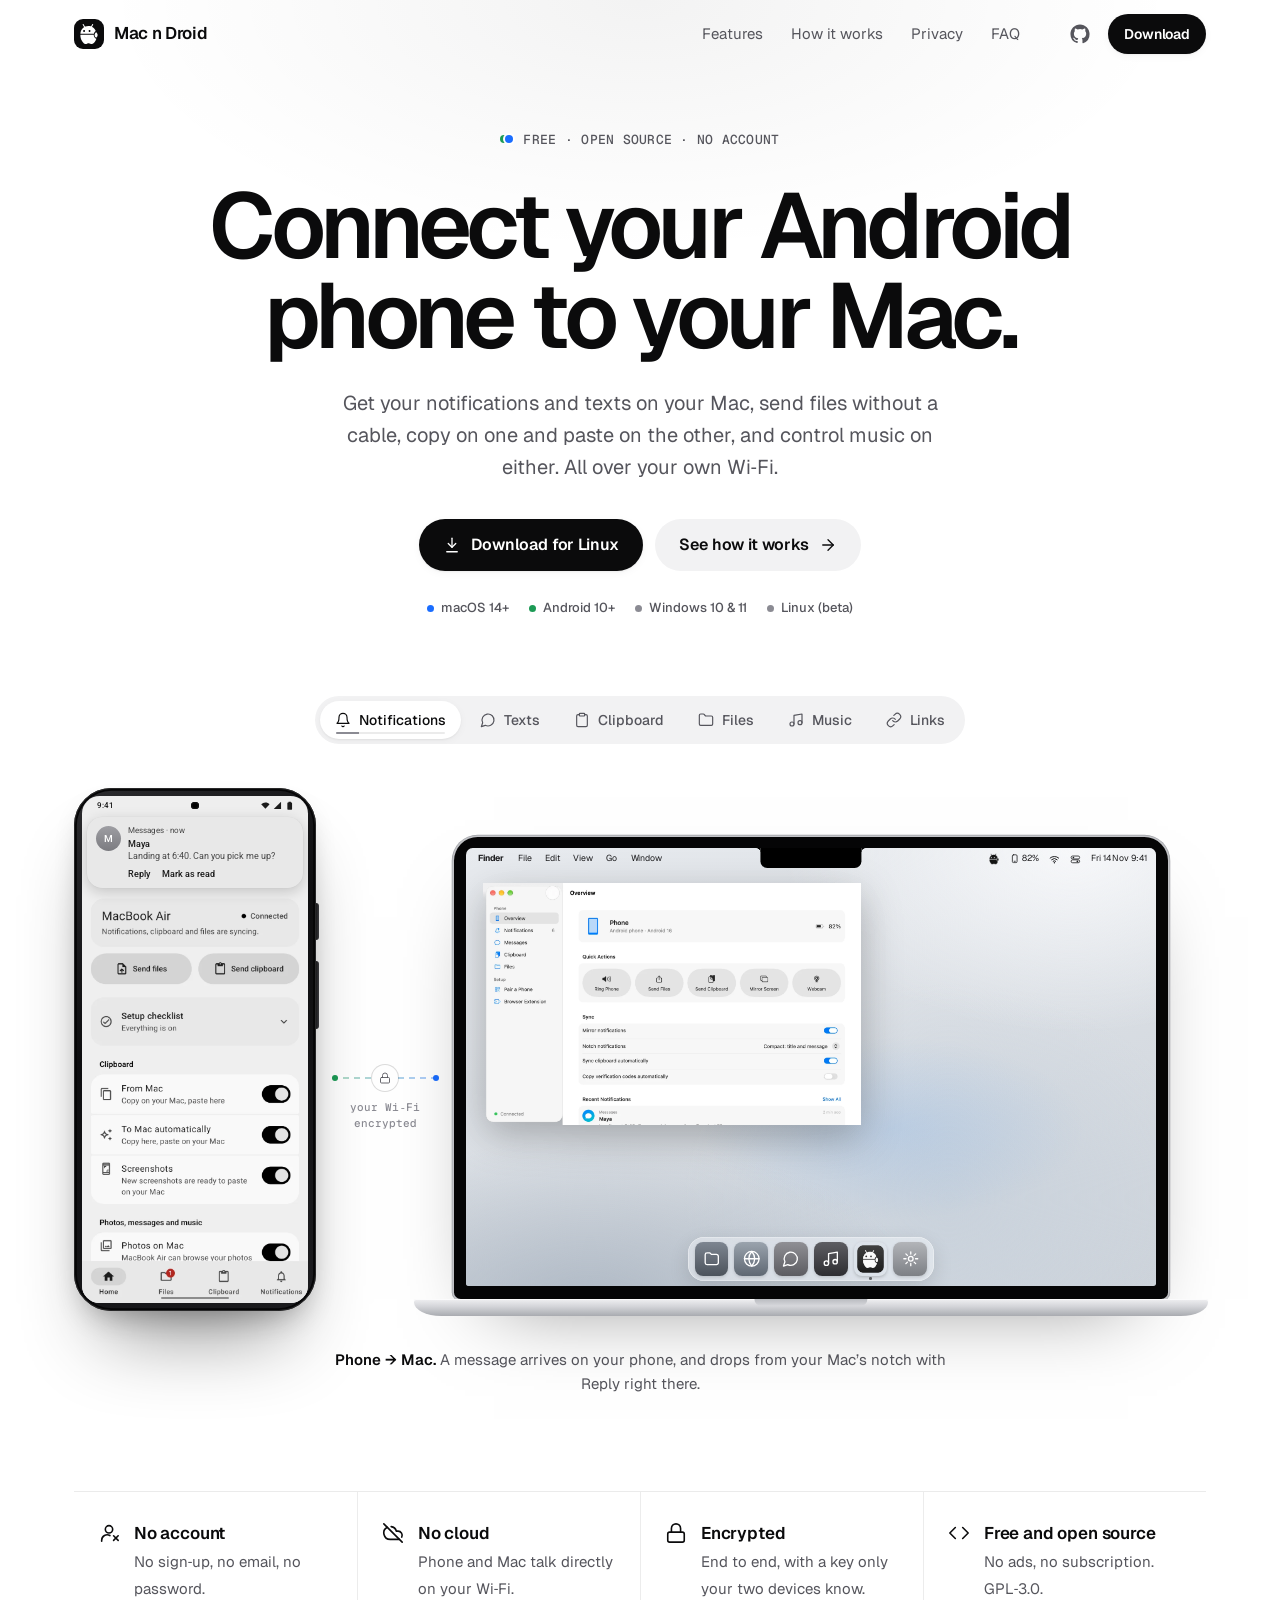
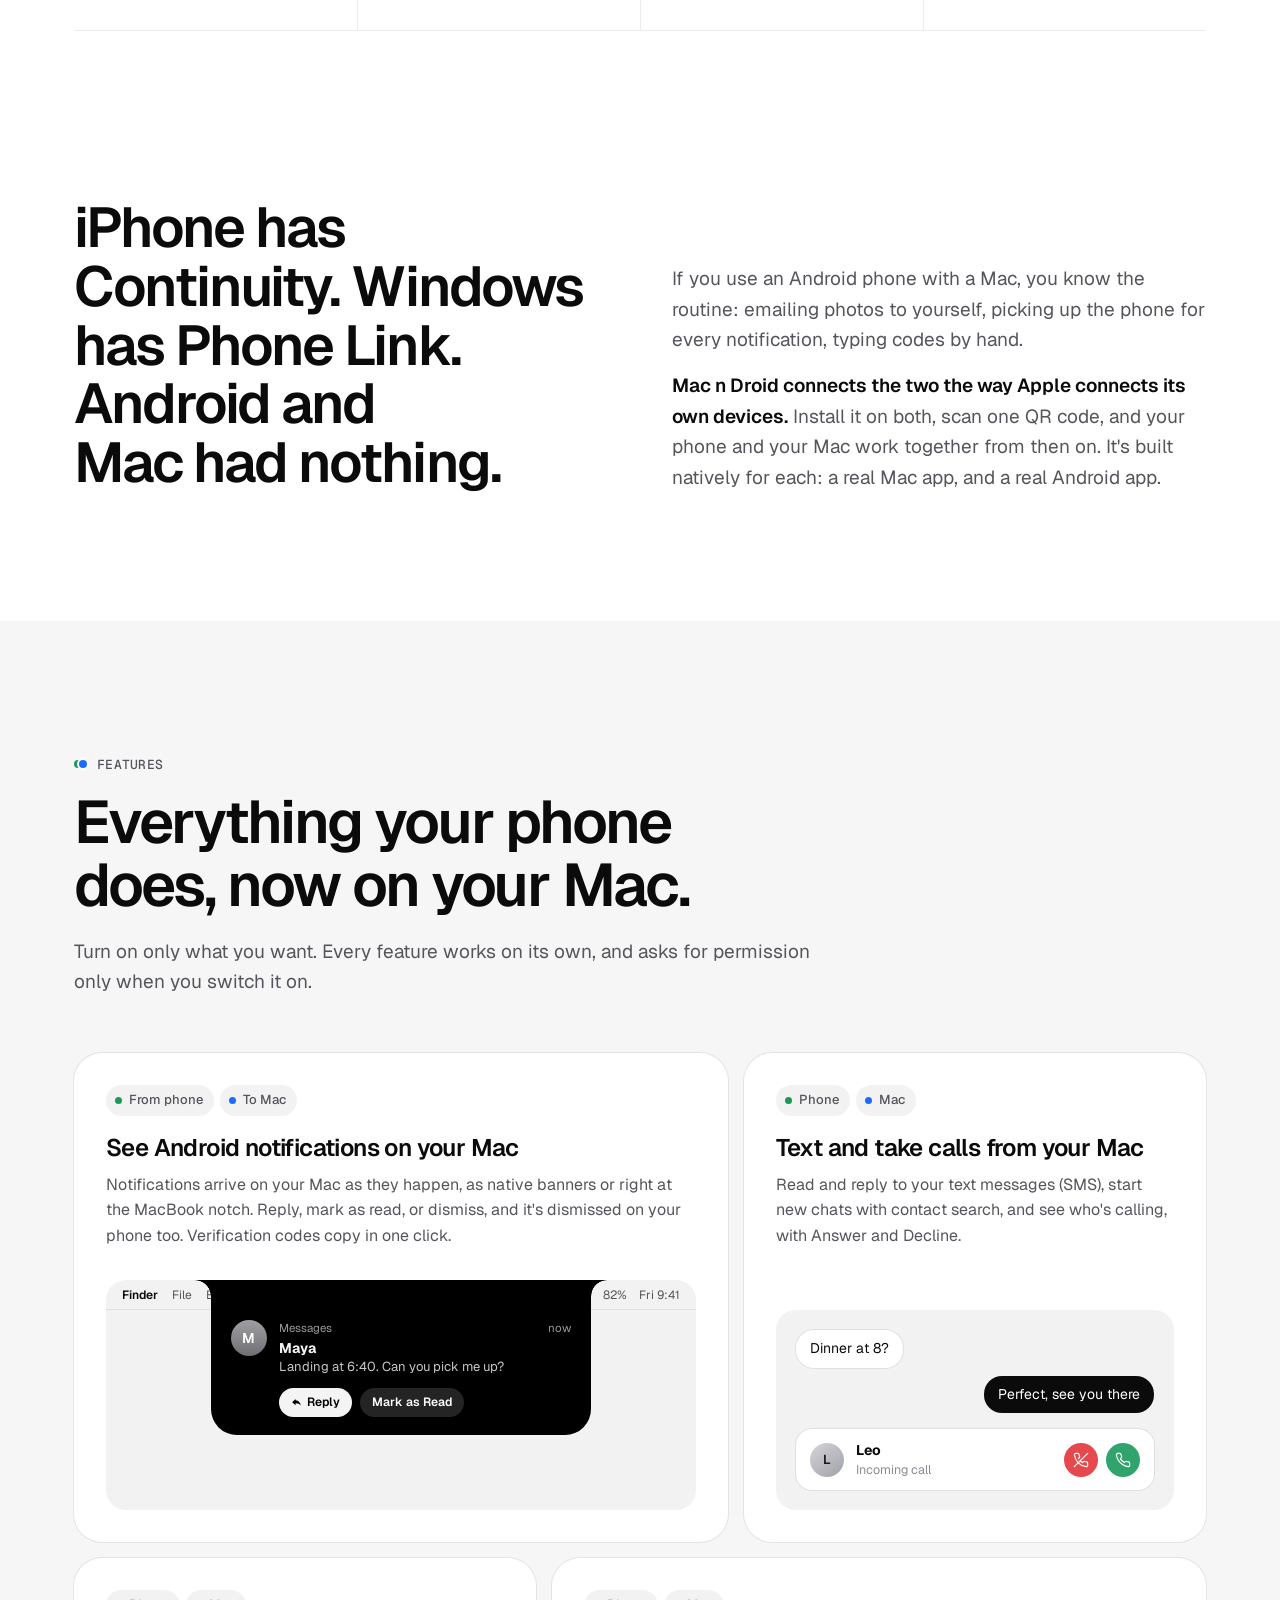
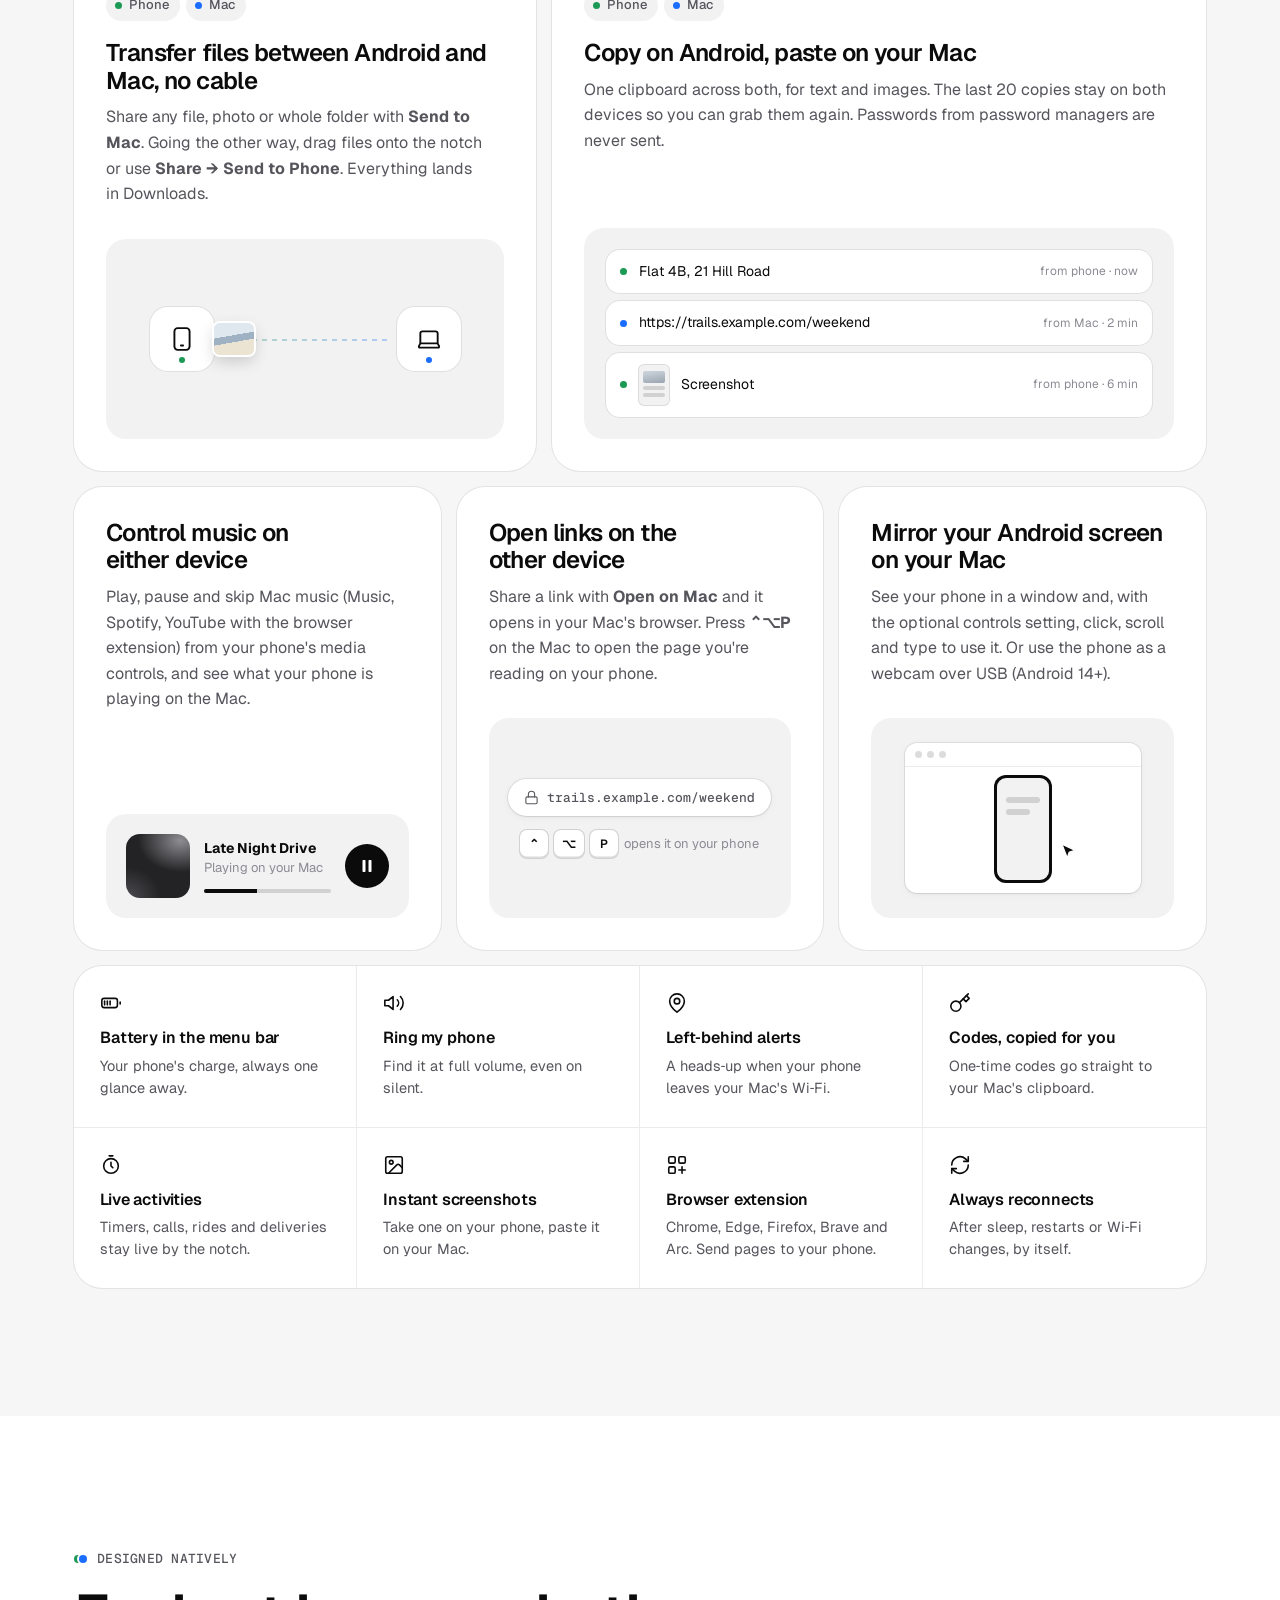
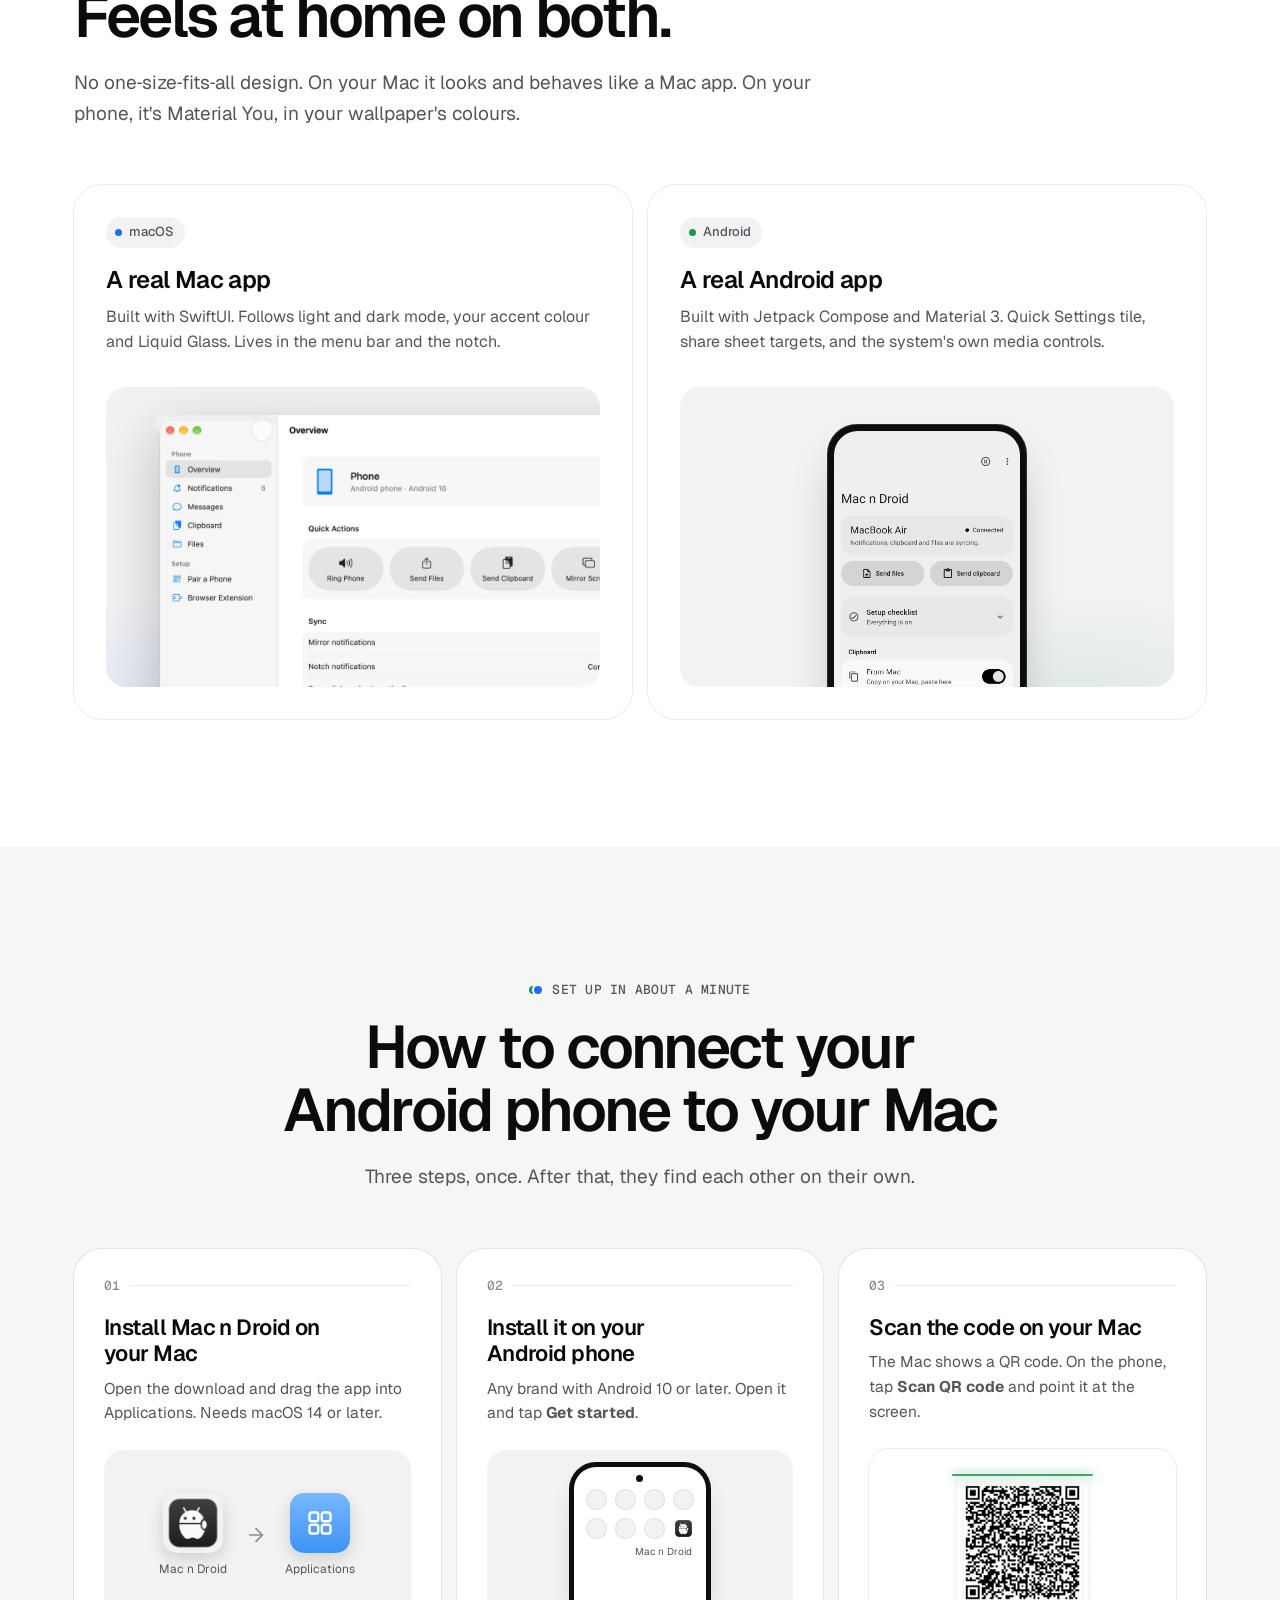
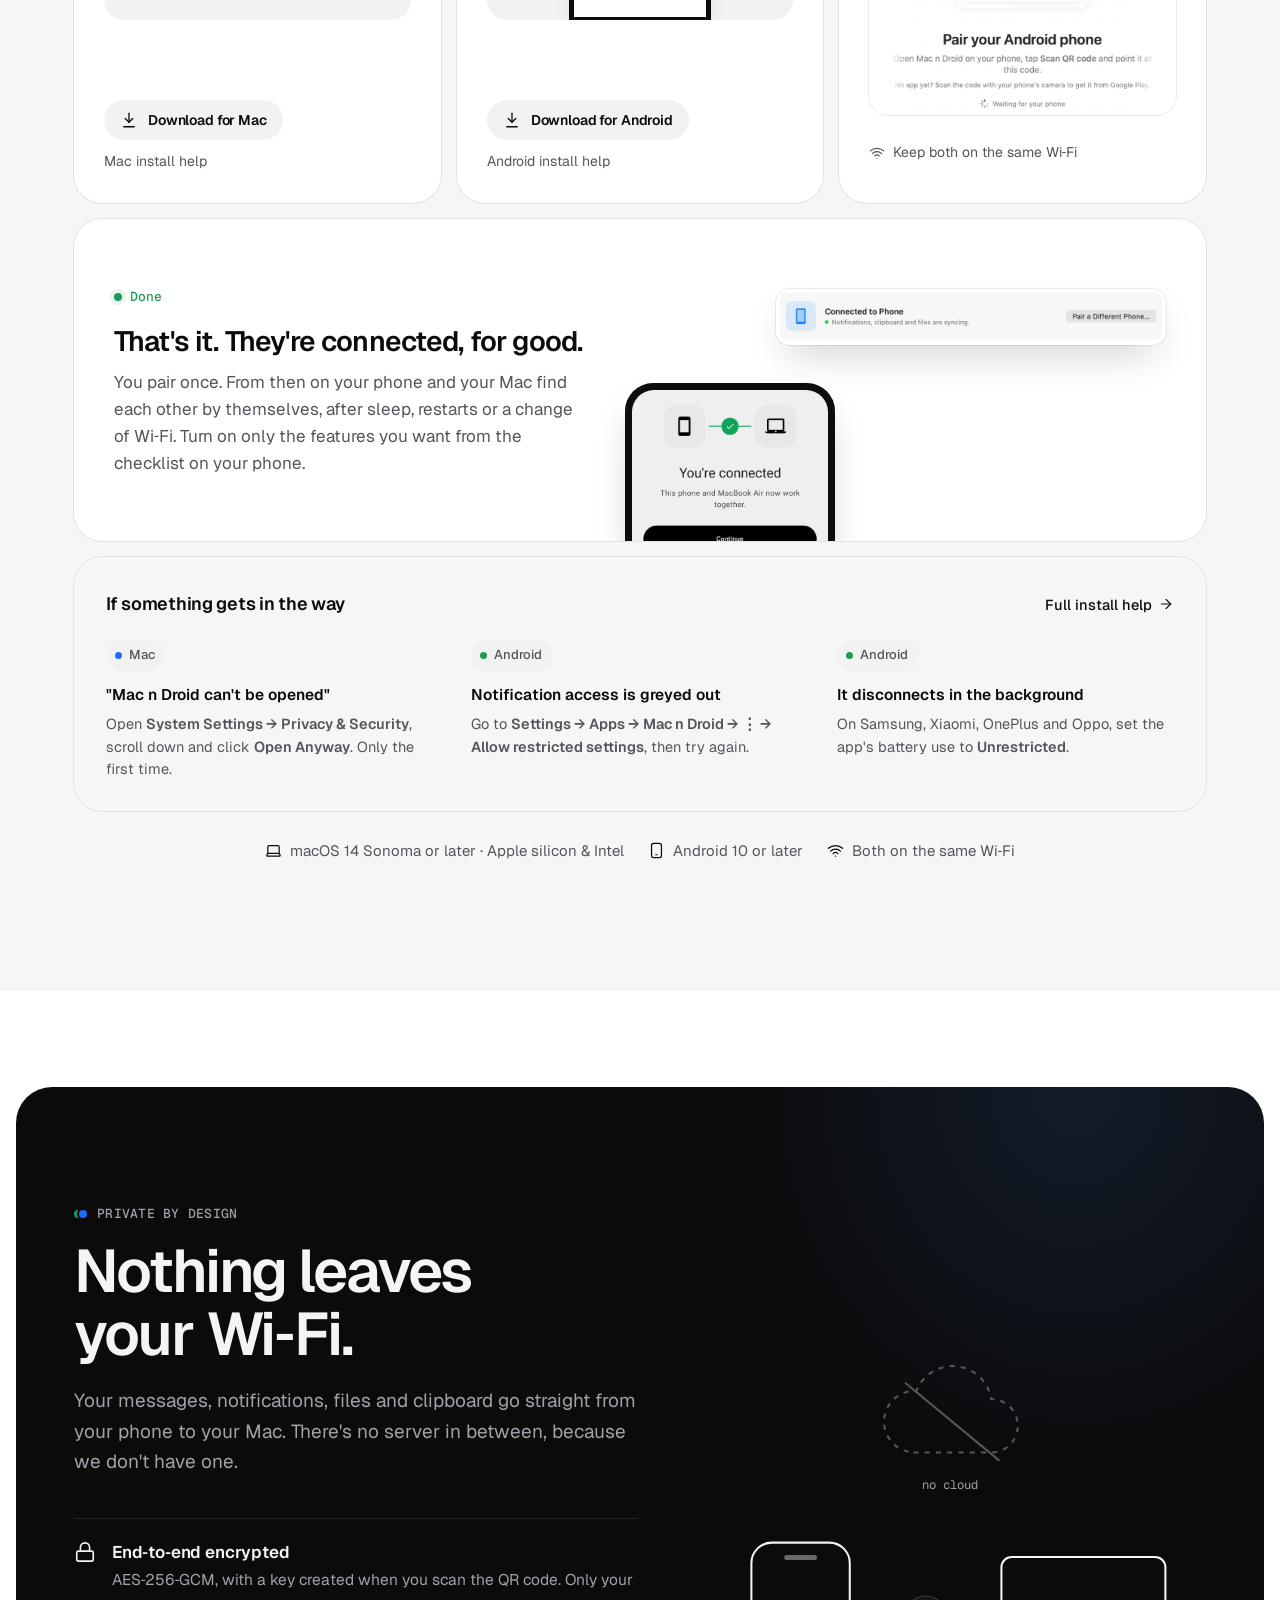
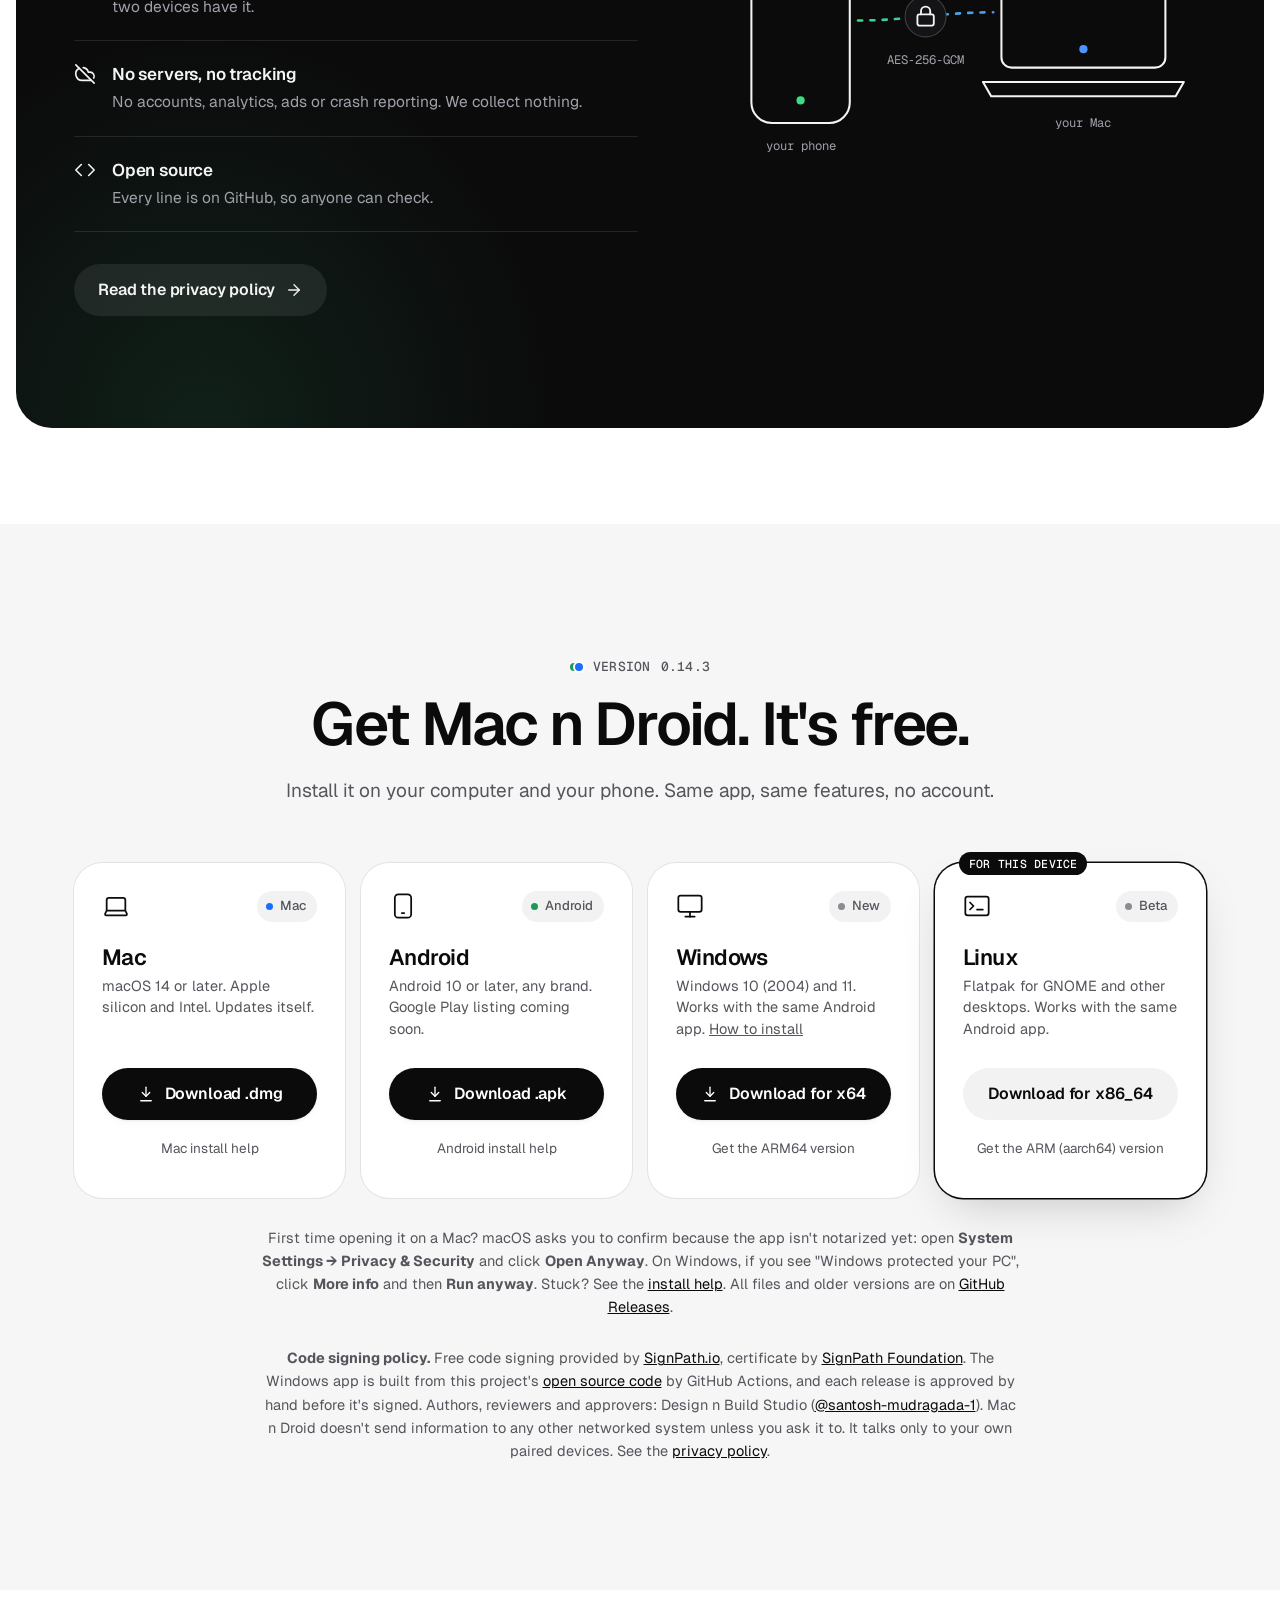
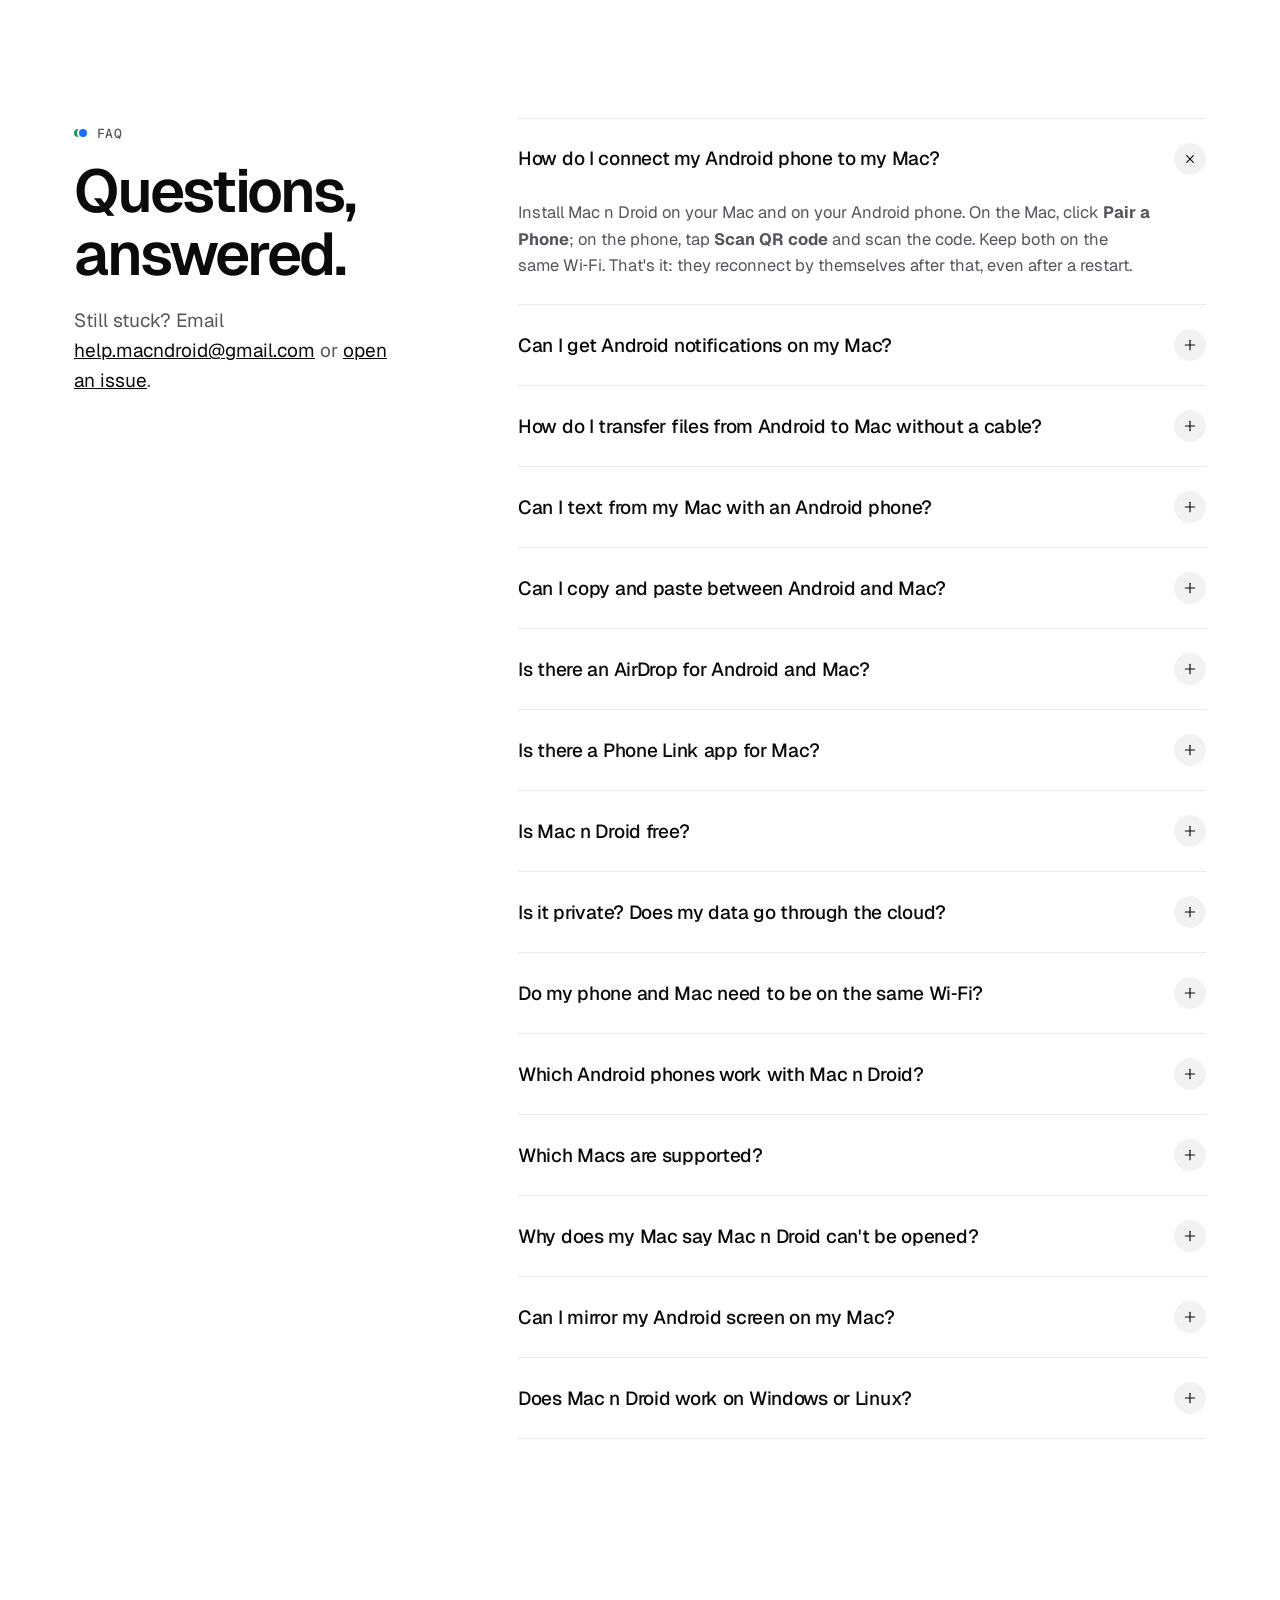
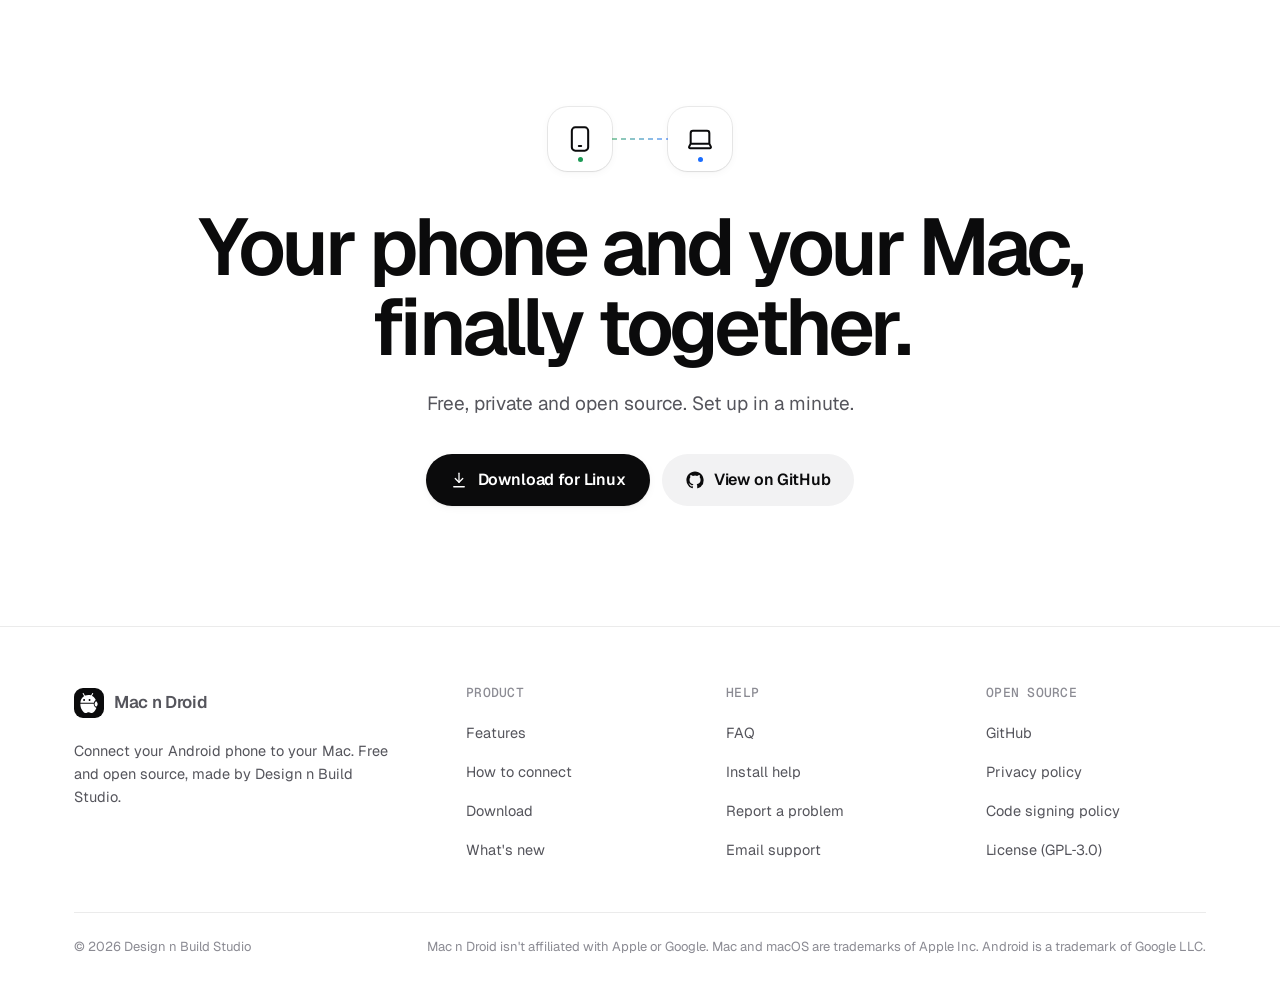
<file: site/index.html>
<!doctype html>
<html lang="en">
<head>
<meta charset="utf-8">
<meta name="viewport" content="width=device-width, initial-scale=1, viewport-fit=cover">
<title>Mac n Droid: Connect your Android phone to your Mac, free</title>
<meta name="description" content="Connect your Android phone to your Mac for free. Get Android notifications and texts on your Mac, transfer files without a cable, share one clipboard and control music. No account, no cloud.">
<link rel="canonical" href="https://design-n-build.github.io/mac-n-droid/">
<meta name="robots" content="index,follow,max-image-preview:large">
<meta name="theme-color" content="#ffffff" media="(prefers-color-scheme: light)">
<meta name="theme-color" content="#09090a" media="(prefers-color-scheme: dark)">
<meta name="color-scheme" content="light dark">
<link rel="icon" href="assets/favicon.svg" type="image/svg+xml">
<link rel="apple-touch-icon" href="assets/apple-touch-icon.png">

<meta property="og:type" content="website">
<meta property="og:site_name" content="Mac n Droid">
<meta property="og:title" content="Mac n Droid: Connect your Android phone to your Mac">
<meta property="og:description" content="Notifications, texts, files, clipboard and music between your Android phone and your Mac. Free, open source, no account.">
<meta property="og:url" content="https://design-n-build.github.io/mac-n-droid/">
<meta property="og:image" content="https://design-n-build.github.io/mac-n-droid/assets/og.png">
<meta property="og:image:width" content="1200">
<meta property="og:image:height" content="630">
<meta property="og:image:alt" content="An Android phone and a Mac connected by a dotted line, with the words Connect your Android phone to your Mac.">
<meta name="twitter:card" content="summary_large_image">

<link rel="preconnect" href="https://fonts.googleapis.com">
<link rel="preconnect" href="https://fonts.gstatic.com" crossorigin>
<link rel="stylesheet" href="https://fonts.googleapis.com/css2?family=Geist:wght@300..700&family=Geist+Mono:wght@500&family=Roboto:wght@400;500&display=swap">
<link rel="stylesheet" href="assets/site.css">
<link rel="stylesheet" href="assets/hero.css">

<script type="application/ld+json">
{
  "@context": "https://schema.org",
  "@graph": [
    {
      "@type": "Organization",
      "@id": "https://design-n-build.github.io/mac-n-droid/#org",
      "name": "Design n Build Studio",
      "email": "help.macndroid@gmail.com",
      "url": "https://design-n-build.github.io/mac-n-droid/",
      "sameAs": ["https://github.com/design-n-build"]
    },
    {
      "@type": "WebSite",
      "@id": "https://design-n-build.github.io/mac-n-droid/#site",
      "name": "Mac n Droid",
      "url": "https://design-n-build.github.io/mac-n-droid/",
      "publisher": {"@id": "https://design-n-build.github.io/mac-n-droid/#org"}
    },
    {
      "@type": "SoftwareApplication",
      "name": "Mac n Droid",
      "description": "Free, open-source app that connects an Android phone to a Mac: notifications, text messages, calls, file transfer, a shared clipboard, music controls and screen mirroring over your own Wi-Fi, with no account and no cloud.",
      "applicationCategory": "UtilitiesApplication",
      "operatingSystem": "macOS 14 or later, Android 10 or later, Windows 10 and 11, Linux (beta)",
      "softwareVersion": "0.14.3",
      "license": "https://www.gnu.org/licenses/gpl-3.0.html",
      "url": "https://design-n-build.github.io/mac-n-droid/",
      "downloadUrl": "https://github.com/design-n-build/mac-n-droid/releases/latest",
      "image": "https://design-n-build.github.io/mac-n-droid/assets/og.png",
      "isAccessibleForFree": true,
      "offers": {"@type": "Offer", "price": "0", "priceCurrency": "USD"},
      "featureList": ["Android notifications on Mac", "Text messages (SMS) from Mac", "Answer and decline calls from Mac", "Transfer files between Android and Mac without a cable", "Shared clipboard with history", "Control music on either device", "Open links on the other device", "Screen mirroring", "Phone as webcam", "Phone battery in the menu bar", "Ring your phone"],
      "publisher": {"@id": "https://design-n-build.github.io/mac-n-droid/#org"}
    },
    {
      "@type": "HowTo",
      "name": "How to connect your Android phone to your Mac",
      "totalTime": "PT2M",
      "tool": [{"@type": "HowToTool", "name": "Mac n Droid for Mac (free)"}, {"@type": "HowToTool", "name": "Mac n Droid for Android (free)"}],
      "step": [
        {"@type": "HowToStep", "position": 1, "name": "Install Mac n Droid on your Mac", "text": "Download Mac n Droid for Mac, open the file and drag the app to Applications. It needs macOS 14 or later."},
        {"@type": "HowToStep", "position": 2, "name": "Install Mac n Droid on your Android phone", "text": "Install Mac n Droid on your phone. It works on Android 10 or later, on any brand."},
        {"@type": "HowToStep", "position": 3, "name": "Scan the QR code", "text": "On the Mac, click Pair a Phone. On the phone, tap Scan QR code and point it at the code. Keep both on the same Wi-Fi. They're now connected and will reconnect by themselves."}
      ]
    },
    {
      "@type": "FAQPage",
      "mainEntity": [
        {"@type": "Question", "name": "How do I connect my Android phone to my Mac?", "acceptedAnswer": {"@type": "Answer", "text": "Install Mac n Droid on your Mac and on your Android phone. On the Mac, click Pair a Phone; on the phone, tap Scan QR code and scan the code. Keep both on the same Wi-Fi. That's it: they reconnect by themselves after that, even after a restart."}},
        {"@type": "Question", "name": "Can I get Android notifications on my Mac?", "acceptedAnswer": {"@type": "Answer", "text": "Yes. Your phone's notifications appear on your Mac as native banners, or drop down from the notch on a MacBook. You can reply, mark as read, and answer or decline calls. Dismiss a notification on the Mac and it's dismissed on the phone too."}},
        {"@type": "Question", "name": "How do I transfer files from Android to Mac without a cable?", "acceptedAnswer": {"@type": "Answer", "text": "On the phone, share any file or photo and choose Send to Mac, or use the Send files button or the Quick Settings tile. It lands in your Mac's Downloads folder over Wi-Fi. To send the other way, drag files or folders onto the Mac n Droid window or the notch, or use Share, then Send to Phone, in Finder and other apps."}},
        {"@type": "Question", "name": "Can I text from my Mac with an Android phone?", "acceptedAnswer": {"@type": "Answer", "text": "Yes. You can read and reply to your text messages (SMS) from your Mac and start new conversations with contact search. Your phone still sends them, from your own number."}},
        {"@type": "Question", "name": "Can I copy and paste between Android and Mac?", "acceptedAnswer": {"@type": "Answer", "text": "Yes. Copy text or an image on one and paste it on the other. The last 20 things you copied are kept on both devices, so you can copy them again. Passwords from password managers are never sent."}},
        {"@type": "Question", "name": "Is there an AirDrop for Android and Mac?", "acceptedAnswer": {"@type": "Answer", "text": "AirDrop only works between Apple devices. Mac n Droid gives you the same idea between Android and a Mac: send files, photos, whole folders and links in a couple of taps, directly over your own Wi-Fi."}},
        {"@type": "Question", "name": "Is there a Phone Link app for Mac?", "acceptedAnswer": {"@type": "Answer", "text": "Microsoft Phone Link only runs on Windows. Mac n Droid brings the same kind of connection to the Mac: notifications, texts, calls, files, clipboard, music and screen mirroring, between your Android phone and your Mac."}},
        {"@type": "Question", "name": "Is Mac n Droid free?", "acceptedAnswer": {"@type": "Answer", "text": "Yes, completely. There are no ads, no subscription and no account. Mac n Droid is open source under the GNU GPL v3.0 license, and all of its code is on GitHub."}},
        {"@type": "Question", "name": "Is it private? Does my data go through the cloud?", "acceptedAnswer": {"@type": "Answer", "text": "No cloud is involved. Your phone and your Mac talk directly to each other on your Wi-Fi, encrypted end to end with AES-256-GCM using a key created when you scan the QR code. Mac n Droid has no servers and collects nothing."}},
        {"@type": "Question", "name": "Do my phone and Mac need to be on the same Wi-Fi?", "acceptedAnswer": {"@type": "Answer", "text": "Yes. Mac n Droid connects the two directly over your local network, which is why nothing has to go over the internet. Leave the Wi-Fi and it can tell you, so you don't leave your phone behind."}},
        {"@type": "Question", "name": "Which Android phones work with Mac n Droid?", "acceptedAnswer": {"@type": "Answer", "text": "Any phone with Android 10 or later, including Google Pixel, Samsung Galaxy, OnePlus, Xiaomi, Oppo, Motorola and Nothing. On some brands, set the app's battery use to Unrestricted so it stays connected."}},
        {"@type": "Question", "name": "Which Macs are supported?", "acceptedAnswer": {"@type": "Answer", "text": "Any Mac with macOS 14 Sonoma or later, with Apple silicon or an Intel processor. On MacBooks with a notch, notifications and live activities can appear right at the notch."}},
        {"@type": "Question", "name": "Why does my Mac say Mac n Droid can't be opened?", "acceptedAnswer": {"@type": "Answer", "text": "The Mac app isn't notarized by Apple yet, so macOS asks you to confirm the first time. Open System Settings, then Privacy & Security, scroll down and click Open Anyway. You only need to do this once."}},
        {"@type": "Question", "name": "Can I mirror my Android screen on my Mac?", "acceptedAnswer": {"@type": "Answer", "text": "Yes. See your phone's screen in a window on your Mac, and with the optional clipboard and controls setting, click, scroll and type to use the phone from your Mac. You can also use your phone as a webcam over USB on Android 14 or later."}},
        {"@type": "Question", "name": "Does Mac n Droid work on Windows or Linux?", "acceptedAnswer": {"@type": "Answer", "text": "Yes. There's a Windows app for Windows 10 and 11, and a Linux app (in beta) for GNOME and other desktops, with the same features and the same Android app."}}
      ]
    }
  ]
}
</script>
</head>
<body>
<svg width="0" height="0" style="position:absolute" aria-hidden="true">
  <symbol id="mark" viewBox="118 96 360 360"><path fill="currentColor" d="M373.097 287.848C374.916 287.848 376.31 289.453 376.17 291.267C376.056 292.75 375.998 294.247 375.998 295.754C375.998 321.005 392.293 343.097 416.629 355.178C417.977 355.847 418.667 357.382 418.151 358.795C416.341 363.755 412.739 372.245 409.022 379.052C387.985 417.578 375.998 431.748 347.695 438.021C325.878 442.855 323.32 425.534 291.872 425.44C271.429 425.38 257.681 441.223 235.263 438.021C218.751 435.662 212.048 426.004 201.455 413.646C155.7 360.266 156.401 303.218 157.207 290.47C157.303 288.955 158.567 287.848 160.085 287.848H373.097ZM198.327 114.072C202.153 111.863 207.047 113.174 209.256 117L230.637 154.033C231.416 155.383 233.097 155.907 234.522 155.275C235.51 154.835 236.505 154.408 237.505 153.994C253.244 147.475 270.114 144.119 287.15 144.119C301.513 144.119 315.757 146.506 329.305 151.161C330.683 151.634 332.212 151.082 332.941 149.82L351.891 117C354.1 113.174 358.992 111.864 362.818 114.072C366.644 116.281 367.956 121.174 365.747 125L348.005 155.728C347.148 157.213 347.709 159.11 349.215 159.931C360.093 165.857 370.09 173.322 378.883 182.115C390.929 194.162 400.485 208.464 407.005 224.203C407.096 224.424 407.187 224.645 407.277 224.866C407.813 226.182 407.316 227.682 406.146 228.488C390.793 239.067 380.086 254.133 376.947 271.264C376.677 272.739 375.416 273.849 373.916 273.849H160.421C158.764 273.849 157.417 272.505 157.456 270.849C157.826 254.835 161.159 239.018 167.296 224.203C173.815 208.464 183.372 194.162 195.418 182.115C201.576 175.957 208.323 170.451 215.551 165.667C216.895 164.778 217.338 162.998 216.532 161.602L195.399 125C193.191 121.174 194.502 116.282 198.327 114.072ZM307.295 212.255C298.618 212.255 291.584 219.289 291.584 227.966C291.584 236.643 298.618 243.677 307.295 243.677C315.972 243.677 323.006 236.643 323.006 227.966C323.006 219.289 315.972 212.255 307.295 212.255ZM217.72 211.572C209.043 211.572 202.009 218.606 202.009 227.283C202.009 235.96 209.043 242.994 217.72 242.994C226.397 242.994 233.43 235.96 233.431 227.283C233.431 218.606 226.397 211.572 217.72 211.572Z"/><path fill="currentColor" d="M409.695 249.9C412.483 247.564 416.519 247.564 419.307 249.9C431.346 259.989 439.001 275.136 439.001 292.072C439.001 309.008 431.346 324.155 419.307 334.244C416.519 336.581 412.483 336.581 409.695 334.244C397.656 324.155 390.001 309.008 390.001 292.072C390.001 275.136 397.656 259.989 409.695 249.9Z"/></symbol>
  <symbol id="i-bell" viewBox="0 0 24 24"><path d="M6 8a6 6 0 0 1 12 0c0 7 3 9 3 9H3s3-2 3-9"/><path d="M10.3 21a1.94 1.94 0 0 0 3.4 0"/></symbol>
  <symbol id="i-msg" viewBox="0 0 24 24"><path d="M7.9 20A9 9 0 1 0 4 16.1L2 22Z"/></symbol>
  <symbol id="i-clip" viewBox="0 0 24 24"><rect width="8" height="4" x="8" y="2" rx="1"/><path d="M16 4h2a2 2 0 0 1 2 2v14a2 2 0 0 1-2 2H6a2 2 0 0 1-2-2V6a2 2 0 0 1 2-2h2"/></symbol>
  <symbol id="i-file" viewBox="0 0 24 24"><path d="M15 2H6a2 2 0 0 0-2 2v16a2 2 0 0 0 2 2h12a2 2 0 0 0 2-2V7Z"/><path d="M14 2v4a2 2 0 0 0 2 2h4"/></symbol>
  <symbol id="i-folder" viewBox="0 0 24 24"><path d="M20 20a2 2 0 0 0 2-2V8a2 2 0 0 0-2-2h-7.9a2 2 0 0 1-1.69-.9L9.6 3.9A2 2 0 0 0 7.93 3H4a2 2 0 0 0-2 2v13a2 2 0 0 0 2 2Z"/></symbol>
  <symbol id="i-music" viewBox="0 0 24 24"><path d="M9 18V5l12-2v13"/><circle cx="6" cy="18" r="3"/><circle cx="18" cy="16" r="3"/></symbol>
  <symbol id="i-link" viewBox="0 0 24 24"><path d="M10 13a5 5 0 0 0 7.54.54l3-3a5 5 0 0 0-7.07-7.07l-1.72 1.71"/><path d="M14 11a5 5 0 0 0-7.54-.54l-3 3a5 5 0 0 0 7.07 7.07l1.71-1.71"/></symbol>
  <symbol id="i-lock" viewBox="0 0 24 24"><rect width="18" height="11" x="3" y="11" rx="2"/><path d="M7 11V7a5 5 0 0 1 10 0v4"/></symbol>
  <symbol id="i-wifi" viewBox="0 0 24 24"><path d="M12 20h.01"/><path d="M2 8.82a15 15 0 0 1 20 0"/><path d="M5 12.86a10 10 0 0 1 14 0"/><path d="M8.5 16.43a5 5 0 0 1 7 0"/></symbol>
  <symbol id="i-down" viewBox="0 0 24 24"><path d="M12 3v12"/><path d="m7 10 5 5 5-5"/><path d="M5 21h14"/></symbol>
  <symbol id="i-arrow" viewBox="0 0 24 24"><path d="M5 12h14"/><path d="m12 5 7 7-7 7"/></symbol>
  <symbol id="i-check" viewBox="0 0 24 24"><path d="M20 6 9 17l-5-5"/></symbol>
  <symbol id="i-plus" viewBox="0 0 24 24"><path d="M5 12h14"/><path d="M12 5v14"/></symbol>
  <symbol id="i-laptop" viewBox="0 0 24 24"><path d="M20 16V7a2 2 0 0 0-2-2H6a2 2 0 0 0-2 2v9m16 0H4m16 0 1.28 2.55a1 1 0 0 1-.9 1.45H3.62a1 1 0 0 1-.9-1.45L4 16"/></symbol>
  <symbol id="i-phone" viewBox="0 0 24 24"><rect width="14" height="20" x="5" y="2" rx="3"/><path d="M11 18h2"/></symbol>
  <symbol id="i-monitor" viewBox="0 0 24 24"><rect width="20" height="14" x="2" y="3" rx="2"/><path d="M8 21h8"/><path d="M12 17v4"/></symbol>
  <symbol id="i-term" viewBox="0 0 24 24"><rect width="20" height="16" x="2" y="4" rx="2"/><path d="m6 9 3 3-3 3"/><path d="M12 15h5"/></symbol>
  <symbol id="i-cam" viewBox="0 0 24 24"><circle cx="12" cy="10" r="7"/><circle cx="12" cy="10" r="2.5"/><path d="M8 21h8"/><path d="M12 17v4"/></symbol>
  <symbol id="i-batt" viewBox="0 0 24 24"><rect x="2" y="7" width="17" height="10" rx="2.5"/><path d="M22 11v2"/><path d="M5 10v4"/><path d="M8 10v4"/><path d="M11 10v4"/></symbol>
  <symbol id="i-ring" viewBox="0 0 24 24"><path d="M11 5 6 9H2v6h4l5 4V5z"/><path d="M15.54 8.46a5 5 0 0 1 0 7.07"/><path d="M19.07 4.93a10 10 0 0 1 0 14.14"/></symbol>
  <symbol id="i-pin" viewBox="0 0 24 24"><path d="M20 10c0 6-8 12-8 12s-8-6-8-12a8 8 0 0 1 16 0Z"/><circle cx="12" cy="10" r="3"/></symbol>
  <symbol id="i-key" viewBox="0 0 24 24"><circle cx="7.5" cy="15.5" r="5.5"/><path d="m21 2-9.6 9.6"/><path d="m15.5 7.5 3 3L22 7l-3-3"/></symbol>
  <symbol id="i-img" viewBox="0 0 24 24"><rect width="18" height="18" x="3" y="3" rx="2"/><circle cx="9" cy="9" r="2"/><path d="m21 15-3.09-3.09a2 2 0 0 0-2.82 0L6 21"/></symbol>
  <symbol id="i-timer" viewBox="0 0 24 24"><circle cx="12" cy="13" r="8"/><path d="M12 9v4l2 2"/><path d="M10 2h4"/></symbol>
  <symbol id="i-ext" viewBox="0 0 24 24"><rect x="3" y="3" width="7" height="7" rx="1.5"/><rect x="14" y="3" width="7" height="7" rx="1.5"/><rect x="3" y="14" width="7" height="7" rx="1.5"/><path d="M17.5 14v7"/><path d="M14 17.5h7"/></symbol>
  <symbol id="i-refresh" viewBox="0 0 24 24"><path d="M21 12a9 9 0 0 1-15 6.7L3 16"/><path d="M3 12a9 9 0 0 1 15-6.7L21 8"/><path d="M21 3v5h-5"/><path d="M3 21v-5h5"/></symbol>
  <symbol id="i-cloudoff" viewBox="0 0 24 24"><path d="m2 2 20 20"/><path d="M5.78 5.78A7 7 0 0 0 9 19h8.5a4.5 4.5 0 0 0 1.31-.19"/><path d="M21.53 16.5A4.5 4.5 0 0 0 17.5 10h-1.79A7 7 0 0 0 10 5.07"/></symbol>
  <symbol id="i-user" viewBox="0 0 24 24"><circle cx="12" cy="8" r="4"/><path d="M4 21v-1a6 6 0 0 1 9-5.2"/><path d="m17 15 5 5"/><path d="m22 15-5 5"/></symbol>
  <symbol id="i-code" viewBox="0 0 24 24"><path d="m16 18 6-6-6-6"/><path d="m8 6-6 6 6 6"/></symbol>
  <symbol id="i-shield" viewBox="0 0 24 24"><path d="M20 13c0 5-3.5 7.5-7.66 8.95a1 1 0 0 1-.67-.01C7.5 20.5 4 18 4 13V6a1 1 0 0 1 1-1c2 0 4.5-1.2 6.24-2.72a1.17 1.17 0 0 1 1.52 0C14.51 3.81 17 5 19 5a1 1 0 0 1 1 1z"/><path d="m9 12 2 2 4-4"/></symbol>
  <symbol id="i-github" viewBox="0 0 24 24"><path fill="currentColor" stroke="none" d="M12 .5C5.65.5.5 5.65.5 12a11.5 11.5 0 0 0 7.86 10.92c.58.1.79-.25.79-.56v-2c-3.2.7-3.87-1.37-3.87-1.37-.53-1.33-1.28-1.69-1.28-1.69-1.05-.72.08-.7.08-.7 1.16.08 1.77 1.19 1.77 1.19 1.03 1.77 2.7 1.26 3.36.96.1-.75.4-1.26.73-1.55-2.55-.29-5.24-1.28-5.24-5.69 0-1.26.45-2.29 1.19-3.1-.12-.29-.52-1.46.11-3.05 0 0 .97-.31 3.17 1.18a11 11 0 0 1 5.77 0c2.2-1.49 3.17-1.18 3.17-1.18.63 1.59.23 2.76.11 3.05.74.81 1.19 1.84 1.19 3.1 0 4.42-2.7 5.4-5.26 5.68.41.36.78 1.06.78 2.14v3.17c0 .31.21.67.8.56A11.5 11.5 0 0 0 23.5 12C23.5 5.65 18.35.5 12 .5Z"/></symbol>
  <symbol id="i-send" viewBox="0 0 24 24"><path d="M12 19V5"/><path d="m5 12 7-7 7 7"/></symbol>
  <symbol id="i-play" viewBox="0 0 24 24"><path fill="currentColor" stroke="none" d="M7 4.5v15a1 1 0 0 0 1.5.86l12.5-7.5a1 1 0 0 0 0-1.72L8.5 3.64A1 1 0 0 0 7 4.5Z"/></symbol>
  <symbol id="i-pause" viewBox="0 0 24 24"><rect fill="currentColor" stroke="none" x="6" y="4" width="4" height="16" rx="1"/><rect fill="currentColor" stroke="none" x="14" y="4" width="4" height="16" rx="1"/></symbol>
  <symbol id="i-prev" viewBox="0 0 24 24"><path fill="currentColor" stroke="none" d="M19 20 9 12l10-8v16Z"/><path d="M5 19V5"/></symbol>
  <symbol id="i-next" viewBox="0 0 24 24"><path fill="currentColor" stroke="none" d="m5 4 10 8-10 8V4Z"/><path d="M19 5v14"/></symbol>
  <symbol id="i-copy" viewBox="0 0 24 24"><rect width="14" height="14" x="8" y="8" rx="2"/><path d="M4 16c-1.1 0-2-.9-2-2V4c0-1.1.9-2 2-2h10c1.1 0 2 .9 2 2"/></symbol>
  <symbol id="i-globe" viewBox="0 0 24 24"><circle cx="12" cy="12" r="10"/><path d="M2 12h20"/><path d="M12 2a15.3 15.3 0 0 1 4 10 15.3 15.3 0 0 1-4 10 15.3 15.3 0 0 1-4-10 15.3 15.3 0 0 1 4-10z"/></symbol>
  <symbol id="i-callx" viewBox="0 0 24 24"><path d="M10.7 13.3a16 16 0 0 0 3.4 2.6l1.3-1.3a2 2 0 0 1 2.1-.4c.9.3 1.8.6 2.8.7a2 2 0 0 1 1.7 2v3a2 2 0 0 1-2.2 2A19.8 19.8 0 0 1 2.1 4.2 2 2 0 0 1 4.1 2h3a2 2 0 0 1 2 1.7c.1 1 .4 1.9.7 2.8a2 2 0 0 1-.4 2.1L8 9.9"/><path d="m22 2-20 20"/></symbol>
  <symbol id="i-call" viewBox="0 0 24 24"><path d="M22 16.9v3a2 2 0 0 1-2.2 2 19.8 19.8 0 0 1-8.6-3.1 19.5 19.5 0 0 1-6-6A19.8 19.8 0 0 1 2.1 4.2 2 2 0 0 1 4.1 2h3a2 2 0 0 1 2 1.7c.1 1 .4 1.9.7 2.8a2 2 0 0 1-.4 2.1L8 9.9a16 16 0 0 0 6 6l1.3-1.3a2 2 0 0 1 2.1-.4c.9.3 1.8.6 2.8.7a2 2 0 0 1 1.7 2z"/></symbol>
  <symbol id="i-cursor" viewBox="0 0 24 24"><path fill="currentColor" stroke="var(--raise)" stroke-width="1.5" d="M4 3l7 18 2.5-7.5L21 11z"/></symbol>
  <symbol id="i-reply" viewBox="0 0 24 24"><path d="M9 17 4 12l5-5"/><path d="M20 18v-2a4 4 0 0 0-4-4H4"/></symbol>
  <symbol id="a-wifi" viewBox="0 0 24 24"><path d="M12 21 .5 8.6A17 17 0 0 1 12 4c4.4 0 8.4 1.7 11.5 4.6Z"/></symbol>
  <symbol id="a-cell" viewBox="0 0 24 24"><path d="M2 22 22 2v20Z"/></symbol>
  <symbol id="a-batt" viewBox="0 0 24 24"><path d="M9 2h6v2h1.5A1.5 1.5 0 0 1 18 5.5v15a1.5 1.5 0 0 1-1.5 1.5h-9A1.5 1.5 0 0 1 6 20.5v-15A1.5 1.5 0 0 1 7.5 4H9Z"/></symbol>
  <symbol id="a-home" viewBox="0 0 24 24"><path d="M10 20v-6h4v6h5v-8h3L12 3 2 12h3v8z"/></symbol>
  <symbol id="a-tune" viewBox="0 0 24 24"><path d="M3 17v2h6v-2H3zM3 5v2h10V5H3zm10 16v-2h8v-2h-8v-2h-2v6h2zM7 9v2H3v2h4v2h2V9H7zm14 4v-2H11v2h10zm-6-4h2V7h4V5h-4V3h-2v6z"/></symbol>
  <symbol id="a-more" viewBox="0 0 24 24"><path d="M12 8a2 2 0 1 0 0-4 2 2 0 0 0 0 4zm0 2a2 2 0 1 0 0 4 2 2 0 0 0 0-4zm0 6a2 2 0 1 0 0 4 2 2 0 0 0 0-4z"/></symbol>
  <symbol id="a-back" viewBox="0 0 24 24"><path d="M20 11H7.83l5.59-5.59L12 4l-8 8 8 8 1.41-1.41L7.83 13H20v-2z"/></symbol>
  <symbol id="a-call" viewBox="0 0 24 24"><path d="M20 15.5c-1.25 0-2.45-.2-3.57-.57a1 1 0 0 0-1.02.24l-2.2 2.2a15.07 15.07 0 0 1-6.59-6.59l2.2-2.21a.96.96 0 0 0 .25-1A11.36 11.36 0 0 1 8.5 4a1 1 0 0 0-1-1H4a1 1 0 0 0-1 1 17 17 0 0 0 17 17 1 1 0 0 0 1-1v-3.5a1 1 0 0 0-1-1z"/></symbol>
  <symbol id="a-plus" viewBox="0 0 24 24"><path d="M19 13h-6v6h-2v-6H5v-2h6V5h2v6h6v2z"/></symbol>
  <symbol id="a-mic" viewBox="0 0 24 24"><path d="M12 14a3 3 0 0 0 3-3V5a3 3 0 0 0-6 0v6a3 3 0 0 0 3 3zm5.3-3c0 3-2.54 5.1-5.3 5.1S6.7 14 6.7 11H5c0 3.41 2.72 6.23 6 6.72V21h2v-3.28c3.28-.48 6-3.3 6-6.72h-1.7z"/></symbol>
  <symbol id="a-edit" viewBox="0 0 24 24"><path d="M3 17.25V21h3.75L17.81 9.94l-3.75-3.75L3 17.25zM20.71 7.04a1 1 0 0 0 0-1.41l-2.34-2.34a1 1 0 0 0-1.41 0l-1.83 1.83 3.75 3.75 1.83-1.83z"/></symbol>
  <symbol id="a-copy" viewBox="0 0 24 24"><path d="M16 1H4a2 2 0 0 0-2 2v14h2V3h12V1zm3 4H8a2 2 0 0 0-2 2v14a2 2 0 0 0 2 2h11a2 2 0 0 0 2-2V7a2 2 0 0 0-2-2zm0 16H8V7h11v14z"/></symbol>
  <symbol id="a-laptop" viewBox="0 0 24 24"><path fill="currentColor" d="M20 18a2 2 0 0 0 2-2V5a2 2 0 0 0-2-2H4a2 2 0 0 0-2 2v11a2 2 0 0 0 2 2H0a2 2 0 0 0 2 2h20a2 2 0 0 0 2-2h-4zM4 5h16v11H4V5zm8 14a1 1 0 1 1 0-2 1 1 0 0 1 0 2z"/></symbol>
  <symbol id="a-chat" viewBox="0 0 24 24"><path fill="currentColor" d="M20 2H4a2 2 0 0 0-2 2v18l4-4h14a2 2 0 0 0 2-2V4a2 2 0 0 0-2-2z"/></symbol>
  <symbol id="a-mail" viewBox="0 0 24 24"><path fill="currentColor" d="M20 4H4a2 2 0 0 0-2 2v12a2 2 0 0 0 2 2h16a2 2 0 0 0 2-2V6a2 2 0 0 0-2-2zm0 4-8 5-8-5V6l8 5 8-5v2z"/></symbol>
  <symbol id="a-prev" viewBox="0 0 24 24"><path d="M6 6h2v12H6zm3.5 6 8.5 6V6z"/></symbol>
  <symbol id="a-next" viewBox="0 0 24 24"><path d="M6 18l8.5-6L6 6v12zM16 6v12h2V6h-2z"/></symbol>
  <symbol id="a-pause" viewBox="0 0 24 24"><path d="M6 19h4V5H6v14zm8-14v14h4V5h-4z"/></symbol>
  <symbol id="a-play" viewBox="0 0 24 24"><path d="M8 5v14l11-7z"/></symbol>
  <symbol id="m-phone" viewBox="0 0 24 24"><g fill="none" stroke="currentColor" stroke-width="2" stroke-linecap="round"><rect x="6" y="2" width="12" height="20" rx="3"/><path d="M10.5 18.5h3"/></g></symbol>
  <symbol id="m-wifi" viewBox="0 0 24 24"><g fill="none" stroke="currentColor" stroke-width="2.2" stroke-linecap="round"><path d="M2.5 9a14 14 0 0 1 19 0"/><path d="M5.8 12.6a9 9 0 0 1 12.4 0"/><path d="M9.2 16.1a4.2 4.2 0 0 1 5.6 0"/></g><circle cx="12" cy="19.4" r="1.6" fill="currentColor"/></symbol>
  <symbol id="m-cc" viewBox="0 0 24 24"><g fill="none" stroke="currentColor" stroke-width="1.8"><rect x="2.5" y="4.5" width="19" height="6.5" rx="3.25"/><rect x="2.5" y="13" width="19" height="6.5" rx="3.25"/></g><circle cx="7.6" cy="7.75" r="1.9" fill="currentColor"/><circle cx="16.4" cy="16.25" r="1.9" fill="currentColor"/></symbol>
  <symbol id="m-send" viewBox="0 0 24 24"><circle cx="12" cy="12" r="11" fill="currentColor"/><path d="M12 17.5V7m-4.6 4.4L12 6.8l4.6 4.6" fill="none" stroke="#fff" stroke-width="2.3" stroke-linecap="round" stroke-linejoin="round"/></symbol>
  <symbol id="m-clock" viewBox="0 0 24 24"><g fill="none" stroke="currentColor" stroke-width="2" stroke-linecap="round"><circle cx="12" cy="12" r="9"/><path d="M12 7v5l3 2"/></g></symbol>
  <symbol id="m-apps" viewBox="0 0 24 24"><g fill="none" stroke="currentColor" stroke-width="2"><rect x="3" y="3" width="7.5" height="7.5" rx="2"/><rect x="13.5" y="3" width="7.5" height="7.5" rx="2"/><rect x="3" y="13.5" width="7.5" height="7.5" rx="2"/><rect x="13.5" y="13.5" width="7.5" height="7.5" rx="2"/></g></symbol>
  <symbol id="m-desk" viewBox="0 0 24 24"><g fill="none" stroke="currentColor" stroke-width="2" stroke-linecap="round"><rect x="2.5" y="4" width="19" height="13" rx="2"/><path d="M8.5 21h7"/></g></symbol>
  <symbol id="m-doc" viewBox="0 0 24 24"><g fill="none" stroke="currentColor" stroke-width="2" stroke-linejoin="round"><path d="M14 2.5H6.5a2 2 0 0 0-2 2v15a2 2 0 0 0 2 2h11a2 2 0 0 0 2-2V8Z"/><path d="M14 2.5V8h5.5"/></g></symbol>
  <symbol id="m-down" viewBox="0 0 24 24"><g fill="none" stroke="currentColor" stroke-width="2" stroke-linecap="round" stroke-linejoin="round"><circle cx="12" cy="12" r="9"/><path d="M12 7.5v8m-3.5-3.5L12 15.5l3.5-3.5"/></g></symbol>
  <symbol id="m-chev-l" viewBox="0 0 24 24"><path d="m15 5-7 7 7 7" fill="none" stroke="currentColor" stroke-width="2.4" stroke-linecap="round" stroke-linejoin="round"/></symbol>
  <symbol id="m-chev-r" viewBox="0 0 24 24"><path d="m9 5 7 7-7 7" fill="none" stroke="currentColor" stroke-width="2.4" stroke-linecap="round" stroke-linejoin="round"/></symbol>
  <symbol id="m-reply" viewBox="0 0 24 24"><path d="M10 4.5 2.5 11.2 10 18v-4.3c5.2 0 8.8 1.5 11.5 5.3-1-6-4.4-11-11.5-11.8Z"/></symbol>
  <symbol id="m-check" viewBox="0 0 24 24"><circle cx="12" cy="12" r="11" fill="currentColor"/><path d="m7 12.3 3.3 3.2L17 8.8" fill="none" stroke="#fff" stroke-width="2.4" stroke-linecap="round" stroke-linejoin="round"/></symbol>
  <symbol id="m-face" viewBox="0 0 24 24"><path d="M3 6.5A2.5 2.5 0 0 1 5.5 4h4l2 2h7A2.5 2.5 0 0 1 21 8.5v9a2.5 2.5 0 0 1-2.5 2.5h-13A2.5 2.5 0 0 1 3 17.5Z"/></symbol>
  <symbol id="m-gear" viewBox="0 0 24 24"><circle cx="12" cy="12" r="3.2"/><path d="M12 2.5v3M12 18.5v3M2.5 12h3M18.5 12h3M5.3 5.3l2.1 2.1M16.6 16.6l2.1 2.1M5.3 18.7l2.1-2.1M16.6 7.4l2.1-2.1"/></symbol>
</svg>

<a class="skip" href="#main">Skip to content</a>

<header class="nav" id="nav">
  <div class="wrap">
    <a class="brand" href="./" aria-label="Mac n Droid home">
      <span class="brand-mark"><svg aria-hidden="true"><use href="#mark"/></svg></span>Mac n Droid
    </a>
    <nav class="nav-links" aria-label="Main">
      <a href="#features">Features</a>
      <a href="#how-to-connect">How it works</a>
      <a href="#privacy">Privacy</a>
      <a href="#faq">FAQ</a>
    </nav>
    <div class="nav-cta">
      <a class="icon-btn" href="https://github.com/design-n-build/mac-n-droid" aria-label="Mac n Droid on GitHub"><svg class="ic" aria-hidden="true"><use href="#i-github"/></svg></a>
      <a class="btn btn-primary btn-sm" href="#download" data-nav-dl>Download</a>
    </div>
  </div>
</header>

<main id="main">

<!-- ============ HERO ============ -->
<section class="hero" aria-labelledby="hero-title">
  <div class="wrap">
    <p class="eyebrow rv"><span class="duo" aria-hidden="true"><i></i><i></i></span>Free · Open source · No account</p>
    <h1 id="hero-title" class="rv" data-d="1">Connect your Android phone to your&nbsp;Mac.</h1>
    <p class="lead rv" data-d="2">Get your notifications and texts on your Mac, send files without a cable, copy on one and paste on the other, and control music on either. All over your own Wi‑Fi.</p>
    <div class="hero-ctas rv" data-d="3">
      <a class="btn btn-primary" href="#download" data-primary-dl><svg class="ic" aria-hidden="true"><use href="#i-down"/></svg><span data-primary-label>Download for Mac</span></a>
      <a class="btn btn-ghost" href="#how-to-connect">See how it works <svg class="ic arrow" aria-hidden="true"><use href="#i-arrow"/></svg></a>
    </div>
    <div class="hero-meta rv" data-d="3">
      <span class="tag mac">macOS 14+</span><span class="tag droid">Android 10+</span><span class="tag">Windows 10 &amp; 11</span><span class="tag">Linux (beta)</span>
    </div>

    <div class="stage rv" id="stage">
      <div class="tabs" role="tablist" aria-label="See what moves between your phone and your Mac">
        <button class="tab" role="tab" aria-selected="true" data-scene="notifications"><svg class="ic" aria-hidden="true"><use href="#i-bell"/></svg>Notifications<span class="prog"><i></i></span></button>
        <button class="tab" role="tab" aria-selected="false" data-scene="messages"><svg class="ic" aria-hidden="true"><use href="#i-msg"/></svg>Texts<span class="prog"><i></i></span></button>
        <button class="tab" role="tab" aria-selected="false" data-scene="clipboard"><svg class="ic" aria-hidden="true"><use href="#i-clip"/></svg>Clipboard<span class="prog"><i></i></span></button>
        <button class="tab" role="tab" aria-selected="false" data-scene="files"><svg class="ic" aria-hidden="true"><use href="#i-folder"/></svg>Files<span class="prog"><i></i></span></button>
        <button class="tab" role="tab" aria-selected="false" data-scene="music"><svg class="ic" aria-hidden="true"><use href="#i-music"/></svg>Music<span class="prog"><i></i></span></button>
        <button class="tab" role="tab" aria-selected="false" data-scene="links"><svg class="ic" aria-hidden="true"><use href="#i-link"/></svg>Links<span class="prog"><i></i></span></button>
      </div>

      <div class="bridge s1 s2 s3" id="bridge" data-scene="notifications" data-dir="p2m" aria-hidden="true">
        <!-- ================= PHONE (Android, Material 3, monochrome theme) ================= -->
        <div class="d-phone">
          <span class="side pwr"></span><span class="side vol"></span>
          <div class="scr">
            <div class="a-status"><b>9:41</b><span class="r"><svg><use href="#a-wifi"/></svg><svg><use href="#a-cell"/></svg><svg class="bt"><use href="#a-batt"/></svg></span></div>
            <span class="cam"></span>

            <!-- the open app: Mac n Droid's real Home screen -->
            <picture class="a-view a-app">
              <source srcset="assets/img/android-home-dark.webp" media="(prefers-color-scheme: dark)">
              <img draggable="false" src="assets/img/android-home.webp" alt="" width="720" height="1559" decoding="async">
            </picture>

            <!-- a web page, for clipboard and links -->
            <div class="a-view a-web">
              <div class="a-urlbar"><svg><use href="#a-home"/></svg><span class="u"><svg><use href="#a-tune"/></svg>trails.example.com</span><svg><use href="#a-more"/></svg></div>
              <div class="a-page">
                <div class="a-hero"><svg viewBox="0 0 200 90" preserveAspectRatio="none"><path d="M0 90 L0 60 L40 30 L70 52 L110 14 L150 50 L175 36 L200 54 L200 90Z" fill="currentColor" opacity=".22"/><path d="M0 90 L0 72 L50 48 L90 66 L130 40 L200 70 L200 90Z" fill="currentColor" opacity=".35"/></svg></div>
                <h4>10 easy weekend hikes</h4>
                <p class="meta">5 min read</p>
                <p>Meet everyone at <mark class="a-sel"><i class="h l"></i>Flat 4B, 21 Hill Road<i class="h r"></i></mark> at 8, then drive up to the first trail together.</p>
                <p class="skel"><i></i><i></i><i style="width:70%"></i></p>
              </div>
            </div>

            <!-- an SMS conversation, for texts -->
            <div class="a-view a-sms">
              <div class="a-bar"><svg><use href="#a-back"/></svg><span class="av">S</span><b>Sam</b><svg class="r"><use href="#a-call"/></svg></div>
              <div class="a-thread">
                <span class="day">Today 9:38</span>
                <div class="ab in">Are you coming tonight?</div>
                <div class="ab out">Yes! Leaving at 8 🙂</div>
                <span class="stamp">Now · Sent from your Mac</span>
              </div>
              <div class="a-compose"><svg><use href="#a-plus"/></svg><span>Text message</span><svg><use href="#a-mic"/></svg></div>
            </div>

            <!-- heads-up notification: a message arrives -->
            <div class="a-hun hun-msg">
              <span class="lg av">M</span>
              <div class="t"><span class="hd">Messages · now</span><b>Maya</b><p>Landing at 6:40. Can you pick me up?</p>
                <div class="acts"><span>Reply</span><span>Mark as read</span></div></div>
            </div>
            <!-- heads-up notification: Mac n Droid receiving a file -->
            <div class="a-hun hun-file">
              <span class="lg app"><svg><use href="#mark"/></svg></span>
              <div class="t"><span class="hd">Mac n Droid · now</span>
                <b class="t1">Receiving Beach.jpg</b><b class="t2">Received from MacBook Air</b>
                <p class="t1">62% · 2.6 MB of 4.2 MB</p><p class="t2">Beach.jpg · in Downloads</p>
                <span class="pb"><i></i></span></div>
              <span class="thumb"></span>
            </div>

            <!-- text selection toolbar + clipboard preview -->
            <div class="a-toolbar"><span>Cut</span><span class="hit tapfx">Copy</span><span>Share</span><span>Select all</span></div>
            <div class="a-clipchip"><span class="tx">Flat 4B, 21 Hill Road</span><span class="ed"><svg><use href="#a-edit"/></svg></span></div>

            <!-- share sheet -->
            <div class="a-scrim"></div>
            <div class="a-sheet">
              <span class="grab"></span>
              <div class="pv"><span class="fav"><svg><use href="#a-tune"/></svg></span><div><b>10 easy weekend hikes</b><span>trails.example.com</span></div><span class="cp"><svg><use href="#a-copy"/></svg></span></div>
              <div class="apps">
                <span class="tg hi"><i class="mnd tapfx"><svg><use href="#a-laptop"/></svg></i>Open on Mac</span>
                <span class="tg"><i class="mnd"><svg><use href="#a-laptop"/></svg></i>Send to Mac</span>
                <span class="tg"><i><svg><use href="#a-chat"/></svg></i>Messages</span>
                <span class="tg"><i><svg><use href="#a-mail"/></svg></i>Mail</span>
              </div>
            </div>

            <!-- notification shade with media controls for the Mac's music -->
            <div class="a-shade">
              <div class="qs"><i></i><i></i><i class="on"></i><i></i></div>
              <div class="media">
                <span class="art"></span>
                <div class="mt"><span class="out"><svg><use href="#a-laptop"/></svg>MacBook Air</span><b>Late Night Drive</b><span>Neon Coast</span></div>
                <div class="mc"><svg><use href="#a-prev"/></svg><span class="pp tapfx"><svg class="pa"><use href="#a-pause"/></svg><svg class="pl"><use href="#a-play"/></svg></span><svg><use href="#a-next"/></svg></div>
                <span class="seek"><i></i></span>
              </div>
            </div>

                        <span class="a-gesture"></span>
          </div>
        </div>

        <!-- ================= LINK ================= -->
        <div class="link">
          <span class="line"></span><span class="ends"><i></i><i></i></span><span class="pulse"></span>
          <span class="badge"><svg class="ic"><use href="#i-lock"/></svg></span><span class="label">your Wi‑Fi<br>encrypted</span>
        </div>

        <!-- ================= MAC (macOS, Mac n Droid) ================= -->
        <div class="d-mac">
          <div class="lid"><div class="scr">
            <div class="m-wall"></div>
            <div class="m-menubar">
              <b>Finder</b><span>File</span><span>Edit</span><span>View</span><span>Go</span><span>Window</span>
              <span class="r"><img draggable="false" class="mb-icon" src="assets/img/menubar-icon.png" alt="" width="18" height="18"><span class="batt"><svg><use href="#m-phone"/></svg>82%</span><svg><use href="#m-wifi"/></svg><svg><use href="#m-cc"/></svg><span>Fri 14 Nov  9:41</span></span>
            </div>

            <!-- Mac n Droid's real window, in the background -->
            <picture class="m-app">
              <source srcset="assets/img/mac-overview-dark.webp" media="(prefers-color-scheme: dark)">
              <img draggable="false" src="assets/img/mac-overview.webp" alt="" width="1400" height="896" decoding="async">
            </picture>

            <!-- Mac n Droid: Messages -->
            <div class="m-win w-msgs">
              <div class="side"><span class="tl"><i></i><i></i><i></i></span>
                <div class="cv on"><span class="av">S</span><div><b>Sam</b><span>Are you coming tonight?</span></div></div>
                <div class="cv"><span class="av">M</span><div><b>Maya</b><span>Landing at 6:40…</span></div></div>
                <div class="cv"><span class="av">L</span><div><b>Leo</b><span>Booked the cabin!</span></div></div>
              </div>
              <div class="main">
                <div class="hd"><span class="av">S</span><b>Sam</b></div>
                <div class="thread"><div class="mb in">Are you coming tonight?</div><div class="mb out">Yes! Leaving at 8 🙂</div></div>
                <div class="field"><span class="ph">Text Message</span><span class="typed">Yes! Leaving at 8 🙂</span><span class="caret"></span><svg class="send"><use href="#m-send"/></svg></div>
              </div>
            </div>

            <!-- a text document, for paste -->
            <div class="m-win w-doc">
              <div class="tb"><span class="tl"><i></i><i></i><i></i></span><span class="ttl">Plans.txt</span></div>
              <div class="body"><p><b>Saturday</b></p><p>Pick up at: <span class="paste">Flat 4B, 21 Hill Road</span><span class="caret"></span></p></div>
            </div>
            <div class="m-keys"><span class="k">⌘</span><span class="k">V</span></div>

            <!-- Finder, for drag and drop -->
            <div class="m-win w-finder">
              <div class="side"><span class="tl"><i></i><i></i><i></i></span><span class="sh">Favorites</span>
                <span><svg><use href="#m-clock"/></svg>Recents</span><span><svg><use href="#m-apps"/></svg>Applications</span><span class="on"><svg><use href="#m-desk"/></svg>Desktop</span><span><svg><use href="#m-doc"/></svg>Documents</span><span><svg><use href="#m-down"/></svg>Downloads</span></div>
              <div class="main"><div class="tb"><svg><use href="#m-chev-l"/></svg><svg><use href="#m-chev-r"/></svg><b>Desktop</b></div>
                <div class="grid">
                  <span class="fi"><i class="folder"></i>Trip</span>
                  <span class="fi"><i class="img i2"></i>Sunset.jpg</span>
                  <span class="fi target"><i class="img i1"></i><em>Beach.jpg</em></span>
                  <span class="fi"><i class="pdf"><b>PDF</b></i>Tickets.pdf</span>
                  <span class="fi"><i class="img i3"></i>Hills.jpg</span>
                  <span class="fi"><i class="folder"></i>Work</span>
                </div></div>
            </div>
            <span class="m-ghost"><i class="img i1"></i></span>

            <!-- a music player -->
            <div class="m-win w-player">
              <div class="tb"><span class="tl"><i></i><i></i><i></i></span></div>
              <div class="body"><span class="art"></span>
                <div class="tt"><b>Late Night Drive</b><span>Neon Coast</span><span class="eq"><i></i><i></i><i></i><i></i></span></div>
                <span class="seek"><i></i></span>
                <div class="ctl"><svg><use href="#a-prev"/></svg><span class="pp"><svg class="pa"><use href="#a-pause"/></svg><svg class="pl"><use href="#a-play"/></svg></span><svg><use href="#a-next"/></svg></div>
              </div>
            </div>

            <!-- a browser window that opens -->
            <div class="m-win w-browser">
              <div class="tb"><span class="tl"><i></i><i></i><i></i></span><svg><use href="#m-chev-l"/></svg><svg><use href="#m-chev-r"/></svg><span class="addr"><svg><use href="#i-lock"/></svg>trails.example.com</span></div>
              <div class="body"><div class="hero"><svg viewBox="0 0 200 90" preserveAspectRatio="none"><path d="M0 90 L0 60 L40 30 L70 52 L110 14 L150 50 L175 36 L200 54 L200 90Z" fill="currentColor" opacity=".22"/><path d="M0 90 L0 72 L50 48 L90 66 L130 40 L200 70 L200 90Z" fill="currentColor" opacity=".35"/></svg></div>
                <h4>10 easy weekend hikes</h4><p class="skel"><i></i><i></i><i style="width:60%"></i></p></div>
            </div>

            <svg class="m-cursor" viewBox="0 0 20 28"><path d="M2 1.5v21.2l5.1-4.9 3.3 7.8 3.5-1.5-3.3-7.6h7.1Z" fill="#000" stroke="#fff" stroke-width="1.6" stroke-linejoin="round"/></svg>

            <!-- the notch: Mac n Droid's NotchShape, growing out of the hardware notch -->
            <div class="m-notch">
              <div class="nin">
                <div class="nc nc-notif">
                  <div class="row"><span class="ic38 av">M</span>
                    <div class="t"><div class="hd"><span>Messages</span><span class="age">now</span></div><b>Maya</b><p>Landing at 6:40. Can you pick me up?</p></div></div>
                  <div class="btns"><span><svg><use href="#m-reply"/></svg>Reply</span><span>Mark as Read</span></div>
                </div>
                <div class="nc nc-drop">
                  <div class="zone"><span class="ph"><svg><use href="#m-phone"/></svg></span><span class="ok"><svg><use href="#m-check"/></svg></span>
                    <b class="d1">Drop to send to Phone</b><b class="d2">Sending Beach.jpg</b></div>
                </div>
              </div>
            </div>

            <div class="m-dock">
              <i class="g1"><svg><use href="#m-face"/></svg></i><i class="g2"><svg><use href="#i-globe"/></svg></i><i class="g3"><svg><use href="#i-msg"/></svg></i><i class="g4"><svg><use href="#i-music"/></svg></i>
              <i class="mnd"><img draggable="false" src="assets/img/app-icon.webp" alt="" width="128" height="128"></i><i class="g5"><svg><use href="#m-gear"/></svg></i>
            </div>
          </div></div>
          <div class="base"></div>
        </div>
      </div>
      <p class="stage-caption" id="caption" aria-live="polite"><b>Phone → Mac.</b> A message arrives on your phone, and drops from your Mac's notch with Reply right there.</p>
    </div>

    <div class="facts">
      <div class="fact rv"><svg class="ic" aria-hidden="true"><use href="#i-user"/></svg><div><b>No account</b><span>No sign‑up, no email, no password.</span></div></div>
      <div class="fact rv" data-d="1"><svg class="ic" aria-hidden="true"><use href="#i-cloudoff"/></svg><div><b>No cloud</b><span>Phone and Mac talk directly on your Wi‑Fi.</span></div></div>
      <div class="fact rv" data-d="2"><svg class="ic" aria-hidden="true"><use href="#i-lock"/></svg><div><b>Encrypted</b><span>End to end, with a key only your two devices know.</span></div></div>
      <div class="fact rv" data-d="3"><svg class="ic" aria-hidden="true"><use href="#i-code"/></svg><div><b>Free and open source</b><span>No ads, no subscription. GPL‑3.0.</span></div></div>
    </div>
  </div>
</section>

<!-- ============ STORY ============ -->
<section class="section" aria-labelledby="story-title">
  <div class="wrap story">
    <h2 id="story-title" class="rv">iPhone has Continuity. Windows has Phone&nbsp;Link. Android and Mac had&nbsp;nothing.</h2>
    <div class="rv" data-d="1">
      <p>If you use an Android phone with a Mac, you know the routine: emailing photos to yourself, picking up the phone for every notification, typing codes by hand.</p>
      <p><strong>Mac n Droid connects the two the way Apple connects its own devices.</strong> Install it on both, scan one QR code, and your phone and your Mac work together from then on. It's built natively for each: a real Mac app, and a real Android app.</p>
    </div>
  </div>
</section>

<!-- ============ FEATURES ============ -->
<section class="section alt" id="features" aria-labelledby="features-title">
  <div class="wrap">
    <div class="sec-head rv">
      <p class="eyebrow"><span class="duo" aria-hidden="true"><i></i><i></i></span>Features</p>
      <h2 id="features-title">Everything your phone does, now on your Mac.</h2>
      <p>Turn on only what you want. Every feature works on its own, and asks for permission only when you switch it on.</p>
    </div>

    <div class="bento">
      <article class="card w7 rv">
        <div class="tags"><span class="tag droid">From phone</span><span class="tag mac">To Mac</span></div>
        <h3>See Android notifications on your Mac</h3>
        <p>Notifications arrive on your Mac as they happen, as native banners or right at the MacBook notch. Reply, mark as read, or dismiss, and it's dismissed on your phone too. Verification codes copy in one click.</p>
        <div class="viz"><div class="viz-box ill-notch" aria-hidden="true">
          <div class="menu"><b>Finder</b><span>File</span><span>Edit</span><span class="r"><span>82%</span><span>Fri 9:41</span></span></div>
          <div class="nd"><div class="row"><span class="av">M</span><div class="tx"><div class="hd"><span>Messages</span><span>now</span></div><b>Maya</b><div class="msg">Landing at 6:40. Can you pick me up?</div></div></div>
            <div class="acts"><span><svg><use href="#m-reply"/></svg>Reply</span><span>Mark as Read</span></div></div>
        </div></div>
      </article>

      <article class="card w5 rv" data-d="1">
        <div class="tags"><span class="tag droid">Phone</span><span class="tag mac">Mac</span></div>
        <h3>Text and take calls from your Mac</h3>
        <p>Read and reply to your text messages (SMS), start new chats with contact search, and see who's calling, with Answer and Decline.</p>
        <div class="viz"><div class="viz-box ill-chat" aria-hidden="true">
          <div class="bub in">Dinner at 8?</div><div class="bub out" style="margin-left:auto">Perfect, see you there</div>
          <div class="call"><span class="avatar" style="width:34px;height:34px;font-size:13px">L</span><div><b>Leo</b><div class="meta">Incoming call</div></div><span class="b"><i><svg class="ic"><use href="#i-callx"/></svg></i><i><svg class="ic"><use href="#i-call"/></svg></i></span></div>
        </div></div>
      </article>

      <article class="card w5 rv">
        <div class="tags"><span class="tag droid">Phone</span><span class="tag mac">Mac</span></div>
        <h3>Transfer files between Android and Mac, no cable</h3>
        <p>Share any file, photo or whole folder with <b>Send to Mac</b>. Going the other way, drag files onto the notch or use <b>Share → Send to Phone</b>. Everything lands in Downloads.</p>
        <div class="viz"><div class="viz-box ill-files" aria-hidden="true">
          <span class="end"><svg class="ic"><use href="#i-phone"/></svg></span>
          <span class="lane"><span class="pkt" title=""><i class="ph"></i></span></span>
          <span class="end m"><svg class="ic"><use href="#i-laptop"/></svg></span>
        </div></div>
      </article>

      <article class="card w7 rv" data-d="1">
        <div class="tags"><span class="tag droid">Phone</span><span class="tag mac">Mac</span></div>
        <h3>Copy on Android, paste on your Mac</h3>
        <p>One clipboard across both, for text and images. The last 20 copies stay on both devices so you can grab them again. Passwords from password managers are never sent.</p>
        <div class="viz"><div class="viz-box ill-clip" aria-hidden="true">
          <div class="it"><span class="d" style="background:var(--droid)"></span><span>Flat 4B, 21 Hill Road</span><span class="meta">from phone · now</span></div>
          <div class="it"><span class="d" style="background:var(--mac)"></span><span>https://trails.example.com/weekend</span><span class="meta">from Mac · 2 min</span></div>
          <div class="it img"><span class="d" style="background:var(--droid)"></span><i class="shot"><i></i><i></i><i></i></i><span>Screenshot</span><span class="meta">from phone · 6 min</span></div>
        </div></div>
      </article>

      <article class="card rv">
        <h3>Control music on either device</h3>
        <p>Play, pause and skip Mac music (Music, Spotify, YouTube with the browser extension) from your phone's media controls, and see what your phone is playing on the Mac.</p>
        <div class="viz"><div class="viz-box ill-media" aria-hidden="true">
          <span class="art"></span><div class="t"><b>Late Night Drive</b><div class="meta">Playing on your Mac</div><div class="track"><i></i></div></div>
          <span class="pp"><svg class="ic"><use href="#i-pause"/></svg></span>
        </div></div>
      </article>

      <article class="card rv" data-d="1">
        <h3>Open links on the other device</h3>
        <p>Share a link with <b>Open on Mac</b> and it opens in your Mac's browser. Press <b>⌃⌥P</b> on the Mac to open the page you're reading on your phone.</p>
        <div class="viz"><div class="viz-box ill-link" aria-hidden="true">
          <span class="url"><svg class="ic"><use href="#i-lock"/></svg>trails.example.com/weekend</span>
          <span class="kb"><kbd>⌃</kbd><kbd>⌥</kbd><kbd>P</kbd> opens it on your phone</span>
        </div></div>
      </article>

      <article class="card rv" data-d="2">
        <h3>Mirror your Android screen on your Mac</h3>
        <p>See your phone in a window and, with the optional controls setting, click, scroll and type to use it. Or use the phone as a webcam over USB (Android 14+).</p>
        <div class="viz"><div class="viz-box ill-mirror" aria-hidden="true">
          <div class="mw"><div class="bar"><i></i><i></i><i></i></div><span class="ph"></span></div>
          <svg class="cur"><use href="#i-cursor"/></svg>
        </div></div>
      </article>
    </div>

    <div class="minis rv">
      <div class="mini"><svg class="ic" aria-hidden="true"><use href="#i-batt"/></svg><h3>Battery in the menu bar</h3><p>Your phone's charge, always one glance away.</p></div>
      <div class="mini"><svg class="ic" aria-hidden="true"><use href="#i-ring"/></svg><h3>Ring my phone</h3><p>Find it at full volume, even on silent.</p></div>
      <div class="mini"><svg class="ic" aria-hidden="true"><use href="#i-pin"/></svg><h3>Left‑behind alerts</h3><p>A heads‑up when your phone leaves your Mac's Wi‑Fi.</p></div>
      <div class="mini"><svg class="ic" aria-hidden="true"><use href="#i-key"/></svg><h3>Codes, copied for you</h3><p>One‑time codes go straight to your Mac's clipboard.</p></div>
      <div class="mini"><svg class="ic" aria-hidden="true"><use href="#i-timer"/></svg><h3>Live activities</h3><p>Timers, calls, rides and deliveries stay live by the notch.</p></div>
      <div class="mini"><svg class="ic" aria-hidden="true"><use href="#i-img"/></svg><h3>Instant screenshots</h3><p>Take one on your phone, paste it on your Mac.</p></div>
      <div class="mini"><svg class="ic" aria-hidden="true"><use href="#i-ext"/></svg><h3>Browser extension</h3><p>Chrome, Edge, Firefox, Brave and Arc. Send pages to your phone.</p></div>
      <div class="mini"><svg class="ic" aria-hidden="true"><use href="#i-refresh"/></svg><h3>Always reconnects</h3><p>After sleep, restarts or Wi‑Fi changes, by itself.</p></div>
    </div>
  </div>
</section>

<!-- ============ NATIVE ============ -->
<section class="section" aria-labelledby="native-title">
  <div class="wrap">
    <div class="sec-head rv">
      <p class="eyebrow"><span class="duo" aria-hidden="true"><i></i><i></i></span>Designed natively</p>
      <h2 id="native-title">Feels at home on both.</h2>
      <p>No one‑size‑fits‑all design. On your Mac it looks and behaves like a Mac app. On your phone, it's Material You, in your wallpaper's colours.</p>
    </div>
    <div class="native">
      <article class="card rv">
        <div class="tags"><span class="tag mac">macOS</span></div>
        <h3>A real Mac app</h3>
        <p>Built with SwiftUI. Follows light and dark mode, your accent colour and Liquid Glass. Lives in the menu bar and the notch.</p>
        <div class="viz"><div class="viz-box" aria-hidden="true">
          <picture class="shot-mac"><source srcset="assets/img/mac-overview-dark.webp" media="(prefers-color-scheme: dark)"><img draggable="false" src="assets/img/mac-overview.webp" alt="Mac n Droid's Overview window on a Mac" width="1400" height="896" loading="lazy" decoding="async"></picture>
        </div></div>
      </article>
      <article class="card rv" data-d="1">
        <div class="tags"><span class="tag droid">Android</span></div>
        <h3>A real Android app</h3>
        <p>Built with Jetpack Compose and Material 3. Quick Settings tile, share sheet targets, and the system's own media controls.</p>
        <div class="viz"><div class="viz-box" aria-hidden="true">
          <div class="shot-droid"><picture><source srcset="assets/img/android-home-dark.webp" media="(prefers-color-scheme: dark)"><img draggable="false" src="assets/img/android-home.webp" alt="Mac n Droid's Home screen on an Android phone" width="720" height="1559" loading="lazy" decoding="async"></picture></div>
        </div></div>
      </article>
    </div>
  </div>
</section>

<!-- ============ HOW TO CONNECT ============ -->
<section class="section alt" id="how-to-connect" aria-labelledby="how-title">
  <div class="wrap">
    <div class="sec-head center rv">
      <p class="eyebrow"><span class="duo" aria-hidden="true"><i></i><i></i></span>Set up in about a minute</p>
      <h2 id="how-title">How to connect your Android phone to your&nbsp;Mac</h2>
      <p>Three steps, once. After that, they find each other on their own.</p>
    </div>
    <ol class="steps" style="list-style:none;margin:0;padding:0">
      <li class="step rv">
        <span class="n">01</span>
        <h3>Install Mac n Droid on your Mac</h3>
        <p>Open the download and drag the app into Applications. Needs macOS 14 or later.</p>
        <div class="viz-box st-install" aria-hidden="true">
          <span class="app"><img draggable="false" src="assets/img/app-icon.webp" alt="" width="128" height="128"><em>Mac n Droid</em></span>
          <span class="go"><svg class="ic"><use href="#i-arrow"/></svg></span>
          <span class="app"><i class="apps-folder"><svg class="ic"><use href="#m-apps"/></svg></i><em>Applications</em></span>
        </div>
        <div class="st-acts">
          <a class="btn btn-ghost btn-sm st-cta" data-asset="dmg" href="https://github.com/design-n-build/mac-n-droid/releases/download/v0.14.3/MacNDroid-0.14.3.dmg"><svg class="ic" aria-hidden="true"><use href="#i-down"/></svg>Download for Mac</a>
          <a class="st-help" href="install-help.html#mac">Mac install help</a>
        </div>
      </li>
      <li class="step rv" data-d="1">
        <span class="n">02</span>
        <h3>Install it on your Android phone</h3>
        <p>Any brand with Android 10 or later. Open it and tap <b>Get started</b>.</p>
        <div class="viz-box st-phone" aria-hidden="true">
          <div class="mini-phone"><span class="cam"></span>
            <div class="grid"><i></i><i></i><i></i><i></i><i></i><i></i><i></i><span class="mine"><img draggable="false" src="assets/img/app-icon.webp" alt="" width="128" height="128"></span></div>
            <em>Mac n Droid</em></div>
        </div>
        <div class="st-acts">
          <a class="btn btn-ghost btn-sm st-cta" data-asset="apk" href="https://github.com/design-n-build/mac-n-droid/releases/download/v0.14.2/MacNDroid-0.14.2.apk"><svg class="ic" aria-hidden="true"><use href="#i-down"/></svg>Download for Android</a>
          <a class="st-help" href="install-help.html#android">Android install help</a>
        </div>
      </li>
      <li class="step step-qr rv" data-d="2">
        <span class="n">03</span>
        <h3>Scan the code on your Mac</h3>
        <p>The Mac shows a QR code. On the phone, tap <b>Scan QR code</b> and point it at the screen.</p>
        <div class="viz-box st-qr" aria-hidden="true">
          <div class="qr-shot"><picture><source srcset="assets/img/pair-qr-dark.webp" media="(prefers-color-scheme: dark)"><img draggable="false" src="assets/img/pair-qr.webp" alt="" width="720" height="660" loading="lazy" decoding="async"></picture>
          <span class="scan"></span></div>
        </div>
        <span class="st-note"><svg class="ic" aria-hidden="true"><use href="#i-wifi"/></svg>Keep both on the same Wi‑Fi</span>
      </li>
    </ol>

    <div class="result rv">
      <div class="r-text">
        <span class="n">Done</span>
        <h3>That's it. They're connected, for good.</h3>
        <p>You pair once. From then on your phone and your Mac find each other by themselves, after sleep, restarts or a change of Wi‑Fi. Turn on only the features you want from the checklist on your phone.</p>
      </div>
      <div class="r-shots" aria-hidden="true">
        <div class="r-phone"><picture><source srcset="assets/img/droid-connected-dark.webp" media="(prefers-color-scheme: dark)"><img draggable="false" src="assets/img/droid-connected.webp" alt="" width="520" height="463" loading="lazy" decoding="async"></picture></div>
        <div class="r-mac"><picture><source srcset="assets/img/mac-connected-dark.webp" media="(prefers-color-scheme: dark)"><img draggable="false" src="assets/img/mac-connected.webp" alt="" width="960" height="140" loading="lazy" decoding="async"></picture></div>
      </div>
    </div>

    <div class="help rv">
      <div class="help-top"><h3>If something gets in the way</h3><a href="install-help.html">Full install help <svg class="ic" aria-hidden="true"><use href="#i-arrow"/></svg></a></div>
      <div class="help-grid">
        <div><span class="tag mac">Mac</span><b>"Mac n Droid can't be opened"</b><p>Open <b>System Settings → Privacy &amp; Security</b>, scroll down and click <b>Open Anyway</b>. Only the first time.</p></div>
        <div><span class="tag droid">Android</span><b>Notification access is greyed out</b><p>Go to <b>Settings → Apps → Mac n Droid → ⋮ → Allow restricted settings</b>, then try again.</p></div>
        <div><span class="tag droid">Android</span><b>It disconnects in the background</b><p>On Samsung, Xiaomi, OnePlus and Oppo, set the app's battery use to <b>Unrestricted</b>.</p></div>
      </div>
    </div>
    <div class="reqs rv">
      <span><svg class="ic" aria-hidden="true"><use href="#i-laptop"/></svg>macOS 14 Sonoma or later · Apple silicon &amp; Intel</span>
      <span><svg class="ic" aria-hidden="true"><use href="#i-phone"/></svg>Android 10 or later</span>
      <span><svg class="ic" aria-hidden="true"><use href="#i-wifi"/></svg>Both on the same Wi‑Fi</span>
    </div>
  </div>
</section>

<!-- ============ PRIVACY ============ -->
<section class="section" id="privacy" aria-labelledby="privacy-title" style="padding-block:96px">
  <div class="dark-band">
    <div class="wrap priv">
      <div>
        <div class="sec-head rv" style="margin-bottom:40px">
          <p class="eyebrow"><span class="duo" aria-hidden="true"><i></i><i></i></span>Private by design</p>
          <h2 id="privacy-title">Nothing leaves your Wi‑Fi.</h2>
          <p>Your messages, notifications, files and clipboard go straight from your phone to your Mac. There's no server in between, because we don't have one.</p>
        </div>
        <ul class="plist rv" data-d="1">
          <li><svg class="ic" aria-hidden="true"><use href="#i-lock"/></svg><div><b>End‑to‑end encrypted</b><span>AES‑256‑GCM, with a key created when you scan the QR code. Only your two devices have it.</span></div></li>
          <li><svg class="ic" aria-hidden="true"><use href="#i-cloudoff"/></svg><div><b>No servers, no tracking</b><span>No accounts, analytics, ads or crash reporting. We collect nothing.</span></div></li>
          <li><svg class="ic" aria-hidden="true"><use href="#i-code"/></svg><div><b>Open source</b><span>Every line is on GitHub, so anyone can check.</span></div></li>
        </ul>
        <div style="margin-top:32px" class="rv"><a class="btn btn-ghost" href="privacy.html">Read the privacy policy <svg class="ic arrow" aria-hidden="true"><use href="#i-arrow"/></svg></a></div>
      </div>
      <div class="diagram rv" data-d="2" aria-hidden="true">
        <svg viewBox="0 0 500 400" fill="none">
          <defs><linearGradient id="g-dm" x1="0" x2="1"><stop offset="0" stop-color="#3ddc84"/><stop offset="1" stop-color="#4c94ff"/></linearGradient></defs>
          <!-- cloud, crossed out -->
          <g opacity=".5" stroke="#a1a1aa" stroke-width="2">
            <path d="M214 98h76a26 26 0 0 0 0-52 38 38 0 0 0-73-8 24 24 0 0 0-3 60Z" stroke-dasharray="5 6"/>
            <path d="M206 30 298 106"/>
          </g>
          <text x="250" y="134" fill="#a1a1aa" font-family="Geist Mono, monospace" font-size="12" text-anchor="middle">no cloud</text>
          <!-- phone -->
          <rect x="56" y="186" width="96" height="176" rx="20" stroke="#f4f4f5" stroke-width="2"/>
          <rect x="88" y="198" width="32" height="5" rx="2.5" fill="#f4f4f5" opacity=".4"/>
          <circle cx="104" cy="340" r="4" fill="#3ddc84"/>
          <!-- mac -->
          <rect x="300" y="200" width="160" height="108" rx="10" stroke="#f4f4f5" stroke-width="2"/>
          <path d="M282 322h196l-8 14H290Z" stroke="#f4f4f5" stroke-width="2" stroke-linejoin="round"/>
          <circle cx="380" cy="290" r="4" fill="#4c94ff"/>
          <!-- link -->
          <path class="flow" d="M160 262 C 210 262, 240 254, 292 254" stroke="url(#g-dm)" stroke-width="2.5" stroke-linecap="round"/>
          <circle cx="226" cy="258" r="20" fill="#141416" stroke="#3f3f46"/>
          <g transform="translate(216 247)" stroke="#f4f4f5" stroke-width="1.8" stroke-linecap="round" stroke-linejoin="round"><rect x="2" y="9" width="16" height="11" rx="2"/><path d="M5.5 9V6a4.5 4.5 0 0 1 9 0v3"/></g>
          <text x="226" y="304" fill="#a1a1aa" font-family="Geist Mono, monospace" font-size="12" text-anchor="middle">AES‑256‑GCM</text>
          <text x="104" y="388" fill="#a1a1aa" font-family="Geist Mono, monospace" font-size="12" text-anchor="middle">your phone</text>
          <text x="380" y="366" fill="#a1a1aa" font-family="Geist Mono, monospace" font-size="12" text-anchor="middle">your Mac</text>
        </svg>
      </div>
    </div>
  </div>
</section>

<!-- ============ DOWNLOAD ============ -->
<section class="section alt" id="download" aria-labelledby="download-title">
  <div class="wrap">
    <div class="sec-head center rv">
      <p class="eyebrow"><span class="duo" aria-hidden="true"><i></i><i></i></span>Version <span data-version>0.14.3</span></p>
      <h2 id="download-title">Get Mac n Droid. It's free.</h2>
      <p>Install it on your computer and your phone. Same app, same features, no account.</p>
    </div>
    <div class="dls">
      <div class="dl rv" data-os="mac">
        <span class="you">For this device</span>
        <div class="top"><svg class="ic" aria-hidden="true"><use href="#i-laptop"/></svg><span class="tag mac">Mac</span></div>
        <h3>Mac</h3>
        <p class="req">macOS 14 or later. Apple silicon and Intel. Updates itself.</p>
        <div class="acts">
          <a class="btn btn-primary" data-asset="dmg" href="https://github.com/design-n-build/mac-n-droid/releases/download/v0.14.3/MacNDroid-0.14.3.dmg"><svg class="ic" aria-hidden="true"><use href="#i-down"/></svg>Download .dmg</a>
          <a class="alt-link" href="install-help.html#mac">Mac install help</a>
        </div>
      </div>
      <div class="dl rv" data-os="android" data-d="1">
        <span class="you">For this device</span>
        <div class="top"><svg class="ic" aria-hidden="true"><use href="#i-phone"/></svg><span class="tag droid">Android</span></div>
        <h3>Android</h3>
        <p class="req">Android 10 or later, any brand. Google Play listing coming soon.</p>
        <div class="acts">
          <a class="btn btn-primary" data-asset="apk" href="https://github.com/design-n-build/mac-n-droid/releases/download/v0.14.2/MacNDroid-0.14.2.apk"><svg class="ic" aria-hidden="true"><use href="#i-down"/></svg>Download .apk</a>
          <a class="alt-link" href="install-help.html#android">Android install help</a>
        </div>
      </div>
      <div class="dl rv" data-os="windows" data-d="2">
        <span class="you">For this device</span>
        <div class="top"><svg class="ic" aria-hidden="true"><use href="#i-monitor"/></svg><span class="tag">New</span></div>
        <h3>Windows</h3>
        <p class="req">Windows 10 (2004) and 11. Works with the same Android app. <a href="install-help.html#windows">How to install</a></p>
        <div class="acts">
          <a class="btn btn-primary" data-asset="win-x64" href="https://github.com/design-n-build/mac-n-droid/releases/download/v0.14.3/MacNDroid-0.14.3-Windows-x64.exe"><svg class="ic" aria-hidden="true"><use href="#i-down"/></svg>Download for x64</a>
          <a class="alt-link" data-asset="win-arm64" href="https://github.com/design-n-build/mac-n-droid/releases/download/v0.14.3/MacNDroid-0.14.3-Windows-arm64.exe">Get the ARM64 version</a>
        </div>
      </div>
      <div class="dl rv" data-os="linux" data-d="3">
        <span class="you">For this device</span>
        <div class="top"><svg class="ic" aria-hidden="true"><use href="#i-term"/></svg><span class="tag">Beta</span></div>
        <h3>Linux</h3>
        <p class="req">Flatpak for GNOME and other desktops. Works with the same Android app.</p>
        <div class="acts">
          <a class="btn btn-ghost" data-asset="linux-x64" href="https://github.com/design-n-build/mac-n-droid/releases/download/v0.14.3/MacNDroid-0.14.3-Linux-x86_64.flatpak">Download for x86_64</a>
          <a class="alt-link" data-asset="linux-arm64" href="https://github.com/design-n-build/mac-n-droid/releases/download/v0.14.3/MacNDroid-0.14.3-Linux-aarch64.flatpak">Get the ARM (aarch64) version</a>
        </div>
      </div>
    </div>
    <p class="dl-note rv">First time opening it on a Mac? macOS asks you to confirm because the app isn't notarized yet: open <b>System Settings → Privacy &amp; Security</b> and click <b>Open Anyway</b>. On Windows, if you see "Windows protected your PC", click <b>More info</b> and then <b>Run anyway</b>. Stuck? See the <a href="install-help.html">install help</a>. All files and older versions are on <a href="https://github.com/design-n-build/mac-n-droid/releases">GitHub Releases</a>.</p>
    <p class="dl-note rv" id="code-signing"><b>Code signing policy.</b> Free code signing provided by <a href="https://signpath.io">SignPath.io</a>, certificate by <a href="https://signpath.org">SignPath Foundation</a>. The Windows app is built from this project's <a href="https://github.com/design-n-build/mac-n-droid">open source code</a> by GitHub Actions, and each release is approved by hand before it's signed. Authors, reviewers and approvers: Design n Build Studio (<a href="https://github.com/santosh-mudragada-1">@santosh-mudragada-1</a>). Mac n Droid doesn't send information to any other networked system unless you ask it to. It talks only to your own paired devices. See the <a href="privacy.html">privacy policy</a>.</p>
  </div>
</section>

<!-- ============ FAQ ============ -->
<section class="section" id="faq" aria-labelledby="faq-title">
  <div class="wrap faq">
    <div class="sec-head rv">
      <p class="eyebrow"><span class="duo" aria-hidden="true"><i></i><i></i></span>FAQ</p>
      <h2 id="faq-title">Questions, answered.</h2>
      <p>Still stuck? Email <a href="mailto:help.macndroid@gmail.com" style="color:var(--ink)">help.macndroid@gmail.com</a> or <a href="https://github.com/design-n-build/mac-n-droid/issues/new/choose" style="color:var(--ink)">open an issue</a>.</p>
    </div>
    <div class="qas rv" data-d="1">
      <details class="qa" open><summary><h3>How do I connect my Android phone to my Mac?</h3><span class="pm" aria-hidden="true"><svg class="ic"><use href="#i-plus"/></svg></span></summary>
        <div class="a"><p>Install Mac n Droid on your Mac and on your Android phone. On the Mac, click <b>Pair a Phone</b>; on the phone, tap <b>Scan QR code</b> and scan the code. Keep both on the same Wi‑Fi. That's it: they reconnect by themselves after that, even after a restart.</p></div></details>
      <details class="qa"><summary><h3>Can I get Android notifications on my Mac?</h3><span class="pm" aria-hidden="true"><svg class="ic"><use href="#i-plus"/></svg></span></summary>
        <div class="a"><p>Yes. Your phone's notifications appear on your Mac as native banners, or drop down from the notch on a MacBook. You can reply, mark as read, and answer or decline calls. Dismiss a notification on the Mac and it's dismissed on the phone too.</p></div></details>
      <details class="qa"><summary><h3>How do I transfer files from Android to Mac without a cable?</h3><span class="pm" aria-hidden="true"><svg class="ic"><use href="#i-plus"/></svg></span></summary>
        <div class="a"><p>On the phone, share any file or photo and choose <b>Send to Mac</b>, or use the <b>Send files</b> button or the Quick Settings tile. It lands in your Mac's Downloads folder over Wi‑Fi. To send the other way, drag files or folders onto the Mac n Droid window or the notch, or use <b>Share → Send to Phone</b> in Finder and other apps.</p></div></details>
      <details class="qa"><summary><h3>Can I text from my Mac with an Android phone?</h3><span class="pm" aria-hidden="true"><svg class="ic"><use href="#i-plus"/></svg></span></summary>
        <div class="a"><p>Yes. You can read and reply to your text messages (SMS) from your Mac and start new conversations with contact search. Your phone still sends them, from your own number.</p></div></details>
      <details class="qa"><summary><h3>Can I copy and paste between Android and Mac?</h3><span class="pm" aria-hidden="true"><svg class="ic"><use href="#i-plus"/></svg></span></summary>
        <div class="a"><p>Yes. Copy text or an image on one and paste it on the other. The last 20 things you copied are kept on both devices, so you can copy them again. Passwords from password managers are never sent.</p></div></details>
      <details class="qa"><summary><h3>Is there an AirDrop for Android and Mac?</h3><span class="pm" aria-hidden="true"><svg class="ic"><use href="#i-plus"/></svg></span></summary>
        <div class="a"><p>AirDrop only works between Apple devices. Mac n Droid gives you the same idea between Android and a Mac: send files, photos, whole folders and links in a couple of taps, directly over your own Wi‑Fi.</p></div></details>
      <details class="qa"><summary><h3>Is there a Phone Link app for Mac?</h3><span class="pm" aria-hidden="true"><svg class="ic"><use href="#i-plus"/></svg></span></summary>
        <div class="a"><p>Microsoft Phone Link only runs on Windows. Mac n Droid brings the same kind of connection to the Mac: notifications, texts, calls, files, clipboard, music and screen mirroring, between your Android phone and your Mac.</p></div></details>
      <details class="qa"><summary><h3>Is Mac n Droid free?</h3><span class="pm" aria-hidden="true"><svg class="ic"><use href="#i-plus"/></svg></span></summary>
        <div class="a"><p>Yes, completely. There are no ads, no subscription and no account. Mac n Droid is open source under the GNU GPL v3.0 license, and all of its code is on <a href="https://github.com/design-n-build/mac-n-droid">GitHub</a>.</p></div></details>
      <details class="qa"><summary><h3>Is it private? Does my data go through the cloud?</h3><span class="pm" aria-hidden="true"><svg class="ic"><use href="#i-plus"/></svg></span></summary>
        <div class="a"><p>No cloud is involved. Your phone and your Mac talk directly to each other on your Wi‑Fi, encrypted end to end with AES‑256‑GCM using a key created when you scan the QR code. Mac n Droid has no servers and collects nothing. Read the <a href="privacy.html">privacy policy</a>.</p></div></details>
      <details class="qa"><summary><h3>Do my phone and Mac need to be on the same Wi‑Fi?</h3><span class="pm" aria-hidden="true"><svg class="ic"><use href="#i-plus"/></svg></span></summary>
        <div class="a"><p>Yes. Mac n Droid connects the two directly over your local network, which is why nothing has to go over the internet. Leave the Wi‑Fi and it can tell you, so you don't leave your phone behind.</p></div></details>
      <details class="qa"><summary><h3>Which Android phones work with Mac n Droid?</h3><span class="pm" aria-hidden="true"><svg class="ic"><use href="#i-plus"/></svg></span></summary>
        <div class="a"><p>Any phone with Android 10 or later, including Google Pixel, Samsung Galaxy, OnePlus, Xiaomi, Oppo, Motorola and Nothing. On some brands, set the app's battery use to <b>Unrestricted</b> so it stays connected.</p></div></details>
      <details class="qa"><summary><h3>Which Macs are supported?</h3><span class="pm" aria-hidden="true"><svg class="ic"><use href="#i-plus"/></svg></span></summary>
        <div class="a"><p>Any Mac with macOS 14 Sonoma or later, with Apple silicon or an Intel processor. On MacBooks with a notch, notifications and live activities can appear right at the notch.</p></div></details>
      <details class="qa"><summary><h3>Why does my Mac say Mac n Droid can't be opened?</h3><span class="pm" aria-hidden="true"><svg class="ic"><use href="#i-plus"/></svg></span></summary>
        <div class="a"><p>The Mac app isn't notarized by Apple yet, so macOS asks you to confirm the first time. Open <b>System Settings → Privacy &amp; Security</b>, scroll down and click <b>Open Anyway</b>. You only need to do this once. More in the <a href="install-help.html">install help</a>.</p></div></details>
      <details class="qa"><summary><h3>Can I mirror my Android screen on my Mac?</h3><span class="pm" aria-hidden="true"><svg class="ic"><use href="#i-plus"/></svg></span></summary>
        <div class="a"><p>Yes. See your phone's screen in a window on your Mac, and with the optional clipboard and controls setting, click, scroll and type to use the phone from your Mac. You can also use your phone as a webcam over USB on Android 14 or later.</p></div></details>
      <details class="qa"><summary><h3>Does Mac n Droid work on Windows or Linux?</h3><span class="pm" aria-hidden="true"><svg class="ic"><use href="#i-plus"/></svg></span></summary>
        <div class="a"><p>Yes. There's a Windows app for Windows 10 and 11, and a Linux app (in beta) for GNOME and other desktops, with the same features and the same Android app. <a href="#download">Download them here</a>.</p></div></details>
    </div>
  </div>
</section>

<!-- ============ FINAL CTA ============ -->
<section class="final" aria-labelledby="final-title">
  <div class="wrap">
    <div class="duo-mark rv" aria-hidden="true"><span class="d"><svg class="ic"><use href="#i-phone"/></svg></span><span class="mid"></span><span class="d m"><svg class="ic"><use href="#i-laptop"/></svg></span></div>
    <h2 id="final-title" class="rv">Your phone and your Mac,<br>finally together.</h2>
    <p class="rv" data-d="1">Free, private and open source. Set up in a minute.</p>
    <div class="hero-ctas rv" data-d="2">
      <a class="btn btn-primary" href="#download" data-primary-dl><svg class="ic" aria-hidden="true"><use href="#i-down"/></svg><span data-primary-label>Download for Mac</span></a>
      <a class="btn btn-ghost" href="https://github.com/design-n-build/mac-n-droid"><svg class="ic" aria-hidden="true"><use href="#i-github"/></svg>View on GitHub</a>
    </div>
  </div>
</section>
</main>

<footer class="foot">
  <div class="wrap">
    <div class="cols">
      <div class="about">
        <a class="brand" href="./"><span class="brand-mark"><svg aria-hidden="true"><use href="#mark"/></svg></span>Mac n Droid</a>
        <p>Connect your Android phone to your Mac. Free and open source, made by Design n Build Studio.</p>
      </div>
      <div><h4>Product</h4><ul><li><a href="#features">Features</a></li><li><a href="#how-to-connect">How to connect</a></li><li><a href="#download">Download</a></li><li><a href="whats-new.html">What's new</a></li></ul></div>
      <div><h4>Help</h4><ul><li><a href="#faq">FAQ</a></li><li><a href="install-help.html">Install help</a></li><li><a href="https://github.com/design-n-build/mac-n-droid/issues/new/choose">Report a problem</a></li><li><a href="mailto:help.macndroid@gmail.com">Email support</a></li></ul></div>
      <div><h4>Open source</h4><ul><li><a href="https://github.com/design-n-build/mac-n-droid">GitHub</a></li><li><a href="privacy.html">Privacy policy</a></li><li><a href="#code-signing">Code signing policy</a></li><li><a href="https://github.com/design-n-build/mac-n-droid/blob/main/LICENSE">License (GPL‑3.0)</a></li></ul></div>
    </div>
    <div class="legal"><span>© <span data-year>2026</span> Design n Build Studio</span><span>Mac n Droid isn't affiliated with Apple or Google. Mac and macOS are trademarks of Apple Inc. Android is a trademark of Google LLC.</span></div>
  </div>
</footer>

<script src="assets/site.js" defer></script>
</body>
</html>
</file>
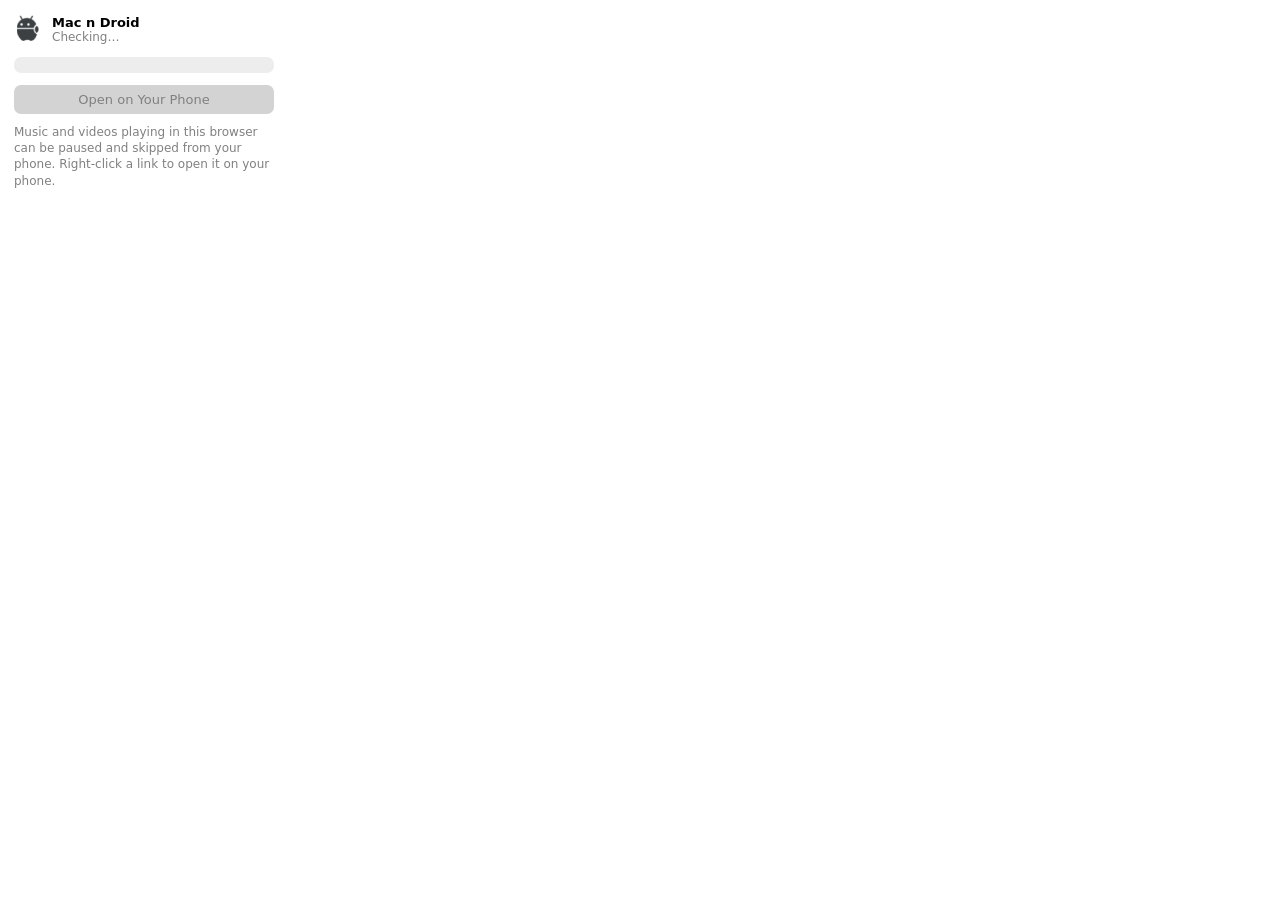
<file: browser-extension/popup.html>
<!doctype html>
<html>
<head>
  <meta charset="utf-8">
  <style>
    :root { color-scheme: light dark; font: 13px -apple-system, BlinkMacSystemFont, system-ui, sans-serif; }
    body { margin: 0; width: 260px; padding: 14px; }
    .row { display: flex; align-items: center; gap: 10px; margin-bottom: 12px; }
    img { width: 28px; height: 28px; }
    .name { font-weight: 600; }
    .status { color: GrayText; font-size: 12px; }
    button { width: 100%; padding: 7px 10px; border-radius: 7px; border: none; font: inherit; font-weight: 500;
             background: #0a84ff; color: white; cursor: pointer; }
    button:disabled { background: color-mix(in srgb, GrayText 35%, transparent); color: GrayText; cursor: default; }
    .media { margin-bottom: 12px; padding: 8px 10px; border-radius: 7px; font-size: 12px; line-height: 1.35;
             background: color-mix(in srgb, GrayText 14%, transparent); }
    .note { margin-top: 10px; color: GrayText; font-size: 12px; line-height: 1.35; }
  </style>
</head>
<body>
  <div class="row">
    <picture><source srcset="icons/icon-48.png" media="(prefers-color-scheme: dark)"><img src="icons/icon-dark-48.png" alt=""></picture>
    <div>
      <div class="name" id="phone">Mac n Droid</div>
      <div class="status" id="status">Checking…</div>
    </div>
  </div>
  <div class="media" id="media"></div>
  <button id="send" disabled>Open on Your Phone</button>
  <div class="note" id="note">Music and videos playing in this browser can be paused and skipped from your phone. Right-click a link to open it on your phone.</div>
  <script src="popup.js"></script>
</body>
</html>
</file>
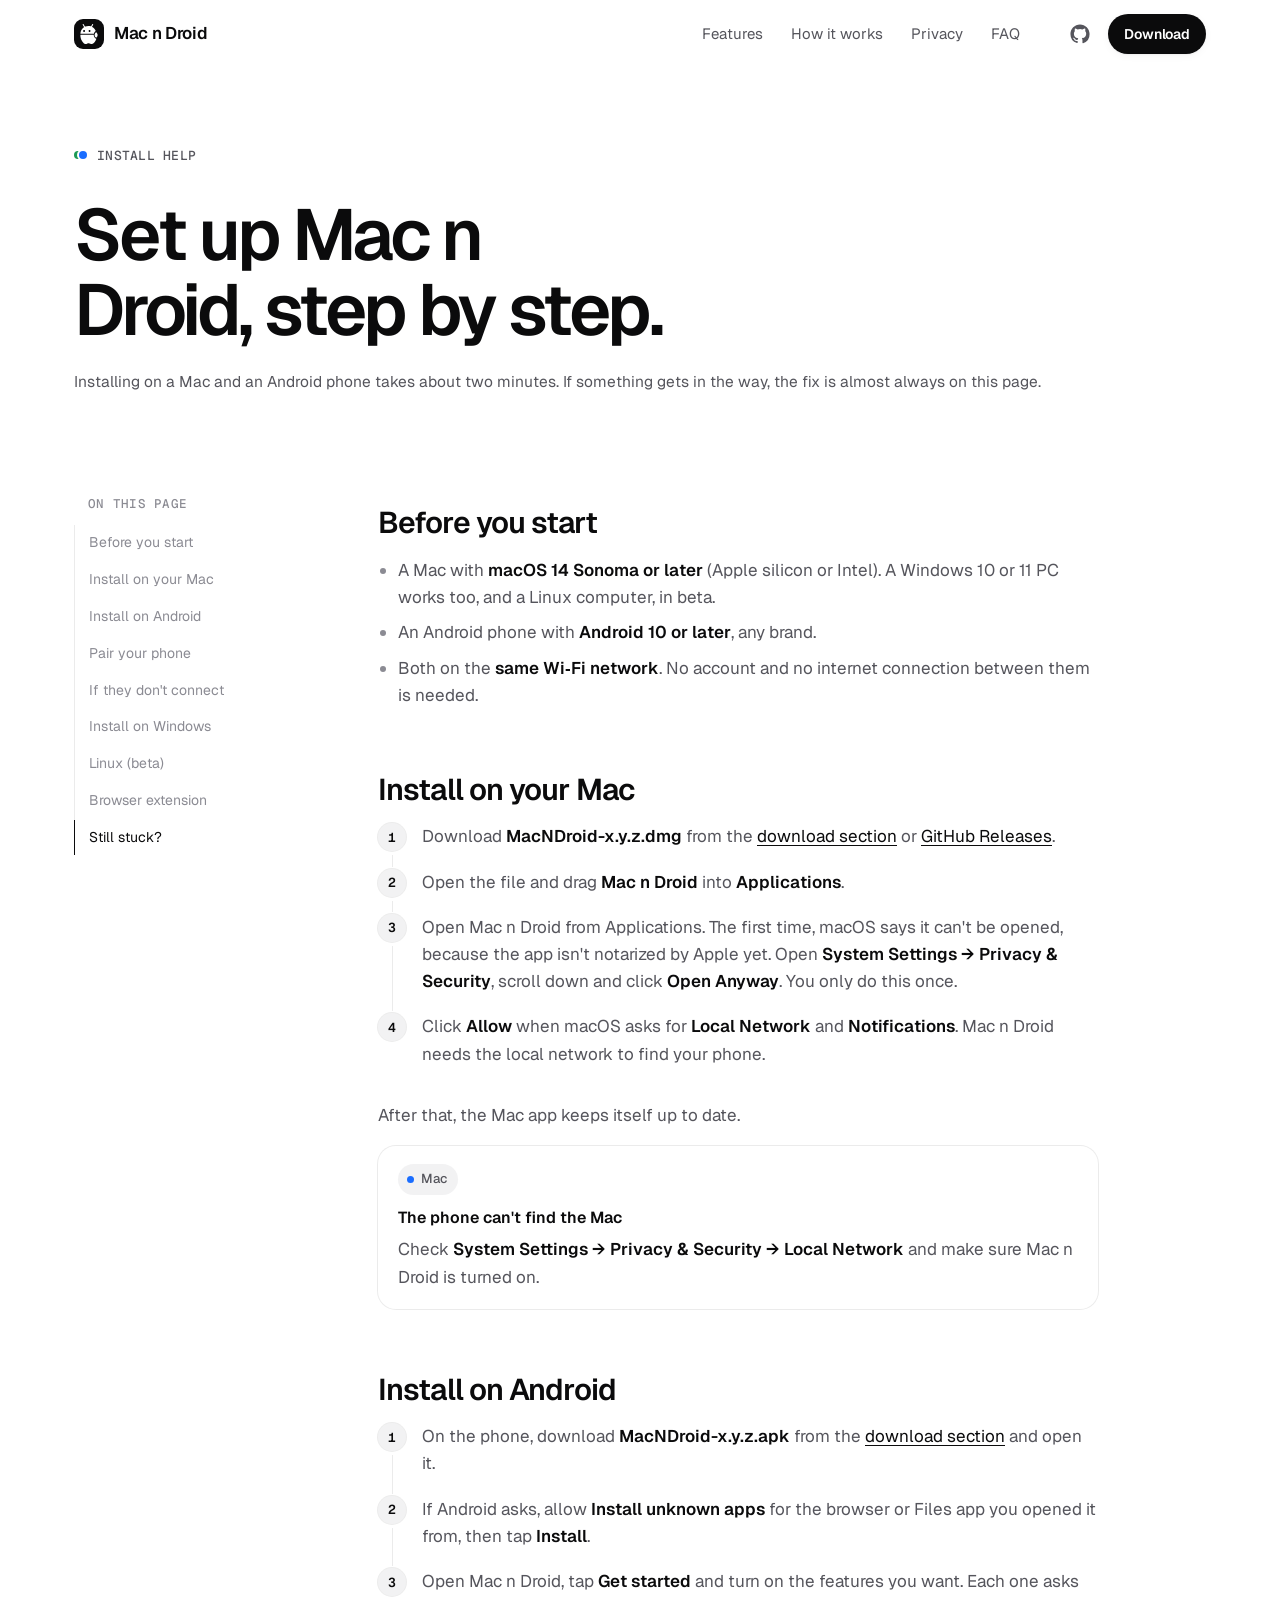
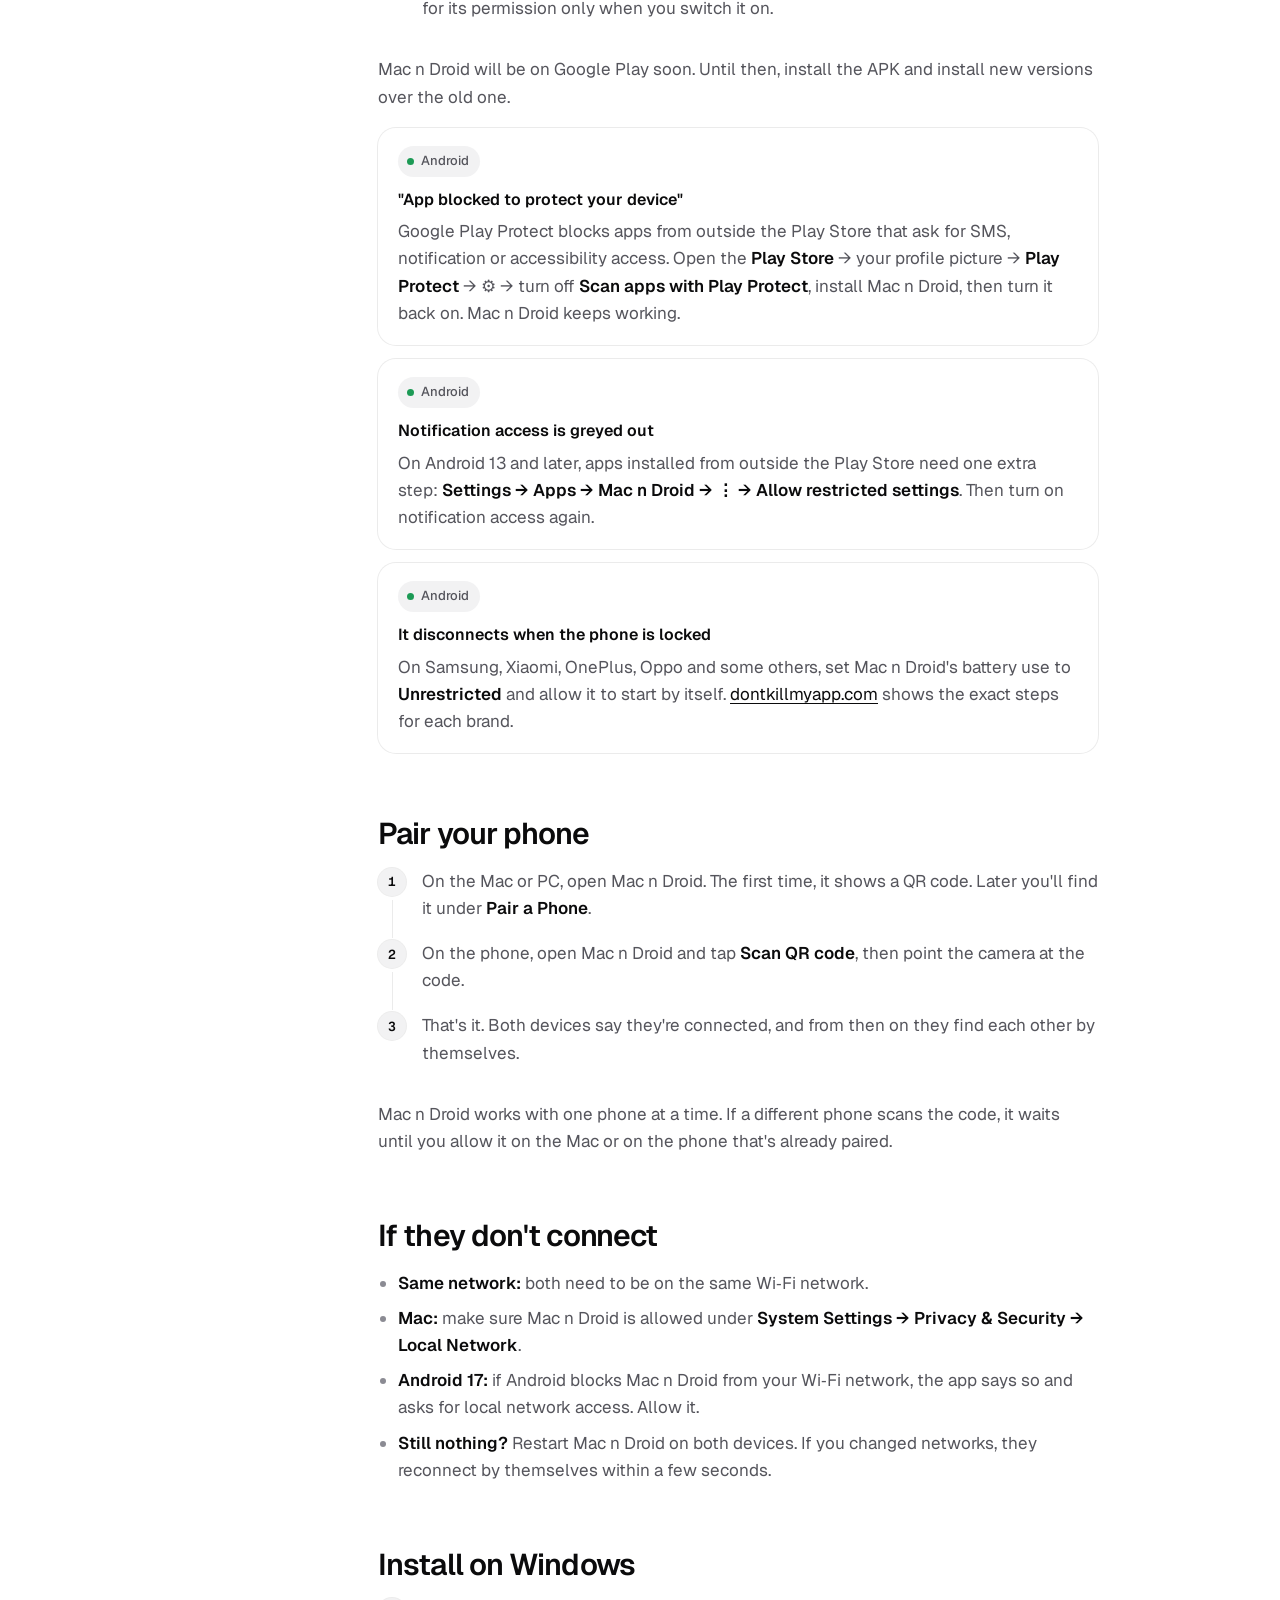
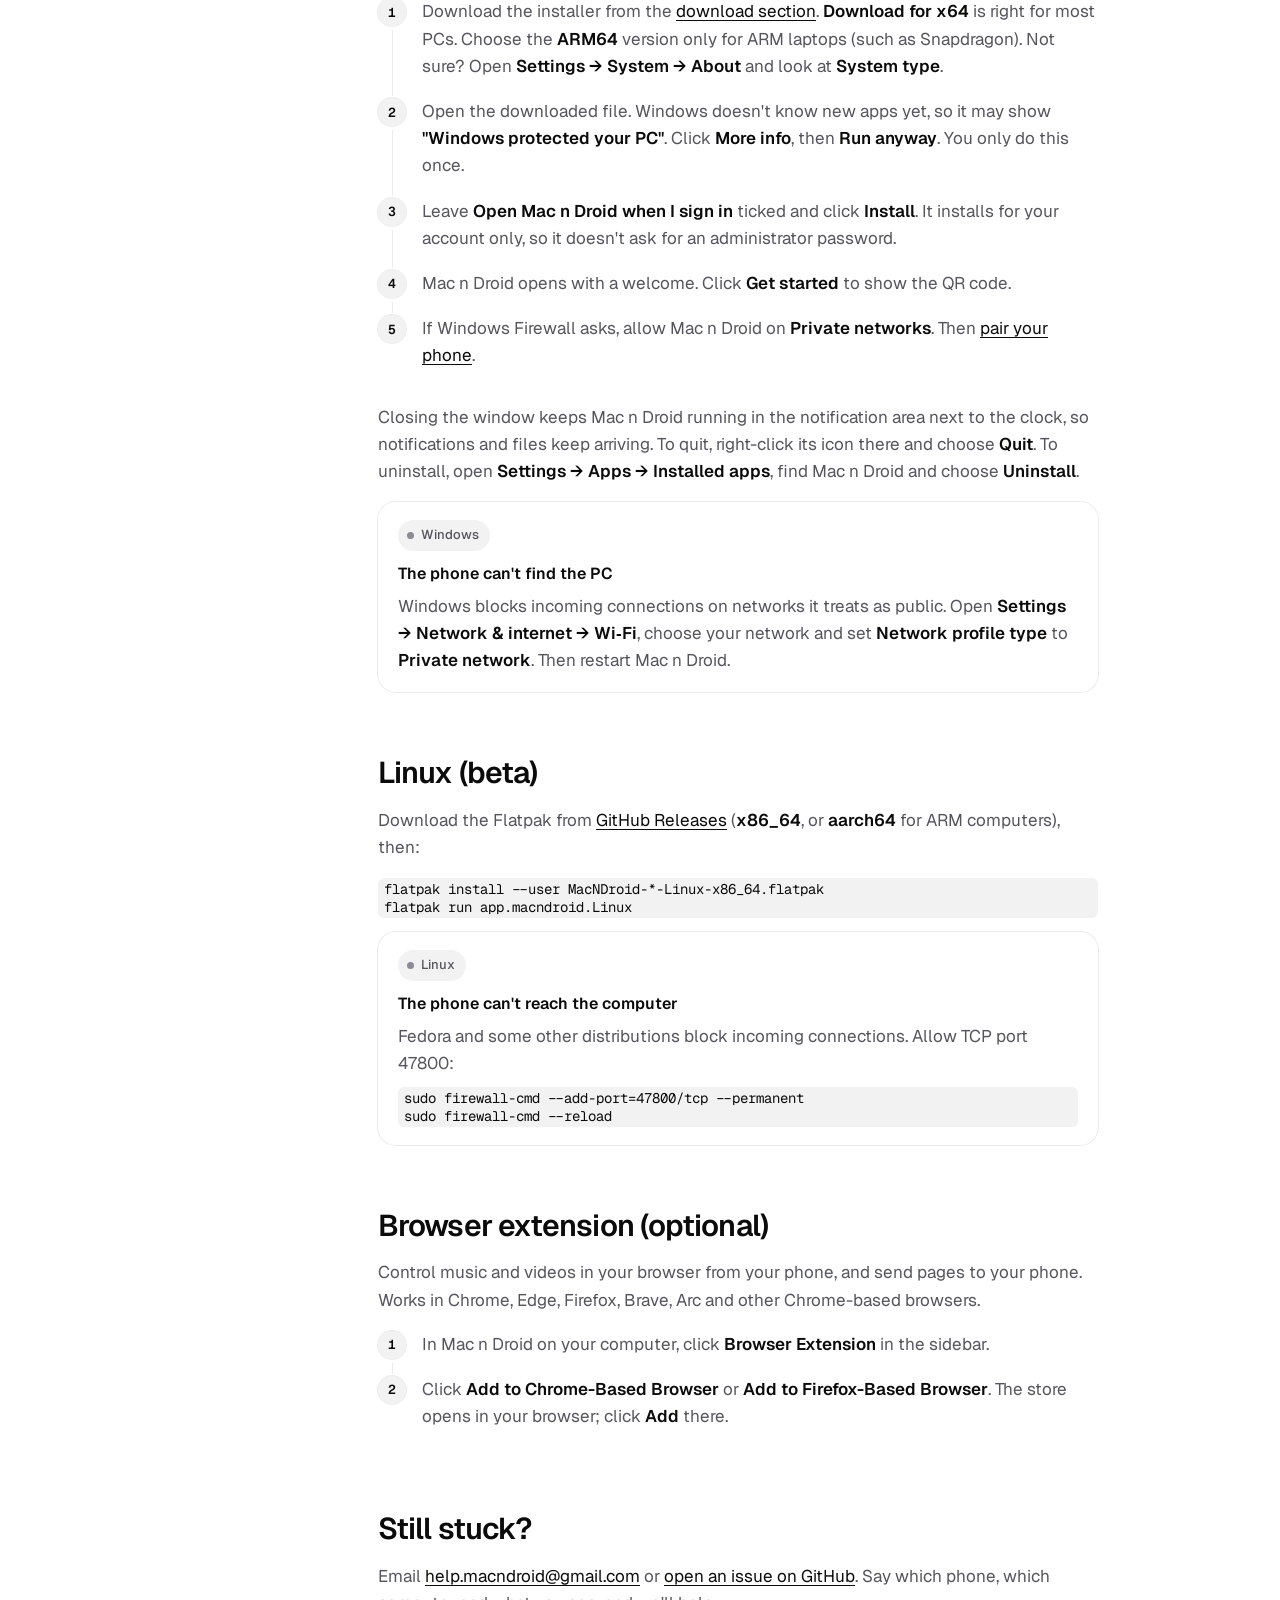
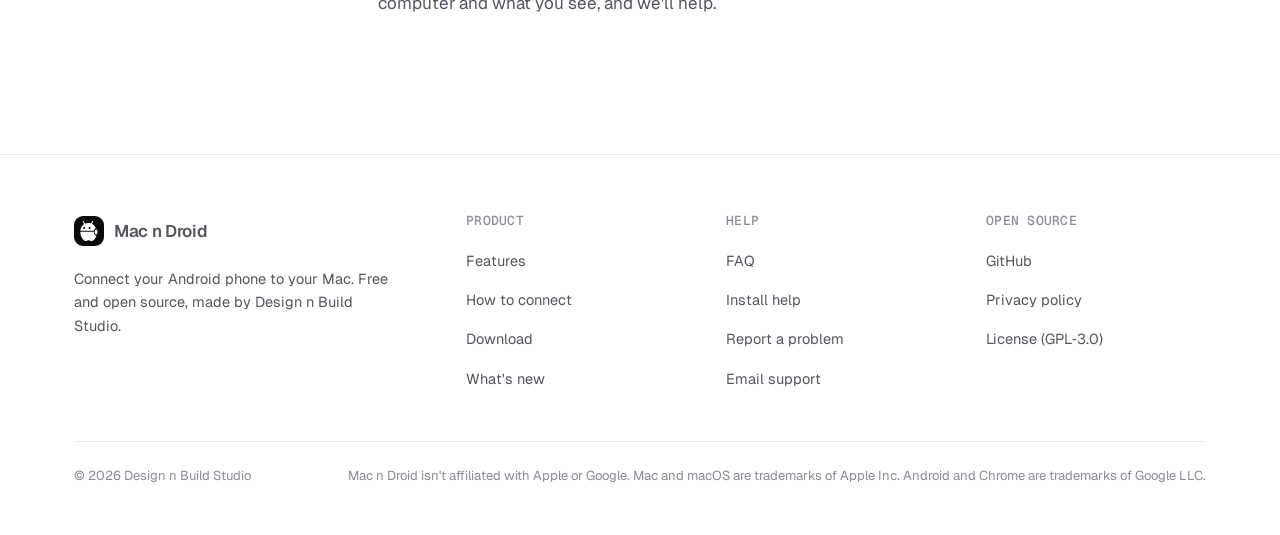
<file: site/install-help.html>
<!doctype html>
<html lang="en">
<head>
<meta charset="utf-8">
<meta name="viewport" content="width=device-width, initial-scale=1, viewport-fit=cover">
<title>Install help · Mac n Droid</title>
<meta name="description" content="How to install Mac n Droid on your Mac and Android phone, pair them with a QR code, and fix common problems: Open Anyway on macOS, Play Protect, restricted settings, battery and Wi-Fi.">
<link rel="canonical" href="https://design-n-build.github.io/mac-n-droid/install-help.html">
<meta name="theme-color" content="#ffffff" media="(prefers-color-scheme: light)">
<meta name="theme-color" content="#09090a" media="(prefers-color-scheme: dark)">
<meta name="color-scheme" content="light dark">
<link rel="icon" href="assets/favicon.svg" type="image/svg+xml">
<link rel="apple-touch-icon" href="assets/apple-touch-icon.png">
<meta property="og:type" content="article">
<meta property="og:site_name" content="Mac n Droid">
<meta property="og:title" content="Install help · Mac n Droid">
<meta property="og:description" content="Set up Mac n Droid on your Mac and Android phone, step by step.">
<meta property="og:url" content="https://design-n-build.github.io/mac-n-droid/install-help.html">
<meta property="og:image" content="https://design-n-build.github.io/mac-n-droid/assets/og.png">
<meta name="twitter:card" content="summary_large_image">
<link rel="preconnect" href="https://fonts.googleapis.com">
<link rel="preconnect" href="https://fonts.gstatic.com" crossorigin>
<link rel="stylesheet" href="https://fonts.googleapis.com/css2?family=Geist:wght@300..700&family=Geist+Mono:wght@500&display=swap">
<link rel="stylesheet" href="assets/site.css">
<script type="application/ld+json">
{"@context":"https://schema.org","@graph":[
 {"@type":"WebPage","name":"Install help · Mac n Droid","url":"https://design-n-build.github.io/mac-n-droid/install-help.html",
  "breadcrumb":{"@type":"BreadcrumbList","itemListElement":[{"@type":"ListItem","position":1,"name":"Mac n Droid","item":"https://design-n-build.github.io/mac-n-droid/"},{"@type":"ListItem","position":2,"name":"Install help","item":"https://design-n-build.github.io/mac-n-droid/install-help.html"}]}},
 {"@type":"HowTo","name":"How to install Mac n Droid and connect an Android phone to a Mac","step":[
  {"@type":"HowToStep","name":"Install on your Mac","text":"Download the .dmg, drag Mac n Droid into Applications, open it, and if macOS blocks it click Open Anyway in System Settings, Privacy & Security."},
  {"@type":"HowToStep","name":"Install on Android","text":"Download the .apk on your phone, allow Install unknown apps, install and open it, then tap Get started."},
  {"@type":"HowToStep","name":"Pair","text":"On the phone tap Scan QR code and point it at the code on the Mac. Keep both on the same Wi-Fi."}]}]}
</script>
</head>
<body>
<svg width="0" height="0" style="position:absolute" aria-hidden="true">
  <symbol id="mark" viewBox="118 96 360 360"><path fill="currentColor" d="M373.097 287.848C374.916 287.848 376.31 289.453 376.17 291.267C376.056 292.75 375.998 294.247 375.998 295.754C375.998 321.005 392.293 343.097 416.629 355.178C417.977 355.847 418.667 357.382 418.151 358.795C416.341 363.755 412.739 372.245 409.022 379.052C387.985 417.578 375.998 431.748 347.695 438.021C325.878 442.855 323.32 425.534 291.872 425.44C271.429 425.38 257.681 441.223 235.263 438.021C218.751 435.662 212.048 426.004 201.455 413.646C155.7 360.266 156.401 303.218 157.207 290.47C157.303 288.955 158.567 287.848 160.085 287.848H373.097ZM198.327 114.072C202.153 111.863 207.047 113.174 209.256 117L230.637 154.033C231.416 155.383 233.097 155.907 234.522 155.275C235.51 154.835 236.505 154.408 237.505 153.994C253.244 147.475 270.114 144.119 287.15 144.119C301.513 144.119 315.757 146.506 329.305 151.161C330.683 151.634 332.212 151.082 332.941 149.82L351.891 117C354.1 113.174 358.992 111.864 362.818 114.072C366.644 116.281 367.956 121.174 365.747 125L348.005 155.728C347.148 157.213 347.709 159.11 349.215 159.931C360.093 165.857 370.09 173.322 378.883 182.115C390.929 194.162 400.485 208.464 407.005 224.203C407.096 224.424 407.187 224.645 407.277 224.866C407.813 226.182 407.316 227.682 406.146 228.488C390.793 239.067 380.086 254.133 376.947 271.264C376.677 272.739 375.416 273.849 373.916 273.849H160.421C158.764 273.849 157.417 272.505 157.456 270.849C157.826 254.835 161.159 239.018 167.296 224.203C173.815 208.464 183.372 194.162 195.418 182.115C201.576 175.957 208.323 170.451 215.551 165.667C216.895 164.778 217.338 162.998 216.532 161.602L195.399 125C193.191 121.174 194.502 116.282 198.327 114.072ZM307.295 212.255C298.618 212.255 291.584 219.289 291.584 227.966C291.584 236.643 298.618 243.677 307.295 243.677C315.972 243.677 323.006 236.643 323.006 227.966C323.006 219.289 315.972 212.255 307.295 212.255ZM217.72 211.572C209.043 211.572 202.009 218.606 202.009 227.283C202.009 235.96 209.043 242.994 217.72 242.994C226.397 242.994 233.43 235.96 233.431 227.283C233.431 218.606 226.397 211.572 217.72 211.572Z"/><path fill="currentColor" d="M409.695 249.9C412.483 247.564 416.519 247.564 419.307 249.9C431.346 259.989 439.001 275.136 439.001 292.072C439.001 309.008 431.346 324.155 419.307 334.244C416.519 336.581 412.483 336.581 409.695 334.244C397.656 324.155 390.001 309.008 390.001 292.072C390.001 275.136 397.656 259.989 409.695 249.9Z"/></symbol>
  <symbol id="i-lock" viewBox="0 0 24 24"><rect width="18" height="11" x="3" y="11" rx="2"/><path d="M7 11V7a5 5 0 0 1 10 0v4"/></symbol>
  <symbol id="i-cloudoff" viewBox="0 0 24 24"><path d="m2 2 20 20"/><path d="M5.78 5.78A7 7 0 0 0 9 19h8.5a4.5 4.5 0 0 0 1.31-.19"/><path d="M21.53 16.5A4.5 4.5 0 0 0 17.5 10h-1.79A7 7 0 0 0 10 5.07"/></symbol>
  <symbol id="i-user" viewBox="0 0 24 24"><circle cx="12" cy="8" r="4"/><path d="M4 21v-1a6 6 0 0 1 9-5.2"/><path d="m17 15 5 5"/><path d="m22 15-5 5"/></symbol>
  <symbol id="i-code" viewBox="0 0 24 24"><path d="m16 18 6-6-6-6"/><path d="m8 6-6 6 6 6"/></symbol>
  <symbol id="i-globe" viewBox="0 0 24 24"><circle cx="12" cy="12" r="10"/><path d="M2 12h20"/><path d="M12 2a15.3 15.3 0 0 1 4 10 15.3 15.3 0 0 1-4 10 15.3 15.3 0 0 1-4-10 15.3 15.3 0 0 1 4-10z"/></symbol>
  <symbol id="i-shield" viewBox="0 0 24 24"><path d="M20 13c0 5-3.5 7.5-7.66 8.95a1 1 0 0 1-.67-.01C7.5 20.5 4 18 4 13V6a1 1 0 0 1 1-1c2 0 4.5-1.2 6.24-2.72a1.17 1.17 0 0 1 1.52 0C14.51 3.81 17 5 19 5a1 1 0 0 1 1 1z"/><path d="m9 12 2 2 4-4"/></symbol>
  <symbol id="i-github" viewBox="0 0 24 24"><path fill="currentColor" stroke="none" d="M12 .5C5.65.5.5 5.65.5 12a11.5 11.5 0 0 0 7.86 10.92c.58.1.79-.25.79-.56v-2c-3.2.7-3.87-1.37-3.87-1.37-.53-1.33-1.28-1.69-1.28-1.69-1.05-.72.08-.7.08-.7 1.16.08 1.77 1.19 1.77 1.19 1.03 1.77 2.7 1.26 3.36.96.1-.75.4-1.26.73-1.55-2.55-.29-5.24-1.28-5.24-5.69 0-1.26.45-2.29 1.19-3.1-.12-.29-.52-1.46.11-3.05 0 0 .97-.31 3.17 1.18a11 11 0 0 1 5.77 0c2.2-1.49 3.17-1.18 3.17-1.18.63 1.59.23 2.76.11 3.05.74.81 1.19 1.84 1.19 3.1 0 4.42-2.7 5.4-5.26 5.68.41.36.78 1.06.78 2.14v3.17c0 .31.21.67.8.56A11.5 11.5 0 0 0 23.5 12C23.5 5.65 18.35.5 12 .5Z"/></symbol>
</svg>

<a class="skip" href="#main">Skip to content</a>

<header class="nav" id="nav">
  <div class="wrap">
    <a class="brand" href="./" aria-label="Mac n Droid home">
      <span class="brand-mark"><svg aria-hidden="true"><use href="#mark"/></svg></span>Mac n Droid
    </a>
    <nav class="nav-links" aria-label="Main">
      <a href="./#features">Features</a>
      <a href="./#how-to-connect">How it works</a>
      <a href="./#privacy">Privacy</a>
      <a href="./#faq">FAQ</a>
    </nav>
    <div class="nav-cta">
      <a class="icon-btn" href="https://github.com/design-n-build/mac-n-droid" aria-label="Mac n Droid on GitHub"><svg class="ic" aria-hidden="true"><use href="#i-github"/></svg></a>
      <a class="btn btn-primary btn-sm" href="./#download">Download</a>
    </div>
  </div>
</header>

<main id="main">
<div class="wrap">
  <header class="doc-hero">
    <p class="eyebrow"><span class="duo" aria-hidden="true"><i></i><i></i></span>Install help</p>
    <h1>Set up Mac n Droid, step by step.</h1>
    <p class="meta">Installing on a Mac and an Android phone takes about two minutes. If something gets in the way, the fix is almost always on this page.</p>
  </header>

  <div class="doc">
    <nav class="toc" aria-label="On this page">
      <h2>On this page</h2>
      <ol>
        <li><a href="#before">Before you start</a></li>
        <li><a href="#mac">Install on your Mac</a></li>
        <li><a href="#android">Install on Android</a></li>
        <li><a href="#pair">Pair your phone</a></li>
        <li><a href="#connect">If they don't connect</a></li>
        <li><a href="#windows">Install on Windows</a></li>
        <li><a href="#linux">Linux (beta)</a></li>
        <li><a href="#extension">Browser extension</a></li>
        <li><a href="#help">Still stuck?</a></li>
      </ol>
    </nav>

    <article class="prose">
      <section id="before">
        <h2>Before you start</h2>
        <ul>
          <li>A Mac with <b>macOS 14 Sonoma or later</b> (Apple silicon or Intel). A Windows 10 or 11 PC works too, and a Linux computer, in beta.</li>
          <li>An Android phone with <b>Android 10 or later</b>, any brand.</li>
          <li>Both on the <b>same Wi‑Fi network</b>. No account and no internet connection between them is needed.</li>
        </ul>
      </section>

      <section id="mac">
        <h2>Install on your Mac</h2>
        <ol class="steps-list">
          <li>Download <b>MacNDroid-x.y.z.dmg</b> from the <a href="./#download">download section</a> or <a href="https://github.com/design-n-build/mac-n-droid/releases/latest">GitHub Releases</a>.</li>
          <li>Open the file and drag <b>Mac n Droid</b> into <b>Applications</b>.</li>
          <li>Open Mac n Droid from Applications. The first time, macOS says it can't be opened, because the app isn't notarized by Apple yet. Open <b>System Settings → Privacy &amp; Security</b>, scroll down and click <b>Open Anyway</b>. You only do this once.</li>
          <li>Click <b>Allow</b> when macOS asks for <b>Local Network</b> and <b>Notifications</b>. Mac n Droid needs the local network to find your phone.</li>
        </ol>
        <p>After that, the Mac app keeps itself up to date.</p>
        <div class="fix"><span class="tag mac">Mac</span><b>The phone can't find the Mac</b><p>Check <b>System Settings → Privacy &amp; Security → Local Network</b> and make sure Mac n Droid is turned on.</p></div>
      </section>

      <section id="android">
        <h2>Install on Android</h2>
        <ol class="steps-list">
          <li>On the phone, download <b>MacNDroid-x.y.z.apk</b> from the <a href="./#download">download section</a> and open it.</li>
          <li>If Android asks, allow <b>Install unknown apps</b> for the browser or Files app you opened it from, then tap <b>Install</b>.</li>
          <li>Open Mac n Droid, tap <b>Get started</b> and turn on the features you want. Each one asks for its permission only when you switch it on.</li>
        </ol>
        <p>Mac n Droid will be on Google Play soon. Until then, install the APK and install new versions over the old one.</p>
        <div class="fix"><span class="tag droid">Android</span><b>"App blocked to protect your device"</b><p>Google Play Protect blocks apps from outside the Play Store that ask for SMS, notification or accessibility access. Open the <b>Play Store</b> → your profile picture → <b>Play Protect</b> → ⚙ → turn off <b>Scan apps with Play Protect</b>, install Mac n Droid, then turn it back on. Mac n Droid keeps working.</p></div>
        <div class="fix"><span class="tag droid">Android</span><b>Notification access is greyed out</b><p>On Android 13 and later, apps installed from outside the Play Store need one extra step: <b>Settings → Apps → Mac n Droid → ⋮ → Allow restricted settings</b>. Then turn on notification access again.</p></div>
        <div class="fix"><span class="tag droid">Android</span><b>It disconnects when the phone is locked</b><p>On Samsung, Xiaomi, OnePlus, Oppo and some others, set Mac n Droid's battery use to <b>Unrestricted</b> and allow it to start by itself. <a href="https://dontkillmyapp.com">dontkillmyapp.com</a> shows the exact steps for each brand.</p></div>
      </section>

      <section id="pair">
        <h2>Pair your phone</h2>
        <ol class="steps-list">
          <li>On the Mac or PC, open Mac n Droid. The first time, it shows a QR code. Later you'll find it under <b>Pair a Phone</b>.</li>
          <li>On the phone, open Mac n Droid and tap <b>Scan QR code</b>, then point the camera at the code.</li>
          <li>That's it. Both devices say they're connected, and from then on they find each other by themselves.</li>
        </ol>
        <p>Mac n Droid works with one phone at a time. If a different phone scans the code, it waits until you allow it on the Mac or on the phone that's already paired.</p>
      </section>

      <section id="connect">
        <h2>If they don't connect</h2>
        <ul>
          <li><b>Same network:</b> both need to be on the same Wi‑Fi network.</li>
          <li><b>Mac:</b> make sure Mac n Droid is allowed under <b>System Settings → Privacy &amp; Security → Local Network</b>.</li>
          <li><b>Android 17:</b> if Android blocks Mac n Droid from your Wi‑Fi network, the app says so and asks for local network access. Allow it.</li>
          <li><b>Still nothing?</b> Restart Mac n Droid on both devices. If you changed networks, they reconnect by themselves within a few seconds.</li>
        </ul>
      </section>

      <section id="windows">
        <h2>Install on Windows</h2>
        <ol class="steps-list">
          <li>Download the installer from the <a href="./#download">download section</a>. <b>Download for x64</b> is right for most PCs. Choose the <b>ARM64</b> version only for ARM laptops (such as Snapdragon). Not sure? Open <b>Settings → System → About</b> and look at <b>System type</b>.</li>
          <li>Open the downloaded file. Windows doesn't know new apps yet, so it may show <b>"Windows protected your PC"</b>. Click <b>More info</b>, then <b>Run anyway</b>. You only do this once.</li>
          <li>Leave <b>Open Mac n Droid when I sign in</b> ticked and click <b>Install</b>. It installs for your account only, so it doesn't ask for an administrator password.</li>
          <li>Mac n Droid opens with a welcome. Click <b>Get started</b> to show the QR code.</li>
          <li>If Windows Firewall asks, allow Mac n Droid on <b>Private networks</b>. Then <a href="#pair">pair your phone</a>.</li>
        </ol>
        <p>Closing the window keeps Mac n Droid running in the notification area next to the clock, so notifications and files keep arriving. To quit, right-click its icon there and choose <b>Quit</b>. To uninstall, open <b>Settings → Apps → Installed apps</b>, find Mac n Droid and choose <b>Uninstall</b>.</p>
        <div class="fix"><span class="tag">Windows</span><b>The phone can't find the PC</b><p>Windows blocks incoming connections on networks it treats as public. Open <b>Settings → Network &amp; internet → Wi‑Fi</b>, choose your network and set <b>Network profile type</b> to <b>Private network</b>. Then restart Mac n Droid.</p></div>
      </section>

      <section id="linux">
        <h2>Linux (beta)</h2>
        <p>Download the Flatpak from <a href="https://github.com/design-n-build/mac-n-droid/releases/latest">GitHub Releases</a> (<b>x86_64</b>, or <b>aarch64</b> for ARM computers), then:</p>
        <code class="code">flatpak install --user MacNDroid-*-Linux-x86_64.flatpak
flatpak run app.macndroid.Linux</code>
        <div class="fix"><span class="tag">Linux</span><b>The phone can't reach the computer</b><p>Fedora and some other distributions block incoming connections. Allow TCP port 47800:</p><code class="code">sudo firewall-cmd --add-port=47800/tcp --permanent
sudo firewall-cmd --reload</code></div>
      </section>

      <section id="extension">
        <h2>Browser extension (optional)</h2>
        <p>Control music and videos in your browser from your phone, and send pages to your phone. Works in Chrome, Edge, Firefox, Brave, Arc and other Chrome-based browsers.</p>
        <ol class="steps-list">
          <li>In Mac n Droid on your computer, click <b>Browser Extension</b> in the sidebar.</li>
          <li>Click <b>Add to Chrome-Based Browser</b> or <b>Add to Firefox-Based Browser</b>. The store opens in your browser; click <b>Add</b> there.</li>
        </ol>
      </section>

      <section id="help">
        <h2>Still stuck?</h2>
        <p>Email <a href="mailto:help.macndroid@gmail.com">help.macndroid@gmail.com</a> or <a href="https://github.com/design-n-build/mac-n-droid/issues/new/choose">open an issue on GitHub</a>. Say which phone, which computer and what you see, and we'll help.</p>
      </section>
    </article>
  </div>
</div>
</main>

<footer class="foot">
  <div class="wrap">
    <div class="cols">
      <div class="about">
        <a class="brand" href="./"><span class="brand-mark"><svg aria-hidden="true"><use href="#mark"/></svg></span>Mac n Droid</a>
        <p>Connect your Android phone to your Mac. Free and open source, made by Design n Build Studio.</p>
      </div>
      <div><h4>Product</h4><ul><li><a href="./#features">Features</a></li><li><a href="./#how-to-connect">How to connect</a></li><li><a href="./#download">Download</a></li><li><a href="whats-new.html">What's new</a></li></ul></div>
      <div><h4>Help</h4><ul><li><a href="./#faq">FAQ</a></li><li><a href="install-help.html" aria-current="page">Install help</a></li><li><a href="https://github.com/design-n-build/mac-n-droid/issues/new/choose">Report a problem</a></li><li><a href="mailto:help.macndroid@gmail.com">Email support</a></li></ul></div>
      <div><h4>Open source</h4><ul><li><a href="https://github.com/design-n-build/mac-n-droid">GitHub</a></li><li><a href="privacy.html">Privacy policy</a></li><li><a href="https://github.com/design-n-build/mac-n-droid/blob/main/LICENSE">License (GPL‑3.0)</a></li></ul></div>
    </div>
    <div class="legal"><span>© <span data-year>2026</span> Design n Build Studio</span><span>Mac n Droid isn't affiliated with Apple or Google. Mac and macOS are trademarks of Apple Inc. Android and Chrome are trademarks of Google LLC.</span></div>
  </div>
</footer>

<script src="assets/site.js" defer></script>
</body>
</html>
</file>
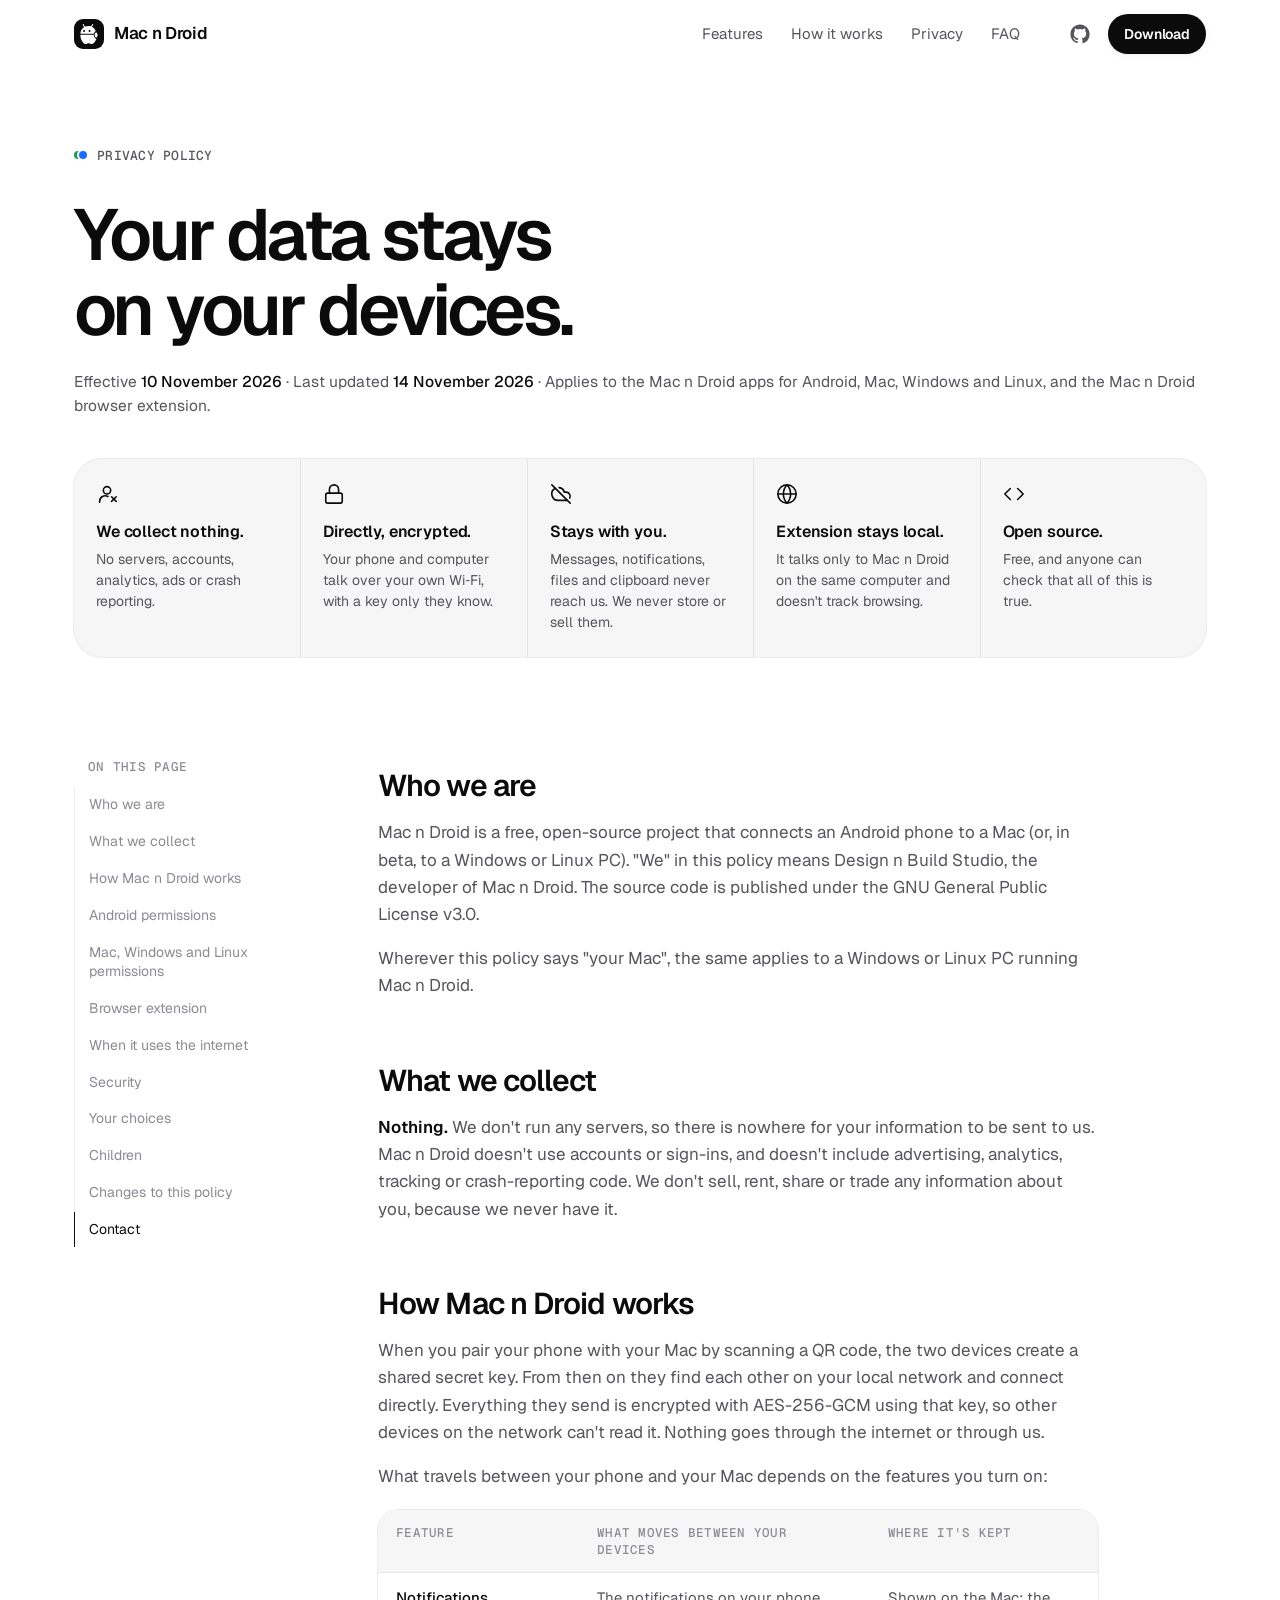
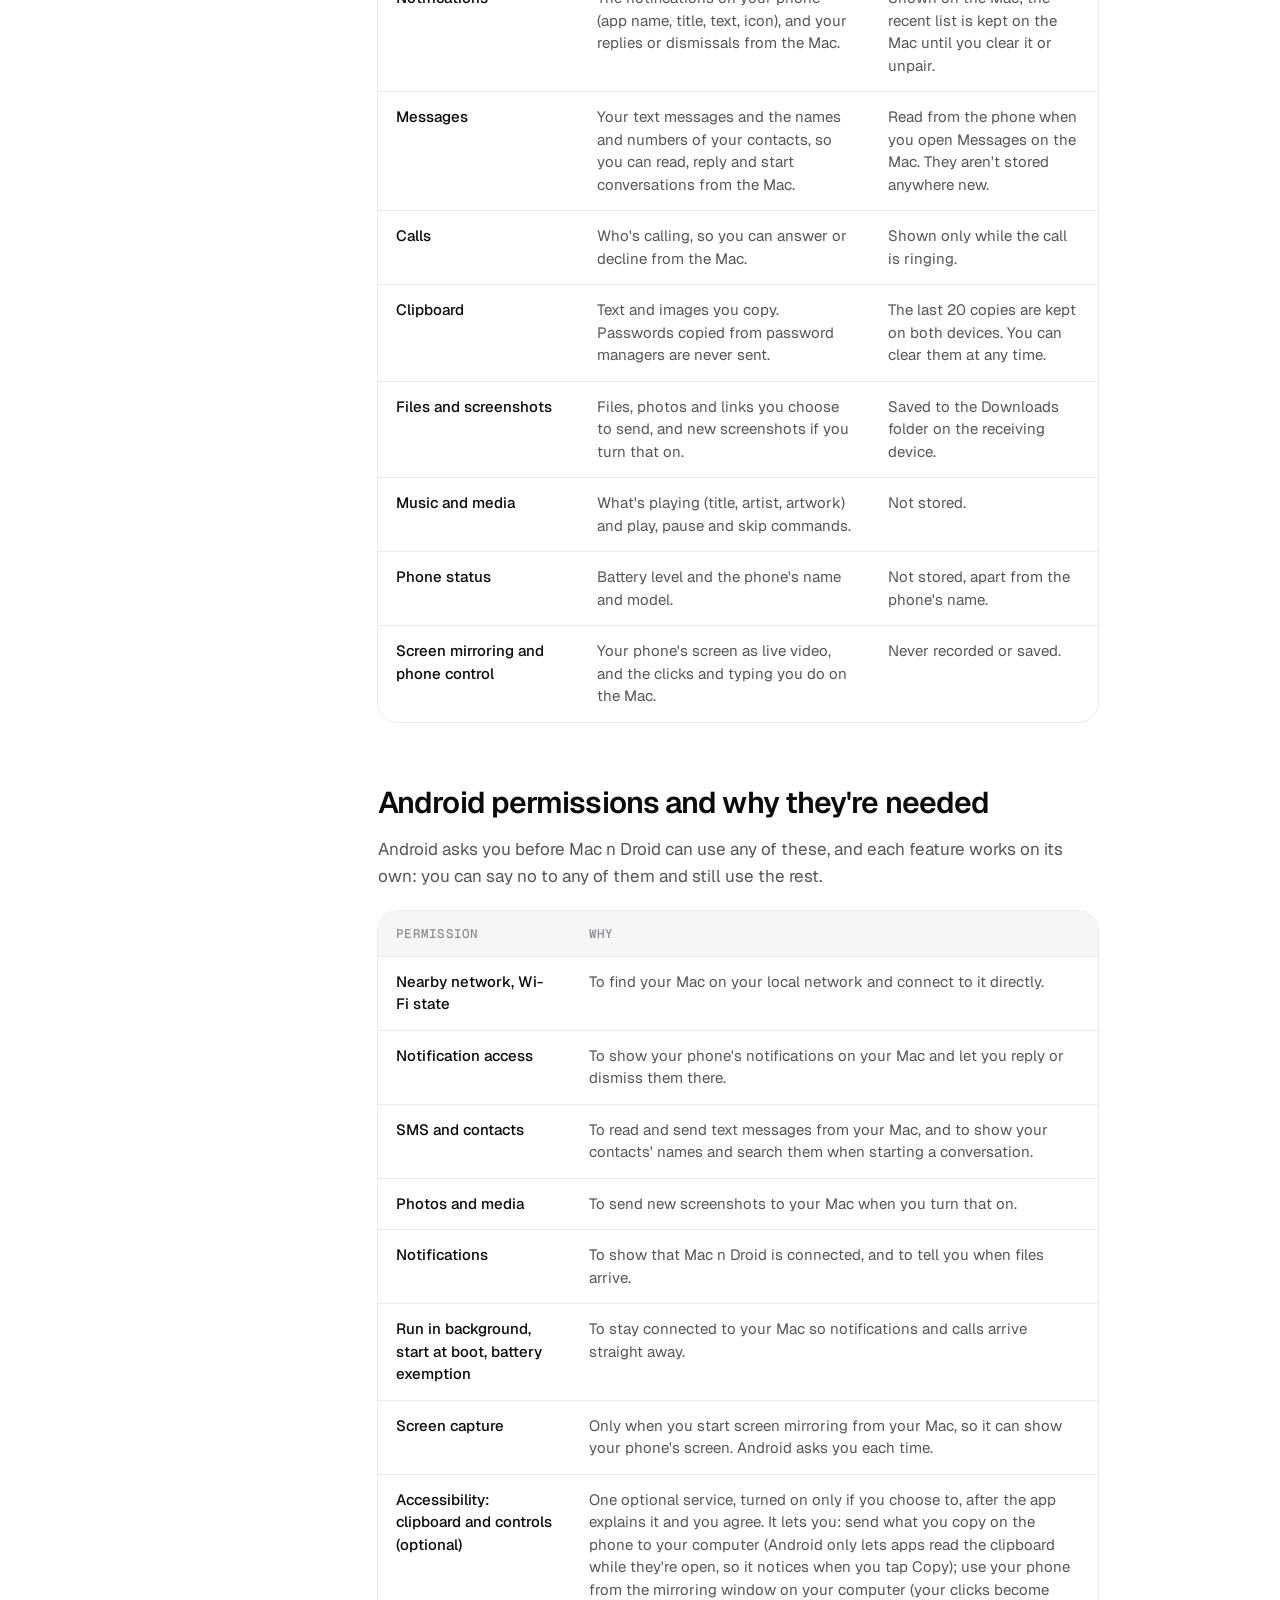
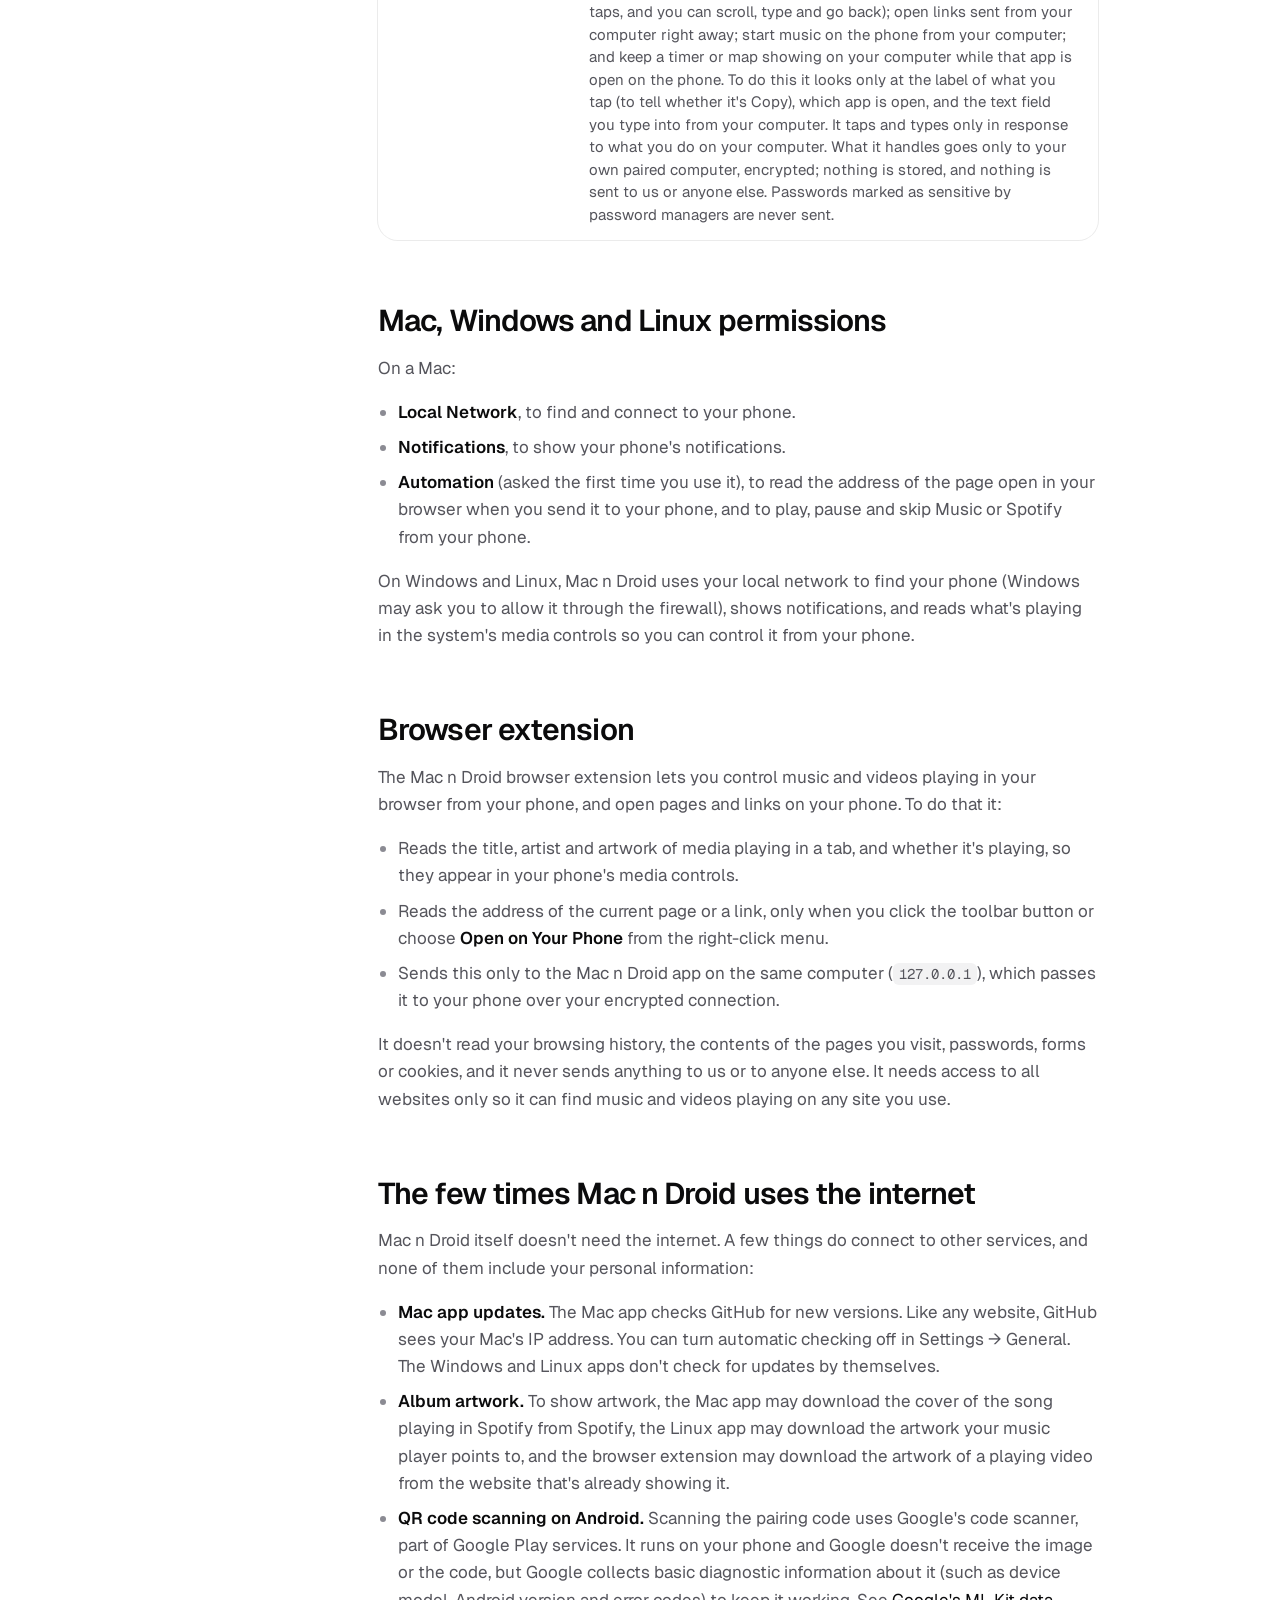
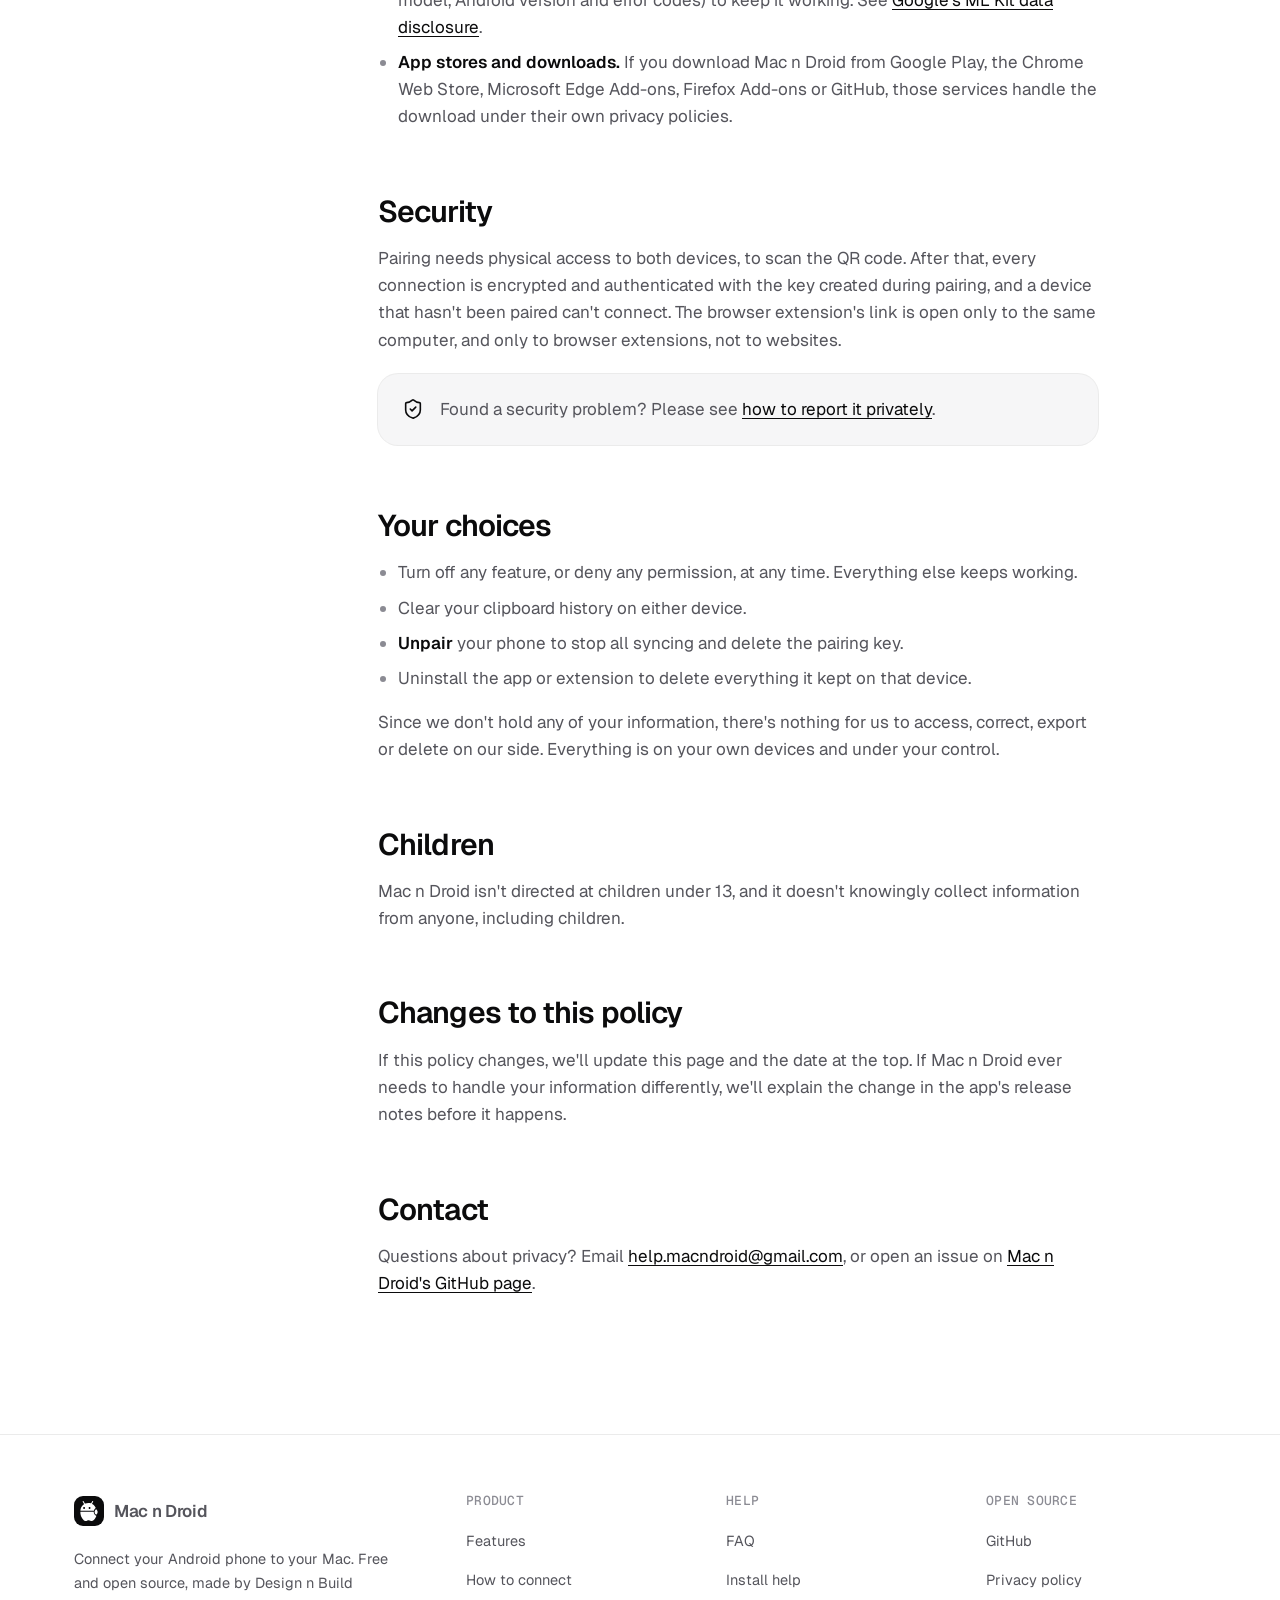
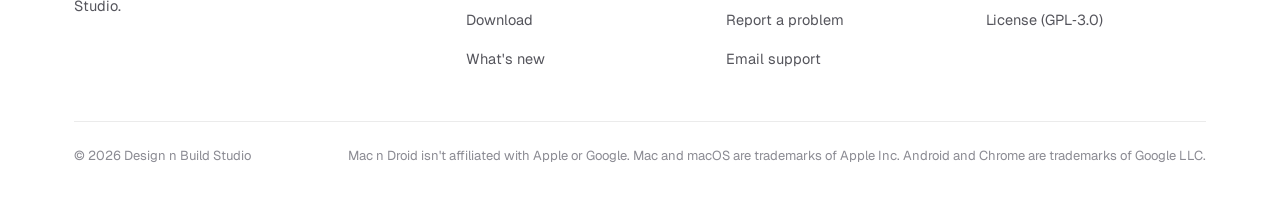
<file: site/privacy.html>
<!doctype html>
<html lang="en">
<head>
<meta charset="utf-8">
<meta name="viewport" content="width=device-width, initial-scale=1, viewport-fit=cover">
<title>Privacy Policy · Mac n Droid</title>
<meta name="description" content="Mac n Droid collects nothing. Your Android phone and your Mac talk directly over your own Wi-Fi, end-to-end encrypted, with no servers, accounts, analytics or ads.">
<link rel="canonical" href="https://design-n-build.github.io/mac-n-droid/privacy.html">
<meta name="theme-color" content="#ffffff" media="(prefers-color-scheme: light)">
<meta name="theme-color" content="#09090a" media="(prefers-color-scheme: dark)">
<meta name="color-scheme" content="light dark">
<link rel="icon" href="assets/favicon.svg" type="image/svg+xml">
<link rel="apple-touch-icon" href="assets/apple-touch-icon.png">
<meta property="og:type" content="article">
<meta property="og:site_name" content="Mac n Droid">
<meta property="og:title" content="Mac n Droid Privacy Policy">
<meta property="og:description" content="We collect nothing. Your phone and your Mac talk directly over your own Wi-Fi, end-to-end encrypted.">
<meta property="og:url" content="https://design-n-build.github.io/mac-n-droid/privacy.html">
<meta property="og:image" content="https://design-n-build.github.io/mac-n-droid/assets/og.png">
<meta name="twitter:card" content="summary_large_image">
<link rel="preconnect" href="https://fonts.googleapis.com">
<link rel="preconnect" href="https://fonts.gstatic.com" crossorigin>
<link rel="stylesheet" href="https://fonts.googleapis.com/css2?family=Geist:wght@300..700&family=Geist+Mono:wght@500&display=swap">
<link rel="stylesheet" href="assets/site.css">
<script type="application/ld+json">
{"@context":"https://schema.org","@type":"WebPage","name":"Mac n Droid Privacy Policy","url":"https://design-n-build.github.io/mac-n-droid/privacy.html","datePublished":"2026-11-10","dateModified":"2026-11-14",
 "publisher":{"@type":"Organization","name":"Design n Build Studio","email":"help.macndroid@gmail.com"},
 "breadcrumb":{"@type":"BreadcrumbList","itemListElement":[{"@type":"ListItem","position":1,"name":"Mac n Droid","item":"https://design-n-build.github.io/mac-n-droid/"},{"@type":"ListItem","position":2,"name":"Privacy Policy","item":"https://design-n-build.github.io/mac-n-droid/privacy.html"}]}}
</script>
</head>
<body>
<svg width="0" height="0" style="position:absolute" aria-hidden="true">
  <symbol id="mark" viewBox="118 96 360 360"><path fill="currentColor" d="M373.097 287.848C374.916 287.848 376.31 289.453 376.17 291.267C376.056 292.75 375.998 294.247 375.998 295.754C375.998 321.005 392.293 343.097 416.629 355.178C417.977 355.847 418.667 357.382 418.151 358.795C416.341 363.755 412.739 372.245 409.022 379.052C387.985 417.578 375.998 431.748 347.695 438.021C325.878 442.855 323.32 425.534 291.872 425.44C271.429 425.38 257.681 441.223 235.263 438.021C218.751 435.662 212.048 426.004 201.455 413.646C155.7 360.266 156.401 303.218 157.207 290.47C157.303 288.955 158.567 287.848 160.085 287.848H373.097ZM198.327 114.072C202.153 111.863 207.047 113.174 209.256 117L230.637 154.033C231.416 155.383 233.097 155.907 234.522 155.275C235.51 154.835 236.505 154.408 237.505 153.994C253.244 147.475 270.114 144.119 287.15 144.119C301.513 144.119 315.757 146.506 329.305 151.161C330.683 151.634 332.212 151.082 332.941 149.82L351.891 117C354.1 113.174 358.992 111.864 362.818 114.072C366.644 116.281 367.956 121.174 365.747 125L348.005 155.728C347.148 157.213 347.709 159.11 349.215 159.931C360.093 165.857 370.09 173.322 378.883 182.115C390.929 194.162 400.485 208.464 407.005 224.203C407.096 224.424 407.187 224.645 407.277 224.866C407.813 226.182 407.316 227.682 406.146 228.488C390.793 239.067 380.086 254.133 376.947 271.264C376.677 272.739 375.416 273.849 373.916 273.849H160.421C158.764 273.849 157.417 272.505 157.456 270.849C157.826 254.835 161.159 239.018 167.296 224.203C173.815 208.464 183.372 194.162 195.418 182.115C201.576 175.957 208.323 170.451 215.551 165.667C216.895 164.778 217.338 162.998 216.532 161.602L195.399 125C193.191 121.174 194.502 116.282 198.327 114.072ZM307.295 212.255C298.618 212.255 291.584 219.289 291.584 227.966C291.584 236.643 298.618 243.677 307.295 243.677C315.972 243.677 323.006 236.643 323.006 227.966C323.006 219.289 315.972 212.255 307.295 212.255ZM217.72 211.572C209.043 211.572 202.009 218.606 202.009 227.283C202.009 235.96 209.043 242.994 217.72 242.994C226.397 242.994 233.43 235.96 233.431 227.283C233.431 218.606 226.397 211.572 217.72 211.572Z"/><path fill="currentColor" d="M409.695 249.9C412.483 247.564 416.519 247.564 419.307 249.9C431.346 259.989 439.001 275.136 439.001 292.072C439.001 309.008 431.346 324.155 419.307 334.244C416.519 336.581 412.483 336.581 409.695 334.244C397.656 324.155 390.001 309.008 390.001 292.072C390.001 275.136 397.656 259.989 409.695 249.9Z"/></symbol>
  <symbol id="i-lock" viewBox="0 0 24 24"><rect width="18" height="11" x="3" y="11" rx="2"/><path d="M7 11V7a5 5 0 0 1 10 0v4"/></symbol>
  <symbol id="i-cloudoff" viewBox="0 0 24 24"><path d="m2 2 20 20"/><path d="M5.78 5.78A7 7 0 0 0 9 19h8.5a4.5 4.5 0 0 0 1.31-.19"/><path d="M21.53 16.5A4.5 4.5 0 0 0 17.5 10h-1.79A7 7 0 0 0 10 5.07"/></symbol>
  <symbol id="i-user" viewBox="0 0 24 24"><circle cx="12" cy="8" r="4"/><path d="M4 21v-1a6 6 0 0 1 9-5.2"/><path d="m17 15 5 5"/><path d="m22 15-5 5"/></symbol>
  <symbol id="i-code" viewBox="0 0 24 24"><path d="m16 18 6-6-6-6"/><path d="m8 6-6 6 6 6"/></symbol>
  <symbol id="i-globe" viewBox="0 0 24 24"><circle cx="12" cy="12" r="10"/><path d="M2 12h20"/><path d="M12 2a15.3 15.3 0 0 1 4 10 15.3 15.3 0 0 1-4 10 15.3 15.3 0 0 1-4-10 15.3 15.3 0 0 1 4-10z"/></symbol>
  <symbol id="i-shield" viewBox="0 0 24 24"><path d="M20 13c0 5-3.5 7.5-7.66 8.95a1 1 0 0 1-.67-.01C7.5 20.5 4 18 4 13V6a1 1 0 0 1 1-1c2 0 4.5-1.2 6.24-2.72a1.17 1.17 0 0 1 1.52 0C14.51 3.81 17 5 19 5a1 1 0 0 1 1 1z"/><path d="m9 12 2 2 4-4"/></symbol>
  <symbol id="i-github" viewBox="0 0 24 24"><path fill="currentColor" stroke="none" d="M12 .5C5.65.5.5 5.65.5 12a11.5 11.5 0 0 0 7.86 10.92c.58.1.79-.25.79-.56v-2c-3.2.7-3.87-1.37-3.87-1.37-.53-1.33-1.28-1.69-1.28-1.69-1.05-.72.08-.7.08-.7 1.16.08 1.77 1.19 1.77 1.19 1.03 1.77 2.7 1.26 3.36.96.1-.75.4-1.26.73-1.55-2.55-.29-5.24-1.28-5.24-5.69 0-1.26.45-2.29 1.19-3.1-.12-.29-.52-1.46.11-3.05 0 0 .97-.31 3.17 1.18a11 11 0 0 1 5.77 0c2.2-1.49 3.17-1.18 3.17-1.18.63 1.59.23 2.76.11 3.05.74.81 1.19 1.84 1.19 3.1 0 4.42-2.7 5.4-5.26 5.68.41.36.78 1.06.78 2.14v3.17c0 .31.21.67.8.56A11.5 11.5 0 0 0 23.5 12C23.5 5.65 18.35.5 12 .5Z"/></symbol>
</svg>

<a class="skip" href="#main">Skip to content</a>

<header class="nav" id="nav">
  <div class="wrap">
    <a class="brand" href="./" aria-label="Mac n Droid home">
      <span class="brand-mark"><svg aria-hidden="true"><use href="#mark"/></svg></span>Mac n Droid
    </a>
    <nav class="nav-links" aria-label="Main">
      <a href="./#features">Features</a>
      <a href="./#how-to-connect">How it works</a>
      <a href="./#privacy">Privacy</a>
      <a href="./#faq">FAQ</a>
    </nav>
    <div class="nav-cta">
      <a class="icon-btn" href="https://github.com/design-n-build/mac-n-droid" aria-label="Mac n Droid on GitHub"><svg class="ic" aria-hidden="true"><use href="#i-github"/></svg></a>
      <a class="btn btn-primary btn-sm" href="./#download">Download</a>
    </div>
  </div>
</header>

<main id="main">
<div class="wrap">
  <header class="doc-hero">
    <p class="eyebrow"><span class="duo" aria-hidden="true"><i></i><i></i></span>Privacy policy</p>
    <h1>Your data stays on your devices.</h1>
    <p class="meta">Effective <b>10 November 2026</b> · Last updated <b>14 November 2026</b> · Applies to the Mac n Droid apps for Android, Mac, Windows and Linux, and the Mac n Droid browser extension.</p>

    <section class="tldr" aria-label="The short version">
      <div><svg class="ic" aria-hidden="true"><use href="#i-user"/></svg><b>We collect nothing.</b><span>No servers, accounts, analytics, ads or crash reporting.</span></div>
      <div><svg class="ic" aria-hidden="true"><use href="#i-lock"/></svg><b>Directly, encrypted.</b><span>Your phone and computer talk over your own Wi‑Fi, with a key only they know.</span></div>
      <div><svg class="ic" aria-hidden="true"><use href="#i-cloudoff"/></svg><b>Stays with you.</b><span>Messages, notifications, files and clipboard never reach us. We never store or sell them.</span></div>
      <div><svg class="ic" aria-hidden="true"><use href="#i-globe"/></svg><b>Extension stays local.</b><span>It talks only to Mac n Droid on the same computer and doesn't track browsing.</span></div>
      <div><svg class="ic" aria-hidden="true"><use href="#i-code"/></svg><b>Open source.</b><span>Free, and anyone can check that all of this is true.</span></div>
    </section>
  </header>

  <div class="doc">
    <nav class="toc" aria-label="On this page">
      <h2>On this page</h2>
      <ol>
        <li><a href="#who">Who we are</a></li>
        <li><a href="#collect">What we collect</a></li>
        <li><a href="#how">How Mac n Droid works</a></li>
        <li><a href="#android">Android permissions</a></li>
        <li><a href="#computer">Mac, Windows and Linux permissions</a></li>
        <li><a href="#extension">Browser extension</a></li>
        <li><a href="#internet">When it uses the internet</a></li>
        <li><a href="#security">Security</a></li>
        <li><a href="#choices">Your choices</a></li>
        <li><a href="#children">Children</a></li>
        <li><a href="#changes">Changes to this policy</a></li>
        <li><a href="#contact">Contact</a></li>
      </ol>
    </nav>

    <article class="prose">
      <section id="who">
        <h2>Who we are</h2>
        <p>Mac n Droid is a free, open-source project that connects an Android phone to a Mac (or, in beta, to a Windows or Linux PC). "We" in this policy means Design n Build Studio, the developer of Mac n Droid. The source code is published under the GNU General Public License v3.0.</p>
        <p>Wherever this policy says "your Mac", the same applies to a Windows or Linux PC running Mac n Droid.</p>
      </section>

      <section id="collect">
        <h2>What we collect</h2>
        <p><b>Nothing.</b> We don't run any servers, so there is nowhere for your information to be sent to us. Mac n Droid doesn't use accounts or sign-ins, and doesn't include advertising, analytics, tracking or crash-reporting code. We don't sell, rent, share or trade any information about you, because we never have it.</p>
      </section>

      <section id="how">
        <h2>How Mac n Droid works</h2>
        <p>When you pair your phone with your Mac by scanning a QR code, the two devices create a shared secret key. From then on they find each other on your local network and connect directly. Everything they send is encrypted with AES-256-GCM using that key, so other devices on the network can't read it. Nothing goes through the internet or through us.</p>
        <p>What travels between your phone and your Mac depends on the features you turn on:</p>
        <div class="tbl">
          <table>
            <thead><tr><th>Feature</th><th>What moves between your devices</th><th>Where it's kept</th></tr></thead>
            <tbody>
              <tr><td>Notifications</td><td>The notifications on your phone (app name, title, text, icon), and your replies or dismissals from the Mac.</td><td>Shown on the Mac; the recent list is kept on the Mac until you clear it or unpair.</td></tr>
              <tr><td>Messages</td><td>Your text messages and the names and numbers of your contacts, so you can read, reply and start conversations from the Mac.</td><td>Read from the phone when you open Messages on the Mac. They aren't stored anywhere new.</td></tr>
              <tr><td>Calls</td><td>Who's calling, so you can answer or decline from the Mac.</td><td>Shown only while the call is ringing.</td></tr>
              <tr><td>Clipboard</td><td>Text and images you copy. Passwords copied from password managers are never sent.</td><td>The last 20 copies are kept on both devices. You can clear them at any time.</td></tr>
              <tr><td class="wrap-ok">Files and screenshots</td><td>Files, photos and links you choose to send, and new screenshots if you turn that on.</td><td>Saved to the Downloads folder on the receiving device.</td></tr>
              <tr><td class="wrap-ok">Music and media</td><td>What's playing (title, artist, artwork) and play, pause and skip commands.</td><td>Not stored.</td></tr>
              <tr><td>Phone status</td><td>Battery level and the phone's name and model.</td><td>Not stored, apart from the phone's name.</td></tr>
              <tr><td class="wrap-ok">Screen mirroring and phone control</td><td>Your phone's screen as live video, and the clicks and typing you do on the Mac.</td><td>Never recorded or saved.</td></tr>
            </tbody>
          </table>
        </div>
      </section>

      <section id="android">
        <h2>Android permissions and why they're needed</h2>
        <p>Android asks you before Mac n Droid can use any of these, and each feature works on its own: you can say no to any of them and still use the rest.</p>
        <div class="tbl">
          <table>
            <thead><tr><th>Permission</th><th>Why</th></tr></thead>
            <tbody>
              <tr><td class="wrap-ok">Nearby network, Wi-Fi state</td><td>To find your Mac on your local network and connect to it directly.</td></tr>
              <tr><td class="wrap-ok">Notification access</td><td>To show your phone's notifications on your Mac and let you reply or dismiss them there.</td></tr>
              <tr><td class="wrap-ok">SMS and contacts</td><td>To read and send text messages from your Mac, and to show your contacts' names and search them when starting a conversation.</td></tr>
              <tr><td class="wrap-ok">Photos and media</td><td>To send new screenshots to your Mac when you turn that on.</td></tr>
              <tr><td>Notifications</td><td>To show that Mac n Droid is connected, and to tell you when files arrive.</td></tr>
              <tr><td class="wrap-ok">Run in background, start at boot, battery exemption</td><td>To stay connected to your Mac so notifications and calls arrive straight away.</td></tr>
              <tr><td class="wrap-ok">Screen capture</td><td>Only when you start screen mirroring from your Mac, so it can show your phone's screen. Android asks you each time.</td></tr>
              <tr><td class="wrap-ok">Accessibility: clipboard and controls (optional)</td><td>One optional service, turned on only if you choose to, after the app explains it and you agree. It lets you: send what you copy on the phone to your computer (Android only lets apps read the clipboard while they're open, so it notices when you tap Copy); use your phone from the mirroring window on your computer (your clicks become taps, and you can scroll, type and go back); open links sent from your computer right away; start music on the phone from your computer; and keep a timer or map showing on your computer while that app is open on the phone. To do this it looks only at the label of what you tap (to tell whether it's Copy), which app is open, and the text field you type into from your computer. It taps and types only in response to what you do on your computer. What it handles goes only to your own paired computer, encrypted; nothing is stored, and nothing is sent to us or anyone else. Passwords marked as sensitive by password managers are never sent.</td></tr>
            </tbody>
          </table>
        </div>
      </section>

      <section id="computer">
        <h2>Mac, Windows and Linux permissions</h2>
        <p>On a Mac:</p>
        <ul>
          <li><b>Local Network</b>, to find and connect to your phone.</li>
          <li><b>Notifications</b>, to show your phone's notifications.</li>
          <li><b>Automation</b> (asked the first time you use it), to read the address of the page open in your browser when you send it to your phone, and to play, pause and skip Music or Spotify from your phone.</li>
        </ul>
        <p>On Windows and Linux, Mac n Droid uses your local network to find your phone (Windows may ask you to allow it through the firewall), shows notifications, and reads what's playing in the system's media controls so you can control it from your phone.</p>
      </section>

      <section id="extension">
        <h2>Browser extension</h2>
        <p>The Mac n Droid browser extension lets you control music and videos playing in your browser from your phone, and open pages and links on your phone. To do that it:</p>
        <ul>
          <li>Reads the title, artist and artwork of media playing in a tab, and whether it's playing, so they appear in your phone's media controls.</li>
          <li>Reads the address of the current page or a link, only when you click the toolbar button or choose <b>Open on Your Phone</b> from the right-click menu.</li>
          <li>Sends this only to the Mac n Droid app on the same computer (<code>127.0.0.1</code>), which passes it to your phone over your encrypted connection.</li>
        </ul>
        <p>It doesn't read your browsing history, the contents of the pages you visit, passwords, forms or cookies, and it never sends anything to us or to anyone else. It needs access to all websites only so it can find music and videos playing on any site you use.</p>
      </section>

      <section id="internet">
        <h2>The few times Mac n Droid uses the internet</h2>
        <p>Mac n Droid itself doesn't need the internet. A few things do connect to other services, and none of them include your personal information:</p>
        <ul>
          <li><b>Mac app updates.</b> The Mac app checks GitHub for new versions. Like any website, GitHub sees your Mac's IP address. You can turn automatic checking off in Settings → General. The Windows and Linux apps don't check for updates by themselves.</li>
          <li><b>Album artwork.</b> To show artwork, the Mac app may download the cover of the song playing in Spotify from Spotify, the Linux app may download the artwork your music player points to, and the browser extension may download the artwork of a playing video from the website that's already showing it.</li>
          <li><b>QR code scanning on Android.</b> Scanning the pairing code uses Google's code scanner, part of Google Play services. It runs on your phone and Google doesn't receive the image or the code, but Google collects basic diagnostic information about it (such as device model, Android version and error codes) to keep it working. See <a href="https://developers.google.com/ml-kit/android-data-disclosure">Google's ML Kit data disclosure</a>.</li>
          <li><b>App stores and downloads.</b> If you download Mac n Droid from Google Play, the Chrome Web Store, Microsoft Edge Add-ons, Firefox Add-ons or GitHub, those services handle the download under their own privacy policies.</li>
        </ul>
      </section>

      <section id="security">
        <h2>Security</h2>
        <p>Pairing needs physical access to both devices, to scan the QR code. After that, every connection is encrypted and authenticated with the key created during pairing, and a device that hasn't been paired can't connect. The browser extension's link is open only to the same computer, and only to browser extensions, not to websites.</p>
        <div class="callout"><svg class="ic" aria-hidden="true"><use href="#i-shield"/></svg><p>Found a security problem? Please see <a href="https://github.com/design-n-build/mac-n-droid/blob/main/SECURITY.md">how to report it privately</a>.</p></div>
      </section>

      <section id="choices">
        <h2>Your choices</h2>
        <ul>
          <li>Turn off any feature, or deny any permission, at any time. Everything else keeps working.</li>
          <li>Clear your clipboard history on either device.</li>
          <li><b>Unpair</b> your phone to stop all syncing and delete the pairing key.</li>
          <li>Uninstall the app or extension to delete everything it kept on that device.</li>
        </ul>
        <p>Since we don't hold any of your information, there's nothing for us to access, correct, export or delete on our side. Everything is on your own devices and under your control.</p>
      </section>

      <section id="children">
        <h2>Children</h2>
        <p>Mac n Droid isn't directed at children under 13, and it doesn't knowingly collect information from anyone, including children.</p>
      </section>

      <section id="changes">
        <h2>Changes to this policy</h2>
        <p>If this policy changes, we'll update this page and the date at the top. If Mac n Droid ever needs to handle your information differently, we'll explain the change in the app's release notes before it happens.</p>
      </section>

      <section id="contact">
        <h2>Contact</h2>
        <p>Questions about privacy? Email <a href="mailto:help.macndroid@gmail.com">help.macndroid@gmail.com</a>, or open an issue on <a href="https://github.com/design-n-build/mac-n-droid/issues">Mac n Droid's GitHub page</a>.</p>
      </section>
    </article>
  </div>
</div>
</main>

<footer class="foot">
  <div class="wrap">
    <div class="cols">
      <div class="about">
        <a class="brand" href="./"><span class="brand-mark"><svg aria-hidden="true"><use href="#mark"/></svg></span>Mac n Droid</a>
        <p>Connect your Android phone to your Mac. Free and open source, made by Design n Build Studio.</p>
      </div>
      <div><h4>Product</h4><ul><li><a href="./#features">Features</a></li><li><a href="./#how-to-connect">How to connect</a></li><li><a href="./#download">Download</a></li><li><a href="whats-new.html">What's new</a></li></ul></div>
      <div><h4>Help</h4><ul><li><a href="./#faq">FAQ</a></li><li><a href="install-help.html">Install help</a></li><li><a href="https://github.com/design-n-build/mac-n-droid/issues/new/choose">Report a problem</a></li><li><a href="mailto:help.macndroid@gmail.com">Email support</a></li></ul></div>
      <div><h4>Open source</h4><ul><li><a href="https://github.com/design-n-build/mac-n-droid">GitHub</a></li><li><a href="privacy.html" aria-current="page">Privacy policy</a></li><li><a href="https://github.com/design-n-build/mac-n-droid/blob/main/LICENSE">License (GPL‑3.0)</a></li></ul></div>
    </div>
    <div class="legal"><span>© <span data-year>2026</span> Design n Build Studio</span><span>Mac n Droid isn't affiliated with Apple or Google. Mac and macOS are trademarks of Apple Inc. Android and Chrome are trademarks of Google LLC.</span></div>
  </div>
</footer>

<script src="assets/site.js" defer></script>
</body>
</html>
</file>
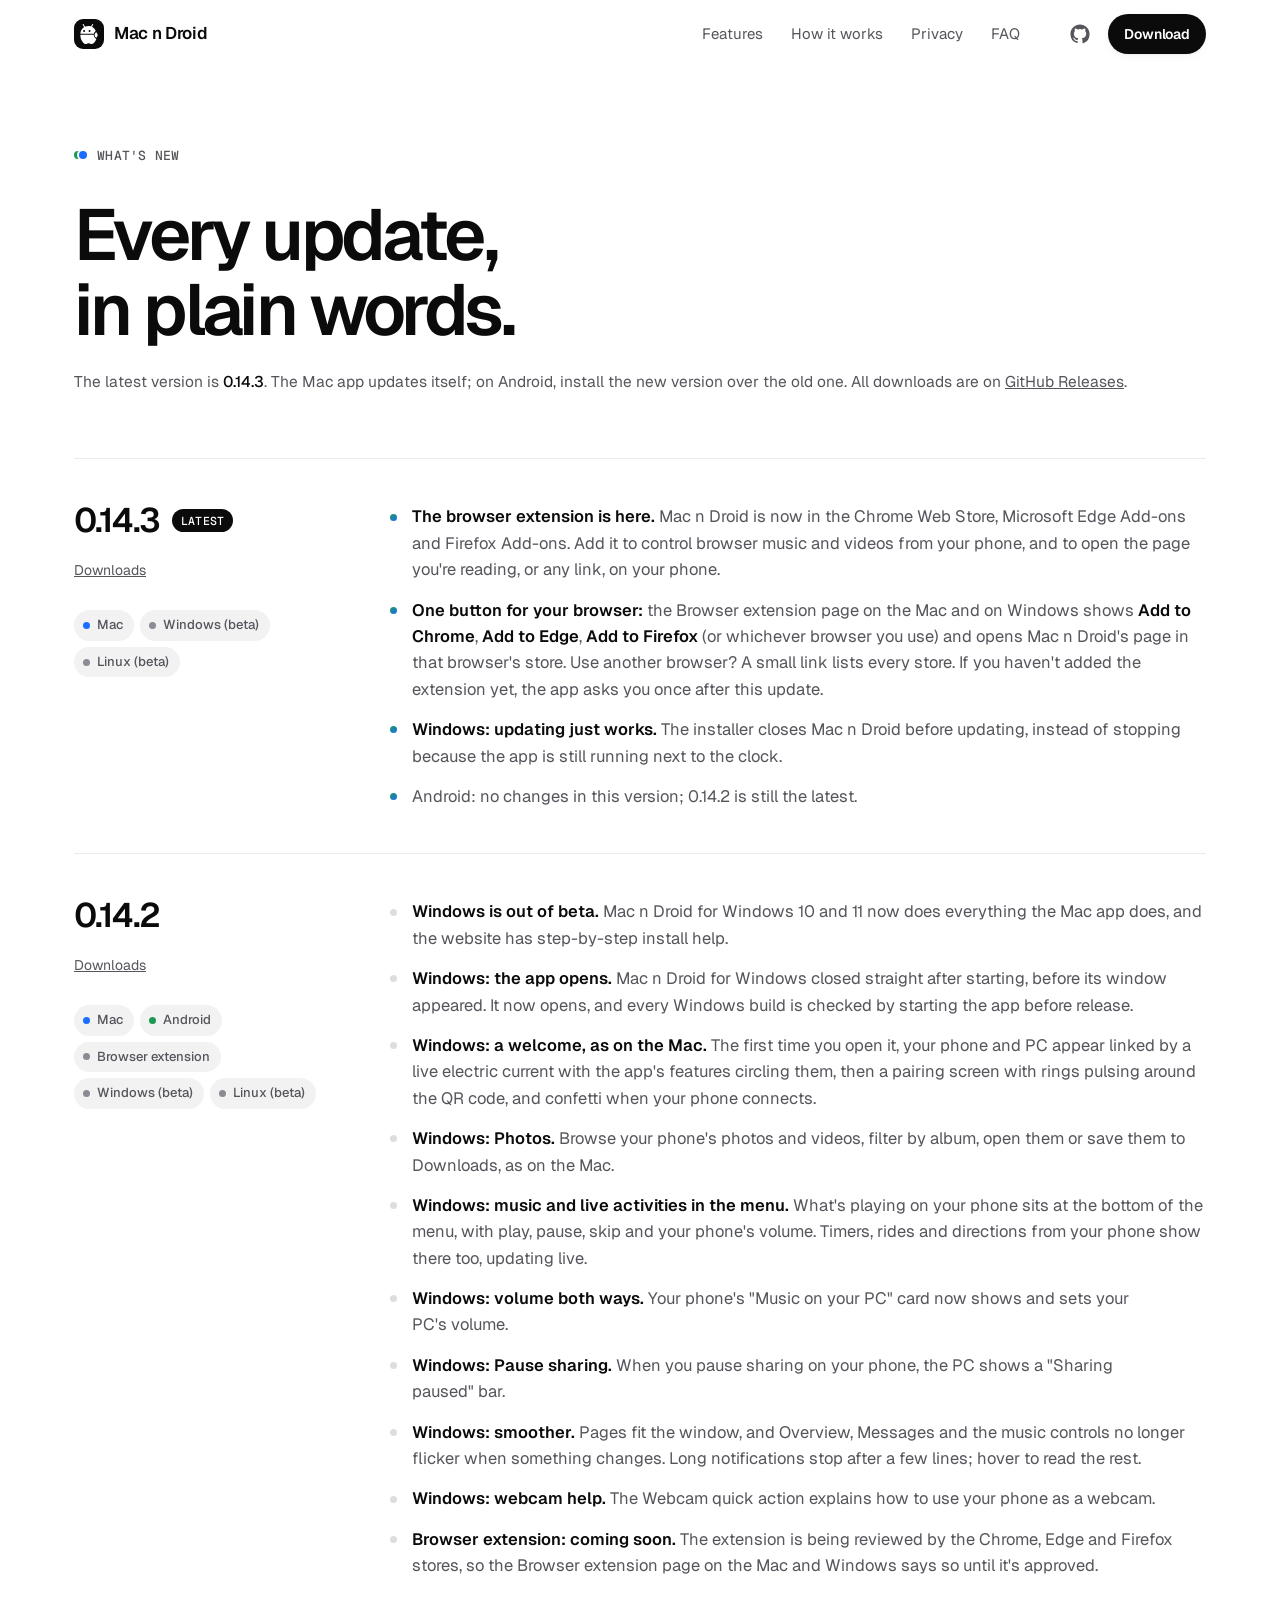
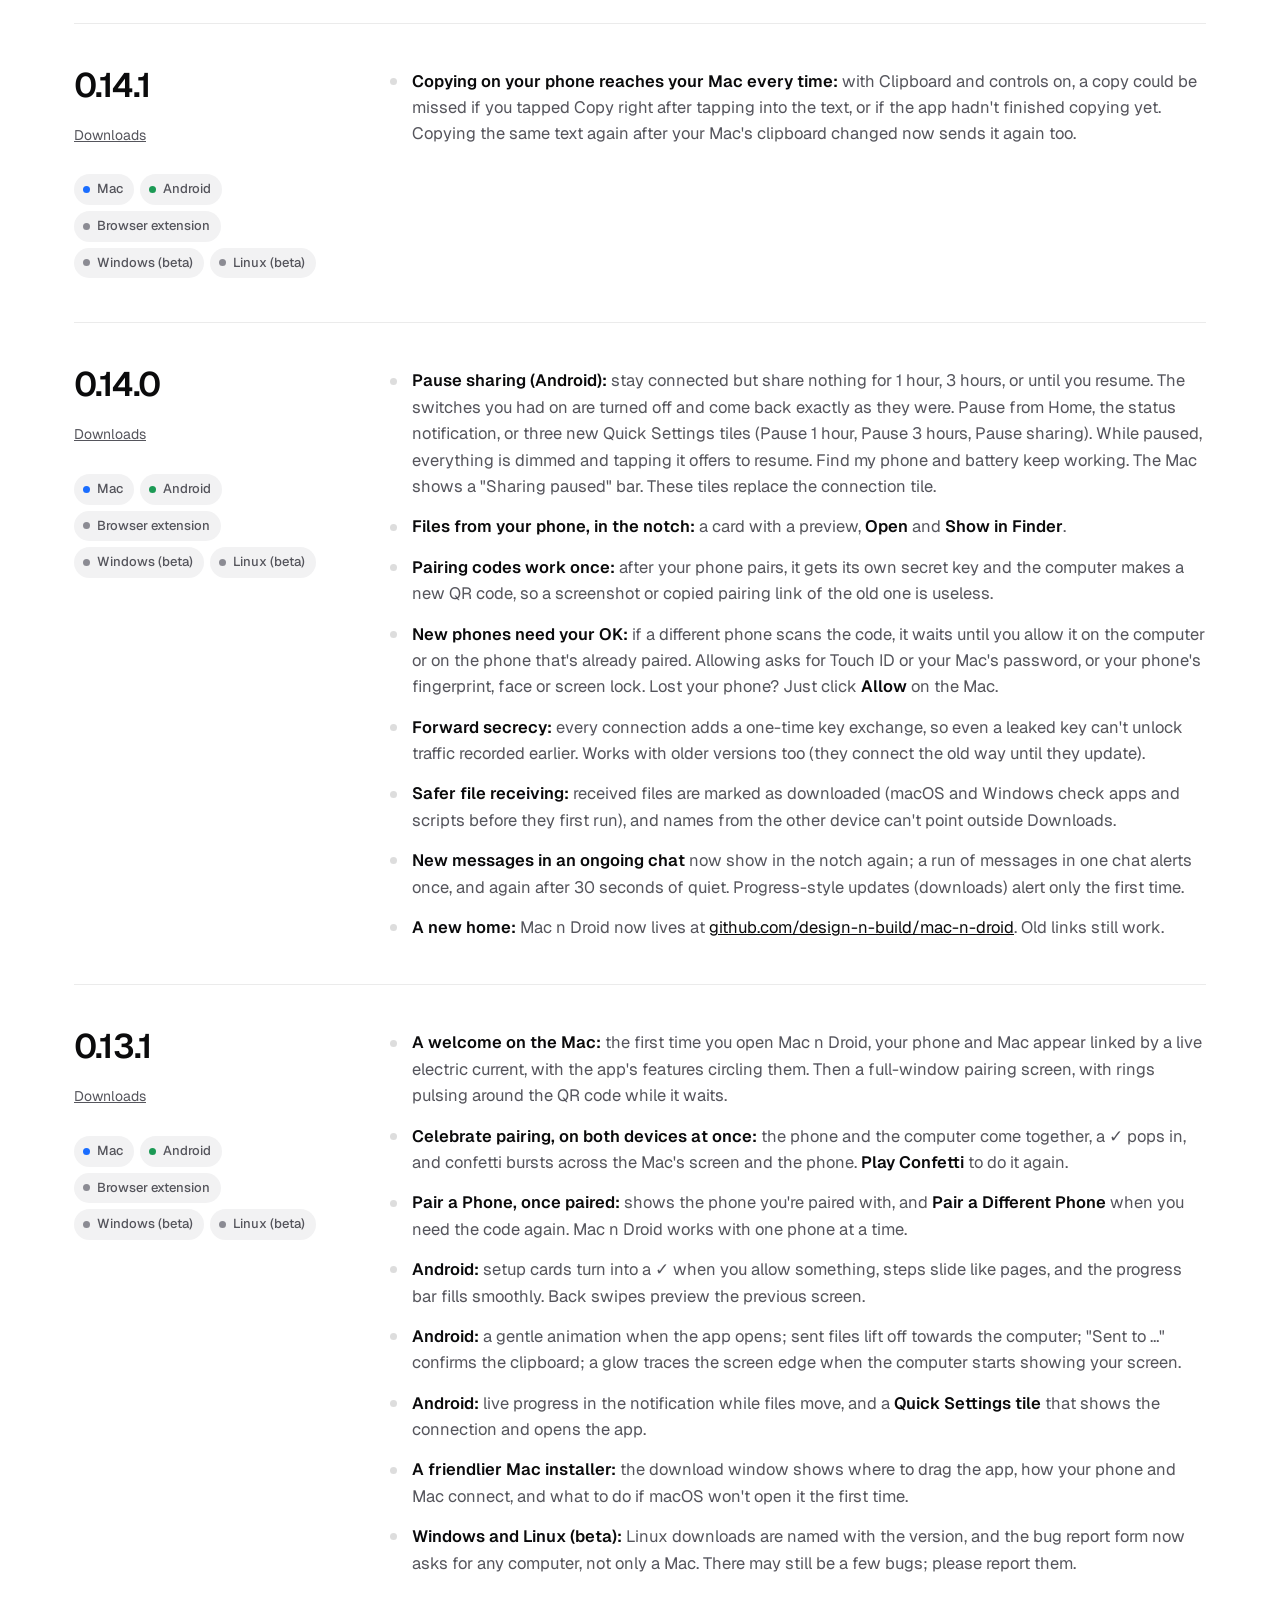
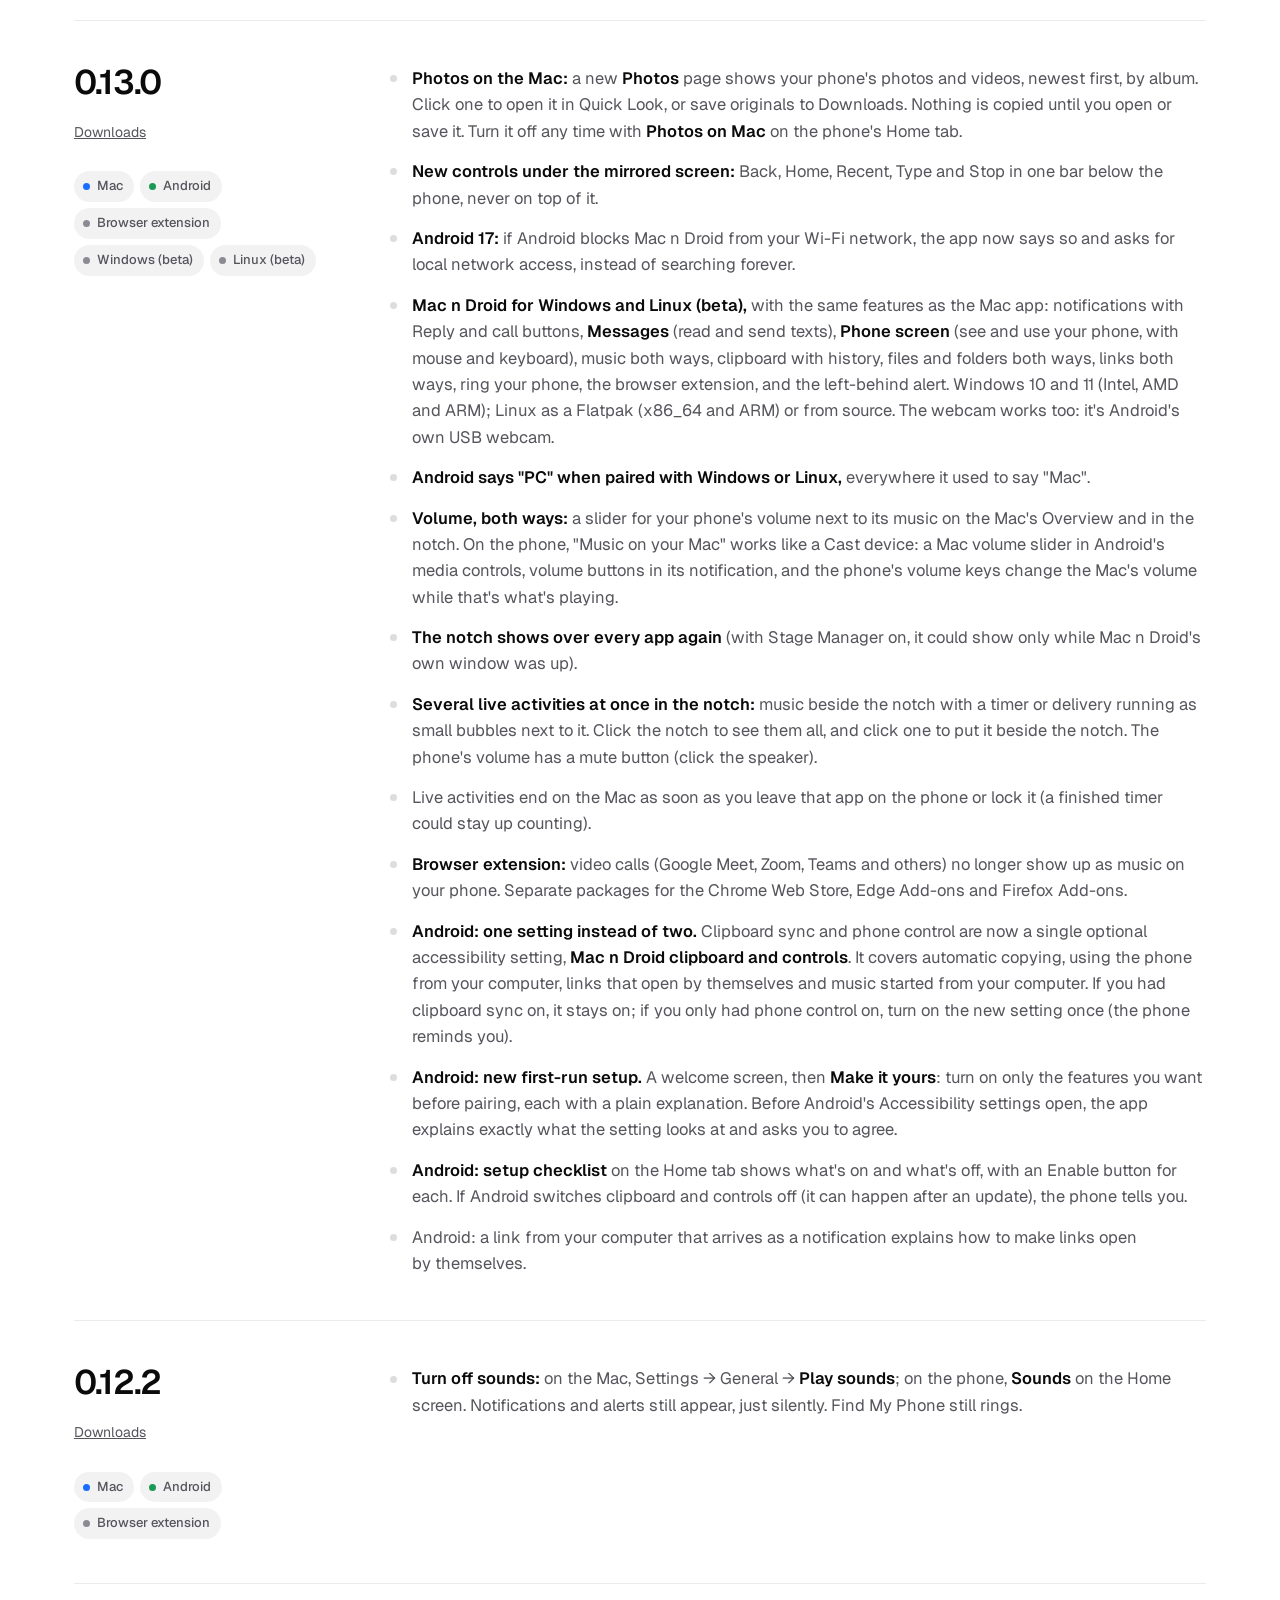
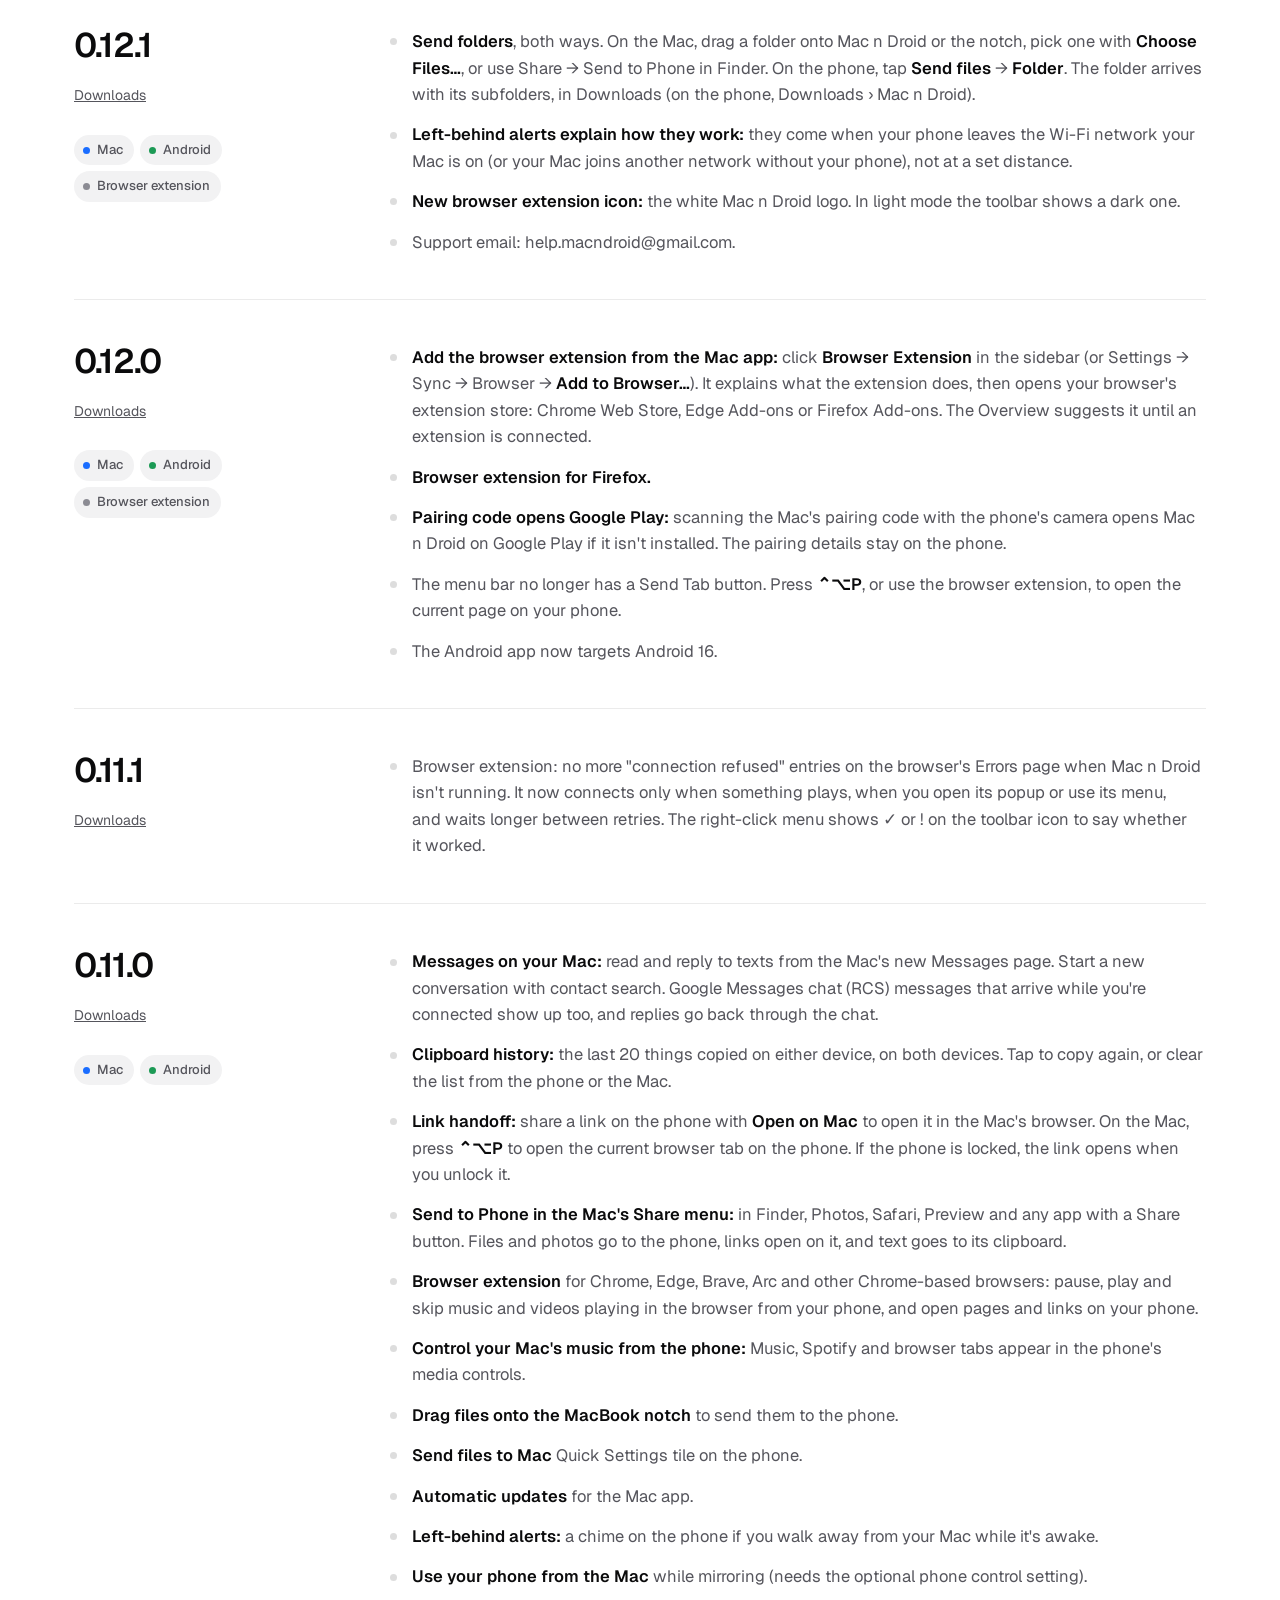
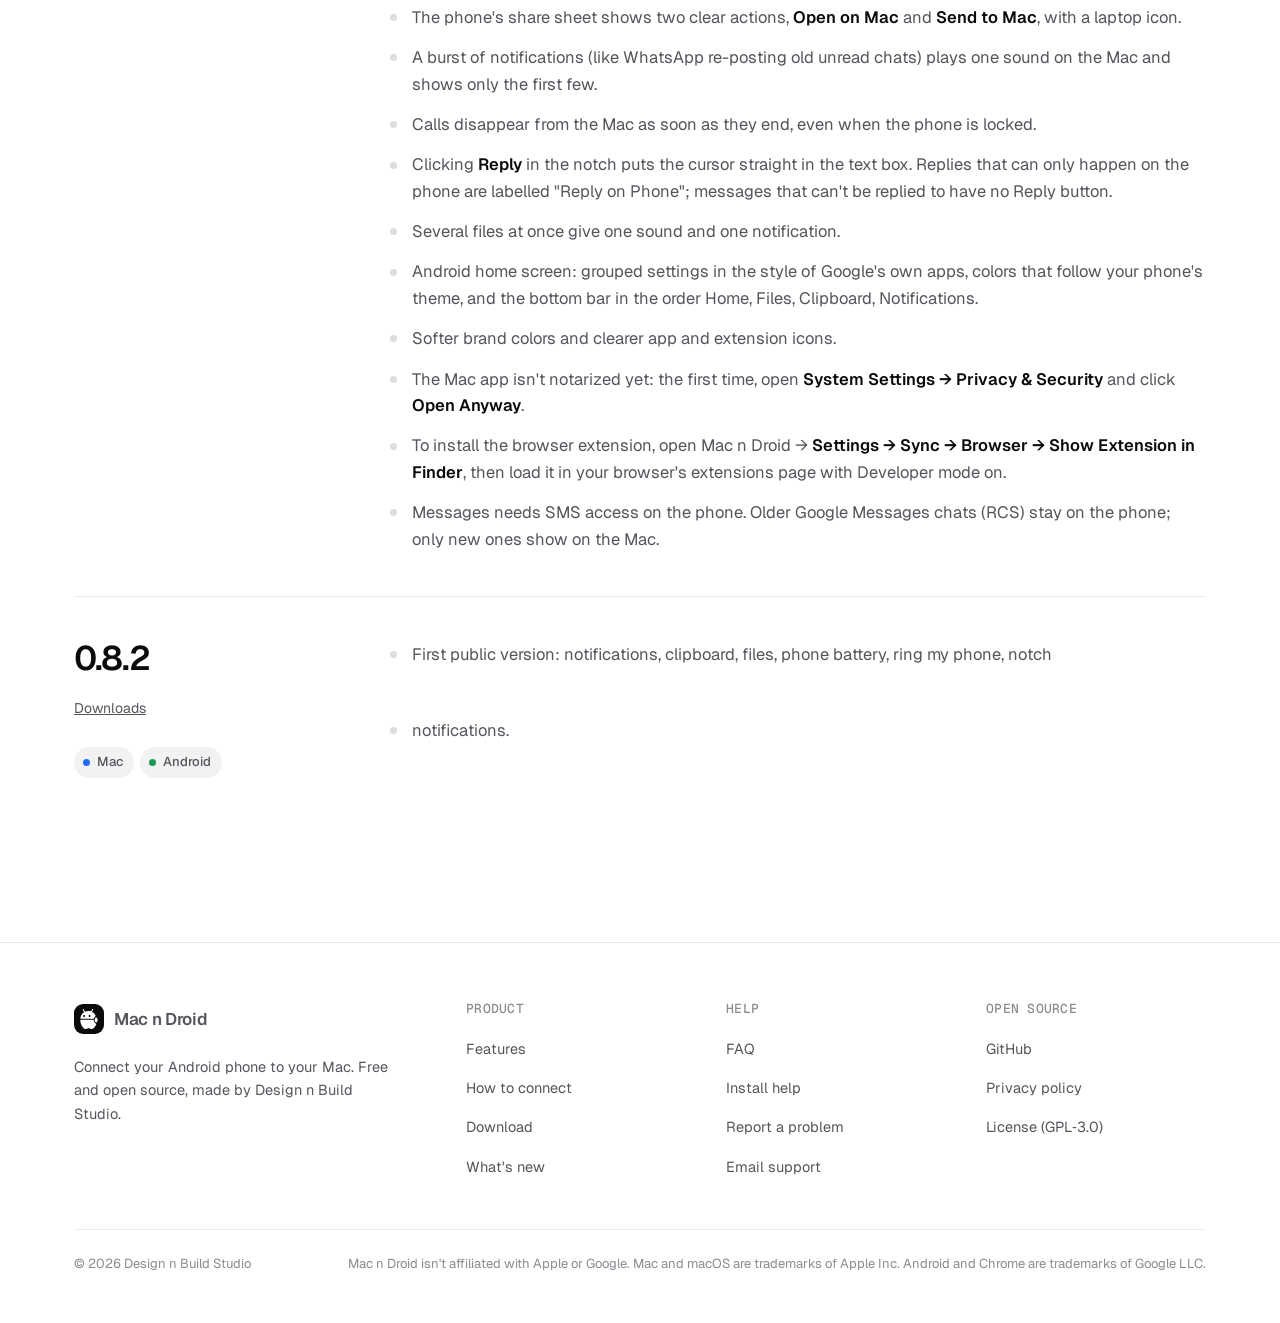
<file: site/whats-new.html>
<!doctype html>
<html lang="en">
<head>
<meta charset="utf-8">
<meta name="viewport" content="width=device-width, initial-scale=1, viewport-fit=cover">
<title>What's new · Mac n Droid</title>
<meta name="description" content="What's new in each version of Mac n Droid, the free app that connects your Android phone to your Mac: new features, fixes and improvements.">
<link rel="canonical" href="https://design-n-build.github.io/mac-n-droid/whats-new.html">
<meta name="theme-color" content="#ffffff" media="(prefers-color-scheme: light)">
<meta name="theme-color" content="#09090a" media="(prefers-color-scheme: dark)">
<meta name="color-scheme" content="light dark">
<link rel="icon" href="assets/favicon.svg" type="image/svg+xml">
<link rel="apple-touch-icon" href="assets/apple-touch-icon.png">
<meta property="og:type" content="article">
<meta property="og:site_name" content="Mac n Droid">
<meta property="og:title" content="What's new in Mac n Droid">
<meta property="og:description" content="Every Mac n Droid update, in plain words.">
<meta property="og:url" content="https://design-n-build.github.io/mac-n-droid/whats-new.html">
<meta property="og:image" content="https://design-n-build.github.io/mac-n-droid/assets/og.png">
<meta name="twitter:card" content="summary_large_image">
<link rel="preconnect" href="https://fonts.googleapis.com">
<link rel="preconnect" href="https://fonts.gstatic.com" crossorigin>
<link rel="stylesheet" href="https://fonts.googleapis.com/css2?family=Geist:wght@300..700&family=Geist+Mono:wght@500&display=swap">
<link rel="stylesheet" href="assets/site.css">
<script type="application/ld+json">
{"@context":"https://schema.org","@type":"WebPage","name":"What's new in Mac n Droid","url":"https://design-n-build.github.io/mac-n-droid/whats-new.html",
 "breadcrumb":{"@type":"BreadcrumbList","itemListElement":[{"@type":"ListItem","position":1,"name":"Mac n Droid","item":"https://design-n-build.github.io/mac-n-droid/"},{"@type":"ListItem","position":2,"name":"What's new","item":"https://design-n-build.github.io/mac-n-droid/whats-new.html"}]}}
</script>
</head>
<body>
<svg width="0" height="0" style="position:absolute" aria-hidden="true">
  <symbol id="mark" viewBox="118 96 360 360"><path fill="currentColor" d="M373.097 287.848C374.916 287.848 376.31 289.453 376.17 291.267C376.056 292.75 375.998 294.247 375.998 295.754C375.998 321.005 392.293 343.097 416.629 355.178C417.977 355.847 418.667 357.382 418.151 358.795C416.341 363.755 412.739 372.245 409.022 379.052C387.985 417.578 375.998 431.748 347.695 438.021C325.878 442.855 323.32 425.534 291.872 425.44C271.429 425.38 257.681 441.223 235.263 438.021C218.751 435.662 212.048 426.004 201.455 413.646C155.7 360.266 156.401 303.218 157.207 290.47C157.303 288.955 158.567 287.848 160.085 287.848H373.097ZM198.327 114.072C202.153 111.863 207.047 113.174 209.256 117L230.637 154.033C231.416 155.383 233.097 155.907 234.522 155.275C235.51 154.835 236.505 154.408 237.505 153.994C253.244 147.475 270.114 144.119 287.15 144.119C301.513 144.119 315.757 146.506 329.305 151.161C330.683 151.634 332.212 151.082 332.941 149.82L351.891 117C354.1 113.174 358.992 111.864 362.818 114.072C366.644 116.281 367.956 121.174 365.747 125L348.005 155.728C347.148 157.213 347.709 159.11 349.215 159.931C360.093 165.857 370.09 173.322 378.883 182.115C390.929 194.162 400.485 208.464 407.005 224.203C407.096 224.424 407.187 224.645 407.277 224.866C407.813 226.182 407.316 227.682 406.146 228.488C390.793 239.067 380.086 254.133 376.947 271.264C376.677 272.739 375.416 273.849 373.916 273.849H160.421C158.764 273.849 157.417 272.505 157.456 270.849C157.826 254.835 161.159 239.018 167.296 224.203C173.815 208.464 183.372 194.162 195.418 182.115C201.576 175.957 208.323 170.451 215.551 165.667C216.895 164.778 217.338 162.998 216.532 161.602L195.399 125C193.191 121.174 194.502 116.282 198.327 114.072ZM307.295 212.255C298.618 212.255 291.584 219.289 291.584 227.966C291.584 236.643 298.618 243.677 307.295 243.677C315.972 243.677 323.006 236.643 323.006 227.966C323.006 219.289 315.972 212.255 307.295 212.255ZM217.72 211.572C209.043 211.572 202.009 218.606 202.009 227.283C202.009 235.96 209.043 242.994 217.72 242.994C226.397 242.994 233.43 235.96 233.431 227.283C233.431 218.606 226.397 211.572 217.72 211.572Z"/><path fill="currentColor" d="M409.695 249.9C412.483 247.564 416.519 247.564 419.307 249.9C431.346 259.989 439.001 275.136 439.001 292.072C439.001 309.008 431.346 324.155 419.307 334.244C416.519 336.581 412.483 336.581 409.695 334.244C397.656 324.155 390.001 309.008 390.001 292.072C390.001 275.136 397.656 259.989 409.695 249.9Z"/></symbol>
  <symbol id="i-lock" viewBox="0 0 24 24"><rect width="18" height="11" x="3" y="11" rx="2"/><path d="M7 11V7a5 5 0 0 1 10 0v4"/></symbol>
  <symbol id="i-cloudoff" viewBox="0 0 24 24"><path d="m2 2 20 20"/><path d="M5.78 5.78A7 7 0 0 0 9 19h8.5a4.5 4.5 0 0 0 1.31-.19"/><path d="M21.53 16.5A4.5 4.5 0 0 0 17.5 10h-1.79A7 7 0 0 0 10 5.07"/></symbol>
  <symbol id="i-user" viewBox="0 0 24 24"><circle cx="12" cy="8" r="4"/><path d="M4 21v-1a6 6 0 0 1 9-5.2"/><path d="m17 15 5 5"/><path d="m22 15-5 5"/></symbol>
  <symbol id="i-code" viewBox="0 0 24 24"><path d="m16 18 6-6-6-6"/><path d="m8 6-6 6 6 6"/></symbol>
  <symbol id="i-globe" viewBox="0 0 24 24"><circle cx="12" cy="12" r="10"/><path d="M2 12h20"/><path d="M12 2a15.3 15.3 0 0 1 4 10 15.3 15.3 0 0 1-4 10 15.3 15.3 0 0 1-4-10 15.3 15.3 0 0 1 4-10z"/></symbol>
  <symbol id="i-shield" viewBox="0 0 24 24"><path d="M20 13c0 5-3.5 7.5-7.66 8.95a1 1 0 0 1-.67-.01C7.5 20.5 4 18 4 13V6a1 1 0 0 1 1-1c2 0 4.5-1.2 6.24-2.72a1.17 1.17 0 0 1 1.52 0C14.51 3.81 17 5 19 5a1 1 0 0 1 1 1z"/><path d="m9 12 2 2 4-4"/></symbol>
  <symbol id="i-github" viewBox="0 0 24 24"><path fill="currentColor" stroke="none" d="M12 .5C5.65.5.5 5.65.5 12a11.5 11.5 0 0 0 7.86 10.92c.58.1.79-.25.79-.56v-2c-3.2.7-3.87-1.37-3.87-1.37-.53-1.33-1.28-1.69-1.28-1.69-1.05-.72.08-.7.08-.7 1.16.08 1.77 1.19 1.77 1.19 1.03 1.77 2.7 1.26 3.36.96.1-.75.4-1.26.73-1.55-2.55-.29-5.24-1.28-5.24-5.69 0-1.26.45-2.29 1.19-3.1-.12-.29-.52-1.46.11-3.05 0 0 .97-.31 3.17 1.18a11 11 0 0 1 5.77 0c2.2-1.49 3.17-1.18 3.17-1.18.63 1.59.23 2.76.11 3.05.74.81 1.19 1.84 1.19 3.1 0 4.42-2.7 5.4-5.26 5.68.41.36.78 1.06.78 2.14v3.17c0 .31.21.67.8.56A11.5 11.5 0 0 0 23.5 12C23.5 5.65 18.35.5 12 .5Z"/></symbol>
</svg>

<a class="skip" href="#main">Skip to content</a>

<header class="nav" id="nav">
  <div class="wrap">
    <a class="brand" href="./" aria-label="Mac n Droid home">
      <span class="brand-mark"><svg aria-hidden="true"><use href="#mark"/></svg></span>Mac n Droid
    </a>
    <nav class="nav-links" aria-label="Main">
      <a href="./#features">Features</a>
      <a href="./#how-to-connect">How it works</a>
      <a href="./#privacy">Privacy</a>
      <a href="./#faq">FAQ</a>
    </nav>
    <div class="nav-cta">
      <a class="icon-btn" href="https://github.com/design-n-build/mac-n-droid" aria-label="Mac n Droid on GitHub"><svg class="ic" aria-hidden="true"><use href="#i-github"/></svg></a>
      <a class="btn btn-primary btn-sm" href="./#download">Download</a>
    </div>
  </div>
</header>

<main id="main">
<div class="wrap">
  <header class="doc-hero">
    <p class="eyebrow"><span class="duo" aria-hidden="true"><i></i><i></i></span>What's new</p>
    <h1>Every update, in plain words.</h1>
    <p class="meta">The latest version is <b>0.14.3</b>. The Mac app updates itself; on Android, install the new version over the old one. All downloads are on <a href="https://github.com/design-n-build/mac-n-droid/releases">GitHub Releases</a>.</p>
  </header>
  <div class="releases">
      <section class="rel rv" id="v0.14.3" aria-labelledby="h0.14.3">
        <div class="rel-side">
        <div class="rel-head">
          <h2 id="h0.14.3"><a href="#v0.14.3">0.14.3</a><span class="latest">Latest</span></h2>
          <a class="rel-link" href="https://github.com/design-n-build/mac-n-droid/releases/tag/v0.14.3">Downloads</a>
        </div>
        <div class="rel-tags"><span class="tag mac">Mac</span><span class="tag">Windows (beta)</span><span class="tag">Linux (beta)</span></div>
        </div>
        <ul class="rel-list">
          <li><b>The browser extension is here.</b> Mac n Droid is now in the Chrome Web Store, Microsoft Edge Add-ons and Firefox Add-ons. Add it to control browser music and videos from your phone, and to open the page you're reading, or any link, on your phone.</li>
          <li><b>One button for your browser:</b> the Browser extension page on the Mac and on Windows shows <b>Add to Chrome</b>, <b>Add to Edge</b>, <b>Add to Firefox</b> (or whichever browser you use) and opens Mac n Droid's page in that browser's store. Use another browser? A small link lists every store. If you haven't added the extension yet, the app asks you once after this update.</li>
          <li><b>Windows: updating just works.</b> The installer closes Mac n Droid before updating, instead of stopping because the app is still running next to the clock.</li>
          <li>Android: no changes in this version; 0.14.2 is still the latest.</li>
        </ul>
      </section>
      <section class="rel rv" id="v0.14.2" aria-labelledby="h0.14.2">
        <div class="rel-side">
        <div class="rel-head">
          <h2 id="h0.14.2"><a href="#v0.14.2">0.14.2</a></h2>
          <a class="rel-link" href="https://github.com/design-n-build/mac-n-droid/releases/tag/v0.14.2">Downloads</a>
        </div>
        <div class="rel-tags"><span class="tag mac">Mac</span><span class="tag droid">Android</span><span class="tag">Browser extension</span><span class="tag">Windows (beta)</span><span class="tag">Linux (beta)</span></div>
        </div>
        <ul class="rel-list">
          <li><b>Windows is out of beta.</b> Mac n Droid for Windows 10 and 11 now does everything the Mac app does, and the website has step-by-step install help.</li>
          <li><b>Windows: the app opens.</b> Mac n Droid for Windows closed straight after starting, before its window appeared. It now opens, and every Windows build is checked by starting the app before release.</li>
          <li><b>Windows: a welcome, as on the Mac.</b> The first time you open it, your phone and PC appear linked by a live electric current with the app's features circling them, then a pairing screen with rings pulsing around the QR code, and confetti when your phone connects.</li>
          <li><b>Windows: Photos.</b> Browse your phone's photos and videos, filter by album, open them or save them to Downloads, as on the Mac.</li>
          <li><b>Windows: music and live activities in the menu.</b> What's playing on your phone sits at the bottom of the menu, with play, pause, skip and your phone's volume. Timers, rides and directions from your phone show there too, updating live.</li>
          <li><b>Windows: volume both ways.</b> Your phone's "Music on your PC" card now shows and sets your PC's volume.</li>
          <li><b>Windows: Pause sharing.</b> When you pause sharing on your phone, the PC shows a "Sharing paused" bar.</li>
          <li><b>Windows: smoother.</b> Pages fit the window, and Overview, Messages and the music controls no longer flicker when something changes. Long notifications stop after a few lines; hover to read the rest.</li>
          <li><b>Windows: webcam help.</b> The Webcam quick action explains how to use your phone as a webcam.</li>
          <li><b>Browser extension: coming soon.</b> The extension is being reviewed by the Chrome, Edge and Firefox stores, so the Browser extension page on the Mac and Windows says so until it's approved.</li>
        </ul>
      </section>
      <section class="rel rv" id="v0.14.1" aria-labelledby="h0.14.1">
        <div class="rel-side">
        <div class="rel-head">
          <h2 id="h0.14.1"><a href="#v0.14.1">0.14.1</a></h2>
          <a class="rel-link" href="https://github.com/design-n-build/mac-n-droid/releases/tag/v0.14.1">Downloads</a>
        </div>
        <div class="rel-tags"><span class="tag mac">Mac</span><span class="tag droid">Android</span><span class="tag">Browser extension</span><span class="tag">Windows (beta)</span><span class="tag">Linux (beta)</span></div>
        </div>
        <ul class="rel-list">
          <li><b>Copying on your phone reaches your Mac every time:</b> with Clipboard and controls on, a copy could be missed if you tapped Copy right after tapping into the text, or if the app hadn't finished copying yet. Copying the same text again after your Mac's clipboard changed now sends it again too.</li>
        </ul>
      </section>
      <section class="rel rv" id="v0.14.0" aria-labelledby="h0.14.0">
        <div class="rel-side">
        <div class="rel-head">
          <h2 id="h0.14.0"><a href="#v0.14.0">0.14.0</a></h2>
          <a class="rel-link" href="https://github.com/design-n-build/mac-n-droid/releases/tag/v0.14.0">Downloads</a>
        </div>
        <div class="rel-tags"><span class="tag mac">Mac</span><span class="tag droid">Android</span><span class="tag">Browser extension</span><span class="tag">Windows (beta)</span><span class="tag">Linux (beta)</span></div>
        </div>
        <ul class="rel-list">
          <li><b>Pause sharing (Android):</b> stay connected but share nothing for 1 hour, 3 hours, or until you resume. The switches you had on are turned off and come back exactly as they were. Pause from Home, the status notification, or three new Quick Settings tiles (Pause 1 hour, Pause 3 hours, Pause sharing). While paused, everything is dimmed and tapping it offers to resume. Find my phone and battery keep working. The Mac shows a "Sharing paused" bar. These tiles replace the connection tile.</li>
          <li><b>Files from your phone, in the notch:</b> a card with a preview, <b>Open</b> and <b>Show in Finder</b>.</li>
          <li><b>Pairing codes work once:</b> after your phone pairs, it gets its own secret key and the computer makes a new QR code, so a screenshot or copied pairing link of the old one is useless.</li>
          <li><b>New phones need your OK:</b> if a different phone scans the code, it waits until you allow it on the computer or on the phone that's already paired. Allowing asks for Touch ID or your Mac's password, or your phone's fingerprint, face or screen lock. Lost your phone? Just click <b>Allow</b> on the Mac.</li>
          <li><b>Forward secrecy:</b> every connection adds a one-time key exchange, so even a leaked key can't unlock traffic recorded earlier. Works with older versions too (they connect the old way until they update).</li>
          <li><b>Safer file receiving:</b> received files are marked as downloaded (macOS and Windows check apps and scripts before they first run), and names from the other device can't point outside Downloads.</li>
          <li><b>New messages in an ongoing chat</b> now show in the notch again; a run of messages in one chat alerts once, and again after 30 seconds of quiet. Progress-style updates (downloads) alert only the first time.</li>
          <li><b>A new home:</b> Mac n Droid now lives at <a href="https://github.com/design-n-build/mac-n-droid">github.com/design-n-build/mac-n-droid</a>. Old links still work.</li>
        </ul>
      </section>
      <section class="rel rv" id="v0.13.1" aria-labelledby="h0.13.1">
        <div class="rel-side">
        <div class="rel-head">
          <h2 id="h0.13.1"><a href="#v0.13.1">0.13.1</a></h2>
          <a class="rel-link" href="https://github.com/design-n-build/mac-n-droid/releases/tag/v0.13.1">Downloads</a>
        </div>
        <div class="rel-tags"><span class="tag mac">Mac</span><span class="tag droid">Android</span><span class="tag">Browser extension</span><span class="tag">Windows (beta)</span><span class="tag">Linux (beta)</span></div>
        </div>
        <ul class="rel-list">
          <li><b>A welcome on the Mac:</b> the first time you open Mac n Droid, your phone and Mac appear linked by a live electric current, with the app's features circling them. Then a full-window pairing screen, with rings pulsing around the QR code while it waits.</li>
          <li><b>Celebrate pairing, on both devices at once:</b> the phone and the computer come together, a ✓ pops in, and confetti bursts across the Mac's screen and the phone. <b>Play Confetti</b> to do it again.</li>
          <li><b>Pair a Phone, once paired:</b> shows the phone you're paired with, and <b>Pair a Different Phone</b> when you need the code again. Mac n Droid works with one phone at a time.</li>
          <li><b>Android:</b> setup cards turn into a ✓ when you allow something, steps slide like pages, and the progress bar fills smoothly. Back swipes preview the previous screen.</li>
          <li><b>Android:</b> a gentle animation when the app opens; sent files lift off towards the computer; "Sent to …" confirms the clipboard; a glow traces the screen edge when the computer starts showing your screen.</li>
          <li><b>Android:</b> live progress in the notification while files move, and a <b>Quick Settings tile</b> that shows the connection and opens the app.</li>
          <li><b>A friendlier Mac installer:</b> the download window shows where to drag the app, how your phone and Mac connect, and what to do if macOS won't open it the first time.</li>
          <li><b>Windows and Linux (beta):</b> Linux downloads are named with the version, and the bug report form now asks for any computer, not only a Mac. There may still be a few bugs; please report them.</li>
        </ul>
      </section>
      <section class="rel rv" id="v0.13.0" aria-labelledby="h0.13.0">
        <div class="rel-side">
        <div class="rel-head">
          <h2 id="h0.13.0"><a href="#v0.13.0">0.13.0</a></h2>
          <a class="rel-link" href="https://github.com/design-n-build/mac-n-droid/releases/tag/v0.13.0">Downloads</a>
        </div>
        <div class="rel-tags"><span class="tag mac">Mac</span><span class="tag droid">Android</span><span class="tag">Browser extension</span><span class="tag">Windows (beta)</span><span class="tag">Linux (beta)</span></div>
        </div>
        <ul class="rel-list">
          <li><b>Photos on the Mac:</b> a new <b>Photos</b> page shows your phone's photos and videos, newest first, by album. Click one to open it in Quick Look, or save originals to Downloads. Nothing is copied until you open or save it. Turn it off any time with <b>Photos on Mac</b> on the phone's Home tab.</li>
          <li><b>New controls under the mirrored screen:</b> Back, Home, Recent, Type and Stop in one bar below the phone, never on top of it.</li>
          <li><b>Android 17:</b> if Android blocks Mac n Droid from your Wi-Fi network, the app now says so and asks for local network access, instead of searching forever.</li>
          <li><b>Mac n Droid for Windows and Linux (beta),</b> with the same features as the Mac app: notifications with Reply and call buttons, <b>Messages</b> (read and send texts), <b>Phone screen</b> (see and use your phone, with mouse and keyboard), music both ways, clipboard with history, files and folders both ways, links both ways, ring your phone, the browser extension, and the left-behind alert. Windows 10 and 11 (Intel, AMD and ARM); Linux as a Flatpak (x86_64 and ARM) or from source. The webcam works too: it's Android's own USB webcam.</li>
          <li><b>Android says "PC" when paired with Windows or Linux,</b> everywhere it used to say "Mac".</li>
          <li><b>Volume, both ways:</b> a slider for your phone's volume next to its music on the Mac's Overview and in the notch. On the phone, "Music on your Mac" works like a Cast device: a Mac volume slider in Android's media controls, volume buttons in its notification, and the phone's volume keys change the Mac's volume while that's what's playing.</li>
          <li><b>The notch shows over every app again</b> (with Stage Manager on, it could show only while Mac n Droid's own window was up).</li>
          <li><b>Several live activities at once in the notch:</b> music beside the notch with a timer or delivery running as small bubbles next to it. Click the notch to see them all, and click one to put it beside the notch. The phone's volume has a mute button (click the speaker).</li>
          <li>Live activities end on the Mac as soon as you leave that app on the phone or lock it (a finished timer could stay up counting).</li>
          <li><b>Browser extension:</b> video calls (Google Meet, Zoom, Teams and others) no longer show up as music on your phone. Separate packages for the Chrome Web Store, Edge Add-ons and Firefox Add-ons.</li>
          <li><b>Android: one setting instead of two.</b> Clipboard sync and phone control are now a single optional accessibility setting, <b>Mac n Droid clipboard and controls</b>. It covers automatic copying, using the phone from your computer, links that open by themselves and music started from your computer. If you had clipboard sync on, it stays on; if you only had phone control on, turn on the new setting once (the phone reminds you).</li>
          <li><b>Android: new first-run setup.</b> A welcome screen, then <b>Make it yours</b>: turn on only the features you want before pairing, each with a plain explanation. Before Android's Accessibility settings open, the app explains exactly what the setting looks at and asks you to agree.</li>
          <li><b>Android: setup checklist</b> on the Home tab shows what's on and what's off, with an Enable button for each. If Android switches clipboard and controls off (it can happen after an update), the phone tells you.</li>
          <li>Android: a link from your computer that arrives as a notification explains how to make links open by themselves.</li>
        </ul>
      </section>
      <section class="rel rv" id="v0.12.2" aria-labelledby="h0.12.2">
        <div class="rel-side">
        <div class="rel-head">
          <h2 id="h0.12.2"><a href="#v0.12.2">0.12.2</a></h2>
          <a class="rel-link" href="https://github.com/design-n-build/mac-n-droid/releases/tag/v0.12.2">Downloads</a>
        </div>
        <div class="rel-tags"><span class="tag mac">Mac</span><span class="tag droid">Android</span><span class="tag">Browser extension</span></div>
        </div>
        <ul class="rel-list">
          <li><b>Turn off sounds:</b> on the Mac, Settings → General → <b>Play sounds</b>; on the phone, <b>Sounds</b> on the Home screen. Notifications and alerts still appear, just silently. Find My Phone still rings.</li>
        </ul>
      </section>
      <section class="rel rv" id="v0.12.1" aria-labelledby="h0.12.1">
        <div class="rel-side">
        <div class="rel-head">
          <h2 id="h0.12.1"><a href="#v0.12.1">0.12.1</a></h2>
          <a class="rel-link" href="https://github.com/design-n-build/mac-n-droid/releases/tag/v0.12.1">Downloads</a>
        </div>
        <div class="rel-tags"><span class="tag mac">Mac</span><span class="tag droid">Android</span><span class="tag">Browser extension</span></div>
        </div>
        <ul class="rel-list">
          <li><b>Send folders</b>, both ways. On the Mac, drag a folder onto Mac n Droid or the notch, pick one with <b>Choose Files…</b>, or use Share → Send to Phone in Finder. On the phone, tap <b>Send files</b> → <b>Folder</b>. The folder arrives with its subfolders, in Downloads (on the phone, Downloads › Mac n Droid).</li>
          <li><b>Left-behind alerts explain how they work:</b> they come when your phone leaves the Wi-Fi network your Mac is on (or your Mac joins another network without your phone), not at a set distance.</li>
          <li><b>New browser extension icon:</b> the white Mac n Droid logo. In light mode the toolbar shows a dark one.</li>
          <li>Support email: help.macndroid@gmail.com.</li>
        </ul>
      </section>
      <section class="rel rv" id="v0.12.0" aria-labelledby="h0.12.0">
        <div class="rel-side">
        <div class="rel-head">
          <h2 id="h0.12.0"><a href="#v0.12.0">0.12.0</a></h2>
          <a class="rel-link" href="https://github.com/design-n-build/mac-n-droid/releases/tag/v0.12.0">Downloads</a>
        </div>
        <div class="rel-tags"><span class="tag mac">Mac</span><span class="tag droid">Android</span><span class="tag">Browser extension</span></div>
        </div>
        <ul class="rel-list">
          <li><b>Add the browser extension from the Mac app:</b> click <b>Browser Extension</b> in the sidebar (or Settings → Sync → Browser → <b>Add to Browser…</b>). It explains what the extension does, then opens your browser's extension store: Chrome Web Store, Edge Add-ons or Firefox Add-ons. The Overview suggests it until an extension is connected.</li>
          <li><b>Browser extension for Firefox.</b></li>
          <li><b>Pairing code opens Google Play:</b> scanning the Mac's pairing code with the phone's camera opens Mac n Droid on Google Play if it isn't installed. The pairing details stay on the phone.</li>
          <li>The menu bar no longer has a Send Tab button. Press <b>⌃⌥P</b>, or use the browser extension, to open the current page on your phone.</li>
          <li>The Android app now targets Android 16.</li>
        </ul>
      </section>
      <section class="rel rv" id="v0.11.1" aria-labelledby="h0.11.1">
        <div class="rel-side">
        <div class="rel-head">
          <h2 id="h0.11.1"><a href="#v0.11.1">0.11.1</a></h2>
          <a class="rel-link" href="https://github.com/design-n-build/mac-n-droid/releases/tag/v0.11.1">Downloads</a>
        </div>
        <div class="rel-tags"></div>
        </div>
        <ul class="rel-list">
          <li>Browser extension: no more "connection refused" entries on the browser's Errors page when Mac n Droid isn't running. It now connects only when something plays, when you open its popup or use its menu, and waits longer between retries. The right-click menu shows ✓ or ! on the toolbar icon to say whether it worked.</li>
        </ul>
      </section>
      <section class="rel rv" id="v0.11.0" aria-labelledby="h0.11.0">
        <div class="rel-side">
        <div class="rel-head">
          <h2 id="h0.11.0"><a href="#v0.11.0">0.11.0</a></h2>
          <a class="rel-link" href="https://github.com/design-n-build/mac-n-droid/releases/tag/v0.11.0">Downloads</a>
        </div>
        <div class="rel-tags"><span class="tag mac">Mac</span><span class="tag droid">Android</span></div>
        </div>
        <ul class="rel-list">
          <li><b>Messages on your Mac:</b> read and reply to texts from the Mac's new Messages page. Start a new conversation with contact search. Google Messages chat (RCS) messages that arrive while you're connected show up too, and replies go back through the chat.</li>
          <li><b>Clipboard history:</b> the last 20 things copied on either device, on both devices. Tap to copy again, or clear the list from the phone or the Mac.</li>
          <li><b>Link handoff:</b> share a link on the phone with <b>Open on Mac</b> to open it in the Mac's browser. On the Mac, press <b>⌃⌥P</b> to open the current browser tab on the phone. If the phone is locked, the link opens when you unlock it.</li>
          <li><b>Send to Phone in the Mac's Share menu:</b> in Finder, Photos, Safari, Preview and any app with a Share button. Files and photos go to the phone, links open on it, and text goes to its clipboard.</li>
          <li><b>Browser extension</b> for Chrome, Edge, Brave, Arc and other Chrome-based browsers: pause, play and skip music and videos playing in the browser from your phone, and open pages and links on your phone.</li>
          <li><b>Control your Mac's music from the phone:</b> Music, Spotify and browser tabs appear in the phone's media controls.</li>
          <li><b>Drag files onto the MacBook notch</b> to send them to the phone.</li>
          <li><b>Send files to Mac</b> Quick Settings tile on the phone.</li>
          <li><b>Automatic updates</b> for the Mac app.</li>
          <li><b>Left-behind alerts:</b> a chime on the phone if you walk away from your Mac while it's awake.</li>
          <li><b>Use your phone from the Mac</b> while mirroring (needs the optional phone control setting).</li>
          <li>The phone's share sheet shows two clear actions, <b>Open on Mac</b> and <b>Send to Mac</b>, with a laptop icon.</li>
          <li>A burst of notifications (like WhatsApp re-posting old unread chats) plays one sound on the Mac and shows only the first few.</li>
          <li>Calls disappear from the Mac as soon as they end, even when the phone is locked.</li>
          <li>Clicking <b>Reply</b> in the notch puts the cursor straight in the text box. Replies that can only happen on the phone are labelled "Reply on Phone"; messages that can't be replied to have no Reply button.</li>
          <li>Several files at once give one sound and one notification.</li>
          <li>Android home screen: grouped settings in the style of Google's own apps, colors that follow your phone's theme, and the bottom bar in the order Home, Files, Clipboard, Notifications.</li>
          <li>Softer brand colors and clearer app and extension icons.</li>
          <li>The Mac app isn't notarized yet: the first time, open <b>System Settings → Privacy &amp; Security</b> and click <b>Open Anyway</b>.</li>
          <li>To install the browser extension, open Mac n Droid → <b>Settings → Sync → Browser → Show Extension in Finder</b>, then load it in your browser's extensions page with Developer mode on.</li>
          <li>Messages needs SMS access on the phone. Older Google Messages chats (RCS) stay on the phone; only new ones show on the Mac.</li>
        </ul>
      </section>
      <section class="rel rv" id="v0.8.2" aria-labelledby="h0.8.2">
        <div class="rel-side">
        <div class="rel-head">
          <h2 id="h0.8.2"><a href="#v0.8.2">0.8.2</a></h2>
          <a class="rel-link" href="https://github.com/design-n-build/mac-n-droid/releases/tag/v0.8.2">Downloads</a>
        </div>
        <div class="rel-tags"><span class="tag mac">Mac</span><span class="tag droid">Android</span></div>
        </div>
        <ul class="rel-list">
          <li>First public version: notifications, clipboard, files, phone battery, ring my phone, notch</li>
          <li>notifications.</li>
        </ul>
      </section>
  </div>
</div>
</main>

<footer class="foot">
  <div class="wrap">
    <div class="cols">
      <div class="about">
        <a class="brand" href="./"><span class="brand-mark"><svg aria-hidden="true"><use href="#mark"/></svg></span>Mac n Droid</a>
        <p>Connect your Android phone to your Mac. Free and open source, made by Design n Build Studio.</p>
      </div>
      <div><h4>Product</h4><ul><li><a href="./#features">Features</a></li><li><a href="./#how-to-connect">How to connect</a></li><li><a href="./#download">Download</a></li><li><a href="whats-new.html">What's new</a></li></ul></div>
      <div><h4>Help</h4><ul><li><a href="./#faq">FAQ</a></li><li><a href="install-help.html">Install help</a></li><li><a href="https://github.com/design-n-build/mac-n-droid/issues/new/choose">Report a problem</a></li><li><a href="mailto:help.macndroid@gmail.com">Email support</a></li></ul></div>
      <div><h4>Open source</h4><ul><li><a href="https://github.com/design-n-build/mac-n-droid">GitHub</a></li><li><a href="privacy.html">Privacy policy</a></li><li><a href="https://github.com/design-n-build/mac-n-droid/blob/main/LICENSE">License (GPL‑3.0)</a></li></ul></div>
    </div>
    <div class="legal"><span>© <span data-year>2026</span> Design n Build Studio</span><span>Mac n Droid isn't affiliated with Apple or Google. Mac and macOS are trademarks of Apple Inc. Android and Chrome are trademarks of Google LLC.</span></div>
  </div>
</footer>

<script src="assets/site.js" defer></script>
</body>
</html>
</file>
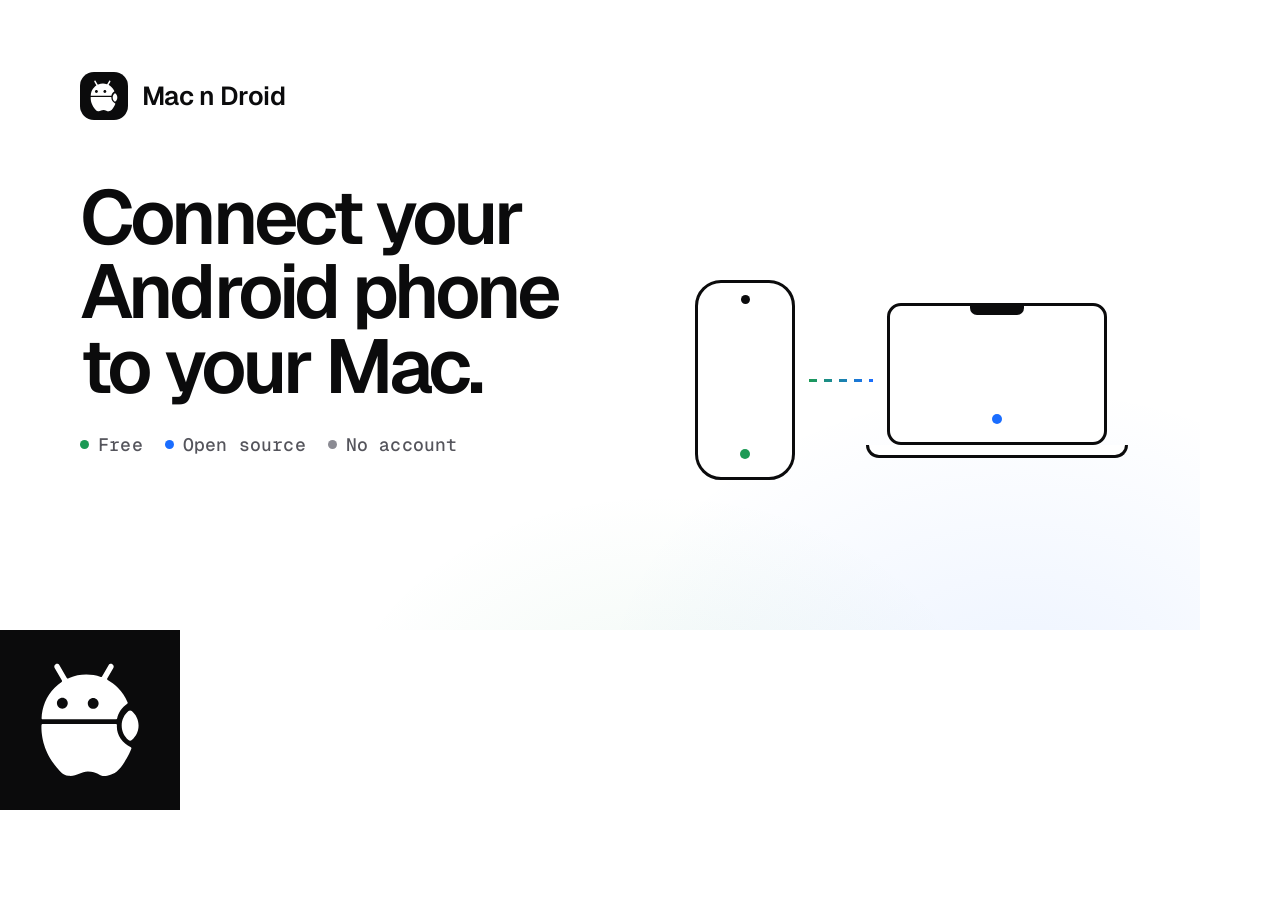
<file: tools/og/og.html>
<!doctype html>
<!-- Source of site/assets/og.png (1200×630) and site/assets/apple-touch-icon.png. Render: node tools/og/render.mjs -->
<html><head><meta charset="utf-8">
<link rel="stylesheet" href="https://fonts.googleapis.com/css2?family=Geist:wght@400..700&family=Geist+Mono:wght@500&display=swap">
<style>
  *{box-sizing:border-box;margin:0}
  body{font-family:Geist,sans-serif;-webkit-font-smoothing:antialiased}
  .og{width:1200px;height:630px;background:#fff;color:#0b0b0c;position:relative;overflow:hidden;padding:72px 80px}
  .og::before{content:"";position:absolute;inset:0;background:radial-gradient(50% 70% at 85% 110%,rgba(26,109,255,.08),transparent 70%),radial-gradient(40% 60% at 55% 120%,rgba(28,154,85,.07),transparent 70%)}
  .brand{display:flex;align-items:center;gap:14px;font-size:26px;font-weight:600;letter-spacing:-.02em;position:relative}
  .mark{width:48px;height:48px;border-radius:14px;background:#0b0b0c;color:#fff;display:grid;place-items:center}
  .mark svg{width:34px;height:34px}
  h1{position:relative;font-size:76px;line-height:.98;letter-spacing:-.05em;font-weight:600;margin-top:60px;max-width:560px}
  .sub{position:relative;margin-top:30px;font:500 18px 'Geist Mono',monospace;color:#55555c;letter-spacing:.01em;display:flex;gap:22px}
  .sub span{display:flex;align-items:center;gap:9px}
  .sub i{width:9px;height:9px;border-radius:50%;background:#8b8b93}
  .devices{position:absolute;right:72px;bottom:150px;display:flex;align-items:center}
  .ph{width:100px;height:200px;border-radius:26px;border:3px solid #0b0b0c;position:relative;background:#fff}
  .ph::before{content:"";position:absolute;top:12px;left:50%;width:9px;height:9px;margin-left:-4.5px;border-radius:50%;background:#0b0b0c}
  .ph::after,.mac .scr::after{content:"";position:absolute;bottom:18px;left:50%;width:10px;height:10px;margin-left:-5px;border-radius:50%;background:#1c9a55}
  .link{width:64px;height:3px;background:linear-gradient(90deg,#1c9a55,#1a6dff);-webkit-mask:repeating-linear-gradient(90deg,#000 0 8px,transparent 8px 15px);margin:0 14px}
  .mac{position:relative}
  .mac .scr{width:220px;height:142px;border-radius:14px;border:3px solid #0b0b0c;position:relative;background:#fff}
  .mac .scr::after{background:#1a6dff}
  .mac .scr::before{content:"";position:absolute;top:-3px;left:50%;width:54px;height:12px;margin-left:-27px;background:#0b0b0c;border-radius:0 0 7px 7px}
  .mac .base{width:262px;height:13px;margin-left:-21px;border:3px solid #0b0b0c;border-radius:0 0 14px 14px;border-top:0;background:#fff}
  .touch{width:180px;height:180px;background:#0b0b0c;display:grid;place-items:center;color:#fff}
  .touch svg{width:124px;height:124px}
</style></head>
<body>
<svg width="0" height="0" style="position:absolute"><symbol id="mark" viewBox="118 96 360 360"><path fill="currentColor" d="M373.097 287.848C374.916 287.848 376.31 289.453 376.17 291.267C376.056 292.75 375.998 294.247 375.998 295.754C375.998 321.005 392.293 343.097 416.629 355.178C417.977 355.847 418.667 357.382 418.151 358.795C416.341 363.755 412.739 372.245 409.022 379.052C387.985 417.578 375.998 431.748 347.695 438.021C325.878 442.855 323.32 425.534 291.872 425.44C271.429 425.38 257.681 441.223 235.263 438.021C218.751 435.662 212.048 426.004 201.455 413.646C155.7 360.266 156.401 303.218 157.207 290.47C157.303 288.955 158.567 287.848 160.085 287.848H373.097ZM198.327 114.072C202.153 111.863 207.047 113.174 209.256 117L230.637 154.033C231.416 155.383 233.097 155.907 234.522 155.275C235.51 154.835 236.505 154.408 237.505 153.994C253.244 147.475 270.114 144.119 287.15 144.119C301.513 144.119 315.757 146.506 329.305 151.161C330.683 151.634 332.212 151.082 332.941 149.82L351.891 117C354.1 113.174 358.992 111.864 362.818 114.072C366.644 116.281 367.956 121.174 365.747 125L348.005 155.728C347.148 157.213 347.709 159.11 349.215 159.931C360.093 165.857 370.09 173.322 378.883 182.115C390.929 194.162 400.485 208.464 407.005 224.203C407.096 224.424 407.187 224.645 407.277 224.866C407.813 226.182 407.316 227.682 406.146 228.488C390.793 239.067 380.086 254.133 376.947 271.264C376.677 272.739 375.416 273.849 373.916 273.849H160.421C158.764 273.849 157.417 272.505 157.456 270.849C157.826 254.835 161.159 239.018 167.296 224.203C173.815 208.464 183.372 194.162 195.418 182.115C201.576 175.957 208.323 170.451 215.551 165.667C216.895 164.778 217.338 162.998 216.532 161.602L195.399 125C193.191 121.174 194.502 116.282 198.327 114.072ZM307.295 212.255C298.618 212.255 291.584 219.289 291.584 227.966C291.584 236.643 298.618 243.677 307.295 243.677C315.972 243.677 323.006 236.643 323.006 227.966C323.006 219.289 315.972 212.255 307.295 212.255ZM217.72 211.572C209.043 211.572 202.009 218.606 202.009 227.283C202.009 235.96 209.043 242.994 217.72 242.994C226.397 242.994 233.43 235.96 233.431 227.283C233.431 218.606 226.397 211.572 217.72 211.572Z"/><path fill="currentColor" d="M409.695 249.9C412.483 247.564 416.519 247.564 419.307 249.9C431.346 259.989 439.001 275.136 439.001 292.072C439.001 309.008 431.346 324.155 419.307 334.244C416.519 336.581 412.483 336.581 409.695 334.244C397.656 324.155 390.001 309.008 390.001 292.072C390.001 275.136 397.656 259.989 409.695 249.9Z"/></symbol></svg>
<div class="og" id="og">
  <div class="brand"><span class="mark"><svg><use href="#mark"/></svg></span>Mac n Droid</div>
  <h1>Connect your Android phone to your Mac.</h1>
  <div class="sub"><span><i style="background:#1c9a55"></i>Free</span><span><i style="background:#1a6dff"></i>Open source</span><span><i></i>No account</span></div>
  <div class="devices"><div class="ph"></div><div class="link"></div><div class="mac"><div class="scr"></div><div class="base"></div></div></div>
</div>
<div class="touch" id="touch"><svg><use href="#mark"/></svg></div>
</body></html>
</file>
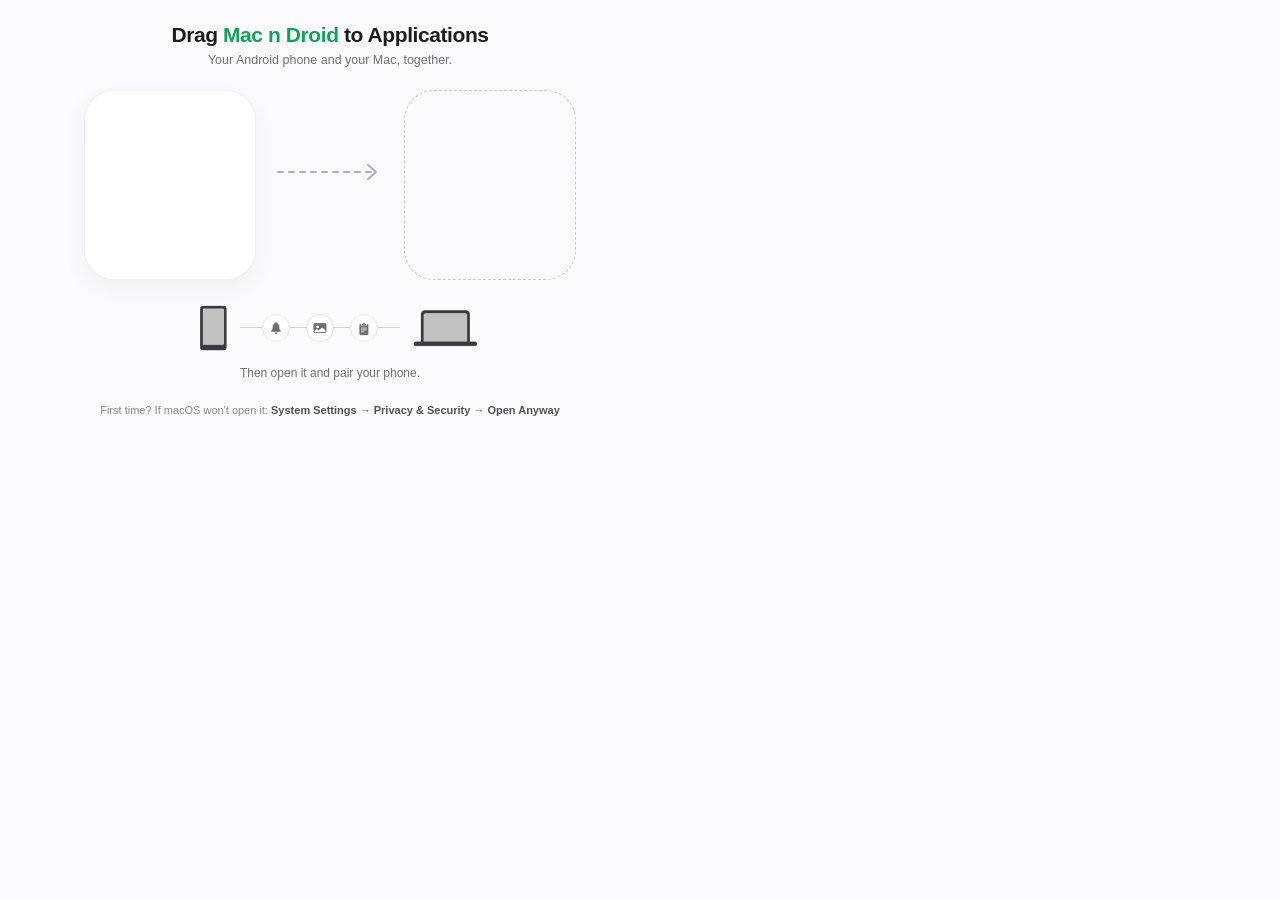
<file: mac/Resources/dmg/background.html>
<!doctype html>
<!-- The background of the DMG window (660 × 440). Rendered to background.tiff by scripts/render-dmg-background.mjs.
     Icons are SF Symbols from scripts/render-dmg-symbols.swift. Finder places the real icons on top:
     the app at (170, 172), Applications at (490, 172) (see settings.py).
     Vertical rhythm: 22px between groups, 12px inside a group. -->
<html><head><meta charset="utf-8">
<style>
  html,body{margin:0;width:660px;height:440px;overflow:hidden}
  body{font-family:-apple-system,BlinkMacSystemFont,"SF Pro Display","Helvetica Neue",sans-serif;color:#1d1d1f;background:#fbfbfd;position:relative}
  .abs{position:absolute}
  h1{top:22px;left:0;right:0;margin:0;text-align:center;font-size:21px;line-height:26px;font-weight:650;letter-spacing:-.02em}
  h1 span{color:#0DA457}
  .sub{top:52px;left:0;right:0;text-align:center;font-size:12.5px;line-height:16px;color:#6e6e73}

  /* Tiles behind the two Finder icons: icon centre (170|490, 172), label centre y ≈ 254 */
  .tile{top:90px;width:172px;height:190px;border-radius:30px;box-sizing:border-box}
  .tile.app{left:84px;background:#fff;border:1px solid rgba(0,0,0,.06);box-shadow:0 8px 24px rgba(0,0,0,.05)}
  .tile.dest{left:404px;border:1.5px dashed #c7c7cc}

  /* Drag arrow: one stroke, one colour, from the dashes to the head */
  .drag{top:160px;left:276px}

  /* Phone ↔ Mac, with what travels between them */
  .phone{top:302px;left:192px;height:52px}
  .mac{top:306px;left:408px;height:44px}
  .line{top:327px;left:240px;width:160px;border-top:1.5px solid #d2d2d7}
  .chip{top:314px;width:28px;height:28px;border-radius:50%;background:#fff;border:1px solid #e5e5ea;
        display:flex;align-items:center;justify-content:center;box-sizing:border-box}
  /* optically matched: the photo is wide, the clipboard tall */
  .chip img{height:14px}
  .chip img.wide{height:12.5px}
  .chip img.tall{height:15px}
  .cap{top:366px;left:0;right:0;text-align:center;font-size:12px;line-height:15px;color:#6e6e73}

  .foot{top:403px;left:0;right:0;text-align:center;font-size:11px;line-height:14px;color:#86868b}
  .foot b{color:#515154;font-weight:600}
</style></head><body>
<h1 class="abs">Drag <span>Mac n Droid</span> to Applications</h1>
<div class="abs sub">Your Android phone and your Mac, together.</div>

<div class="abs tile app"></div>
<div class="abs tile dest"></div>
<svg class="abs drag" width="108" height="24" viewBox="0 0 108 24" fill="none" stroke="#aeaeb2" stroke-width="2" stroke-linecap="round" stroke-linejoin="round">
  <path d="M2 12 H98" stroke-dasharray="5 6"/><path d="M92 5 L100 12 L92 19"/>
</svg>

<img class="abs phone" src="symbols/smartphone.png">
<div class="abs line"></div>
<div class="abs chip" style="left:262px"><img src="symbols/bell.fill.png"></div>
<div class="abs chip" style="left:306px"><img class="wide" src="symbols/photo.fill.png"></div>
<div class="abs chip" style="left:350px"><img class="tall" src="symbols/list.clipboard.fill.png"></div>
<img class="abs mac" src="symbols/laptopcomputer.png">
<div class="abs cap">Then open it and pair your phone.</div>

<div class="abs foot">First time? If macOS won't open it: <b>System Settings → Privacy &amp; Security → Open Anyway</b></div>
</body></html>
</file>
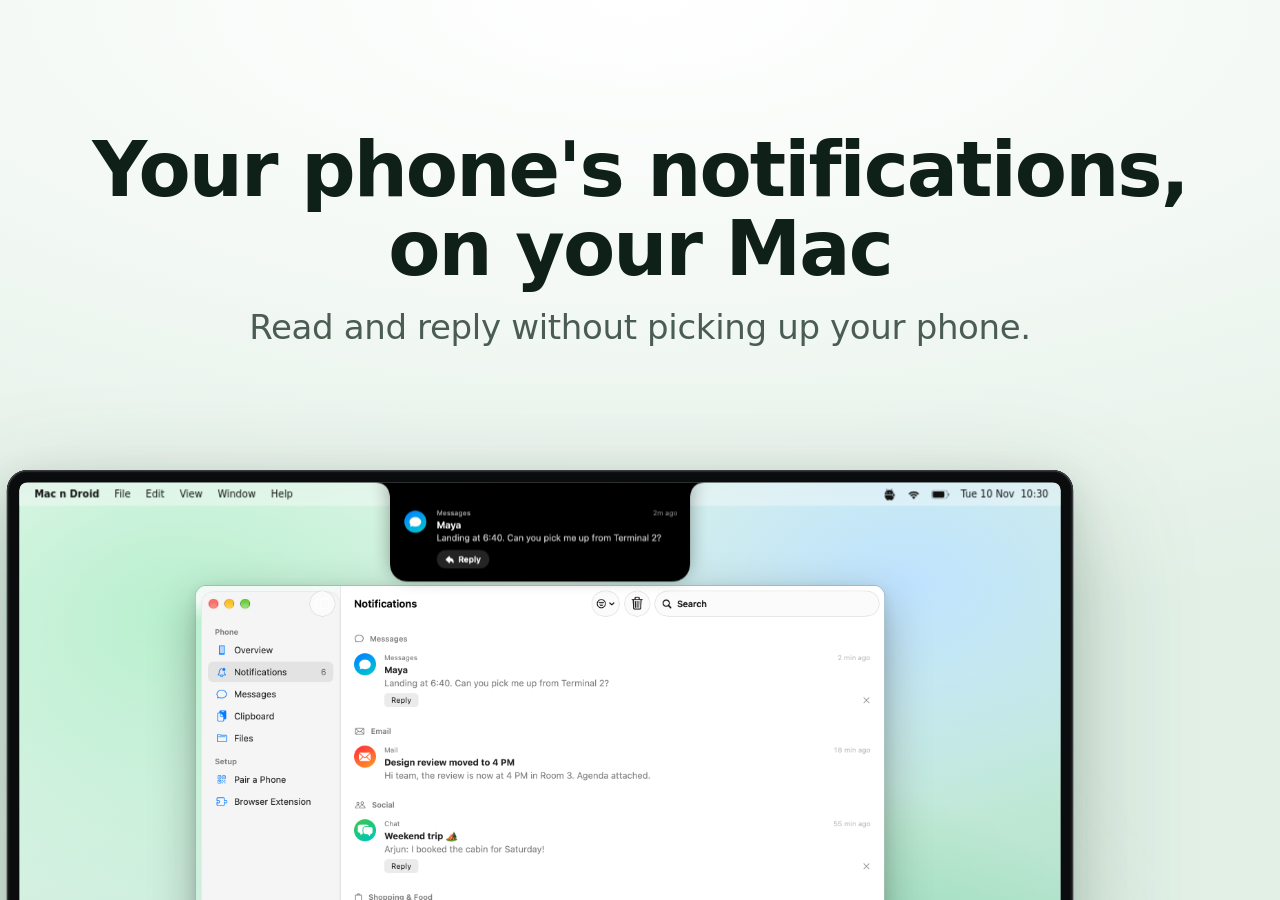
<file: store/graphics/src/compose.html>
<!doctype html>
<html>
<head>
<meta charset="utf-8">
<title>Store graphics</title>
<link rel="preconnect" href="https://fonts.googleapis.com">
<link href="https://fonts.googleapis.com/css2?family=Inter+Tight:wght@500;600;700&display=swap" rel="stylesheet">
<!--
  Store graphics for Google Play, the Chrome Web Store, Edge Add-ons and Firefox Add-ons.
  Every screen inside the devices is a real render of the app (see store/graphics/README.md).
  Open compose.html#<name> in a browser to preview one; render.mjs exports them all.
-->
<style>
  :root {
    --ink: #0f2018; --ink-2: #4b5d53; --green: #0da457; --green-deep: #08703c;
    --bg-1: #f4f9f5; --bg-2: #e2f0e6;
    font-family: -apple-system, "SF Pro Display", system-ui, sans-serif;
    -webkit-font-smoothing: antialiased;
  }
  * { box-sizing: border-box; margin: 0; padding: 0; }
  html, body { width: 100%; height: 100%; overflow: hidden; }
  body { background: var(--bg-1); color: var(--ink); }
  img { display: block; }

  .canvas { position: relative; width: 100vw; height: 100vh; overflow: hidden;
            background: radial-gradient(120% 70% at 50% 0%, #ffffff 0%, var(--bg-1) 45%, var(--bg-2) 100%); }
  .canvas.dark { background: radial-gradient(120% 70% at 50% 0%, #1d3326 0%, #0f1a14 55%, #0a120d 100%); color: #eef5f0; }
  .canvas.green { background: radial-gradient(110% 120% at 20% 10%, #19c46c 0%, var(--green) 40%, var(--green-deep) 100%); color: #fff; }
  /* Matches the Play Store screenshots: warm cream or deep green-black, tight grotesk headlines. */
  .canvas.cream { background: #f5f1ec; color: #222a25; font-family: "Inter Tight", system-ui, sans-serif; }
  .canvas.ink { background: #252c28; color: #f5f1ec; font-family: "Inter Tight", system-ui, sans-serif; }
  .display-h { font-weight: 600; letter-spacing: -0.035em; line-height: 1.02; }
  .sub { font-weight: 500; letter-spacing: -0.01em; line-height: 1.35; }
  .cream .sub { color: #5b625d; } .ink .sub { color: #b9bfba; }
  .brand { display: flex; align-items: center; font-weight: 600; letter-spacing: -0.02em; }
  .spiro { position: absolute; pointer-events: none; }
  .glow { position: absolute; border-radius: 50%; filter: blur(80px); opacity: .55; pointer-events: none; }

  .head { position: absolute; left: 0; right: 0; text-align: center; padding: 0 70px; }
  .head h1 { font-weight: 700; letter-spacing: -0.025em; line-height: 1.04; }
  .head p { margin-top: .5em; color: var(--ink-2); font-weight: 450; letter-spacing: -0.01em; line-height: 1.3; }
  .dark .head p { color: #a9bcb0; }
  .green .head p { color: rgba(255,255,255,.86); }
  .abs { position: absolute; }

  /* Phone: a generic frame, no brand. Native size 436 × 948. */
  .phone { position: relative; width: 436px; height: 948px; border-radius: 60px; padding: 12px;
           background: linear-gradient(145deg, #2b2d30, #0c0d0e 60%, #1d1f21);
           box-shadow: inset 0 0 0 1.5px rgba(255,255,255,.12), 0 1px 0 1px rgba(0,0,0,.35); }
  .phone .screen { position: relative; width: 412px; height: 924px; border-radius: 48px; overflow: hidden; background: #000; }
  .phone .cam { position: absolute; top: 11px; left: 50%; width: 13px; height: 13px; margin-left: -6.5px; border-radius: 50%;
                background: radial-gradient(circle at 40% 35%, #3a3f48, #050608 70%); z-index: 3; }
  .sbar { height: 32px; display: flex; align-items: center; justify-content: space-between; padding: 0 26px 0 30px;
          font: 500 14px/1 "Roboto", system-ui, sans-serif; letter-spacing: .01em; }
  .sbar .icons { display: flex; gap: 6px; align-items: center; }
  .shadow-device { filter: drop-shadow(0 40px 60px rgba(20, 60, 35, .22)) drop-shadow(0 10px 18px rgba(20, 60, 35, .14)); }
  .dark .shadow-device { filter: drop-shadow(0 40px 70px rgba(0,0,0,.55)) drop-shadow(0 10px 20px rgba(0,0,0,.4)); }

  /* Laptop: generic, native size 1800 × 1066 (screen 1512 × 982). */
  .laptop { position: relative; width: 1800px; height: 1066px; }
  .laptop .lid { position: absolute; left: 126px; top: 0; width: 1548px; height: 1024px; border-radius: 30px 30px 8px 8px;
                 padding: 18px 18px 24px; background: #0b0c0d;
                 box-shadow: inset 0 0 0 2px #3a3c40, inset 0 0 0 4px #121314; }
  .laptop .display { position: relative; width: 1512px; height: 982px; border-radius: 12px 12px 2px 2px; overflow: hidden; }
  .laptop .base { position: absolute; left: 0; top: 1022px; width: 1800px; height: 44px; border-radius: 4px 4px 40px 40px / 4px 4px 34px 34px;
                  background: linear-gradient(#e9eaec 0, #d4d6d9 30%, #a9acb1 100%);
                  box-shadow: inset 0 2px 0 rgba(255,255,255,.8), inset 0 -2px 3px rgba(0,0,0,.18); }
  .laptop .base::after { content: ""; position: absolute; left: 50%; top: 0; width: 280px; height: 14px; margin-left: -140px;
                         border-radius: 0 0 16px 16px; background: linear-gradient(#b6b9be, #cfd1d4); }
  .notch { position: absolute; top: 0; left: 50%; width: 196px; height: 34px; margin-left: -98px; background: #000;
           border-radius: 0 0 14px 14px; z-index: 20; }

  .wallpaper { position: absolute; inset: 0;
    background:
      radial-gradient(60% 70% at 15% 20%, #b9f0cf 0%, transparent 60%),
      radial-gradient(55% 60% at 85% 15%, #bfe3ff 0%, transparent 60%),
      radial-gradient(70% 80% at 70% 90%, #7fd8a8 0%, transparent 60%),
      linear-gradient(160deg, #e8f7ee, #cdeedd 50%, #9fd9c0); }
  .wallpaper.teal { background:
      radial-gradient(80% 90% at 18% 110%, #0f6f68 0%, transparent 60%),
      radial-gradient(70% 80% at 100% 0%, #0b5f5a 0%, transparent 55%),
      radial-gradient(60% 60% at 45% 35%, #e9f4f2 0%, transparent 70%),
      linear-gradient(140deg, #cfe9e6, #7cc3bc 55%, #1f8a83); }
  .wallpaper.dark { background:
      radial-gradient(60% 70% at 15% 20%, #1f5a3b 0%, transparent 60%),
      radial-gradient(55% 60% at 85% 15%, #17405c 0%, transparent 60%),
      radial-gradient(70% 80% at 70% 90%, #0f4a33 0%, transparent 60%),
      linear-gradient(160deg, #0d1d15, #0b2a1d 50%, #08261e); }
  .menubar { position: absolute; top: 0; left: 0; right: 0; height: 34px; display: flex; align-items: center; justify-content: space-between;
             padding: 0 18px 0 22px; font-size: 14px; color: #111; background: rgba(255,255,255,.38);
             backdrop-filter: blur(20px); z-index: 10; }
  .menubar .l, .menubar .r { display: flex; align-items: center; gap: 22px; }
  .menubar .l b { font-weight: 700; }
  .menubar .r { gap: 16px; }
  .win { position: absolute; border-radius: 16px; overflow: hidden;
         box-shadow: 0 0 0 .6px rgba(0,0,0,.28), 0 24px 70px rgba(0,0,0,.28), 0 6px 18px rgba(0,0,0,.12); }
  .popover { position: absolute; border-radius: 14px; overflow: hidden; background: #fff;
             box-shadow: 0 0 0 .6px rgba(0,0,0,.25), 0 20px 50px rgba(0,0,0,.25); }

  /* Browser window: generic, no brand. */
  .browser { position: absolute; border-radius: 14px; overflow: hidden; background: #fff;
             box-shadow: 0 0 0 .6px rgba(0,0,0,.28), 0 24px 70px rgba(0,0,0,.25), 0 6px 18px rgba(0,0,0,.1); }
  .browser .tabs { height: 44px; background: #e3e7ec; display: flex; align-items: flex-end; padding: 0 12px; gap: 8px; }
  .browser .lights { display: flex; gap: 8px; padding: 0 14px 16px 6px; }
  .browser .lights i { width: 12px; height: 12px; border-radius: 50%; display: block; }
  .browser .tab { height: 34px; width: 250px; background: #fff; border-radius: 10px 10px 0 0; display: flex; align-items: center;
                  gap: 8px; padding: 0 12px; font-size: 12.5px; color: #222; white-space: nowrap; overflow: hidden; }
  .browser .tab .fav { width: 16px; height: 16px; border-radius: 4px; flex: none; }
  .browser .bar { height: 44px; display: flex; align-items: center; gap: 14px; padding: 0 14px; border-bottom: 1px solid #e6e8eb; color: #5f6368; }
  .browser .url { flex: 1; height: 30px; border-radius: 15px; background: #f0f2f4; display: flex; align-items: center; padding: 0 14px;
                  font-size: 13px; color: #333; gap: 8px; }
  .browser .exticon { width: 22px; height: 22px; border-radius: 6px; }
  .menu { position: absolute; width: 290px; padding: 5px; border-radius: 10px; background: rgba(246,246,246,.96);
          backdrop-filter: blur(30px); font-size: 13.5px; color: #1d1d1f;
          box-shadow: 0 0 0 .6px rgba(0,0,0,.22), 0 14px 40px rgba(0,0,0,.22); }
  .menu div { height: 26px; padding: 0 10px; border-radius: 5px; display: flex; align-items: center; gap: 8px; }
  .menu hr { border: 0; height: 1px; background: rgba(0,0,0,.1); margin: 5px 10px; }
  .menu .on { background: #0a7cff; color: #fff; }
  .cursor { position: absolute; width: 22px; height: 32px; z-index: 30; }

  .tag { display: inline-flex; align-items: center; gap: 10px; padding: 10px 18px 10px 12px; border-radius: 999px;
         background: rgba(255,255,255,.75); box-shadow: 0 0 0 1px rgba(13,164,87,.18), 0 8px 24px rgba(13,90,50,.12);
         font-weight: 600; color: var(--ink); backdrop-filter: blur(20px); }
</style>
</head>
<body>
<div id="root"></div>
<script>
const S = "shots/";
const ICON = "../../../public/";
const EXT = "../../../browser-extension/icons/";

// Fit native-size markup into a target width.
function fit(html, w, h, target, extra = "") {
  const s = target / w;
  return `<div style="width:${target}px;height:${h * s}px;position:relative;${extra}">
    <div style="width:${w}px;height:${h}px;transform:scale(${s});transform-origin:0 0;position:absolute;left:0;top:0">${html}</div></div>`;
}

const statusIcons = (c) => `
  <svg width="17" height="17" viewBox="0 0 24 24" fill="${c}"><path d="M12 21.5 1.2 8.6A16.6 16.6 0 0 1 12 4.7c4.1 0 7.9 1.5 10.8 3.9z"/></svg>
  <svg width="16" height="16" viewBox="0 0 24 24" fill="${c}"><path d="M2 22h20V2z"/></svg>
  <svg width="11" height="18" viewBox="0 0 11 18"><rect x="3" y="0" width="5" height="2" rx="1" fill="${c}"/><rect x="0" y="2" width="11" height="16" rx="2.5" fill="${c}"/></svg>`;

// A phone showing a real app render (412 × 892 dp at 3×) under a status bar.
function phone(img, { dark = false, target = 600, screenHTML = null } = {}) {
  const top = dark ? "#1b211d" : "#eaefe8", fg = dark ? "#e6ece7" : "#1a1f1b";
  const screen = screenHTML ?? `
    <div class="sbar" style="background:${top};color:${fg}"><span>10:30</span><span class="icons">${statusIcons(fg)}</span></div>
    <img src="${S}${img}" style="width:412px;height:892px">`;
  return fit(`<div class="phone"><div class="screen"><div class="cam"></div>${screen}</div></div>`, 436, 948, target);
}

function macMenubar({ dark = false } = {}) {
  const c = dark ? "#f2f2f2" : "#111";
  return `<div class="menubar" style="color:${c};${dark ? "background:rgba(20,30,25,.35)" : ""}">
    <div class="l"><b>Mac n Droid</b><span>File</span><span>Edit</span><span>View</span><span>Window</span><span>Help</span></div>
    <div class="r">
      <img src="${S}MenuBarIcon@2x.png" style="width:19px;height:19px;${dark ? "filter:invert(1)" : ""}">
      <svg width="19" height="15" viewBox="0 0 24 18" fill="${c}"><path d="M12 17.5 8.8 14a4.6 4.6 0 0 1 6.4 0zM5.5 10.6A9.3 9.3 0 0 1 12 8a9.3 9.3 0 0 1 6.5 2.6l-1.9 2A6.6 6.6 0 0 0 12 10.8a6.6 6.6 0 0 0-4.6 1.8zM2.2 7.3A13.9 13.9 0 0 1 12 3.3c3.8 0 7.2 1.5 9.8 4l-1.9 2A11.2 11.2 0 0 0 12 6a11.2 11.2 0 0 0-7.9 3.2z"/></svg>
      <svg width="27" height="13" viewBox="0 0 27 13"><rect x=".5" y=".5" width="23" height="12" rx="3.5" fill="none" stroke="${c}" opacity=".5"/><rect x="2" y="2" width="17" height="9" rx="2" fill="${c}"/><rect x="24.5" y="4.5" width="1.6" height="4" rx=".8" fill="${c}" opacity=".5"/></svg>
      <span>Tue 10 Nov&nbsp;&nbsp;10:30</span>
    </div></div>`;
}

// A laptop showing a desktop. `inner` is placed on the 1512 × 982 display.
function laptop(inner, { dark = false, target = 1000, wall = "" } = {}) {
  return fit(`<div class="laptop"><div class="lid"><div class="display">
      <div class="wallpaper ${wall || (dark ? "dark" : "")}"></div>${macMenubar({ dark })}${inner}<div class="notch"></div>
    </div></div><div class="base"></div></div>`, 1800, 1066, target);
}

const notch = (style = "large", dark = false) => {
  const w = style === "large" ? 540 : 440;
  return `<img src="${S}mac-notch-${style}${dark ? "-dark" : ""}.png" style="position:absolute;top:0;left:50%;width:${w}px;margin-left:-${w / 2}px;z-index:21">`;
};
const macWindow = (img, x, y, w = 1000) => `<div class="win" style="left:${x}px;top:${y}px;width:${w}px"><img src="${S}${img}" style="width:${w}px"></div>`;

const art = `linear-gradient(200deg, #ff9e45 0%, #ee4a6e 45%, #5c339e 100%)`;
const lights = `<div class="lights"><i style="background:#ff5f57"></i><i style="background:#febc2e"></i><i style="background:#28c840"></i></div>`;
const ext32 = `<img class="exticon" src="${EXT}icon-dark-32.png">`;   // light toolbar → dark logo
const puzzle = `<svg width="18" height="18" viewBox="0 0 24 24" fill="#5f6368"><path d="M20.5 11H19V7a2 2 0 0 0-2-2h-4V3.5a2.5 2.5 0 0 0-5 0V5H4a2 2 0 0 0-2 2v3.8h1.5a2.7 2.7 0 0 1 0 5.4H2V20a2 2 0 0 0 2 2h3.8v-1.5a2.7 2.7 0 0 1 5.4 0V22H17a2 2 0 0 0 2-2v-4h1.5a2.5 2.5 0 0 0 0-5z"/></svg>`;
const navIcons = `<span style="font-size:18px">‹</span><span style="font-size:18px;opacity:.5">›</span><span style="font-size:15px">↻</span>`;

function browser(x, y, w, h, { tab, fav, url, content, popup = "" }) {
  return `<div class="browser" style="left:${x}px;top:${y}px;width:${w}px;height:${h}px">
    <div class="tabs">${lights}<div class="tab"><span class="fav" style="background:${fav}"></span>${tab}</div></div>
    <div class="bar">${navIcons}<div class="url"><svg width="12" height="12" viewBox="0 0 24 24" fill="#777"><path d="M6 10V7a6 6 0 1 1 12 0v3h1v12H5V10zm2 0h8V7a4 4 0 1 0-8 0z"/></svg>${url}</div>${puzzle}${ext32}</div>
    <div style="position:relative;height:${h - 88}px;overflow:hidden">${content}</div>${popup}</div>`;
}

const musicPage = (big = true) => `
  <div style="display:flex;gap:28px;padding:28px 34px">
    <div style="flex:1">
      <div style="position:relative;aspect-ratio:16/9;border-radius:14px;background:${art};overflow:hidden">
        <div style="position:absolute;left:50%;top:44%;width:120px;height:120px;margin:-60px;border-radius:50%;background:rgba(255,255,255,.9)"></div>
        <div style="position:absolute;left:0;right:0;bottom:0;height:34%;background:rgba(40,18,64,.45)"></div>
        <div style="position:absolute;left:18px;right:18px;bottom:16px;height:4px;border-radius:2px;background:rgba(255,255,255,.35)"><div style="width:38%;height:4px;border-radius:2px;background:#fff"></div></div>
      </div>
      <div style="font-size:22px;font-weight:700;margin-top:18px;letter-spacing:-.01em">Golden Hour</div>
      <div style="font-size:14px;color:#666;margin-top:4px">The Sunsets · Long Drive</div>
    </div>
    ${big ? `<div style="width:300px;display:flex;flex-direction:column;gap:14px">
      ${["Ocean Air", "Slow Morning", "City Lights", "Paper Planes", "Night Swim"].map((t, i) => `
        <div style="display:flex;gap:12px;align-items:center"><div style="width:120px;aspect-ratio:16/9;border-radius:8px;background:linear-gradient(${40 + i * 50}deg,#9ad8b5,#4f7fd6 ${60 + i * 6}%)"></div>
        <div><div style="font-size:13.5px;font-weight:600">${t}</div><div style="font-size:12px;color:#777;margin-top:3px">The Sunsets</div></div></div>`).join("")}
    </div>` : ""}
  </div>`;

const articlePage = `
  <div style="max-width:760px;margin:0 auto;padding:40px 30px;font-size:17px;line-height:1.65;color:#2a2a2a">
    <div style="font-size:13px;font-weight:600;color:#0a7a45;letter-spacing:.06em;text-transform:uppercase">Travel</div>
    <div style="font-size:36px;font-weight:750;letter-spacing:-.02em;line-height:1.12;margin:10px 0 16px">A slow weekend at the lake</div>
    <div style="height:190px;border-radius:14px;background:linear-gradient(170deg,#bfe3ff,#9fd9c0 55%,#3d8f6a);margin-bottom:22px"></div>
    <p>The cabin sits at the end of a gravel road, ten minutes from the nearest town. We packed light: books, a kettle and
    <span id="lnk" style="color:#0a62d6;text-decoration:underline;background:rgba(10,98,214,.1);border-radius:3px">the trail map for the north shore</span>,
    which turned out to be the best thing we brought.</p>
  </div>`;

// Phone screens that aren't the app: what the extension does on the phone.
function lockScreen() {
  return `<div style="position:absolute;inset:0;background:radial-gradient(90% 60% at 30% 10%,#2c6b4c,transparent 70%),radial-gradient(80% 60% at 90% 90%,#21456b,transparent 70%),#0d1713"></div>
    <div class="sbar" style="position:relative;color:#fff"><span>10:30</span><span class="icons">${statusIcons("#fff")}</span></div>
    <div style="position:relative;text-align:center;color:#fff;margin-top:70px;font:300 96px/1 'Google Sans',system-ui">10:30</div>
    <div style="position:relative;text-align:center;color:rgba(255,255,255,.85);margin-top:12px;font:500 17px system-ui">Tuesday, 10 November</div>
    <div style="position:absolute;left:16px;right:16px;top:430px;height:220px;border-radius:30px;overflow:hidden;color:#fff">
      <div style="position:absolute;inset:-20px;background:${art};filter:blur(16px) brightness(.62)"></div>
      <div style="position:relative;padding:22px 22px 0;display:flex;gap:14px;align-items:center">
        <div style="width:56px;height:56px;border-radius:12px;background:${art};box-shadow:0 4px 12px rgba(0,0,0,.3)"></div>
        <div style="flex:1"><div style="font:600 19px system-ui">Golden Hour</div><div style="font:400 15px system-ui;opacity:.85;margin-top:3px">The Sunsets · in your browser</div></div>
        <div style="width:30px;height:30px;border-radius:50%;background:rgba(255,255,255,.2);display:grid;place-items:center"><img src="${EXT}icon-32.png" style="width:20px;height:20px;border-radius:5px"></div>
      </div>
      <div style="position:relative;margin:26px 22px 0;height:6px">
        <svg width="100%" height="10" viewBox="0 0 330 10" preserveAspectRatio="none" style="position:absolute;top:-2px"><path d="M0 5 Q 6 0 12 5 T 24 5 T 36 5 T 48 5 T 60 5 T 72 5 T 84 5 T 96 5 T 108 5 T 120 5" stroke="#fff" stroke-width="3" fill="none"/><line x1="122" y1="5" x2="330" y2="5" stroke="rgba(255,255,255,.4)" stroke-width="3"/><circle cx="122" cy="5" r="5" fill="#fff"/></svg>
      </div>
      <div style="position:relative;display:flex;justify-content:center;align-items:center;gap:46px;margin-top:30px">
        <svg width="30" height="30" viewBox="0 0 24 24" fill="#fff"><path d="M6 6h2v12H6zm3.5 6 8.5 6V6z"/></svg>
        <div style="width:64px;height:64px;border-radius:22px;background:#fff;display:grid;place-items:center"><svg width="30" height="30" viewBox="0 0 24 24" fill="#3a1d5e"><path d="M6 5h4v14H6zm8 0h4v14h-4z"/></svg></div>
        <svg width="30" height="30" viewBox="0 0 24 24" fill="#fff"><path d="M16 6h2v12h-2zM6 18l8.5-6L6 6z"/></svg>
      </div>
    </div>
`;
}
function phoneBrowser() {
  return `<div style="position:absolute;inset:0;background:#fff"></div><div class="sbar" style="position:relative;background:#fff;color:#1a1a1a"><span>10:30</span><span class="icons">${statusIcons("#1a1a1a")}</span></div>
    <div style="position:relative;background:#fff;padding:8px 14px 12px"><div style="height:44px;border-radius:22px;background:#eef1f4;display:flex;align-items:center;gap:10px;padding:0 16px;font:400 15px system-ui;color:#333">
      <svg width="13" height="13" viewBox="0 0 24 24" fill="#777"><path d="M6 10V7a6 6 0 1 1 12 0v3h1v12H5V10zm2 0h8V7a4 4 0 1 0-8 0z"/></svg>maps.example.com/north-shore</div></div>
    <div style="position:relative;height:420px;background:linear-gradient(160deg,#d8efe1,#b7e0c9);overflow:hidden">
      <svg width="412" height="420" viewBox="0 0 412 420" style="position:absolute;inset:0"><path d="M-20 300 C 80 240 120 330 220 260 S 360 180 440 220" stroke="#fff" stroke-width="16" fill="none"/><path d="M60 -10 C 90 120 40 200 130 300 S 200 420 180 440" stroke="#fff" stroke-width="10" fill="none"/>
      <path d="M150 140 C 190 110 260 120 300 160 C 330 200 300 250 250 250 C 190 250 120 190 150 140z" fill="#8fc9e8"/>
      <path d="M140 300 L 200 255 L 255 205 L 300 170" stroke="#0da457" stroke-width="5" stroke-dasharray="2 10" stroke-linecap="round" fill="none"/>
      <circle cx="300" cy="170" r="13" fill="#0da457" stroke="#fff" stroke-width="4"/></svg></div>
    <div style="position:relative;background:#fff;padding:22px 22px 0;font-family:system-ui">
      <div style="font:700 24px system-ui;letter-spacing:-.01em">North shore trail</div>
      <div style="font:400 15px system-ui;color:#555;margin-top:6px">6.2 km loop · 2 h · easy</div>
      <div style="display:flex;gap:10px;margin-top:18px">
        <div style="padding:10px 18px;border-radius:20px;background:#0b6b3a;color:#fff;font:600 14px system-ui">Directions</div>
        <div style="padding:10px 18px;border-radius:20px;background:#e6efe9;color:#0b3b22;font:600 14px system-ui">Save</div></div>
      <div style="margin-top:22px;font:400 15px/1.6 system-ui;color:#333">A gentle loop around the north shore with two lookouts and a picnic spot halfway.</div>
    </div>`;
}

// The wireframe ring from the Play Store screenshots.
function spiro(cx, cy, r, color, n = 60, width = 1.1) {
  const rings = Array.from({ length: n }, (_, i) =>
    `<ellipse cx="0" cy="0" rx="${r}" ry="${r * 0.42}" transform="rotate(${(180 / n) * i}) translate(${r * 0.18} 0)" />`).join("");
  return `<svg class="spiro" style="left:${cx - r * 1.25}px;top:${cy - r * 1.25}px" width="${r * 2.5}" height="${r * 2.5}"
    viewBox="${-r * 1.25} ${-r * 1.25} ${r * 2.5} ${r * 2.5}"><g fill="none" stroke="${color}" stroke-width="${width}">${rings}</g></svg>`;
}
// On cream: the app icon (green tile). On dark: the extension's white logo.
const brand = (size, icon, gap = 12, appIcon = false) =>
  `<div class="brand" style="font-size:${size}px;gap:${gap}px"><img src="${appIcon ? ICON + "logo_droid_greenbg.svg" : EXT + "icon-128.png"}"
    style="width:${icon}px;height:${icon}px;${appIcon ? `border-radius:${icon * 0.24}px` : ""}">Mac n Droid</div>`;
const softShadow = "filter:drop-shadow(0 30px 40px rgba(40,30,20,.18)) drop-shadow(0 8px 14px rgba(40,30,20,.12))";
const darkShadow = "filter:drop-shadow(0 30px 50px rgba(0,0,0,.45)) drop-shadow(0 8px 16px rgba(0,0,0,.3))";

const head = (top, h1, p, size = 76, psize = 34, width = "") =>
  `<div class="head" style="top:${top}px;${width}"><h1 style="font-size:${size}px">${h1}</h1>${p ? `<p style="font-size:${psize}px">${p}</p>` : ""}</div>`;
const glow = (x, y, r, c) => `<div class="glow" style="left:${x - r}px;top:${y - r}px;width:${2 * r}px;height:${2 * r}px;background:${c}"></div>`;

const scenes = {
  // ——— Google Play (1080 × 1920) ———
  "play-1-notifications": () => `
    ${glow(540, 1200, 520, "#bfeccf")}
    ${head(130, "Your phone's notifications,<br>on your Mac", "Read and reply without picking up your phone.")}
    <div class="abs shadow-device" style="left:-80px;top:470px">${laptop(notch("large") + macWindow("mac-notifications.png", 256, 150), { target: 1240 })}</div>
    <div class="abs shadow-device" style="left:630px;top:1090px">${phone("android-home.png", { target: 400 })}</div>`,
  "play-2-clipboard": () => `
    ${glow(540, 1300, 520, "#bfeccf")}
    ${head(130, "Copy on one,<br>paste on the other", "Your clipboard follows you between phone and Mac.")}
    <div class="abs shadow-device" style="left:200px;top:420px">${phone("android-clipboard.png", { target: 680 })}</div>`,
  "play-3-files": () => `
    ${glow(540, 1300, 520, "#bfeccf")}
    ${head(130, "Send files<br>both ways", "Photos, PDFs and folders, straight over your Wi-Fi.")}
    <div class="abs shadow-device" style="left:200px;top:420px">${phone("android-files.png", { target: 680 })}</div>`,
  "play-4-apps": () => `
    ${glow(540, 1300, 520, "#bfeccf")}
    ${head(130, "You choose what<br>reaches your Mac", "Turn apps on or off. They still notify you on the phone.")}
    <div class="abs shadow-device" style="left:200px;top:420px">${phone("android-notifications.png", { target: 680 })}</div>`,
  "play-5-menubar": () => `
    ${glow(540, 1100, 560, "#bfeccf")}
    ${head(130, "Your phone,<br>one click away", "Battery, music and notifications in your Mac's menu bar.")}
    <div class="abs shadow-device" style="left:70px;top:450px;width:940px;height:1080px;border-radius:44px;overflow:hidden">
      <div class="wallpaper"></div>
      <div style="position:absolute;left:0;top:0;width:${940 / 1.5}px;height:${1080 / 1.5}px;transform:scale(1.5);transform-origin:0 0">
        ${macMenubar().replace('class="menubar"', 'class="menubar" style="justify-content:flex-end"').replace(/<div class="l">[\s\S]*?<\/div>/, "")}
        <div class="popover" style="right:54px;top:44px;width:340px"><img src="${S}mac-menubar.png" style="width:340px"></div>
      </div>
    </div>
    <div class="abs shadow-device" style="left:40px;top:1180px">${phone("android-home.png", { target: 320 })}</div>`,
  "play-6-dark": () => `
    ${glow(540, 1200, 520, "#1f5a3b")}
    ${head(130, "Made for Android,<br>light or dark", "Material You colours that follow your phone's theme.")}
    <div class="abs shadow-device" style="left:70px;top:470px">${phone("android-home-dark.png", { dark: true, target: 470 })}</div>
    <div class="abs shadow-device" style="left:540px;top:600px">${phone("android-clipboard-dark.png", { dark: true, target: 470 })}</div>`,
  "play-feature-graphic": () => `
    ${spiro(790, 270, 215, "#d3ccc4")}
    <div class="abs" style="left:64px;top:96px;width:430px">
      ${brand(22, 40, 12, true)}
      <div class="display-h" style="font-size:58px;margin-top:26px">Connect your<br>Mac and Android</div>
      <div class="sub" style="font-size:20px;margin-top:20px">Notifications, texts, files and clipboard.<br>Free, with no account.</div>
    </div>
    <div class="abs" style="left:470px;top:78px;${softShadow}">${laptop(macWindow("mac-overview.png", 256, 110), { target: 500, wall: "teal" })}</div>
    <div class="abs" style="left:846px;top:132px;${softShadow}">${phone("android-home.png", { target: 150 })}</div>`,
  "play-icon": () => `<img src="${ICON}logo_droid_greenbg.svg" style="width:512px;height:512px">`,

  // ——— Chrome Web Store, Edge Add-ons, Firefox Add-ons (1280 × 800) ———
  "ext-1-music": () => `
    ${glow(640, 600, 460, "#bfeccf")}
    ${head(52, "Control browser music and videos from your phone", "", 46)}
    <div class="abs shadow-device" style="left:120px;top:160px">${laptop(browser(110, 70, 1290, 860, { tab: "Golden Hour · The Sunsets", fav: art, url: "music.example.com/golden-hour", content: musicPage() }), { target: 860 })}</div>
    <div class="abs shadow-device" style="left:900px;top:250px">${phone(null, { target: 250, screenHTML: lockScreen() })}</div>`,
  "ext-2-links": () => `
    ${glow(640, 600, 460, "#bfeccf")}
    ${head(52, "Open any page or link on your phone", "", 46)}
    <div class="abs shadow-device" style="left:120px;top:160px">${laptop(browser(110, 70, 1290, 860, { tab: "A slow weekend at the lake", fav: "linear-gradient(#9fd9c0,#3d8f6a)", url: "journal.example.com/lake-weekend", content: articlePage })
      + `<div class="menu" style="left:780px;top:640px;z-index:25"><div>Open Link in New Tab</div><div>Open Link in New Window</div><hr><div>Copy Link Address</div><hr>
         <div class="on"><img src="${EXT}icon-16.png" style="width:16px;height:16px;border-radius:3px">Open Link on Your Phone</div><hr><div>Inspect</div></div>`, { target: 860 })}</div>
    <div class="abs shadow-device" style="left:900px;top:250px">${phone(null, { target: 250, screenHTML: phoneBrowser() })}</div>`,
  "ext-3-popup": () => `
    ${glow(640, 620, 460, "#bfeccf")}
    <div class="abs" style="left:80px;top:250px;width:420px">
      <div style="font-size:50px;font-weight:700;letter-spacing:-.025em;line-height:1.06">See what your phone can control</div>
      <div style="font-size:22px;color:var(--ink-2);margin-top:18px;line-height:1.35">Click the toolbar button to check what's playing, or open the page on your phone.</div>
    </div>
    <div class="abs" style="left:560px;top:100px;width:660px;height:600px;border-radius:22px;overflow:hidden;box-shadow:0 30px 70px rgba(20,60,35,.25)">
      <div class="wallpaper"></div>
      ${browser(28, 28, 604, 620, { tab: "Golden Hour · The Sunsets", fav: art, url: "music.example.com/golden-hour", content: musicPage(false) })}
      <div class="abs" style="left:262px;top:118px;width:${288 * 1.25}px;border-radius:14px;overflow:hidden;background:#fff;box-shadow:0 0 0 .6px rgba(0,0,0,.2),0 24px 50px rgba(0,0,0,.28)">
        <img src="${S}ext-popup.png" style="width:100%"></div>
    </div>`,
  "ext-4-setup": () => `
    ${glow(640, 620, 460, "#bfeccf")}
    ${head(52, "Add it from the Mac n Droid app", "", 46)}
    <div class="abs shadow-device" style="left:120px;top:150px">${laptop(macWindow("mac-overview.png", 256, 120)
      + `<div style="position:absolute;inset:0;background:rgba(0,0,0,.12)"></div>`
      + `<div class="win" style="left:476px;top:230px;width:560px;border-radius:22px;background:#fff"><img src="${S}mac-extension-sheet.png" style="width:560px"></div>`, { target: 1040 })}</div>`,
  "ext-promo-small": () => `
    ${spiro(380, 250, 150, "rgba(245,241,236,.13)")}
    <div class="abs" style="left:32px;top:34px">${brand(19, 34, 10)}</div>
    <div class="abs display-h" style="left:32px;top:106px;width:380px;font-size:36px">Browser music,<br>on your phone</div>
    <div class="abs sub" style="left:32px;top:200px;width:380px;font-size:16px">Play, pause and skip from your Android phone.</div>`,
  "ext-promo-marquee": () => `
    ${spiro(1060, 300, 260, "rgba(245,241,236,.12)")}
    <div class="abs" style="left:84px;top:132px;width:600px">
      ${brand(26, 46, 14)}
      <div class="display-h" style="font-size:58px;margin-top:34px">Your browser's music,<br>on your phone</div>
      <div class="sub" style="font-size:23px;margin-top:24px">Play, pause and skip from your Android phone.<br>Open any page on it in one click.</div>
    </div>
    <div class="abs" style="left:660px;top:92px;${darkShadow}">${laptop(browser(110, 70, 1290, 860, { tab: "Golden Hour · The Sunsets", fav: art, url: "music.example.com/golden-hour", content: musicPage() }), { target: 620, wall: "teal" })}</div>
    <div class="abs" style="left:1150px;top:140px;${darkShadow}">${phone(null, { target: 180, screenHTML: lockScreen() })}</div>`,
};

const name = location.hash.slice(1) || "play-1-notifications";
const cls = name === "play-6-dark" ? "dark" : name === "play-feature-graphic" ? "cream" : /promo/.test(name) ? "ink" : "";
document.getElementById("root").innerHTML = `<div class="canvas ${cls}">${scenes[name]()}</div>`;
</script>
</body>
</html>
</file>
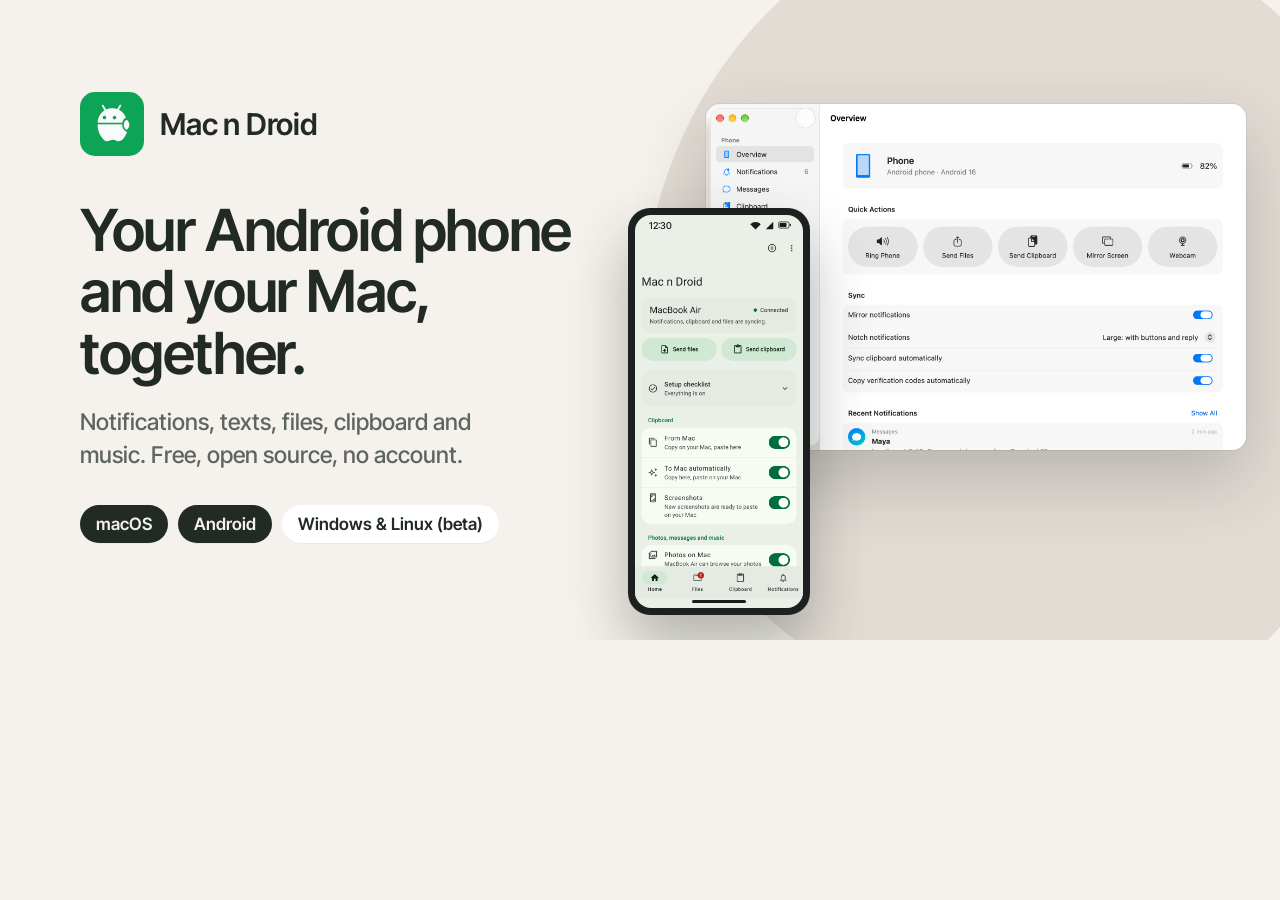
<file: store/graphics/src/github-preview.html>
<!doctype html>
<html>
<head>
<meta charset="utf-8">
<title>GitHub preview</title>
<link rel="preconnect" href="https://fonts.googleapis.com">
<link href="https://fonts.googleapis.com/css2?family=Inter+Tight:wght@500;600;700&display=swap" rel="stylesheet">
<style>
  /* GitHub social preview: 1280 × 640. Same palette and type as the Play screenshots. */
  :root { --cream: #f5f1ec; --ink: #222a25; --soft: #e3dcd5; --muted: #5d655f; --green: #0da457; }
  * { box-sizing: border-box; margin: 0; }
  html, body { width: 1280px; height: 640px; overflow: hidden; background: var(--cream); }
  body { font-family: "Inter Tight", system-ui, sans-serif; color: var(--ink); position: relative; }

  .blob { position: absolute; right: -120px; top: -90px; width: 760px; height: 820px; border-radius: 48% 52% 44% 56% / 52% 46% 54% 48%;
          background: var(--soft); }

  .copy { position: absolute; left: 80px; top: 92px; width: 500px; }
  .brand { display: flex; align-items: center; gap: 16px; }
  .brand img { width: 64px; height: 64px; border-radius: 15px; }
  .brand span { font-size: 30px; font-weight: 600; letter-spacing: -0.2px; }
  h1 { margin-top: 44px; font-size: 58px; line-height: 1.06; font-weight: 600; letter-spacing: -1.4px; }
  p { margin-top: 22px; max-width: 450px; font-size: 23px; line-height: 1.4; color: var(--muted); font-weight: 500; }
  .chips { margin-top: 34px; display: flex; gap: 10px; flex-wrap: wrap; }
  .chip { padding: 9px 16px; border-radius: 999px; background: #fff; font-size: 17px; font-weight: 600;
          box-shadow: 0 1px 0 rgba(0,0,0,.04); }
  .chip.green { background: var(--ink); color: var(--cream); }

  .mac { position: absolute; left: 706px; top: 104px; width: 540px; border-radius: 14px; overflow: hidden;
         box-shadow: 0 30px 70px rgba(34,42,37,.22), 0 0 0 1px rgba(0,0,0,.06); }
  .mac img { display: block; width: 100%; }

  .phone { position: absolute; left: 628px; top: 208px; width: 182px; border-radius: 22px; background: #1c201e;
           padding: 7px; box-shadow: 0 30px 60px rgba(34,42,37,.32); }
  /* The screen is exactly the app's shape (no empty space), under an Android status bar. */
  .phone .screen { position: relative; border-radius: 16px; overflow: hidden; background: #eaefe8; padding-bottom: 9px; }
  .phone .handle { position: absolute; left: 50%; bottom: 5px; width: 54px; height: 3px; margin-left: -27px; border-radius: 2px; background: #171d19; }
  .phone .status { height: 20px; padding: 0 12px 0 14px; display: flex; align-items: center; justify-content: space-between;
                   font-family: Roboto, "Inter Tight", system-ui, sans-serif; font-size: 9.5px; font-weight: 500; color: #171d19; }
  .phone .status .icons { display: flex; align-items: center; gap: 4px; }
  .phone img { width: 100%; display: block; }
</style>
</head>
<body>
  <div class="blob"></div>

  <div class="copy">
    <div class="brand"><img src="../play-icon.png" alt=""><span>Mac n Droid</span></div>
    <h1>Your Android phone and your Mac, together.</h1>
    <p>Notifications, texts, files, clipboard and music. Free, open source, no account.</p>
    <div class="chips">
      <div class="chip green">macOS</div>
      <div class="chip green">Android</div>
      <div class="chip">Windows &amp; Linux (beta)</div>
    </div>
  </div>

  <div class="mac"><img src="../../screens/mac/mac-01-overview.png" alt=""></div>
  <div class="phone"><div class="screen">
    <div class="status"><span>12:30</span><span class="icons">
      <svg width="11" height="9" viewBox="0 0 24 18" fill="#171d19"><path d="M12 17.5 0.6 6.1A16.6 16.6 0 0 1 12 1.5c4.3 0 8.3 1.7 11.4 4.6z"/></svg>
      <svg width="9" height="9" viewBox="0 0 24 24" fill="#171d19"><path d="M2 22h20V2z"/></svg>
      <svg width="13" height="8" viewBox="0 0 26 14" fill="none"><rect x="0.75" y="0.75" width="21.5" height="12.5" rx="3.5" stroke="#171d19" stroke-width="1.5"/><rect x="3" y="3" width="14" height="8" rx="1.5" fill="#171d19"/><rect x="23.5" y="4.5" width="2" height="5" rx="1" fill="#171d19"/></svg>
    </span></div>
    <img src="../../screens/android/android-01-home.png" alt="">
    <div class="handle"></div>
  </div></div>
</body>
</html>
</file>
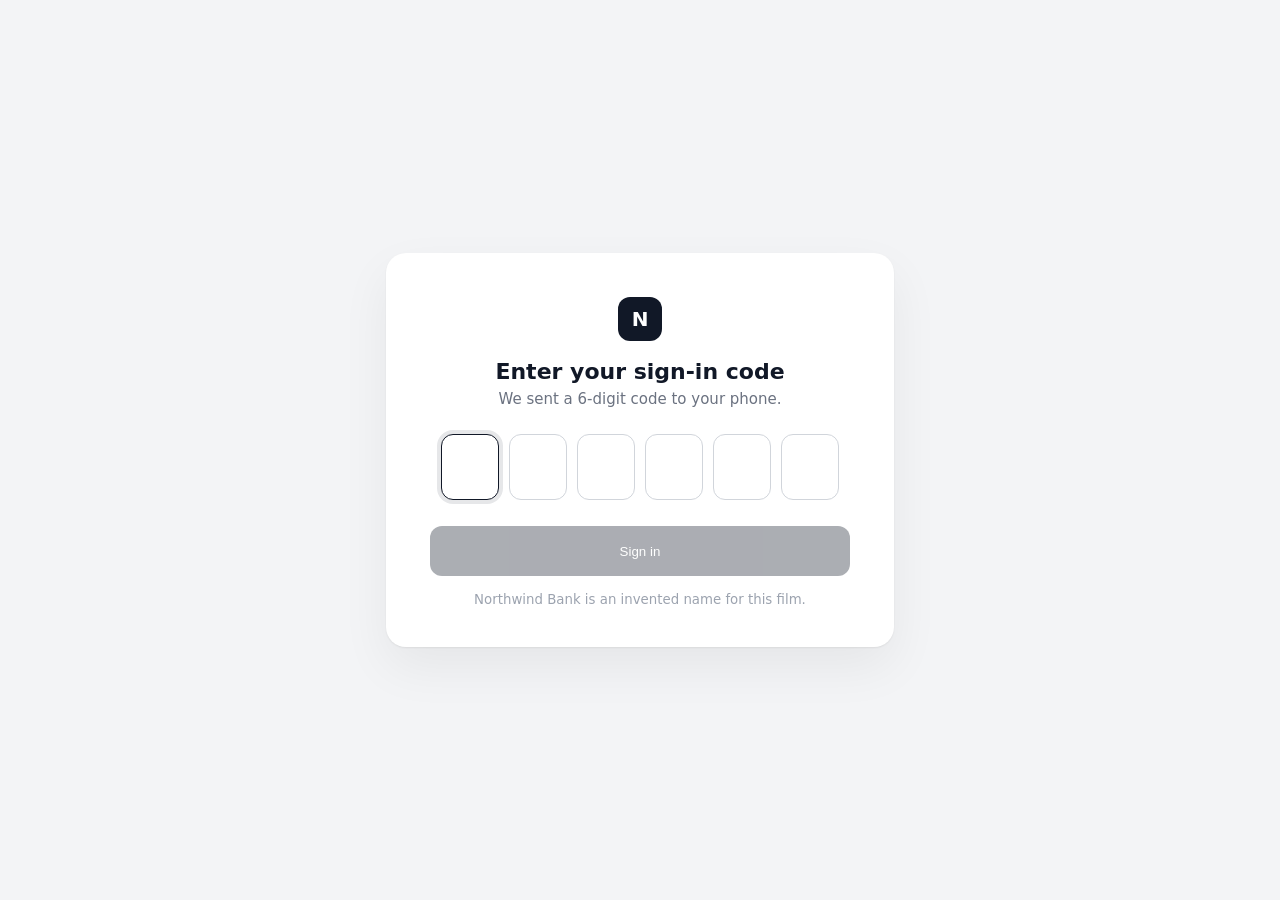
<file: video/series/hero/props/northwind-signin.html>
<!doctype html><meta charset="utf-8"><title>Northwind Bank: sign in</title>
<meta name="viewport" content="width=device-width,initial-scale=1">
<!-- Prop for the hero film and S2: an invented bank's sign-in page. Paste 482913 into the first box. -->
<style>
html,body{height:100%;margin:0}
body{display:grid;place-items:center;background:#f3f4f6;font:16px -apple-system,system-ui,sans-serif;color:#111827}
main{width:420px;padding:44px 44px 40px;background:#fff;border-radius:20px;box-shadow:0 1px 2px #0001,0 20px 50px #0000000f;text-align:center}
.mark{width:44px;height:44px;margin:0 auto 18px;border-radius:12px;background:#111827;color:#fff;display:grid;place-items:center;font-weight:700;font-size:20px}
h1{font-size:22px;margin:0 0 6px}p{margin:0 0 26px;color:#6b7280;font-size:15px}
.code{display:flex;gap:10px;justify-content:center;margin-bottom:26px}
.code input{width:52px;height:62px;border:1.5px solid #d1d5db;border-radius:12px;font:600 28px ui-monospace,Menlo,monospace;text-align:center;outline:0}
.code input:focus{border-color:#111827;box-shadow:0 0 0 4px #1118271a}
button{width:100%;height:50px;border:0;border-radius:12px;background:#111827;color:#fff;font:600 16px inherit;opacity:.35}
body.ok button{opacity:1}.ok .code input{border-color:#0da457}
small{display:block;margin-top:16px;color:#9ca3af}
</style>
<main><div class="mark">N</div><h1>Enter your sign-in code</h1><p>We sent a 6-digit code to your phone.</p>
<div class="code"><input inputmode="numeric" maxlength="1" autofocus><input maxlength="1"><input maxlength="1"><input maxlength="1"><input maxlength="1"><input maxlength="1"></div>
<button>Sign in</button><small>Northwind Bank is an invented name for this film.</small></main>
<script>
const boxes=[...document.querySelectorAll('input')];
function fill(s){s=s.replace(/\D/g,'').slice(0,6);boxes.forEach((b,i)=>b.value=s[i]||'');(boxes[Math.min(s.length,5)]).focus();document.body.classList.toggle('ok',s.length===6)}
boxes.forEach((b,i)=>{b.addEventListener('paste',e=>{e.preventDefault();fill(e.clipboardData.getData('text'))});
b.addEventListener('input',()=>{fill(boxes.map(x=>x.value).join(''))});
b.addEventListener('keydown',e=>{if(e.key==='Backspace'&&!b.value&&i){boxes[i-1].value='';boxes[i-1].focus();document.body.classList.remove('ok')}})});
const pre=new URLSearchParams(location.search).get('code');if(pre)fill(pre);
</script>
</file>
<file: site/assets/site.css>
/* Mac n Droid site: one design system for every page.
   Monochrome. Green means Android, blue means Mac, and they're used sparingly. */

:root{
  --bg:#ffffff; --bg-2:#f6f6f7; --surface:#f2f2f3; --raise:#ffffff;
  --ink:#0b0b0c; --ink-2:#55555c; --ink-3:#8b8b93;
  --line:rgba(11,11,12,.08); --line-2:rgba(11,11,12,.14);
  --droid:#1c9a55; --mac:#1a6dff;
  --droid-soft:rgba(28,154,85,.10); --mac-soft:rgba(26,109,255,.09);
  --inv:#0b0b0c; --inv-ink:#f4f4f5; --inv-2:#a1a1aa; --inv-line:rgba(255,255,255,.1);
  --shadow-1:0 1px 2px rgba(0,0,0,.05),0 2px 8px rgba(0,0,0,.04);
  --shadow-2:0 1px 2px rgba(0,0,0,.06),0 18px 48px -16px rgba(0,0,0,.22);
  --shadow-3:0 2px 4px rgba(0,0,0,.05),0 40px 90px -30px rgba(0,0,0,.35);
  --ease:cubic-bezier(.2,.7,.2,1); --spring:cubic-bezier(.3,1.35,.45,1);
  --f:"Geist",-apple-system,BlinkMacSystemFont,"Segoe UI",Roboto,Helvetica,Arial,sans-serif;
  --mono:"Geist Mono",ui-monospace,SFMono-Regular,Menlo,monospace;
  /* device mockups */
  --dev-body:#0e0e10; --dev-edge:#2a2a2e;
  --scr:#fbfbfb; --scr-2:#ededee; --scr-card:#ffffff; --scr-ink:#111113; --scr-ink-2:#6b6b73;
  --base-a:#e4e4e7; --base-b:#c9c9ce;
  color-scheme:light;
}
@media (prefers-color-scheme:dark){
  :root:not([data-theme="light"]){
    --bg:#09090a; --bg-2:#0f0f11; --surface:#151517; --raise:#1a1a1d;
    --ink:#f4f4f5; --ink-2:#a3a3ab; --ink-3:#6f6f78;
    --line:rgba(255,255,255,.08); --line-2:rgba(255,255,255,.14);
    --droid:#3ddc84; --mac:#4c94ff;
    --droid-soft:rgba(61,220,132,.12); --mac-soft:rgba(76,148,255,.12);
    --inv:#141416; --inv-ink:#f4f4f5; --inv-2:#a1a1aa; --inv-line:rgba(255,255,255,.09);
    --shadow-1:0 1px 2px rgba(0,0,0,.4);
    --shadow-2:0 1px 2px rgba(0,0,0,.5),0 18px 48px -16px rgba(0,0,0,.7);
    --shadow-3:0 2px 4px rgba(0,0,0,.5),0 40px 90px -30px rgba(0,0,0,.9);
    --dev-body:#050506; --dev-edge:#323236;
    --scr:#121214; --scr-2:#1c1c1f; --scr-card:#202023; --scr-ink:#f2f2f3; --scr-ink-2:#9a9aa2;
    --base-a:#3a3a3e; --base-b:#232326;
    color-scheme:dark;
  }
}
:root[data-theme="dark"]{
  --bg:#09090a; --bg-2:#0f0f11; --surface:#151517; --raise:#1a1a1d;
  --ink:#f4f4f5; --ink-2:#a3a3ab; --ink-3:#6f6f78;
  --line:rgba(255,255,255,.08); --line-2:rgba(255,255,255,.14);
  --droid:#3ddc84; --mac:#4c94ff;
  --droid-soft:rgba(61,220,132,.12); --mac-soft:rgba(76,148,255,.12);
  --inv:#141416; --inv-ink:#f4f4f5; --inv-2:#a1a1aa; --inv-line:rgba(255,255,255,.09);
  --shadow-1:0 1px 2px rgba(0,0,0,.4);
  --shadow-2:0 1px 2px rgba(0,0,0,.5),0 18px 48px -16px rgba(0,0,0,.7);
  --shadow-3:0 2px 4px rgba(0,0,0,.5),0 40px 90px -30px rgba(0,0,0,.9);
  --dev-body:#050506; --dev-edge:#323236;
  --scr:#121214; --scr-2:#1c1c1f; --scr-card:#202023; --scr-ink:#f2f2f3; --scr-ink-2:#9a9aa2;
  --base-a:#3a3a3e; --base-b:#232326;
  color-scheme:dark;
}

/* ---------- base ---------- */
*,*::before,*::after{box-sizing:border-box}
html{-webkit-text-size-adjust:100%;scroll-behavior:smooth;scroll-padding-top:84px}
body{margin:0;background:var(--bg);color:var(--ink);font:400 17px/1.6 var(--f);
  -webkit-font-smoothing:antialiased;-moz-osx-font-smoothing:grayscale;text-rendering:optimizeLegibility;overflow-x:hidden}
img,svg{display:block;max-width:100%}
a{color:inherit}
p{margin:0 0 1em}
h1,h2,h3{margin:0;font-weight:600;letter-spacing:-.035em;line-height:1.05;text-wrap:balance}
::selection{background:var(--ink);color:var(--bg)}
:focus-visible{outline:2px solid var(--mac);outline-offset:3px;border-radius:6px}
.wrap{max-width:1180px;margin:0 auto;padding:0 24px}
.sr{position:absolute;width:1px;height:1px;overflow:hidden;clip:rect(0 0 0 0);white-space:nowrap}
.ic{width:20px;height:20px;fill:none;stroke:currentColor;stroke-width:1.75;stroke-linecap:round;stroke-linejoin:round;flex:none}
.mono{font-family:var(--mono);font-size:.82em;letter-spacing:0}
.skip{position:absolute;left:12px;top:-60px;z-index:100;background:var(--ink);color:var(--bg);padding:10px 14px;border-radius:10px;text-decoration:none}
.skip:focus{top:12px}

/* ---------- nav ---------- */
.nav{position:sticky;top:0;z-index:50;transition:background .3s var(--ease),box-shadow .3s var(--ease)}
.nav.scrolled{background:color-mix(in srgb,var(--bg) 78%,transparent);backdrop-filter:saturate(1.6) blur(18px);
  -webkit-backdrop-filter:saturate(1.6) blur(18px);box-shadow:0 1px 0 var(--line)}
.nav .wrap{display:flex;align-items:center;height:68px;gap:28px}
.brand{display:inline-flex;align-items:center;gap:10px;text-decoration:none;font-weight:600;letter-spacing:-.02em;font-size:17px}
.brand-mark{width:30px;height:30px;border-radius:9px;background:var(--ink);color:var(--bg);display:grid;place-items:center}
.brand-mark svg{width:22px;height:22px}
.nav-links{display:flex;gap:4px;margin-left:auto}
.nav-links a{text-decoration:none;color:var(--ink-2);font-size:15px;padding:8px 12px;border-radius:999px;transition:color .2s,background .2s}
.nav-links a:hover{color:var(--ink);background:var(--surface)}
.nav-cta{display:flex;align-items:center;gap:8px}
.icon-btn{width:40px;height:40px;border-radius:999px;display:grid;place-items:center;color:var(--ink-2);text-decoration:none;transition:background .2s,color .2s}
.icon-btn:hover{background:var(--surface);color:var(--ink)}
@media (max-width:860px){.nav-links{display:none}.nav-cta{margin-left:auto}}

/* ---------- buttons ---------- */
.btn{--h:52px;display:inline-flex;align-items:center;justify-content:center;gap:10px;height:var(--h);padding:0 24px;border-radius:999px;
  font:600 16px/1 var(--f);letter-spacing:-.01em;text-decoration:none;border:0;cursor:pointer;white-space:nowrap;
  transition:transform .25s var(--spring),box-shadow .25s var(--ease),background .2s,color .2s}
.btn:active{transform:scale(.97)}
.btn-primary{background:var(--ink);color:var(--bg);box-shadow:var(--shadow-1)}
.btn-primary:hover{transform:translateY(-1px);box-shadow:var(--shadow-2)}
.btn-ghost{background:var(--surface);color:var(--ink)}
.btn-ghost:hover{background:color-mix(in srgb,var(--surface) 70%,var(--ink) 8%)}
.btn-sm{--h:40px;padding:0 16px;font-size:14px}
.btn .ic{width:18px;height:18px}
.btn .arrow{transition:transform .25s var(--ease)}
.btn:hover .arrow{transform:translateX(3px)}

/* platform tags: green = Android, blue = Mac */
.tag{display:inline-flex;align-items:center;gap:7px;font-size:13px;font-weight:500;color:var(--ink-2);
  padding:5px 11px 5px 9px;border-radius:999px;background:var(--surface)}
.tag::before{content:"";width:7px;height:7px;border-radius:50%;background:var(--ink-3)}
.tag.droid::before{background:var(--droid)} .tag.mac::before{background:var(--mac)}
.eyebrow{display:inline-flex;align-items:center;gap:10px;font:500 13px/1 var(--mono);letter-spacing:.02em;color:var(--ink-2);text-transform:uppercase}
.eyebrow .duo{display:inline-flex}
.eyebrow .duo i{width:8px;height:8px;border-radius:50%;background:var(--droid)}
.eyebrow .duo i+i{background:var(--mac);margin-left:-3px;box-shadow:0 0 0 2px var(--bg)}

/* ---------- sections ---------- */
.section{padding:128px 0}
.section.alt{background:var(--bg-2)}
.sec-head{max-width:760px;margin-bottom:56px}
.sec-head.center{margin-inline:auto;text-align:center}
.sec-head h2{font-size:clamp(36px,5vw,60px)}
.sec-head p{color:var(--ink-2);font-size:19px;margin:20px 0 0;text-wrap:pretty}
.sec-head .eyebrow{margin-bottom:20px}
@media (max-width:720px){.section{padding:88px 0}.sec-head{margin-bottom:40px}.sec-head p{font-size:17px}}

/* reveal on scroll (only once JS has marked the page) */
.js .rv{opacity:0;transform:translateY(14px);transition:opacity .7s var(--ease),transform .7s var(--ease)}
.js .rv.in{opacity:1;transform:none}
.js .rv[data-d="1"]{transition-delay:.06s}.js .rv[data-d="2"]{transition-delay:.12s}.js .rv[data-d="3"]{transition-delay:.18s}

/* ---------- hero ---------- */
.hero{padding:56px 0 40px;text-align:center;position:relative}
.hero::before{content:"";position:absolute;inset:-68px 0 auto;height:720px;z-index:-1;pointer-events:none;
  background:radial-gradient(60% 50% at 50% 0%,color-mix(in srgb,var(--ink) 5%,transparent),transparent 70%);}
.hero h1{font-size:clamp(44px,7.4vw,92px);letter-spacing:-.05em;line-height:.98;max-width:14ch;margin:22px auto 0}
.hero h1 .soft{color:var(--ink-3)}
.hero .lead{max-width:640px;margin:26px auto 0;font-size:clamp(17px,1.6vw,20px);color:var(--ink-2);text-wrap:pretty}
.hero-ctas{display:flex;gap:12px;justify-content:center;flex-wrap:wrap;margin-top:36px}
.hero-meta{display:flex;gap:8px;justify-content:center;flex-wrap:wrap;margin-top:22px}
.hero-meta .tag{background:transparent;padding-inline:6px}

/* ---------- facts strip ---------- */
.facts{text-align:left;display:grid;grid-template-columns:repeat(4,1fr);border-top:1px solid var(--line);border-bottom:1px solid var(--line);margin-top:96px}
.fact{padding:28px 24px;display:flex;gap:14px;align-items:flex-start}
.fact+.fact{border-left:1px solid var(--line)}
.fact .ic{width:22px;height:22px;color:var(--ink);margin-top:2px}
.fact b{display:block;font-weight:600;letter-spacing:-.01em}
.fact span{color:var(--ink-2);font-size:15px;line-height:1.45}
@media (max-width:900px){.facts{grid-template-columns:1fr 1fr}.fact:nth-child(3){border-left:0}.fact:nth-child(n+3){border-top:1px solid var(--line)}}
@media (max-width:520px){.facts{grid-template-columns:1fr}.fact+.fact{border-left:0;border-top:1px solid var(--line)}.fact{padding:20px 4px}}

/* ---------- story ---------- */
.story{display:grid;grid-template-columns:1fr 1fr;gap:64px;align-items:end}
.story h2{font-size:clamp(34px,4.6vw,56px)}
.story p{color:var(--ink-2);font-size:19px;margin:0}
.story p+p{margin-top:16px}
.story strong{color:var(--ink);font-weight:600}
@media (max-width:860px){.story{grid-template-columns:1fr;gap:24px}.story p{font-size:17px}}

/* ---------- features ---------- */
.bento{display:grid;grid-template-columns:repeat(12,1fr);gap:16px}
.card{position:relative;grid-column:span 4;background:var(--raise);border-radius:28px;padding:32px;box-shadow:0 0 0 1px var(--line);overflow:hidden;
  display:flex;flex-direction:column;isolation:isolate;transition:box-shadow .35s var(--ease),transform .35s var(--ease)}
.alt .card{background:var(--raise)}
.card::after{content:"";position:absolute;inset:0;z-index:-1;opacity:0;transition:opacity .4s;pointer-events:none;
  background:radial-gradient(420px circle at var(--mx,50%) var(--my,0%),color-mix(in srgb,var(--ink) 5%,transparent),transparent 60%)}
.card:hover::after{opacity:1}
.card:hover{box-shadow:0 0 0 1px var(--line-2),var(--shadow-2)}
.card.w7{grid-column:span 7}.card.w5{grid-column:span 5}.card.w6{grid-column:span 6}
.card h3{font-size:24px;letter-spacing:-.025em;line-height:1.15}
.card p{color:var(--ink-2);font-size:16px;margin:10px 0 0;text-wrap:pretty}
.card .tags{display:flex;gap:6px;flex-wrap:wrap;margin-bottom:18px}
.card .viz{margin-top:auto;padding-top:32px}
@media (max-width:980px){.card.w7,.card.w5,.card.w6{grid-column:span 12}.card{grid-column:span 6}}
@media (max-width:640px){.card{grid-column:span 12;padding:26px;border-radius:24px}.card h3{font-size:22px}}

/* illustrations inside cards (all drawn in code) */
.viz-box{position:relative;border-radius:20px;background:var(--surface);overflow:hidden;font-size:14px;line-height:1.4}
.ill-notch{height:220px;display:flex;justify-content:center}
.ill-notch .menu{position:absolute;inset:0 0 auto;height:30px;display:flex;align-items:center;padding:0 16px;gap:14px;font-size:12px;color:var(--ink-2);border-bottom:1px solid var(--line)}
.ill-notch .menu .r{margin-left:auto;display:flex;gap:12px;align-items:center}
.ill-notch .nd{position:relative;margin-top:0;width:min(420px,92%);background:#000;color:#f4f4f5;border-radius:0 0 28px 28px;padding:44px 22px 20px;
  transform-origin:50% 0;transition:transform .6s var(--spring)}
.card:hover .ill-notch .nd{transform:scaleY(1.03)}
.ill-notch .nd .row{display:flex;gap:12px;align-items:flex-start}
.ill-notch .nd .meta{color:#a1a1aa;font-size:12.5px}
.ill-notch .nd .acts{display:flex;gap:8px;margin-top:12px}
.ill-notch .nd .acts span{font-size:12.5px;font-weight:600;padding:7px 13px;border-radius:99px;background:rgba(255,255,255,.12)}
.ill-notch .nd .acts span:first-child{background:#f4f4f5;color:#000}
.ill-notch .av{width:38px;height:38px;border-radius:50%;background:linear-gradient(140deg,#d4d4d8,#71717a);flex:none;display:grid;place-items:center;color:#111;font-weight:600}

.ill-chat{padding:20px;display:grid;gap:8px}
.ill-chat .bub{max-width:78%;padding:9px 14px;border-radius:18px;margin:0;font-size:14px}
.ill-chat .bub.in{background:var(--raise);box-shadow:0 0 0 1px var(--line)}
.ill-chat .bub.out{background:var(--ink);color:var(--bg)}
.ill-chat .call{display:flex;align-items:center;gap:12px;margin-top:8px;padding:12px 14px;border-radius:16px;background:var(--raise);box-shadow:0 0 0 1px var(--line)}
.ill-chat .call .meta{color:var(--ink-3);font-size:12.5px}
.ill-chat .call .b{margin-left:auto;display:flex;gap:8px}
.ill-chat .call .b i{width:34px;height:34px;border-radius:50%;display:grid;place-items:center;color:#fff}
.ill-chat .call .b i:first-child{background:#e5484d}.ill-chat .call .b i:last-child{background:#30a46c}
.ill-chat .call .b svg{width:16px;height:16px}

.ill-files{height:200px;display:flex;align-items:center;justify-content:center;gap:0}
.ill-files .end{width:64px;height:64px;border-radius:18px;background:var(--raise);box-shadow:0 0 0 1px var(--line);display:grid;place-items:center;color:var(--ink);flex:none;position:relative}
.ill-files .end::after{content:"";position:absolute;bottom:8px;width:6px;height:6px;border-radius:50%;background:var(--droid)}
.ill-files .end.m::after{background:var(--mac)}
.ill-files .end svg{width:26px;height:26px}
.ill-files .lane{position:relative;width:min(220px,40%);height:64px;margin:0}
.ill-files .lane::before{content:"";position:absolute;left:8px;right:8px;top:50%;height:2px;background:linear-gradient(90deg,var(--droid),var(--mac));opacity:.3;
  -webkit-mask:repeating-linear-gradient(90deg,#000 0 5px,transparent 5px 10px);mask:repeating-linear-gradient(90deg,#000 0 5px,transparent 5px 10px)}
.ill-files .pkt{position:absolute;top:50%;left:10%;translate:0 -50%;display:flex;align-items:center;gap:8px;background:var(--raise);box-shadow:var(--shadow-2);
  padding:8px 12px;border-radius:12px;font-size:12.5px;font-weight:500;white-space:nowrap;transition:left 1.2s cubic-bezier(.6,0,.3,1)}
.ill-files .pkt svg{width:16px;height:16px}
.card:hover .ill-files .pkt{left:46%}

.ill-clip{padding:22px;display:grid;gap:8px}
.ill-clip .it{display:flex;align-items:center;gap:12px;padding:12px 14px;border-radius:14px;background:var(--raise);box-shadow:0 0 0 1px var(--line);
  transition:transform .35s var(--ease)}
.ill-clip .it .d{width:7px;height:7px;border-radius:50%;flex:none}
.ill-clip .it .meta{margin-left:auto;color:var(--ink-3);font-size:12px;white-space:nowrap}
.ill-clip .it span:not(.meta){overflow:hidden;text-overflow:ellipsis;white-space:nowrap}
.card:hover .ill-clip .it:nth-child(1){transform:translateX(4px)}
.card:hover .ill-clip .it:nth-child(2){transform:translateX(8px)}
.card:hover .ill-clip .it:nth-child(3){transform:translateX(12px)}

.ill-media{padding:20px;display:flex;gap:14px;align-items:center}
.ill-media .art{width:64px;height:64px;border-radius:14px}
.ill-media .t{flex:1;min-width:0}
.ill-media .t .meta{color:var(--ink-3);font-size:13px}
.ill-media .track{height:4px;border-radius:4px;background:var(--line-2);margin-top:12px;overflow:hidden}
.ill-media .track i{display:block;height:100%;width:42%;background:var(--ink);transition:width 2.4s linear}
.card:hover .ill-media .track i{width:70%}
.ill-media .pp{width:44px;height:44px;border-radius:50%;background:var(--ink);color:var(--bg);display:grid;place-items:center;flex:none}
.ill-media .pp svg{width:18px;height:18px}

.ill-mirror{height:200px;display:flex;align-items:center;justify-content:center}
.ill-mirror .mw{width:78%;max-width:300px;height:150px;border-radius:12px;background:var(--raise);box-shadow:0 0 0 1px var(--line),var(--shadow-1);position:relative;overflow:hidden}
.ill-mirror .mw .bar{height:24px;border-bottom:1px solid var(--line);display:flex;gap:5px;align-items:center;padding:0 10px}
.ill-mirror .mw .bar i{width:7px;height:7px;border-radius:50%;background:var(--line-2)}
.ill-mirror .ph{position:absolute;left:50%;top:32px;width:58px;height:108px;margin-left:-29px;border-radius:12px;background:var(--surface);box-shadow:inset 0 0 0 3px var(--ink)}
.ill-mirror .ph::before,.ill-mirror .ph::after{content:"";position:absolute;left:12px;right:12px;height:6px;border-radius:4px;background:var(--line-2)}
.ill-mirror .ph::before{top:22px}.ill-mirror .ph::after{top:34px;right:22px}
.ill-mirror .cur{position:absolute;left:62%;top:62%;width:18px;height:18px;transition:transform .9s var(--spring)}
.card:hover .ill-mirror .cur{transform:translate(-26px,-30px)}

.ill-link{height:200px;display:flex;align-items:center;justify-content:center;flex-direction:column;gap:14px}
.ill-link .url{display:flex;align-items:center;gap:8px;padding:10px 16px;border-radius:99px;background:var(--raise);box-shadow:0 0 0 1px var(--line),var(--shadow-1);font:500 13px var(--mono);color:var(--ink-2);
  transition:transform .5s var(--spring)}
.ill-link .url svg{width:15px;height:15px}
.ill-link .kb{display:flex;gap:6px;align-items:center;color:var(--ink-3);font-size:13px}
.ill-link .kb kbd{font:600 12px var(--f);min-width:28px;height:28px;padding:0 8px;display:grid;place-items:center;border-radius:7px;background:var(--raise);
  box-shadow:inset 0 -1.5px 0 var(--line-2),0 0 0 1px var(--line-2);color:var(--ink)}
.card:hover .ill-link .url{transform:translateY(-4px)}

/* small things grid */
.minis{display:grid;grid-template-columns:repeat(4,1fr);gap:0;margin-top:16px;border-radius:28px;box-shadow:0 0 0 1px var(--line);background:var(--raise);overflow:hidden}
.mini{padding:26px 26px 28px;border-right:1px solid var(--line);border-bottom:1px solid var(--line)}
.mini:nth-child(4n){border-right:0}.mini:nth-last-child(-n+4){border-bottom:0}
.mini .ic{width:22px;height:22px;margin-bottom:14px}
.mini h3{font-size:16px;letter-spacing:-.01em;line-height:1.3}
.mini p{color:var(--ink-2);font-size:14.5px;margin:6px 0 0;line-height:1.5}
@media (max-width:900px){.minis{grid-template-columns:1fr 1fr}.mini{border-right:1px solid var(--line)!important;border-bottom:1px solid var(--line)!important}
  .mini:nth-child(2n){border-right:0!important}.mini:nth-last-child(-n+2){border-bottom:0!important}}
@media (max-width:520px){.minis{grid-template-columns:1fr}.mini{border-right:0!important;border-bottom:1px solid var(--line)!important}.mini:last-child{border-bottom:0!important}}

/* ---------- native section ---------- */
.native{display:grid;grid-template-columns:1fr 1fr;gap:16px}
.native .card{grid-column:auto}
.native .viz-box{height:240px;display:flex;align-items:center;justify-content:center}
.ui-mac{width:84%;max-width:360px;border-radius:12px;background:var(--raise);box-shadow:0 0 0 1px var(--line),var(--shadow-2);overflow:hidden;font-size:13px;display:flex}
.ui-mac .sb{width:36%;background:var(--surface);padding:30px 8px 10px;border-right:1px solid var(--line);display:grid;gap:3px;align-content:start}
.ui-mac .sb span{padding:5px 8px;border-radius:6px;color:var(--ink-2);display:flex;gap:6px;align-items:center;font-size:12px}
.ui-mac .sb span svg{width:13px;height:13px;color:var(--mac)}
.ui-mac .sb span.on{background:color-mix(in srgb,var(--ink) 8%,transparent);color:var(--ink)}
.ui-mac .mn{flex:1;padding:12px 14px;display:grid;gap:8px;align-content:start}
.ui-mac .mn b{font-size:14px}
.ui-mac .tg{display:flex;justify-content:space-between;align-items:center;padding:8px 10px;border-radius:8px;background:var(--surface);font-size:12px}
.sw{width:26px;height:15px;border-radius:99px;background:var(--mac);position:relative;flex:none}
.sw::after{content:"";position:absolute;right:2px;top:2px;width:11px;height:11px;border-radius:50%;background:#fff;transition:right .3s var(--spring)}
.sw.off{background:var(--line-2)} .sw.off::after{right:13px}
.ui-droid{width:170px;border-radius:26px;background:var(--raise);box-shadow:0 0 0 5px var(--ink),var(--shadow-2);padding:22px 12px 14px;font-size:12px;display:grid;gap:6px}
.ui-droid b{font-size:16px;font-weight:500;padding:0 4px 6px}
.ui-droid .tile{display:flex;justify-content:space-between;align-items:center;padding:10px 12px;background:var(--surface);border-radius:6px}
.ui-droid .tile:first-of-type{border-radius:16px 16px 6px 6px}.ui-droid .tile:last-of-type{border-radius:6px 6px 16px 16px}
.ui-droid .msw{width:32px;height:18px;border-radius:99px;background:var(--droid);position:relative;flex:none}
.ui-droid .msw::after{content:"";position:absolute;right:3px;top:3px;width:12px;height:12px;border-radius:50%;background:#fff}
.ui-droid .msw.off{background:transparent;box-shadow:inset 0 0 0 2px var(--ink-3)}.ui-droid .msw.off::after{right:auto;left:4px;top:4px;width:10px;height:10px;background:var(--ink-3)}
@media (max-width:860px){.native{grid-template-columns:1fr}}

/* ---------- steps ---------- */
.steps{display:grid;grid-template-columns:repeat(3,1fr);gap:16px;counter-reset:s}
.step{position:relative;background:var(--raise);border-radius:28px;padding:30px;box-shadow:0 0 0 1px var(--line)}
.step .n{font:500 13px/1 var(--mono);color:var(--ink-3);display:flex;align-items:center;gap:10px}
.step .n::after{content:"";flex:1;height:1px;background:var(--line)}
.step h3{font-size:22px;margin:22px 0 10px;letter-spacing:-.025em;line-height:1.2}
.step p{color:var(--ink-2);font-size:15.5px;margin:0}
.step .viz-box{height:150px;margin-top:24px;display:grid;place-items:center}
.step .dl-mini{display:flex;flex-direction:column;align-items:center;gap:10px;color:var(--ink-2);font-size:13px}
.step .dl-mini .ico{width:54px;height:54px;border-radius:14px;background:var(--ink);color:var(--bg);display:grid;place-items:center}
.step .dl-mini .ico svg{width:30px;height:30px}
.qr{width:96px;height:96px;position:relative;padding:8px;border-radius:12px;background:#fff;box-shadow:0 0 0 1px var(--line)}
.qr svg{width:100%;height:100%}
.qr .scan{position:absolute;left:4px;right:4px;top:8px;height:2px;border-radius:2px;background:var(--droid);box-shadow:0 0 10px var(--droid);opacity:.8;animation:scan 2.6s ease-in-out infinite alternate}
@keyframes scan{to{top:calc(100% - 10px)}}
.paired{display:flex;align-items:center;gap:12px;padding:12px 16px;border-radius:16px;background:var(--raise);box-shadow:0 0 0 1px var(--line),var(--shadow-1);font-size:14px}
.paired .st{display:flex;align-items:center;gap:6px;color:var(--ink-2);font-size:12.5px}
.paired .st::before{content:"";width:7px;height:7px;border-radius:50%;background:var(--droid);box-shadow:0 0 0 3px var(--droid-soft)}
.reqs{display:flex;flex-wrap:wrap;gap:8px 24px;justify-content:center;margin-top:36px;color:var(--ink-2);font-size:15px}
.reqs span{display:flex;align-items:center;gap:8px}
.reqs .ic{width:17px;height:17px;color:var(--ink)}
@media (max-width:900px){.steps{grid-template-columns:1fr}}

/* ---------- privacy band ---------- */
.dark-band{background:var(--inv);color:var(--inv-ink);border-radius:36px;margin:0 16px;padding:112px 0;position:relative;overflow:hidden}
.dark-band::before{content:"";position:absolute;inset:0;pointer-events:none;
  background:radial-gradient(40% 60% at 15% 100%,rgba(61,220,132,.10),transparent 70%),radial-gradient(40% 60% at 85% 0%,rgba(76,148,255,.12),transparent 70%)}
.dark-band .sec-head p{color:var(--inv-2)}
.dark-band .eyebrow{color:var(--inv-2)}
.dark-band .eyebrow .duo i+i{box-shadow:0 0 0 2px var(--inv)}
.priv{display:grid;grid-template-columns:1.1fr 1fr;gap:56px;align-items:center;position:relative}
.diagram{position:relative;aspect-ratio:1.25;max-width:520px;width:100%}
.diagram svg{width:100%;height:100%;overflow:visible}
.diagram .flow{stroke-dasharray:4 8;animation:flow 1.6s linear infinite}
@keyframes flow{to{stroke-dashoffset:-24}}
.plist{display:grid;gap:0;margin:0;padding:0;list-style:none}
.plist li{display:flex;gap:16px;padding:20px 0;border-top:1px solid var(--inv-line)}
.plist li:last-child{border-bottom:1px solid var(--inv-line)}
.plist .ic{width:22px;height:22px;margin-top:2px;color:var(--inv-ink)}
.plist b{display:block;font-weight:600;letter-spacing:-.01em}
.plist span{color:var(--inv-2);font-size:15.5px;line-height:1.5}
.dark-band .btn-ghost{background:rgba(255,255,255,.08);color:var(--inv-ink)}
.dark-band .btn-ghost:hover{background:rgba(255,255,255,.14)}
@media (max-width:900px){.priv{grid-template-columns:1fr;gap:32px}.dark-band{margin:0 8px;border-radius:28px;padding:88px 0}}

/* ---------- download ---------- */
.dls{display:grid;grid-template-columns:repeat(4,1fr);gap:16px}
.dl{position:relative;background:var(--raise);border-radius:28px;padding:28px;box-shadow:0 0 0 1px var(--line);display:flex;flex-direction:column;gap:6px;
  transition:box-shadow .3s var(--ease),transform .3s var(--ease)}
.dl:hover{box-shadow:0 0 0 1px var(--line-2),var(--shadow-2)}
.dl .top{display:flex;justify-content:space-between;align-items:center;margin-bottom:18px}
.dl .top .ic{width:28px;height:28px;stroke-width:1.5}
.dl h3{font-size:22px;letter-spacing:-.025em}
.dl .req{color:var(--ink-2);font-size:14.5px;margin:0 0 22px;line-height:1.5}
.dl .acts{margin-top:auto;display:grid;gap:8px}
.dl .acts .btn{width:100%}
.dl .alt-link{font-size:13.5px;color:var(--ink-2);text-align:center;text-decoration:none;padding:6px}
.dl .alt-link:hover{color:var(--ink);text-decoration:underline}
.dl .you{position:absolute;top:-11px;left:24px;font:500 11.5px/1 var(--mono);letter-spacing:.02em;text-transform:uppercase;background:var(--ink);color:var(--bg);
  padding:6px 10px;border-radius:99px;opacity:0;transform:translateY(4px);transition:opacity .4s,transform .4s var(--ease)}
.dl.is-you{box-shadow:0 0 0 1.5px var(--ink),var(--shadow-2)}
.dl.is-you .you{opacity:1;transform:none}
.dl-note{margin:28px auto 0;max-width:760px;text-align:center;color:var(--ink-2);font-size:14.5px}
.dl-note a{color:var(--ink)}
@media (max-width:1180px){.dls{grid-template-columns:1fr 1fr}}
@media (max-width:560px){.dls{grid-template-columns:1fr}}

/* ---------- FAQ ---------- */
.faq{display:grid;grid-template-columns:380px 1fr;gap:64px;align-items:start}
.faq .sec-head{position:sticky;top:104px;margin:0}
.qa{border-top:1px solid var(--line)}
.qa:last-child{border-bottom:1px solid var(--line)}
.qa summary{list-style:none;cursor:pointer;display:flex;align-items:center;gap:24px;padding:24px 0;font-size:19px;font-weight:500;letter-spacing:-.015em;line-height:1.35}
.qa summary::-webkit-details-marker{display:none}
.qa summary h3{font:inherit;letter-spacing:inherit}
.qa .pm{margin-left:auto;flex:none;width:32px;height:32px;border-radius:50%;background:var(--surface);display:grid;place-items:center;transition:transform .35s var(--ease),background .2s}
.qa .pm svg{width:16px;height:16px}
.qa summary:hover .pm{background:color-mix(in srgb,var(--surface) 70%,var(--ink) 10%)}
.qa[open] .pm{transform:rotate(45deg)}
.qa .a{color:var(--ink-2);padding:0 56px 26px 0;font-size:16.5px}
.qa .a p:last-child{margin:0}
.qa .a a{color:var(--ink)}
@supports (interpolate-size:allow-keywords){
  :root{interpolate-size:allow-keywords}
  .qa::details-content{block-size:0;overflow:hidden;transition:block-size .35s var(--ease),content-visibility .35s allow-discrete}
  .qa[open]::details-content{block-size:auto}
}
@media (max-width:960px){.faq{grid-template-columns:1fr;gap:24px}.faq .sec-head{position:static}.qa summary{font-size:17px;padding:20px 0}.qa .a{padding-right:0}}

/* ---------- final CTA ---------- */
.final{text-align:center;padding:140px 0 120px}
.final h2{font-size:clamp(40px,6.4vw,80px);letter-spacing:-.05em;line-height:1}
.final p{color:var(--ink-2);font-size:19px;margin:22px auto 0;max-width:540px}
.final .hero-ctas{margin-top:34px}
.duo-mark{display:flex;justify-content:center;align-items:center;gap:0;margin-bottom:36px}
.duo-mark .d{width:64px;height:64px;border-radius:20px;display:grid;place-items:center;background:var(--raise);box-shadow:0 0 0 1px var(--line),var(--shadow-1);position:relative}
.duo-mark .d svg{width:28px;height:28px}
.duo-mark .d::after{content:"";position:absolute;bottom:9px;width:5px;height:5px;border-radius:50%;background:var(--droid)}
.duo-mark .d.m::after{background:var(--mac)}
.duo-mark .mid{width:56px;height:2px;background:linear-gradient(90deg,var(--droid),var(--mac));opacity:.5;
  -webkit-mask:repeating-linear-gradient(90deg,#000 0 5px,transparent 5px 9px);mask:repeating-linear-gradient(90deg,#000 0 5px,transparent 5px 9px)}

/* ---------- footer ---------- */
.foot{border-top:1px solid var(--line);padding:56px 0 48px;font-size:14.5px;color:var(--ink-2)}
.foot .cols{display:grid;grid-template-columns:1.6fr repeat(3,1fr);gap:40px}
.foot h4{margin:0 0 14px;font-size:13px;font-weight:500;color:var(--ink-3);font-family:var(--mono);text-transform:uppercase;letter-spacing:.02em}
.foot ul{list-style:none;margin:0;padding:0;display:grid;gap:10px}
.foot a{text-decoration:none;color:var(--ink-2);transition:color .2s}
.foot a:hover{color:var(--ink)}
.foot .about p{margin:16px 0 0;max-width:320px}
.foot .legal{margin-top:48px;padding-top:24px;border-top:1px solid var(--line);display:flex;justify-content:space-between;gap:24px;flex-wrap:wrap;font-size:13px;color:var(--ink-3)}
@media (max-width:820px){.foot .cols{grid-template-columns:1fr 1fr}.foot .about{grid-column:1/-1}}

/* ---------- document pages (privacy) ---------- */
.doc-hero{padding:72px 0 40px}
.doc-hero h1{font-size:clamp(40px,6vw,72px);letter-spacing:-.05em;max-width:16ch;margin-top:22px}
.doc-hero .meta{color:var(--ink-2);margin:22px 0 0;font-size:15.5px}
.doc-hero .meta b{color:var(--ink);font-weight:500}
.tldr{display:grid;grid-template-columns:repeat(5,1fr);gap:0;border-radius:28px;background:var(--bg-2);box-shadow:0 0 0 1px var(--line);margin:40px 0 0;overflow:hidden}
.tldr div{padding:24px 22px}
.tldr div+div{border-left:1px solid var(--line)}
.tldr .ic{width:22px;height:22px;margin-bottom:14px}
.tldr b{display:block;font-weight:600;letter-spacing:-.01em;font-size:16px}
.tldr span{color:var(--ink-2);font-size:14px;line-height:1.5;display:block;margin-top:4px}
@media (max-width:1000px){.tldr{grid-template-columns:1fr 1fr}.tldr div{border-left:0!important;border-top:1px solid var(--line)}.tldr div:nth-child(-n+2){border-top:0}.tldr div:nth-child(2n){border-left:1px solid var(--line)!important}.tldr div:last-child{grid-column:1/-1;border-left:0!important}}
@media (max-width:520px){.tldr{grid-template-columns:1fr}.tldr div{border-left:0!important}.tldr div:nth-child(2){border-top:1px solid var(--line)}}
.doc{display:grid;grid-template-columns:232px minmax(0,1fr);gap:72px;padding:64px 0 120px;align-items:start}
.toc{position:sticky;top:100px;font-size:14px}
.toc h2{font:500 12.5px/1 var(--mono);color:var(--ink-3);text-transform:uppercase;letter-spacing:.02em;margin:0 0 14px;padding-left:14px}
.toc ol{list-style:none;margin:0;padding:0;display:grid;gap:2px;border-left:1px solid var(--line)}
.toc a{display:block;padding:6px 14px;margin-left:-1px;border-left:1.5px solid transparent;text-decoration:none;color:var(--ink-3);transition:color .2s,border-color .2s;line-height:1.35}
.toc a:hover{color:var(--ink)}
.toc a.on{color:var(--ink);border-left-color:var(--ink)}
.prose{max-width:720px}
.prose section{padding-top:8px}
.prose section+section{margin-top:56px}
.prose h2{font-size:30px;letter-spacing:-.03em;line-height:1.15;margin:0 0 16px}
.prose p,.prose li{color:var(--ink-2);font-size:17px}
.prose b{color:var(--ink);font-weight:600}
.prose a{color:var(--ink);text-underline-offset:3px}
.prose ul{padding-left:20px;margin:0 0 1em}
.prose li{margin:8px 0}
.prose li::marker{color:var(--ink-3)}
.prose code{font:14px var(--mono);background:var(--surface);padding:2px 6px;border-radius:6px}
.tbl{overflow-x:auto;margin:20px 0;border-radius:20px;box-shadow:0 0 0 1px var(--line)}
.tbl table{border-collapse:collapse;width:100%;font-size:15px;min-width:560px}
.tbl th,.tbl td{text-align:left;padding:14px 18px;vertical-align:top;border-bottom:1px solid var(--line);line-height:1.5}
.tbl th{font-weight:500;color:var(--ink-3);font:500 12.5px var(--mono);text-transform:uppercase;letter-spacing:.02em;background:var(--bg-2)}
.tbl td{color:var(--ink-2)}
.tbl td:first-child{color:var(--ink);font-weight:500;white-space:nowrap}
.tbl tr:last-child td{border-bottom:0}
.tbl td:first-child.wrap-ok{white-space:normal}
.callout{display:flex;gap:16px;padding:22px 24px;border-radius:20px;background:var(--bg-2);box-shadow:0 0 0 1px var(--line);margin:20px 0}
.callout .ic{width:22px;height:22px;margin-top:2px}
.callout p{margin:0}
@media (max-width:900px){.doc{grid-template-columns:minmax(0,1fr);gap:32px;padding-top:32px}.toc{position:static}.toc ol{grid-template-columns:repeat(2,minmax(0,1fr))}.prose h2{font-size:26px}}
@media (max-width:520px){.toc ol{grid-template-columns:minmax(0,1fr)}}

@media (max-width:520px){.wrap{padding:0 16px}.hero{padding-top:36px}.btn{--h:50px}}

@media (prefers-reduced-motion:reduce){
  *,*::before,*::after{animation-duration:.01ms!important;animation-iteration-count:1!important;transition-duration:.01ms!important;scroll-behavior:auto!important}
  .js .rv{opacity:1;transform:none}
}

/* ---------- refinements ---------- */
.sec-head .eyebrow{font-size:13px;margin:0 0 20px;color:var(--ink-2)}
.dark-band .sec-head .eyebrow{color:var(--inv-2)}
.card h3,.step h3{text-wrap:pretty}
.tbl td:first-child.wrap-ok{min-width:180px}


/* small shared pieces used by the feature cards */
.avatar{width:34px;height:34px;border-radius:50%;flex:none;display:grid;place-items:center;font-weight:600;font-size:13px;background:linear-gradient(140deg,#d4d4d8,#a1a1aa);color:#18181b}
.bub{max-width:80%;padding:9px 14px;border-radius:18px;width:fit-content}
.art{display:block;flex:none;background:radial-gradient(120% 90% at 85% 10%,#8d8d92,transparent 55%),radial-gradient(90% 80% at 0% 100%,#4d4d52,transparent 60%),#232325}
.app-ic{display:grid;place-items:center;flex:none;background:var(--ink);color:var(--bg)}

/* feature cards, round 2 */
.ill-notch{height:230px}
.ill-notch .menu{height:30px;font-size:12px;gap:14px}
.ill-notch .menu b{color:var(--ink);font-weight:600}
.ill-notch .nd{--t:16px;position:relative;width:min(380px,74%);border-radius:0 0 26px 26px;padding:40px 20px 18px;background:#000;color:#f4f4f5;transform-origin:50% 0;transition:transform .6s var(--spring)}
.ill-notch .nd::before,.ill-notch .nd::after{content:"";position:absolute;top:0;width:var(--t);height:var(--t);background:radial-gradient(circle at 0 100%,transparent calc(var(--t) - .6px),#000 var(--t))}
.ill-notch .nd::before{right:100%}
.ill-notch .nd::after{left:100%;background:radial-gradient(circle at 100% 100%,transparent calc(var(--t) - .6px),#000 var(--t))}
.ill-notch .nd .row{display:flex;gap:12px;align-items:flex-start}
.ill-notch .nd .tx{flex:1;min-width:0}
.ill-notch .nd .hd{display:flex;justify-content:space-between;font-size:11.5px;color:rgba(255,255,255,.6)}
.ill-notch .nd b{display:block;font-size:14px;margin-top:2px}
.ill-notch .nd .msg{font-size:13px;color:rgba(255,255,255,.78)}
.ill-notch .av{width:36px;height:36px;border-radius:50%;background:linear-gradient(#9e9ea3,#6f6f74);color:#fff;font-size:14px;flex:none;display:grid;place-items:center;font-weight:600}
.ill-notch .nd .acts{display:flex;gap:8px;margin:12px 0 0 48px}
.ill-notch .nd .acts span{display:inline-flex;align-items:center;gap:5px;font-size:12px;font-weight:600;padding:6px 12px;border-radius:99px;background:rgba(255,255,255,.14);color:#fff}
.ill-notch .nd .acts svg{width:11px;height:11px;fill:currentColor}
.card:hover .ill-notch .nd{transform:scale(1.02)}
.ill-files .lane{width:min(240px,46%)}
.ill-files .pkt{left:0;padding:0;background:none;box-shadow:none;animation:toandfro 4.4s cubic-bezier(.65,0,.35,1) infinite}
.card:hover .ill-files .pkt{left:0}
.ill-files .pkt .ph{display:block;width:40px;height:32px;border-radius:6px;background:linear-gradient(170deg,#dfe7ef 0 40%,#9fb2c4 40% 58%,#ece4d3 58%);box-shadow:0 0 0 2px var(--raise),0 6px 16px rgba(0,0,0,.18)}
@keyframes toandfro{0%,12%{left:0}44%,56%{left:calc(100% - 40px)}88%,100%{left:0}}
.ill-clip .it.img .shot{position:relative;width:30px;height:40px;border-radius:5px;flex:none;background:var(--surface);box-shadow:0 0 0 1px var(--line-2);overflow:hidden;display:grid;gap:3px;padding:6px 4px;align-content:start}
.ill-clip .it.img .shot i{display:block;height:4px;border-radius:2px;background:var(--line-2)}
.ill-clip .it.img .shot i:first-child{height:12px;background:linear-gradient(170deg,#cfd6dd,#9aa5b1)}
.native .viz-box{height:300px;overflow:hidden;align-items:flex-end;justify-content:center;
  background:radial-gradient(70% 60% at 20% 110%,color-mix(in srgb,var(--mac) 10%,transparent),transparent 70%),var(--surface)}
.native .card:last-child .viz-box{background:radial-gradient(70% 60% at 80% 110%,color-mix(in srgb,var(--droid) 10%,transparent),transparent 70%),var(--surface)}
.shot-mac{display:block;width:118%;margin:0 -30% -22% 0;align-self:flex-start;margin-left:8%;margin-top:28px;filter:drop-shadow(0 18px 30px rgba(0,0,0,.18)) drop-shadow(0 0 .5px rgba(0,0,0,.3));transition:transform .6s var(--ease)}
.shot-mac img{width:100%;height:auto}
.shot-droid{width:200px;margin-bottom:-170px;padding:7px;border-radius:30px;background:#0d0d0f;box-shadow:inset 0 0 0 1px rgba(255,255,255,.14),0 24px 50px -20px rgba(0,0,0,.4);transition:transform .6s var(--ease)}
.shot-droid picture,.shot-droid img{display:block;width:100%;height:auto;border-radius:24px}
.shot-droid picture{padding-top:16px;background:#eee;border-radius:24px;overflow:hidden}
.card:hover .shot-mac,.card:hover .shot-droid{transform:translateY(-8px)}
@media (prefers-color-scheme:dark){:root:not([data-theme="light"]) .shot-droid picture{background:#1f1f1f}}

/* ---------- what's new ---------- */
.releases{position:relative;padding:24px 0 120px}
.rel{display:grid;grid-template-columns:260px minmax(0,1fr);gap:56px;padding:44px 0;border-top:1px solid var(--line)}
.rel-head{position:sticky;top:100px;align-self:start}
.rel-head h2{display:flex;align-items:center;gap:12px;font:600 34px/1 var(--f);letter-spacing:-.04em}
.rel-head h2 a{text-decoration:none}
.rel-head h2 a:hover{text-decoration:underline;text-underline-offset:5px;text-decoration-thickness:2px}
.latest{font:500 11.5px/1 var(--mono);text-transform:uppercase;letter-spacing:.02em;padding:6px 9px;border-radius:99px;background:var(--ink);color:var(--bg)}
.rel-head .tags{display:flex;flex-wrap:wrap;gap:6px;margin-top:16px}
.rel-link{display:inline-block;margin-top:16px;font-size:14px;color:var(--ink-2)}
.rel-link:hover{color:var(--ink)}
.rel-list{list-style:none;margin:0;padding:0;display:grid;gap:14px}
.rel-list li{position:relative;padding-left:22px;color:var(--ink-2);font-size:16.5px;line-height:1.6;text-wrap:pretty}
.rel-list li::before{content:"";position:absolute;left:0;top:.62em;width:7px;height:7px;border-radius:50%;background:var(--line-2)}
.rel:first-child .rel-list li::before{background:linear-gradient(135deg,var(--droid),var(--mac))}
.rel-list b{color:var(--ink);font-weight:600}
.rel-list a{color:var(--ink)}
.rel-list code{font:14px var(--mono);background:var(--surface);padding:2px 6px;border-radius:6px}
@media (max-width:860px){.rel{grid-template-columns:1fr;gap:20px;padding:36px 0}.rel-head{position:static}.rel-head h2{font-size:28px}}
.ill-notch .nd{align-self:flex-start;margin-top:0}

/* images are never dragged by accident */
img{-webkit-user-drag:none;user-select:none;-webkit-user-select:none}

/* ---------- how to connect, round 2 ---------- */
.step{display:flex;flex-direction:column}
.step .viz-box{height:170px;margin:24px 0 18px}
.st-cta{align-self:flex-start;margin-top:auto}
.st-note{margin-top:auto;display:inline-flex;align-items:center;gap:8px;font-size:14px;color:var(--ink-2);height:40px}
.st-note .ic{width:16px;height:16px}
.st-install{display:flex!important;align-items:center;justify-content:center;gap:18px}
.st-install .app{display:flex;flex-direction:column;align-items:center;gap:8px;font-size:12px;color:var(--ink-2)}
.st-install .app em{font-style:normal}
.st-install img,.st-install .apps-folder{width:60px;height:60px;border-radius:14px;box-shadow:0 6px 16px rgba(0,0,0,.14)}
.st-install .apps-folder{display:grid;place-items:center;background:linear-gradient(#79b8ff,#3d93f5);color:#fff}
.st-install .apps-folder .ic{width:28px;height:28px}
.st-install .go{color:var(--ink-3);animation:nudge 2.4s ease-in-out infinite}
.st-install .go .ic{width:22px;height:22px}
@keyframes nudge{0%,100%{transform:translateX(-4px);opacity:.5}50%{transform:translateX(4px);opacity:1}}
.st-phone{display:flex!important;align-items:flex-end;justify-content:center;overflow:hidden}
.mini-phone{position:relative;width:132px;height:150px;margin-bottom:-14px;padding:22px 12px 0;border-radius:22px 22px 0 0;background:var(--raise);box-shadow:0 0 0 5px #0d0d0f,0 16px 30px -10px rgba(0,0,0,.3)}
.mini-phone .cam{position:absolute;top:8px;left:50%;width:7px;height:7px;margin-left:-3.5px;border-radius:50%;background:#0d0d0f}
.mini-phone .grid{display:grid;grid-template-columns:repeat(4,1fr);gap:8px}
.mini-phone .grid i,.mini-phone .grid .mine{aspect-ratio:1;border-radius:50%;background:var(--surface);box-shadow:inset 0 0 0 1px var(--line)}
.mini-phone .grid .mine{background:none;box-shadow:none;animation:pop 2.6s var(--spring) infinite}
.mini-phone .grid .mine img{width:100%;height:100%;border-radius:50%}
.mini-phone em{display:block;font-style:normal;font-size:10px;color:var(--ink-2);text-align:right;margin:6px 0 0;padding-right:2px}
@keyframes pop{0%,100%{transform:scale(1)}50%{transform:scale(1.14)}}
.st-qr{position:relative;display:block!important;overflow:hidden;background:var(--raise)!important;box-shadow:0 0 0 1px var(--line)}
.st-qr picture,.st-qr img{display:block;width:100%;height:auto}
.st-qr img{margin-top:-4%}
.st-qr .scan{position:absolute;left:30%;right:30%;top:12%;height:2px;border-radius:2px;background:var(--droid);box-shadow:0 0 12px var(--droid);opacity:.85;animation:scan2 2.6s ease-in-out infinite alternate}
@keyframes scan2{to{top:66%}}
.result{display:grid;grid-template-columns:1fr 1.15fr;gap:40px;align-items:center;margin-top:16px;padding:36px 40px;border-radius:28px;background:var(--raise);box-shadow:0 0 0 1px var(--line);overflow:hidden}
.result .n{font:500 13px/1 var(--mono);color:var(--droid);display:inline-flex;align-items:center;gap:8px}
.result .n::before{content:"";width:8px;height:8px;border-radius:50%;background:var(--droid);box-shadow:0 0 0 4px var(--droid-soft)}
.result h3{font-size:28px;letter-spacing:-.03em;margin:16px 0 12px;line-height:1.15}
.result p{color:var(--ink-2);margin:0}
.r-shots{position:relative;height:230px}
.r-phone{position:absolute;left:0;bottom:-36px;width:200px;padding:7px 7px 0;border-radius:28px 28px 0 0;background:#0d0d0f;box-shadow:0 20px 40px -16px rgba(0,0,0,.35)}
.r-phone picture,.r-phone img{display:block;width:100%;border-radius:22px 22px 0 0}
.r-mac{position:absolute;right:0;top:34px;width:min(420px,72%);border-radius:14px;overflow:hidden;background:var(--surface);box-shadow:0 0 0 1px var(--line),0 18px 40px -14px rgba(0,0,0,.25)}
.r-mac img{display:block;width:100%}
.help{margin-top:16px;padding:30px 32px;border-radius:28px;box-shadow:0 0 0 1px var(--line)}
.help h3{font-size:18px;letter-spacing:-.015em;margin:0 0 18px}
.help-grid{display:grid;grid-template-columns:repeat(3,1fr);gap:28px}
.help-grid b{display:block;margin:12px 0 6px;font-weight:600;font-size:15.5px}
.help-grid p{margin:0;color:var(--ink-2);font-size:14.5px;line-height:1.55}
.help-grid p b{display:inline;margin:0;font-size:inherit}
.steps + .reqs{display:none}
.reqs{margin-top:28px}
@media (max-width:900px){.result{grid-template-columns:1fr;padding:28px 24px}.help-grid{grid-template-columns:1fr;gap:20px}.r-shots{height:220px}}
.r-phone img,.r-mac img,.st-qr img{height:auto}
.r-shots{height:250px}
.r-phone{width:210px;bottom:-60px}

/* ---------- every screen size ---------- */
.dls>*,.steps>*,.bento>*,.native>*,.help-grid>*,.doc>*,.faq>*,.story>*{min-width:0}
.toc a{padding:8px 14px}
.rel-link{padding:8px 0}
.dl .alt-link{display:block;padding:10px 6px}
.foot ul a{display:inline-block;padding:3px 0}
/* large screens: a touch more room, but text lines stay readable */
@media (min-width:1700px){
  .wrap{max-width:1280px}
  .hero h1{font-size:104px}
  .sec-head h2{font-size:64px}
}
/* small laptops (short screens): keep the demo in view under the headline */
@media (min-width:1000px) and (max-height:800px){
  .hero{padding-top:36px}
  .hero h1{font-size:clamp(44px,6.2vw,80px)}
  .hero .lead{margin-top:20px}
  .hero-ctas{margin-top:28px}
}
/* tablets */
@media (min-width:721px) and (max-width:1100px){
  .section{padding:104px 0}
  .card{padding:28px}
  .steps{grid-template-columns:1fr 1fr}
  .steps .step:last-child{grid-column:1/-1}
  .steps .step:last-child .st-qr{max-width:420px}
  .facts{grid-template-columns:1fr 1fr}
}
/* phones */
@media (max-width:720px){
  .hero h1{letter-spacing:-.045em}
  .hero-ctas{flex-direction:column;align-items:stretch;max-width:360px;margin-inline:auto}
  .hero-ctas .btn{width:100%}
  .tabs{display:flex;width:100%;margin-bottom:28px;justify-content:flex-start;scroll-snap-type:x mandatory}
  .tab{scroll-snap-align:center}
  .story h2{font-size:clamp(30px,8.4vw,44px)}
  .result h3{font-size:24px}
  .r-shots{height:200px}
  .r-phone{width:170px}
  .r-mac{width:76%;top:10px}
  .help{padding:24px 20px}
  .dark-band .diagram{max-width:380px;margin:0 auto}
  .qa summary{gap:16px}
  .doc-hero{padding:44px 0 24px}
  .final{padding:96px 0 88px}
}
/* small phones and folded cover screens */
@media (max-width:360px){
  .wrap{padding:0 14px}
  .hero h1{font-size:38px}
  .btn{padding:0 18px}
  .nav .wrap{gap:12px}
  .brand{font-size:16px}
  .icon-btn{display:none}
  .card,.step,.dl{padding:22px 18px;border-radius:22px}
  .dl .acts .btn{font-size:15px}
  .tldr div{padding:20px 18px}
  .sec-head h2{font-size:32px}
  .final h2{font-size:36px}
  .result{padding:24px 18px}
  .r-shots{height:170px}
  .r-phone{width:140px}
  .tab{padding:0 12px;font-size:13px}
  .dark-band{margin:0 6px}
}
@media (max-width:300px){
  .hero h1{font-size:33px}
  .eyebrow{font-size:11px}
  .nav-cta .btn{padding:0 12px}
}
.brand{min-height:40px}
.btn.btn-sm{--h:40px}
@media (min-width:1000px) and (max-height:800px){
  .hero h1{font-size:clamp(44px,9.4vh,76px)}
  .hero .lead{font-size:18px}
  .stage{margin-top:48px}
  .tabs{margin-bottom:32px}
}
@media (min-width:2200px){
  .wrap{max-width:1520px}
  .hero h1{font-size:120px}
  .hero .lead{font-size:22px;max-width:720px}
  .sec-head h2{font-size:72px}
}

/* ---------- round 5 ---------- */
/* notification card: narrower notch and one-line buttons on phones */
.ill-notch .nd .acts span{white-space:nowrap}
@media (max-width:600px){
  .ill-notch{height:auto;padding-bottom:22px}
  .ill-notch .menu>*:not(.r){visibility:hidden}
  .ill-notch .nd{--t:12px;width:88%;padding:36px 16px 16px;border-radius:0 0 22px 22px}
  .ill-notch .nd .acts{margin-left:0;gap:6px}
  .ill-notch .nd .acts span{padding:6px 10px;font-size:11.5px}
  .ill-notch .av{width:32px;height:32px;font-size:13px}
}
/* QR step: the whole pairing screen, evenly padded */
.st-qr{height:auto!important;padding:18px 18px 0!important;display:flex!important;justify-content:center;align-items:flex-end}
.qr-shot{position:relative;width:100%;max-width:300px}
.qr-shot picture,.qr-shot img{display:block;width:100%;height:auto;margin:0!important}
.st-qr .scan{left:24%;right:24%;top:3%;animation-name:scan3}
@keyframes scan3{to{top:50%}}
@media (min-width:721px) and (max-width:1100px){
  .steps .step:last-child .st-qr{max-width:none}
  .step-qr{display:grid!important;grid-template-columns:minmax(0,1fr) minmax(0,1fr);grid-template-rows:auto auto auto 1fr;column-gap:36px;align-items:start}
  .step-qr>.n,.step-qr>h3,.step-qr>p,.step-qr>.st-note{grid-column:1}
  .step-qr>.st-note{grid-row:4;align-self:end}
  .step-qr>.st-qr{grid-column:2;grid-row:1/5;margin:0!important;height:100%!important;align-items:center;padding:24px!important}
}
.help-top{display:flex;justify-content:space-between;align-items:baseline;gap:16px;flex-wrap:wrap;margin-bottom:18px}
.help-top h3{margin:0}
.help-top a{display:inline-flex;align-items:center;gap:6px;font-size:14.5px;font-weight:500;color:var(--ink);text-decoration:none;padding:6px 0}
.help-top a .ic{width:16px;height:16px;transition:transform .25s var(--ease)}
.help-top a:hover .ic{transform:translateX(3px)}

/* long pages: "Jump to" bar on phones and tablets */
.toc-m{display:none}
@media (max-width:900px){
  .js .toc{display:none}
  .toc-m{display:block;position:sticky;top:76px;z-index:30;margin:0 -4px}
  .toc-m summary{list-style:none;display:flex;align-items:center;gap:10px;height:48px;padding:0 16px;border-radius:14px;cursor:pointer;
    background:color-mix(in srgb,var(--raise) 88%,transparent);backdrop-filter:blur(16px);-webkit-backdrop-filter:blur(16px);box-shadow:0 0 0 1px var(--line),var(--shadow-1)}
  .toc-m summary::-webkit-details-marker{display:none}
  .toc-m .lbl{font:500 12px/1 var(--mono);text-transform:uppercase;color:var(--ink-3);letter-spacing:.02em}
  .toc-m b{flex:1;min-width:0;font-weight:500;font-size:15px;white-space:nowrap;overflow:hidden;text-overflow:ellipsis}
  .toc-m summary .ic{width:18px;height:18px;transition:transform .3s var(--ease)}
  .toc-m[open] summary .ic{transform:rotate(180deg)}
  .toc-m ol{list-style:none;margin:8px 0 0;padding:6px;border-radius:14px;background:var(--raise);box-shadow:0 0 0 1px var(--line),var(--shadow-2);max-height:60vh;overflow:auto}
  .toc-m a{display:block;padding:11px 12px;border-radius:9px;text-decoration:none;color:var(--ink-2);font-size:15px}
  .toc-m a.on{background:var(--surface);color:var(--ink);font-weight:500}
}

/* what's new: the version and its tags stay on screen together while you read its notes */
.rel-side{position:sticky;top:100px;align-self:start}
.rel-head{position:static}
.rel-tags{display:flex;flex-wrap:wrap;gap:6px;margin-top:20px}
.rel-head .rel-link{margin-top:14px}
@media (max-width:860px){
  .rel-side{display:contents}
  .rel-head{grid-area:head}
  .rel-tags{grid-area:tags}
  .rel-list{grid-area:list}
  .rel{grid-template-areas:"head" "tags" "list";grid-template-rows:none;gap:14px;padding:0 0 32px;border-top:0}
  .rel-head{position:sticky;top:68px;z-index:20;display:flex;align-items:center;justify-content:space-between;gap:12px;margin:0 -24px;padding:14px 24px;
    background:color-mix(in srgb,var(--bg) 90%,transparent);backdrop-filter:blur(16px);-webkit-backdrop-filter:blur(16px);border-top:1px solid var(--line);border-bottom:1px solid var(--line)}
  .rel-head h2{font-size:24px}
  .rel-head .rel-link{margin:0;font-size:14px}
  .rel-tags{position:static;margin-top:4px}
}
@media (max-width:520px){.rel-head{margin:0 -16px;padding:12px 16px}}

/* install help */
.steps-list{counter-reset:st;list-style:none;padding:0;margin:16px 0}
.steps-list>li{counter-increment:st;position:relative;padding:0 0 18px 44px;margin:0}
.steps-list>li::before{content:counter(st);position:absolute;left:0;top:0;width:28px;height:28px;border-radius:50%;display:grid;place-items:center;
  font:600 13px/1 var(--mono);background:var(--surface);color:var(--ink);box-shadow:0 0 0 1px var(--line)}
.steps-list>li::after{content:"";position:absolute;left:13.5px;top:32px;bottom:2px;width:1px;background:var(--line)}
.steps-list>li:last-child::after{display:none}
.code{display:block;font:13.5px/1.7 var(--mono);background:var(--surface);border-radius:12px;padding:14px 16px;overflow-x:auto;white-space:pre;color:var(--ink);margin:10px 0 0}
.fix{padding:18px 20px;border-radius:18px;box-shadow:0 0 0 1px var(--line);margin:14px 0}
.fix>b{display:block;font-size:16px;margin-bottom:6px;color:var(--ink)}
.fix p{margin:0}
.fix .tag{margin-bottom:10px}
@media (max-width:360px){.rel-head{margin:0 -14px;padding:12px 14px}}
@media (max-width:900px){
  .toc-m summary{background:var(--raise)}
  html:has(.toc){scroll-padding-top:150px}
  html:has(.rel-head){scroll-padding-top:140px}
  .result .r-shots{max-width:520px;width:100%;margin:8px auto 0}
}
.qr-shot{-webkit-mask-image:linear-gradient(90deg,transparent,#000 9%,#000 91%,transparent);mask-image:linear-gradient(90deg,transparent,#000 9%,#000 91%,transparent)}
.st-qr{background:var(--raise)!important}
@media (min-width:721px) and (max-width:900px){
  .result{grid-template-columns:1fr 1fr;gap:28px;padding:32px}
  .result .r-shots{margin:0;max-width:none;height:250px}
  .r-mac{width:92%;top:20px}
  .r-phone{width:170px;left:4%;bottom:-70px}
}
@media (max-width:720px){
  .result .r-shots{height:230px}
  .r-mac{top:0;width:84%}
  .r-phone{left:6%;bottom:-40px}
}
@media (max-width:720px){
  .result .r-shots{height:250px}
  .r-mac{z-index:2}
  .r-phone{top:44px;bottom:auto}
}
@media (max-width:720px){
  .result{padding-bottom:0}
  .result .r-shots{height:200px;margin-top:4px}
}

/* install help next to each install button */
.st-acts{margin-top:auto;display:flex;flex-direction:column;align-items:flex-start;gap:2px}
.st-acts .st-cta{margin-top:0}
.st-help{font-size:14px;color:var(--ink-2);text-decoration:none;padding:8px 0 0}
.st-help:hover{color:var(--ink);text-decoration:underline}
</file>
<file: site/assets/hero.css>
/* Hero: a phone and a Mac, drawn to the real apps' sizes.
   On the Mac 1 "pt" = 1 macOS point (the screen is 1024 pt wide); on the phone 1 "dp" = 1 Android dp (360 dp wide).
   Everything scales with the width of the stage. */
@property --t{syntax:'<length>';inherits:true;initial-value:0px}

.stage{margin:72px auto 0;max-width:1180px;container-type:inline-size}
.tabs{display:inline-flex;gap:4px;padding:5px;border-radius:999px;background:var(--surface);margin:0 auto 44px;position:relative;max-width:100%;overflow-x:auto;scrollbar-width:none}
.tabs::-webkit-scrollbar{display:none}
.tab{position:relative;display:inline-flex;align-items:center;gap:8px;height:38px;padding:0 15px;border:0;border-radius:999px;background:transparent;
  color:var(--ink-2);font:500 14px/1 var(--f);cursor:pointer;white-space:nowrap;transition:color .2s,background .25s var(--ease),box-shadow .25s}
.tab .ic{width:16px;height:16px}
.tab:hover{color:var(--ink)}
.tab[aria-selected="true"]{background:var(--raise);color:var(--ink);box-shadow:var(--shadow-1)}
.tab .prog{position:absolute;left:16px;right:16px;bottom:5px;height:2px;border-radius:2px;background:var(--line);overflow:hidden;opacity:0;transition:opacity .2s}
.tab .prog i{display:block;height:100%;width:calc(var(--p,0)*100%);background:var(--ink-3)}
.autoplay .tab[aria-selected="true"] .prog{opacity:1}
.stage-caption{margin:32px auto 0;color:var(--ink-2);font-size:15px;min-height:1.6em;max-width:640px}
.stage-caption b{color:var(--ink);font-weight:600}

.bridge{--u:1cqw;position:relative;display:flex;align-items:flex-end;justify-content:space-between;text-align:left;user-select:none;-webkit-user-select:none;
  --smooth:cubic-bezier(.32,.72,0,1);--spr:cubic-bezier(.3,1.25,.4,1)}
.bridge *{box-sizing:border-box}
.bridge svg{display:block}

/* ================= phone ================= */
.d-phone{--dp:calc(var(--u)*20/360);flex:none;width:calc(var(--u)*21.4);position:relative;z-index:3;margin-bottom:calc(var(--u)*.4);
  padding:calc(var(--u)*.7);border-radius:calc(var(--u)*3.3);background:linear-gradient(145deg,#2b2b2e,#0d0d0f 40%,#1c1c1f);
  box-shadow:inset 0 0 0 1px rgba(255,255,255,.14),inset 0 0 0 calc(var(--u)*.25) #050506,0 50px 80px -30px rgba(0,0,0,.45),0 14px 30px -12px rgba(0,0,0,.3)}
.d-phone .side{position:absolute;right:calc(var(--u)*-.22);width:calc(var(--u)*.25);border-radius:0 3px 3px 0;background:linear-gradient(90deg,#1a1a1c,#3a3a3e)}
.d-phone .pwr{top:22%;height:7%}.d-phone .vol{top:33%;height:13%}
.d-phone .scr{--a-sur:#eeeeee;--a-hi:#e8e8e8;--a-top:#e2e2e2;--a-low:#f3f3f3;--a-on:#1b1b1b;--a-on2:#474747;--a-pri:#000;--a-onpri:#e2e2e2;--a-line:#c6c6c6;
  position:relative;width:calc(360*var(--dp));aspect-ratio:360/807;border-radius:calc(28*var(--dp));overflow:hidden;background:var(--a-sur);color:var(--a-on);
  font-family:Roboto,"Google Sans",system-ui,sans-serif;letter-spacing:0;line-height:1.35;isolation:isolate}
.a-status{position:absolute;inset:0 0 auto;height:calc(30*var(--dp));z-index:30;display:flex;align-items:center;justify-content:space-between;padding:0 calc(22*var(--dp)) 0 calc(24*var(--dp));font-size:calc(13*var(--dp));font-weight:500;color:var(--a-on);transition:color .3s}
.a-status b{font-weight:500}
.a-status .r{display:flex;gap:calc(5*var(--dp));align-items:center}
.a-status svg{width:calc(14*var(--dp));height:calc(14*var(--dp));fill:currentColor}
.a-status svg.bt{width:calc(15*var(--dp));height:calc(15*var(--dp))}
.d-phone .cam{position:absolute;z-index:31;top:calc(9*var(--dp));left:50%;width:calc(12*var(--dp));height:calc(12*var(--dp));margin-left:calc(-6*var(--dp));border-radius:50%;background:#000;box-shadow:inset 0 0 0 calc(2*var(--dp)) #111,0 0 0 calc(1*var(--dp)) rgba(255,255,255,.05)}
.a-gesture{position:absolute;z-index:40;bottom:calc(7*var(--dp));left:50%;width:calc(108*var(--dp));height:calc(4*var(--dp));margin-left:calc(-54*var(--dp));border-radius:calc(4*var(--dp));background:var(--a-on);opacity:.45}

.a-view{position:absolute;inset:calc(30*var(--dp)) 0 0;opacity:0;transition:opacity .45s var(--smooth)}
.a-app{display:block}
.a-app img{display:block;width:100%;height:auto}
.bridge[data-scene="notifications"] .a-app,.bridge[data-scene="files"] .a-app,.bridge[data-scene="music"] .a-app{opacity:1}
.bridge[data-scene="clipboard"] .a-web,.bridge[data-scene="links"] .a-web,.bridge[data-scene="messages"] .a-sms{opacity:1}

/* web page */
.a-web{background:var(--a-low)}
.a-urlbar{display:flex;align-items:center;gap:calc(12*var(--dp));padding:calc(6*var(--dp)) calc(14*var(--dp)) calc(10*var(--dp));color:var(--a-on2)}
.a-urlbar svg{width:calc(20*var(--dp));height:calc(20*var(--dp));fill:currentColor;flex:none}
.a-urlbar .u{flex:1;display:flex;align-items:center;gap:calc(8*var(--dp));height:calc(38*var(--dp));padding:0 calc(14*var(--dp));border-radius:calc(19*var(--dp));background:var(--a-top);font-size:calc(14*var(--dp));color:var(--a-on)}
.a-urlbar .u svg{width:calc(16*var(--dp));height:calc(16*var(--dp));color:var(--a-on2)}
.a-page{padding:calc(4*var(--dp)) calc(18*var(--dp))}
.a-hero{height:calc(150*var(--dp));border-radius:calc(16*var(--dp));background:linear-gradient(160deg,var(--a-top),var(--a-hi));color:var(--a-on);overflow:hidden;margin-bottom:calc(16*var(--dp))}
.a-hero svg{width:100%;height:100%}
.a-page h4{margin:0;font-size:calc(22*var(--dp));font-weight:500;letter-spacing:-.01em;line-height:1.25}
.a-page .meta{margin:calc(4*var(--dp)) 0 calc(12*var(--dp));font-size:calc(12*var(--dp));color:var(--a-on2)}
.a-page p{margin:0 0 calc(12*var(--dp));font-size:calc(15*var(--dp));line-height:1.55;color:var(--a-on)}
.a-sel{position:relative;background:transparent;color:inherit;border-radius:calc(2*var(--dp));transition:background .25s}
.a-sel .h{position:absolute;bottom:calc(-12*var(--dp));width:calc(12*var(--dp));height:calc(12*var(--dp));background:var(--a-pri);opacity:0;transition:opacity .25s}
.a-sel .h.l{left:calc(-10*var(--dp));border-radius:50% 0 50% 50%}.a-sel .h.r{right:calc(-10*var(--dp));border-radius:0 50% 50% 50%}
.bridge[data-scene="clipboard"] .a-sel{background:color-mix(in srgb,var(--a-pri) 22%,transparent)}
.bridge[data-scene="clipboard"] .a-sel .h{opacity:.85}
.bridge .skel{display:grid;gap:calc(9*var(--dp))}
.bridge .skel i{display:block;height:calc(9*var(--dp));border-radius:calc(5*var(--dp));background:var(--a-top)}

/* sms */
.a-sms{background:var(--a-sur);display:flex;flex-direction:column}
.a-bar{display:flex;align-items:center;gap:calc(14*var(--dp));height:calc(56*var(--dp));padding:0 calc(16*var(--dp));font-size:calc(18*var(--dp))}
.a-bar b{font-weight:400}
.a-bar svg{width:calc(22*var(--dp));height:calc(22*var(--dp));fill:currentColor}
.a-bar .r{margin-left:auto}
.bridge .av{display:grid;place-items:center;border-radius:50%;flex:none;font-weight:500;color:#fff;background:linear-gradient(#9e9ea3,#7b7b80)}
.a-bar .av{width:calc(34*var(--dp));height:calc(34*var(--dp));font-size:calc(15*var(--dp))}
.a-thread{flex:1;display:flex;flex-direction:column;justify-content:flex-end;gap:calc(6*var(--dp));padding:0 calc(14*var(--dp)) calc(12*var(--dp))}
.a-thread .day{align-self:center;font-size:calc(12*var(--dp));color:var(--a-on2);margin-bottom:calc(6*var(--dp))}
.bridge .ab{max-width:78%;padding:calc(10*var(--dp)) calc(14*var(--dp));border-radius:calc(20*var(--dp));font-size:calc(15*var(--dp));line-height:1.35}
.bridge .ab.in{background:var(--a-top);align-self:flex-start;border-bottom-left-radius:calc(6*var(--dp))}
.bridge .ab.out{background:var(--a-pri);color:var(--a-onpri);align-self:flex-end;border-bottom-right-radius:calc(6*var(--dp));opacity:0;transform:translateY(calc(10*var(--dp))) scale(.96);transform-origin:100% 100%;transition:opacity .3s,transform .45s var(--spr)}
.a-thread .stamp{align-self:flex-end;font-size:calc(11.5*var(--dp));color:var(--a-on2);opacity:0;transition:opacity .3s .15s}
.bridge[data-scene="messages"].s3 .ab.out{opacity:1;transform:none}
.bridge[data-scene="messages"].s3 .a-thread .stamp{opacity:1}
.a-compose{display:flex;align-items:center;gap:calc(12*var(--dp));margin:0 calc(12*var(--dp)) calc(26*var(--dp));height:calc(48*var(--dp));padding:0 calc(14*var(--dp));border-radius:calc(24*var(--dp));background:var(--a-top);font-size:calc(15*var(--dp));color:var(--a-on2)}
.a-compose span{flex:1}
.a-compose svg{width:calc(22*var(--dp));height:calc(22*var(--dp));fill:currentColor}

/* heads-up notifications (Android 15 style) */
.a-hun{position:absolute;z-index:20;left:calc(8*var(--dp));right:calc(8*var(--dp));top:calc(34*var(--dp));display:flex;gap:calc(12*var(--dp));align-items:flex-start;padding:calc(14*var(--dp)) calc(14*var(--dp)) calc(12*var(--dp));border-radius:calc(24*var(--dp));
  background:var(--a-hi);box-shadow:0 calc(6*var(--dp)) calc(22*var(--dp)) rgba(0,0,0,.18),0 0 0 calc(.5*var(--dp)) rgba(0,0,0,.06);opacity:0;transform:translateY(-110%);transition:transform .55s var(--smooth),opacity .3s}
.a-hun .lg{width:calc(40*var(--dp));height:calc(40*var(--dp));font-size:calc(16*var(--dp))}
.a-hun .lg.app{border-radius:50%;background:var(--a-pri);color:var(--a-onpri);display:grid;place-items:center;flex:none}
.a-hun .lg.app svg{width:calc(26*var(--dp));height:calc(26*var(--dp))}
.a-hun .t{flex:1;min-width:0}
.a-hun .hd{display:block;font-size:calc(12*var(--dp));color:var(--a-on2);margin-bottom:calc(2*var(--dp))}
.a-hun b{display:block;font-size:calc(15*var(--dp));font-weight:500}
.a-hun p{margin:calc(1*var(--dp)) 0 0;font-size:calc(14*var(--dp));color:var(--a-on2)}
.a-hun .acts{display:flex;gap:calc(18*var(--dp));margin-top:calc(10*var(--dp));font-size:calc(14*var(--dp));font-weight:500;color:var(--a-on)}
.hun-file .t2{display:none}
.hun-file .pb{display:block;height:calc(5*var(--dp));border-radius:calc(3*var(--dp));background:var(--a-top);margin-top:calc(9*var(--dp));overflow:hidden}
.hun-file .pb i{display:block;height:100%;width:8%;border-radius:calc(3*var(--dp));background:#0da457;transition:width 1.1s cubic-bezier(.4,0,.2,1)}
.hun-file .thumb{width:calc(44*var(--dp));height:calc(44*var(--dp));border-radius:calc(10*var(--dp));flex:none;background:linear-gradient(160deg,#cfd6dd 0 45%,#a6b0ba 45% 62%,#e7e2d6 62%)}
.bridge[data-scene="notifications"].s1:not(.s4) .hun-msg{opacity:1;transform:none}
.bridge[data-scene="files"].s6 .hun-file{opacity:1;transform:none}
.bridge[data-scene="files"].s6 .hun-file .pb i{width:100%}
.bridge[data-scene="files"].s8 .hun-file .t1{display:none}
.bridge[data-scene="files"].s8 .hun-file .t2{display:block}
.bridge[data-scene="files"].s8 .hun-file .pb{opacity:0;height:0;margin:0;transition:all .3s}

/* text selection toolbar and clipboard preview (Android 13+) */
.a-toolbar{position:absolute;z-index:20;left:calc(30*var(--dp));top:calc(276*var(--dp));display:flex;padding:calc(4*var(--dp));border-radius:calc(14*var(--dp));background:var(--a-hi);box-shadow:0 calc(4*var(--dp)) calc(16*var(--dp)) rgba(0,0,0,.2);font-size:calc(14*var(--dp));
  opacity:0;transform:translateY(calc(6*var(--dp))) scale(.96);transition:opacity .25s,transform .35s var(--spr)}
.a-toolbar span{padding:calc(9*var(--dp)) calc(12*var(--dp));border-radius:calc(10*var(--dp));transition:background .2s}
.bridge[data-scene="clipboard"].s1:not(.s3) .a-toolbar{opacity:1;transform:none}
.a-clipchip{position:absolute;z-index:20;left:calc(14*var(--dp));bottom:calc(28*var(--dp));width:calc(190*var(--dp));display:flex;align-items:center;gap:calc(8*var(--dp));padding:calc(12*var(--dp)) calc(12*var(--dp)) calc(12*var(--dp)) calc(14*var(--dp));border-radius:calc(18*var(--dp));background:var(--a-hi);
  box-shadow:0 calc(6*var(--dp)) calc(20*var(--dp)) rgba(0,0,0,.2);font-size:calc(13.5*var(--dp));opacity:0;transform:translateX(calc(-30*var(--dp)));transition:opacity .3s,transform .5s var(--smooth)}
.a-clipchip .tx{flex:1;white-space:nowrap;overflow:hidden;text-overflow:ellipsis}
.a-clipchip .ed{width:calc(30*var(--dp));height:calc(30*var(--dp));border-radius:50%;background:var(--a-top);display:grid;place-items:center;flex:none}
.a-clipchip svg{width:calc(16*var(--dp));height:calc(16*var(--dp));fill:currentColor}
.bridge[data-scene="clipboard"].s3 .a-clipchip{opacity:1;transform:none}

/* share sheet */
.a-scrim{position:absolute;inset:0;z-index:18;background:rgba(0,0,0,.32);opacity:0;transition:opacity .35s}
.a-sheet{position:absolute;z-index:19;left:0;right:0;bottom:0;padding:calc(10*var(--dp)) calc(16*var(--dp)) calc(30*var(--dp));border-radius:calc(28*var(--dp)) calc(28*var(--dp)) 0 0;background:var(--a-low);transform:translateY(102%);transition:transform .5s var(--smooth)}
.a-sheet .grab{display:block;width:calc(32*var(--dp));height:calc(4*var(--dp));border-radius:calc(2*var(--dp));background:var(--a-on2);opacity:.4;margin:0 auto calc(16*var(--dp))}
.a-sheet .pv{display:flex;align-items:center;gap:calc(12*var(--dp));padding:calc(12*var(--dp));border-radius:calc(16*var(--dp));background:var(--a-hi);font-size:calc(13*var(--dp))}
.a-sheet .pv b{display:block;font-size:calc(14.5*var(--dp));font-weight:500}
.a-sheet .pv span{color:var(--a-on2)}
.a-sheet .pv>div{flex:1;min-width:0}
.a-sheet .fav,.a-sheet .cp{width:calc(40*var(--dp));height:calc(40*var(--dp));border-radius:calc(10*var(--dp));background:var(--a-top);display:grid;place-items:center;flex:none}
.a-sheet .cp{border-radius:50%;width:calc(36*var(--dp));height:calc(36*var(--dp))}
.a-sheet svg{width:calc(20*var(--dp));height:calc(20*var(--dp));fill:currentColor}
.a-sheet .apps{display:grid;grid-template-columns:repeat(4,1fr);gap:calc(6*var(--dp));margin-top:calc(22*var(--dp));text-align:center;font-size:calc(12*var(--dp));line-height:1.25}
.a-sheet .tg{display:flex;flex-direction:column;align-items:center;gap:calc(8*var(--dp))}
.a-sheet .tg i{position:relative;width:calc(52*var(--dp));height:calc(52*var(--dp));border-radius:50%;display:grid;place-items:center;background:var(--a-top);transition:transform .25s var(--spr)}
.a-sheet .tg i.mnd{background:#0da457;color:#fafafa}
.a-sheet .tg i svg{width:calc(26*var(--dp));height:calc(26*var(--dp))}
.bridge[data-scene="links"].s1:not(.s3) .a-scrim{opacity:1}
.bridge[data-scene="links"].s1:not(.s3) .a-sheet{transform:none}
.bridge[data-scene="links"].s2 .tg.hi i{animation:press .6s ease-out}

/* notification shade with media controls */
.a-shade{position:absolute;inset:0;z-index:19;padding:calc(44*var(--dp)) calc(12*var(--dp)) 0;background:color-mix(in srgb,var(--a-sur) 82%,transparent);backdrop-filter:blur(14px);-webkit-backdrop-filter:blur(14px);
  transform:translateY(-100%);transition:transform .6s var(--smooth)}
.a-shade .qs{display:grid;grid-template-columns:repeat(4,1fr);gap:calc(8*var(--dp));margin-bottom:calc(12*var(--dp))}
.a-shade .qs i{height:calc(56*var(--dp));border-radius:calc(20*var(--dp));background:var(--a-top)}
.a-shade .qs i.on{background:var(--a-pri)}
.a-shade .media{position:relative;border-radius:calc(26*var(--dp));padding:calc(18*var(--dp));color:#fff;overflow:hidden;background:#2a2a2c;min-height:calc(176*var(--dp))}
.a-shade .media .art{position:absolute;inset:0;background:radial-gradient(120% 90% at 85% 10%,#8d8d92,transparent 55%),radial-gradient(90% 80% at 0% 100%,#4d4d52,transparent 60%),#232325;opacity:.95}
.a-shade .media>*:not(.art){position:relative}
.a-shade .mt b{display:block;font-size:calc(17*var(--dp));font-weight:500;margin-top:calc(10*var(--dp))}
.a-shade .mt>span{font-size:calc(13*var(--dp));opacity:.8}
.a-shade .out{display:inline-flex;align-items:center;gap:calc(6*var(--dp));font-size:calc(12*var(--dp));padding:calc(5*var(--dp)) calc(10*var(--dp));border-radius:calc(14*var(--dp));background:rgba(255,255,255,.16)}
.a-shade .out svg{width:calc(14*var(--dp));height:calc(14*var(--dp));fill:currentColor}
.a-shade .media .mc{position:absolute;right:calc(16*var(--dp));top:calc(52*var(--dp));display:flex;align-items:center;gap:calc(14*var(--dp))}
.a-shade .mc>svg{width:calc(24*var(--dp));height:calc(24*var(--dp));fill:currentColor}
.bridge .pp{position:relative;display:grid;place-items:center}
.a-shade .pp{width:calc(50*var(--dp));height:calc(50*var(--dp));border-radius:calc(16*var(--dp));background:#f2f2f2;color:#111;transition:border-radius .35s var(--smooth),transform .2s}
.bridge .pp svg{position:absolute;fill:currentColor;transition:opacity .2s,transform .3s var(--spr)}
.a-shade .pp svg{width:calc(24*var(--dp));height:calc(24*var(--dp))}
.bridge .pp .pl{opacity:0;transform:scale(.6)}
.a-shade .seek{display:block;height:calc(4*var(--dp));border-radius:calc(2*var(--dp));background:rgba(255,255,255,.3);margin-top:calc(30*var(--dp));overflow:hidden}
.a-shade .seek i{display:block;height:100%;width:44%;background:#fff}
.bridge[data-scene="music"].s1 .a-shade{transform:none}
.bridge[data-scene="music"].s2 .a-shade .pp{border-radius:50%}
.bridge[data-scene="music"].s2 .a-shade .pp .pa{opacity:0;transform:scale(.6)}
.bridge[data-scene="music"].s2 .a-shade .pp .pl{opacity:1;transform:none}

/* a finger tap */
.tapfx{position:relative}
.tapfx::after{content:"";position:absolute;left:50%;top:50%;width:calc(48*var(--dp));height:calc(48*var(--dp));margin:calc(-24*var(--dp)) 0 0 calc(-24*var(--dp));border-radius:50%;
  background:rgba(128,128,128,.45);opacity:0;pointer-events:none}
.bridge[data-scene="clipboard"].s2 .tapfx::after,.bridge[data-scene="links"].s2 .tapfx::after,.bridge[data-scene="music"].s2 .tapfx::after{animation:tap .7s ease-out}
.bridge[data-scene="clipboard"].s2:not(.s3) .a-toolbar .hit{background:color-mix(in srgb,var(--a-on) 10%,transparent)}
@keyframes press{0%{transform:none}30%{transform:scale(.88)}100%{transform:none}}
@keyframes tap{0%{opacity:0;transform:scale(.4)}25%{opacity:1;transform:scale(.8)}100%{opacity:0;transform:scale(1.25)}}

/* ================= link between them ================= */
.link{flex:1;position:relative;height:calc(var(--u)*6);margin:0 calc(var(--u)*1.4) calc(var(--u)*18)}
.link .line{position:absolute;left:0;right:0;top:50%;height:2px;transform:translateY(-50%);background:linear-gradient(90deg,var(--droid),var(--mac));opacity:.35;
  -webkit-mask:repeating-linear-gradient(90deg,#000 0 6px,transparent 6px 11px);mask:repeating-linear-gradient(90deg,#000 0 6px,transparent 6px 11px)}
.link .pulse{position:absolute;top:50%;left:0;width:10px;height:10px;margin:-5px 0 0 -5px;border-radius:50%;opacity:0;background:var(--droid);box-shadow:0 0 0 4px var(--droid-soft),0 0 18px var(--droid)}
.bridge.go .pulse{animation:travel .9s cubic-bezier(.65,0,.35,1) both}
.bridge.go[data-dir="m2p"] .pulse{animation-name:travel-back}
@keyframes travel{0%{left:0;opacity:0;background:var(--droid)}12%{opacity:1}88%{opacity:1}100%{left:100%;opacity:0;background:var(--mac)}}
@keyframes travel-back{0%{left:100%;opacity:0;background:var(--mac)}12%{opacity:1}88%{opacity:1}100%{left:0;opacity:0;background:var(--droid)}}
.link .label{position:absolute;left:50%;top:calc(50% + 22px);transform:translateX(-50%);font:500 11px/1.45 var(--mono);color:var(--ink-3);text-align:center;white-space:nowrap}
.link .badge{position:absolute;left:50%;top:50%;width:26px;height:26px;margin:-13px 0 0 -13px;border-radius:50%;display:grid;place-items:center;background:var(--bg);box-shadow:0 0 0 1px var(--line-2);color:var(--ink-2)}
.link .badge svg{width:12px;height:12px}
.link .ends i{position:absolute;top:50%;width:6px;height:6px;margin-top:-3px;border-radius:50%;background:var(--droid)}
.link .ends i+i{right:0;background:var(--mac)}

/* ================= MacBook ================= */
.d-mac{flex:none;width:calc(var(--u)*63);margin-right:calc(var(--u)*3.4);position:relative;z-index:1}
.d-mac .lid{position:relative;padding:calc(var(--u)*1) calc(var(--u)*1) calc(var(--u)*1.1);border-radius:calc(var(--u)*2.1) calc(var(--u)*2.1) calc(var(--u)*.6) calc(var(--u)*.6);
  background:#050506;box-shadow:0 0 0 calc(var(--u)*.14) #c2c3c7,0 0 0 calc(var(--u)*.2) #9fa1a6,0 40px 80px -40px rgba(0,0,0,.5)}
.d-mac .scr{--pt:calc(var(--u)*61/1024);--w:#ffffff;--w-side:#f3f3f5;--w-ink:#1d1d1f;--w-ink2:#6e6e73;--w-line:rgba(0,0,0,.09);--w-fill:rgba(0,0,0,.05);--acc:#0a7aff;
  position:relative;width:calc(1024*var(--pt));aspect-ratio:1024/650;border-radius:calc(10*var(--pt)) calc(10*var(--pt)) calc(4*var(--pt)) calc(4*var(--pt));overflow:hidden;color:var(--w-ink);
  font-family:-apple-system,BlinkMacSystemFont,"SF Pro Text","Helvetica Neue",Geist,sans-serif;letter-spacing:-.005em;line-height:1.3}
.d-mac .base{position:relative;height:calc(var(--u)*1.5);margin:0 calc(var(--u)*-3.6);border-radius:2px 2px calc(var(--u)*2.4) calc(var(--u)*2.4)/2px 2px calc(var(--u)*1.2) calc(var(--u)*1.2);
  background:linear-gradient(#f0f0f2,#d3d4d8 45%,#a9abb0);box-shadow:0 18px 30px -12px rgba(0,0,0,.35),inset 0 1px 0 rgba(255,255,255,.8)}
.d-mac .base::before{content:"";position:absolute;left:50%;top:0;width:calc(var(--u)*10);height:calc(var(--u)*.6);transform:translateX(-50%);border-radius:0 0 calc(var(--u)*.8) calc(var(--u)*.8);
  background:linear-gradient(#b9bbc0,#d7d8dc)}
.m-wall{position:absolute;inset:0;background:
  radial-gradient(70% 55% at 18% 105%,#aeb8c4 0,transparent 70%),radial-gradient(60% 60% at 88% 0%,#f7f8fa 0,transparent 70%),
  radial-gradient(55% 70% at 70% 80%,#c9d2dc 0,transparent 70%),linear-gradient(160deg,#e8ebef,#cdd3da)}
.m-wall::after{content:"";position:absolute;inset:0;background:radial-gradient(40% 30% at 62% 64%,rgba(10,122,255,.10),transparent 70%)}

.m-menubar{position:absolute;z-index:15;inset:0 0 auto;height:calc(32*var(--pt));display:flex;align-items:center;gap:calc(20*var(--pt));padding:0 calc(14*var(--pt)) 0 calc(18*var(--pt));font-size:calc(13*var(--pt));color:var(--w-ink)}
.m-menubar b{font-weight:700}
.m-menubar .r{margin-left:auto;display:flex;align-items:center;gap:calc(15*var(--pt))}
.m-menubar svg{width:calc(16*var(--pt));height:calc(16*var(--pt))}
.m-menubar .mb-icon{width:calc(18*var(--pt));height:calc(18*var(--pt))}
.m-menubar .batt{display:flex;align-items:center;gap:calc(4*var(--pt));font-variant-numeric:tabular-nums}
.m-menubar .batt svg{width:calc(14*var(--pt));height:calc(14*var(--pt))}

/* windows */
.m-app{position:absolute;z-index:2;left:calc(26*var(--pt));top:calc(52*var(--pt));width:calc(560*var(--pt));display:block;filter:drop-shadow(0 calc(18*var(--pt)) calc(30*var(--pt)) rgba(0,0,0,.22)) drop-shadow(0 0 calc(.6*var(--pt)) rgba(0,0,0,.25));transition:filter .4s,opacity .4s}
.m-app img{display:block;width:100%;height:auto}
.m-win{position:absolute;z-index:5;border-radius:calc(14*var(--pt));background:var(--w);overflow:hidden;font-size:calc(13*var(--pt));
  box-shadow:0 0 0 calc(.6*var(--pt)) rgba(0,0,0,.18),0 calc(24*var(--pt)) calc(60*var(--pt)) rgba(0,0,0,.28),0 calc(6*var(--pt)) calc(16*var(--pt)) rgba(0,0,0,.12);opacity:0;transform:scale(.94);transition:opacity .35s var(--smooth),transform .5s var(--smooth)}
.bridge .tl{display:inline-flex;gap:calc(8*var(--pt))}
.bridge .tl i{width:calc(12*var(--pt));height:calc(12*var(--pt));border-radius:50%;background:#ff5f57;box-shadow:inset 0 0 0 calc(.5*var(--pt)) rgba(0,0,0,.12)}
.bridge .tl i:nth-child(2){background:#febc2e}.tl i:nth-child(3){background:#28c840}
.m-win .tb{display:flex;align-items:center;gap:calc(14*var(--pt));height:calc(44*var(--pt));padding:0 calc(16*var(--pt));border-bottom:calc(.6*var(--pt)) solid var(--w-line);color:var(--w-ink2)}
.m-win .tb svg{width:calc(15*var(--pt));height:calc(15*var(--pt))}
.m-win .ttl{flex:1;text-align:center;margin-right:calc(60*var(--pt));font-weight:600;color:var(--w-ink);font-size:calc(13*var(--pt))}
.m-win .av{width:calc(28*var(--pt));height:calc(28*var(--pt));font-size:calc(12*var(--pt))}

.w-msgs{left:calc(380*var(--pt));top:calc(150*var(--pt));width:calc(560*var(--pt));height:calc(360*var(--pt));display:flex}
.w-msgs .side{width:calc(200*var(--pt));background:var(--w-side);padding:calc(16*var(--pt)) calc(10*var(--pt));border-right:calc(.6*var(--pt)) solid var(--w-line)}
.w-msgs .side .tl{margin:0 0 calc(18*var(--pt)) calc(6*var(--pt))}
.w-msgs .cv{display:flex;gap:calc(9*var(--pt));align-items:center;padding:calc(8*var(--pt));border-radius:calc(9*var(--pt));font-size:calc(12*var(--pt));margin-bottom:calc(2*var(--pt))}
.w-msgs .cv>div{min-width:0}
.w-msgs .cv b{display:block;font-size:calc(13*var(--pt));font-weight:600}
.w-msgs .cv>div>span{display:block;color:var(--w-ink2);white-space:nowrap;overflow:hidden;text-overflow:ellipsis}
.w-msgs .cv.on{background:color-mix(in srgb,var(--w-ink) 9%,transparent)}
.w-msgs .main{flex:1;display:flex;flex-direction:column}
.w-msgs .hd{display:flex;align-items:center;gap:calc(10*var(--pt));height:calc(52*var(--pt));padding:0 calc(18*var(--pt));border-bottom:calc(.6*var(--pt)) solid var(--w-line);font-size:calc(14*var(--pt))}
.w-msgs .thread{flex:1;display:flex;flex-direction:column;justify-content:flex-end;gap:calc(6*var(--pt));padding:calc(14*var(--pt)) calc(16*var(--pt))}
.bridge .mb{max-width:76%;padding:calc(8*var(--pt)) calc(12*var(--pt));border-radius:calc(17*var(--pt));font-size:calc(13*var(--pt))}
.bridge .mb.in{align-self:flex-start;background:color-mix(in srgb,var(--w-ink) 9%,transparent)}
.bridge .mb.out{align-self:flex-end;background:#34c759;color:#fff;opacity:0;transform:translateY(calc(8*var(--pt))) scale(.95);transform-origin:100% 100%;transition:opacity .25s,transform .45s var(--spr)}
.w-msgs .field{position:relative;display:flex;align-items:center;margin:0 calc(14*var(--pt)) calc(14*var(--pt));height:calc(34*var(--pt));padding:0 calc(6*var(--pt)) 0 calc(14*var(--pt));border-radius:calc(17*var(--pt));border:calc(.8*var(--pt)) solid var(--w-line);font-size:calc(13*var(--pt))}
.w-msgs .field .ph{position:absolute;left:calc(14*var(--pt));color:var(--w-ink2);opacity:.7}
.w-msgs .field .typed{display:inline-block;overflow:hidden;white-space:nowrap;max-width:0;background:var(--w)}
.w-msgs .field .caret,.w-doc .caret{display:inline-block;width:calc(1.4*var(--pt));height:calc(15*var(--pt));background:var(--acc);margin-left:calc(1*var(--pt));animation:blink 1s steps(1) infinite}
.w-msgs .send{margin-left:auto;width:calc(24*var(--pt));height:calc(24*var(--pt));color:var(--w-ink2);opacity:.45;transition:color .2s,opacity .2s,transform .2s var(--spr)}
.bridge[data-scene="messages"] .w-msgs{opacity:1;transform:none}
.bridge[data-scene="messages"].s1 .w-msgs .field .typed{max-width:calc(200*var(--pt));transition:max-width 1.2s steps(18) .2s}
.bridge[data-scene="messages"].s1 .w-msgs .field .ph{opacity:0}
.bridge[data-scene="messages"].s1 .w-msgs .send{color:var(--acc);opacity:1}
.bridge[data-scene="messages"].s2 .w-msgs .mb.out{opacity:1;transform:none}
.bridge[data-scene="messages"].s2 .w-msgs .field .typed{max-width:0;transition:none}
.bridge[data-scene="messages"].s2 .w-msgs .field .ph{opacity:.7}
.bridge[data-scene="messages"].s2 .w-msgs .send{color:var(--w-ink2);opacity:.45;transform:scale(.85)}
@keyframes blink{50%{opacity:0}}

.w-doc{left:calc(420*var(--pt));top:calc(170*var(--pt));width:calc(430*var(--pt));height:calc(250*var(--pt))}
.w-doc .body{padding:calc(22*var(--pt)) calc(26*var(--pt));font-size:calc(14*var(--pt));line-height:1.6}
.w-doc .body p{margin:0 0 calc(6*var(--pt))}
.w-doc .paste{display:inline-block;max-width:0;overflow:hidden;white-space:nowrap;vertical-align:bottom;background:color-mix(in srgb,var(--acc) 18%,transparent);border-radius:calc(3*var(--pt))}
.bridge[data-scene="clipboard"] .w-doc{opacity:1;transform:none}
.bridge[data-scene="clipboard"].s5 .w-doc .paste{max-width:calc(220*var(--pt));background:transparent;transition:max-width .01s,background 1.2s .3s}
.m-keys{position:absolute;z-index:16;left:50%;bottom:calc(92*var(--pt));display:flex;gap:calc(8*var(--pt));transform:translateX(-50%);opacity:0;transition:opacity .25s}
.m-keys .k{min-width:calc(44*var(--pt));height:calc(44*var(--pt));padding:0 calc(12*var(--pt));display:grid;place-items:center;border-radius:calc(10*var(--pt));font-size:calc(19*var(--pt));font-weight:500;color:#fff;background:rgba(30,30,32,.78);
  backdrop-filter:blur(10px);box-shadow:0 calc(8*var(--pt)) calc(20*var(--pt)) rgba(0,0,0,.25);transition:transform .15s}
.bridge[data-scene="clipboard"].s4:not(.s6) .m-keys{opacity:1}
.bridge[data-scene="clipboard"].s5 .m-keys .k{transform:scale(.92)}

.w-finder{left:calc(430*var(--pt));top:calc(150*var(--pt));width:calc(520*var(--pt));height:calc(330*var(--pt));display:flex}
.w-finder .side{width:calc(150*var(--pt));background:var(--w-side);padding:calc(16*var(--pt)) calc(10*var(--pt));border-right:calc(.6*var(--pt)) solid var(--w-line);display:flex;flex-direction:column;gap:calc(2*var(--pt));font-size:calc(12.5*var(--pt))}
.w-finder .side .tl{margin:0 0 calc(16*var(--pt)) calc(6*var(--pt))}
.w-finder .sh{font-size:calc(11*var(--pt));font-weight:600;color:var(--w-ink2);padding:0 calc(8*var(--pt)) calc(4*var(--pt));opacity:.8}
.w-finder .side>span:not(.tl):not(.sh){display:flex;align-items:center;gap:calc(8*var(--pt));padding:calc(5*var(--pt)) calc(8*var(--pt));border-radius:calc(7*var(--pt))}
.w-finder .side svg{width:calc(15*var(--pt));height:calc(15*var(--pt));color:var(--acc)}
.w-finder .side .on{background:color-mix(in srgb,var(--w-ink) 9%,transparent)}
.w-finder .main{flex:1}
.w-finder .tb b{color:var(--w-ink);font-weight:600}
.w-finder .grid{display:grid;grid-template-columns:repeat(3,1fr);gap:calc(18*var(--pt)) calc(10*var(--pt));padding:calc(22*var(--pt)) calc(18*var(--pt))}
.bridge .fi{display:flex;flex-direction:column;align-items:center;gap:calc(6*var(--pt));font-size:calc(12*var(--pt));text-align:center}
.bridge .fi em{font-style:normal;padding:calc(1*var(--pt)) calc(6*var(--pt));border-radius:calc(5*var(--pt))}
.bridge .fi i,.m-ghost i{display:block;width:calc(64*var(--pt));height:calc(52*var(--pt));border-radius:calc(5*var(--pt))}
.bridge .fi i.folder{background:linear-gradient(#79b8ff,#3d93f5);border-radius:calc(6*var(--pt));position:relative;height:calc(48*var(--pt));margin-top:calc(4*var(--pt))}
.bridge .fi i.folder::before{content:"";position:absolute;left:calc(4*var(--pt));top:calc(-5*var(--pt));width:calc(24*var(--pt));height:calc(8*var(--pt));border-radius:calc(4*var(--pt)) calc(4*var(--pt)) 0 0;background:#5aa6fb}
.bridge .fi i.pdf{width:calc(42*var(--pt));height:calc(54*var(--pt));background:#fff;box-shadow:0 0 0 calc(.6*var(--pt)) rgba(0,0,0,.18),0 calc(2*var(--pt)) calc(4*var(--pt)) rgba(0,0,0,.1);position:relative;font-style:normal}
.bridge .fi i.pdf b{position:absolute;left:0;right:0;bottom:calc(6*var(--pt));font-size:calc(9*var(--pt));font-weight:700;color:#e5484d;text-align:center}
.bridge .img{box-shadow:0 0 0 calc(2*var(--pt)) #fff,0 calc(2*var(--pt)) calc(6*var(--pt)) rgba(0,0,0,.2)}
.bridge .img.i1{background:linear-gradient(170deg,#dfe7ef 0 40%,#9fb2c4 40% 58%,#ece4d3 58%)}
.bridge .img.i2{background:linear-gradient(170deg,#3b3f46 0 30%,#c7c2b8 30% 52%,#59606a 52%)}
.bridge .img.i3{background:linear-gradient(170deg,#e5e8ea 0 35%,#8e9a8f 35% 70%,#6c766d 70%)}
.bridge .fi.target i{transition:opacity .2s}
.bridge[data-scene="files"] .w-finder{opacity:1;transform:none}
.bridge[data-scene="files"].s1 .fi.target em{background:var(--acc);color:#fff}
.bridge[data-scene="files"].s1 .fi.target i{opacity:.45}
.m-ghost{position:absolute;z-index:22;left:0;top:0;opacity:0;pointer-events:none;transform:translate(calc(660*var(--pt)),calc(326*var(--pt)));transition:transform 1.15s cubic-bezier(.55,0,.25,1),opacity .2s}
.m-ghost i{transform:scale(.9) rotate(-3deg);box-shadow:0 0 0 calc(2*var(--pt)) #fff,0 calc(10*var(--pt)) calc(24*var(--pt)) rgba(0,0,0,.3)}
.bridge[data-scene="files"].s1:not(.s4) .m-ghost{opacity:.92}
.bridge[data-scene="files"].s2 .m-ghost{transform:translate(calc(480*var(--pt)),calc(96*var(--pt)))}
.bridge[data-scene="files"].s4 .m-ghost{opacity:0;transform:translate(calc(480*var(--pt)),calc(40*var(--pt))) scale(.3);transition:transform .35s ease-in,opacity .3s}

.m-cursor{position:absolute;z-index:23;left:0;top:0;width:calc(15*var(--pt));height:calc(21*var(--pt));opacity:0;transform:translate(calc(700*var(--pt)),calc(360*var(--pt)));transition:transform 1.15s cubic-bezier(.55,0,.25,1),opacity .2s;filter:drop-shadow(0 calc(1*var(--pt)) calc(2*var(--pt)) rgba(0,0,0,.3))}
.bridge[data-scene="files"] .m-cursor{opacity:1}
.bridge[data-scene="files"].s2 .m-cursor{transform:translate(calc(520*var(--pt)),calc(130*var(--pt)))}

.w-player{left:calc(560*var(--pt));top:calc(170*var(--pt));width:calc(330*var(--pt))}
.w-player .tb{border:0;height:calc(34*var(--pt))}
.w-player .body{padding:0 calc(22*var(--pt)) calc(22*var(--pt));display:grid;grid-template-columns:auto 1fr;gap:calc(14*var(--pt));align-items:center}
.w-player .art{width:calc(84*var(--pt));height:calc(84*var(--pt));border-radius:calc(10*var(--pt));background:radial-gradient(120% 90% at 85% 10%,#8d8d92,transparent 55%),radial-gradient(90% 80% at 0% 100%,#4d4d52,transparent 60%),#232325;box-shadow:0 calc(6*var(--pt)) calc(16*var(--pt)) rgba(0,0,0,.2)}
.w-player .tt b{display:block;font-size:calc(15*var(--pt))}
.w-player .tt>span{color:var(--w-ink2)}
.w-player .eq{display:flex;gap:calc(2*var(--pt));height:calc(12*var(--pt));align-items:flex-end;margin-top:calc(8*var(--pt))}
.w-player .eq i{width:calc(3*var(--pt));height:40%;border-radius:calc(2*var(--pt));background:var(--acc);animation:eq .9s ease-in-out infinite alternate}
.w-player .eq i:nth-child(2){animation-delay:-.3s}.w-player .eq i:nth-child(3){animation-delay:-.6s}.w-player .eq i:nth-child(4){animation-delay:-.15s}
@keyframes eq{to{height:100%}}
.w-player .seek{grid-column:1/-1;height:calc(4*var(--pt));border-radius:calc(2*var(--pt));background:var(--w-line);overflow:hidden}
.w-player .seek i{display:block;height:100%;width:44%;background:var(--w-ink2)}
.w-player .ctl{grid-column:1/-1;display:flex;justify-content:center;align-items:center;gap:calc(26*var(--pt));color:var(--w-ink)}
.w-player .ctl>svg{width:calc(20*var(--pt));height:calc(20*var(--pt));fill:currentColor}
.w-player .pp{width:calc(30*var(--pt));height:calc(30*var(--pt))}
.w-player .pp svg{width:calc(30*var(--pt));height:calc(30*var(--pt))}
.bridge[data-scene="music"] .w-player{opacity:1;transform:none}
.bridge[data-scene="music"].s4 .w-player .eq i{animation-play-state:paused;height:25%;transition:height .3s}

.w-browser{left:calc(330*var(--pt));top:calc(96*var(--pt));width:calc(640*var(--pt));height:calc(470*var(--pt))}
.w-browser .tb{gap:calc(16*var(--pt))}
.w-browser .addr{flex:1;display:flex;align-items:center;justify-content:center;gap:calc(6*var(--pt));margin:0 calc(60*var(--pt)) 0 calc(20*var(--pt));height:calc(28*var(--pt));border-radius:calc(8*var(--pt));background:var(--w-fill);color:var(--w-ink);font-size:calc(12.5*var(--pt))}
.w-browser .addr svg{width:calc(11*var(--pt));height:calc(11*var(--pt))}
.w-browser .body{padding:calc(26*var(--pt)) calc(70*var(--pt))}
.w-browser .hero{height:calc(200*var(--pt));border-radius:calc(14*var(--pt));background:linear-gradient(160deg,#e9ecef,#cdd3da);color:var(--w-ink);overflow:hidden;margin-bottom:calc(20*var(--pt))}
.w-browser .hero svg{width:100%;height:100%}
.w-browser h4{margin:0 0 calc(14*var(--pt));font-size:calc(26*var(--pt));font-weight:700;letter-spacing:-.02em}
.w-browser .skel{gap:calc(10*var(--pt))}.w-browser .skel i{height:calc(10*var(--pt));background:var(--w-fill)}
.bridge[data-scene="links"].s4 .w-browser{opacity:1;transform:none}

/* ================= the notch (Mac n Droid's NotchShape) ================= */
.m-notch{--nw:calc(150*var(--pt));--nh:calc(30*var(--pt));--t:calc(6*var(--pt));--b:calc(10*var(--pt));position:absolute;z-index:20;top:0;left:50%;width:var(--nw);height:var(--nh);transform:translateX(-50%);
  background:#000;border-radius:0 0 var(--b) var(--b);color:#fff;
  transition:width .42s var(--smooth),height .42s var(--smooth),border-radius .42s var(--smooth),--t .42s var(--smooth),box-shadow .4s}
.m-notch::before,.m-notch::after{content:"";position:absolute;top:0;width:var(--t);height:var(--t);
  background:radial-gradient(circle at 0 100%,transparent calc(var(--t) - .6px),#000 var(--t))}
.m-notch::before{right:100%}
.m-notch::after{left:100%;background:radial-gradient(circle at 100% 100%,transparent calc(var(--t) - .6px),#000 var(--t))}
.m-notch .nin{position:absolute;inset:0;overflow:hidden;border-radius:inherit}
.bridge .nc{position:absolute;left:0;right:0;top:0;opacity:0;transition:opacity .15s}
.bridge[data-scene="notifications"].s3 .m-notch{--nw:calc(436*var(--pt));--nh:calc(144*var(--pt));--t:calc(22*var(--pt));--b:calc(28*var(--pt));box-shadow:0 calc(6*var(--pt)) calc(14*var(--pt)) rgba(0,0,0,.35)}
.bridge[data-scene="notifications"].s3 .nc-notif{opacity:1;transition:opacity .18s .2s}
.nc-notif{padding:calc(38*var(--pt)) calc(18*var(--pt)) 0}
.nc-notif .row{display:flex;gap:calc(12*var(--pt));align-items:flex-start}
.nc-notif .ic38{width:calc(38*var(--pt));height:calc(38*var(--pt));font-size:calc(15*var(--pt))}
.nc-notif .t{flex:1;min-width:0}
.nc-notif .hd{display:flex;justify-content:space-between;font-size:calc(11*var(--pt));font-weight:500;color:rgba(255,255,255,.6)}
.nc-notif .age{font-weight:400;color:rgba(255,255,255,.45)}
.nc-notif b{display:block;font-size:calc(14*var(--pt));font-weight:600;margin-top:calc(2*var(--pt))}
.nc-notif p{margin:calc(2*var(--pt)) 0 0;font-size:calc(13*var(--pt));color:rgba(255,255,255,.78)}
.nc-notif .btns{display:flex;gap:calc(8*var(--pt));margin:calc(10*var(--pt)) 0 0 calc(50*var(--pt))}
.nc-notif .btns span{display:inline-flex;align-items:center;gap:calc(5*var(--pt));padding:calc(6*var(--pt)) calc(12*var(--pt));border-radius:calc(99*var(--pt));background:rgba(255,255,255,.14);font-size:calc(12*var(--pt));font-weight:600}
.nc-notif .btns svg{width:calc(11*var(--pt));height:calc(11*var(--pt));fill:currentColor}
/* drag-and-drop zone (NotchDropView) */
.bridge[data-scene="files"].s2:not(.s7) .m-notch{--nw:calc(366*var(--pt));--nh:calc(172*var(--pt));--t:calc(22*var(--pt));--b:calc(30*var(--pt));box-shadow:0 calc(6*var(--pt)) calc(14*var(--pt)) rgba(0,0,0,.35)}
.bridge[data-scene="files"].s3:not(.s7) .m-notch{--nw:calc(396*var(--pt));--nh:calc(182*var(--pt))}
.bridge[data-scene="files"].s2:not(.s7) .nc-drop{opacity:1;transition:opacity .18s .18s}
.nc-drop{padding:calc(38*var(--pt)) calc(8*var(--pt)) calc(14*var(--pt));height:100%}
.bridge[data-scene="files"] .nc-drop{height:calc(var(--nh))}
.nc-drop .zone{height:100%;display:flex;align-items:center;justify-content:center;gap:calc(10*var(--pt));border-radius:calc(14*var(--pt));border:calc(1.5*var(--pt)) dashed rgba(255,255,255,.35);transition:border-color .2s,background .2s}
.nc-drop .ph{width:calc(26*var(--pt));height:calc(26*var(--pt));border-radius:50%;display:grid;place-items:center;background:#0da457;color:#fafafa;transition:transform .25s var(--spr)}
.nc-drop .ph svg{width:calc(14*var(--pt));height:calc(14*var(--pt))}
.nc-drop .ok{display:none;color:var(--acc)}
.nc-drop .ok svg{width:calc(22*var(--pt));height:calc(22*var(--pt))}
.nc-drop b{font-size:calc(13*var(--pt));font-weight:600}
.nc-drop .d2{display:none}
.bridge[data-scene="files"].s3 .nc-drop .zone{border-color:var(--acc);background:color-mix(in srgb,var(--acc) 18%,transparent)}
.bridge[data-scene="files"].s3 .nc-drop .ph{transform:scale(1.12)}
.bridge[data-scene="files"].s4 .nc-drop .zone{border-style:solid;background:transparent}
.bridge[data-scene="files"].s4 .nc-drop .ph,.bridge[data-scene="files"].s4 .nc-drop .d1{display:none}
.bridge[data-scene="files"].s4 .nc-drop .ok,.bridge[data-scene="files"].s4 .nc-drop .d2{display:block}

/* dock */
.m-dock{position:absolute;z-index:14;left:50%;bottom:calc(8*var(--pt));transform:translateX(-50%);display:flex;gap:calc(9*var(--pt));padding:calc(8*var(--pt)) calc(10*var(--pt));border-radius:calc(24*var(--pt));
  background:rgba(255,255,255,.38);backdrop-filter:blur(18px) saturate(1.4);-webkit-backdrop-filter:blur(18px) saturate(1.4);box-shadow:inset 0 0 0 calc(.8*var(--pt)) rgba(255,255,255,.6),0 calc(10*var(--pt)) calc(30*var(--pt)) rgba(0,0,0,.12)}
.m-dock i{position:relative;width:calc(50*var(--pt));height:calc(50*var(--pt));border-radius:calc(12*var(--pt));display:grid;place-items:center;color:#fff;box-shadow:0 calc(2*var(--pt)) calc(5*var(--pt)) rgba(0,0,0,.15)}
.m-dock i svg{width:calc(26*var(--pt));height:calc(26*var(--pt));fill:none;stroke:currentColor;stroke-width:1.8;stroke-linecap:round;stroke-linejoin:round}
.m-dock .g1{background:linear-gradient(#7d8590,#4c535c)}.m-dock .g2{background:linear-gradient(#9aa3ad,#5f6873)}.m-dock .g3{background:linear-gradient(#8f8f94,#5c5c61)}
.m-dock .g4{background:linear-gradient(#5d5d62,#2e2e32)}.m-dock .g5{background:linear-gradient(#b2b4b8,#7d8085)}
.m-dock .mnd{background:none;box-shadow:none}
.m-dock .mnd img{width:100%;height:100%;border-radius:calc(12*var(--pt));box-shadow:0 calc(2*var(--pt)) calc(5*var(--pt)) rgba(0,0,0,.2)}
.m-dock .mnd::after{content:"";position:absolute;bottom:calc(-6*var(--pt));width:calc(4*var(--pt));height:calc(4*var(--pt));border-radius:50%;background:rgba(0,0,0,.55)}

/* dark mode: the devices follow the page */
@media (prefers-color-scheme:dark){
  :root:not([data-theme="light"]) .d-phone .scr{--a-sur:#1f1f1f;--a-hi:#2a2a2a;--a-top:#353535;--a-low:#1b1b1b;--a-on:#e2e2e2;--a-on2:#c6c6c6;--a-pri:#fff;--a-onpri:#1b1b1b;--a-line:#474747}
  :root:not([data-theme="light"]) .d-mac .scr{--w:#1e1e20;--w-side:#28282b;--w-ink:#f5f5f7;--w-ink2:#98989d;--w-line:rgba(255,255,255,.1);--w-fill:rgba(255,255,255,.08)}
  :root:not([data-theme="light"]) .m-wall{background:radial-gradient(70% 55% at 18% 105%,#2b333d 0,transparent 70%),radial-gradient(60% 60% at 88% 0%,#3a3e44 0,transparent 70%),radial-gradient(55% 70% at 70% 80%,#1d242c 0,transparent 70%),linear-gradient(160deg,#17191c,#0c0d0f)}
  :root:not([data-theme="light"]) .m-wall::after{background:radial-gradient(40% 30% at 62% 64%,rgba(10,122,255,.14),transparent 70%)}
  :root:not([data-theme="light"]) .m-dock{background:rgba(40,40,44,.45);box-shadow:inset 0 0 0 calc(.8*var(--pt)) rgba(255,255,255,.12),0 calc(10*var(--pt)) calc(30*var(--pt)) rgba(0,0,0,.3)}
  :root:not([data-theme="light"]) .m-dock .mnd::after{background:rgba(255,255,255,.6)}
  :root:not([data-theme="light"]) .m-menubar .mb-icon{filter:invert(1)}
  :root:not([data-theme="light"]) .d-mac .lid{box-shadow:0 0 0 calc(var(--u)*.14) #3b3c40,0 0 0 calc(var(--u)*.2) #232427,0 40px 80px -40px rgba(0,0,0,.8)}
  :root:not([data-theme="light"]) .d-mac .base{background:linear-gradient(#4a4b50,#2c2d31 45%,#1b1c1f);box-shadow:0 18px 30px -12px rgba(0,0,0,.8),inset 0 1px 0 rgba(255,255,255,.12)}
  :root:not([data-theme="light"]) .d-mac .base::before{background:linear-gradient(#202124,#36373b)}
  :root:not([data-theme="light"]) .fi i.pdf{background:#2c2c2e}
}

/* narrow screens: the Mac in full, the phone in front of it */
@container (max-width:700px){
  .bridge{--u:1.4cqw;display:block;height:calc(var(--u)*67)}
  .d-mac{position:absolute;right:calc(var(--u)*3.7);top:0;margin:0}
  .d-phone{position:absolute;left:0;bottom:0;margin:0}
  .link{display:none}
}
.bridge[data-scene="music"].s4 .w-player .pp .pa{opacity:0;transform:scale(.6)}
.bridge[data-scene="music"].s4 .w-player .pp .pl{opacity:1;transform:none}
@media (prefers-color-scheme:dark){:root:not([data-theme="light"]) .d-phone{box-shadow:inset 0 0 0 1px rgba(255,255,255,.24),inset 0 0 0 calc(var(--u)*.25) #050506,0 50px 80px -30px rgba(0,0,0,.6)}}
/* the tapped share target stays pressed until the sheet closes */
.bridge[data-scene="links"] .a-sheet .tg.hi i{transition:transform .25s var(--spr),filter .25s}
.bridge[data-scene="links"].s2:not(.s3) .a-sheet .tg.hi i{animation:none;transform:scale(.9);filter:brightness(.82)}
.bridge[data-scene="links"].s2 .tapfx::after,.bridge[data-scene="clipboard"].s2 .tapfx::after,.bridge[data-scene="music"].s2 .tapfx::after{animation-duration:.9s}
@media (min-width:2200px){.stage{max-width:1520px}}
/* phones: the demo runs edge to edge, a little larger */
@media (max-width:720px){
  .stage{width:100vw;max-width:none;margin-left:calc(50% - 50vw);overflow-x:clip}
  .tabs{width:auto;margin-left:16px;margin-right:16px}
  .stage-caption{padding:0 20px}
}
@container (max-width:700px){
  .bridge{--u:1.5cqw;height:calc(var(--u)*67);margin:0}
  .d-mac{right:calc(var(--u)*3.6)}
  .d-phone{left:calc(var(--u)*1.2)}
}
</file>
